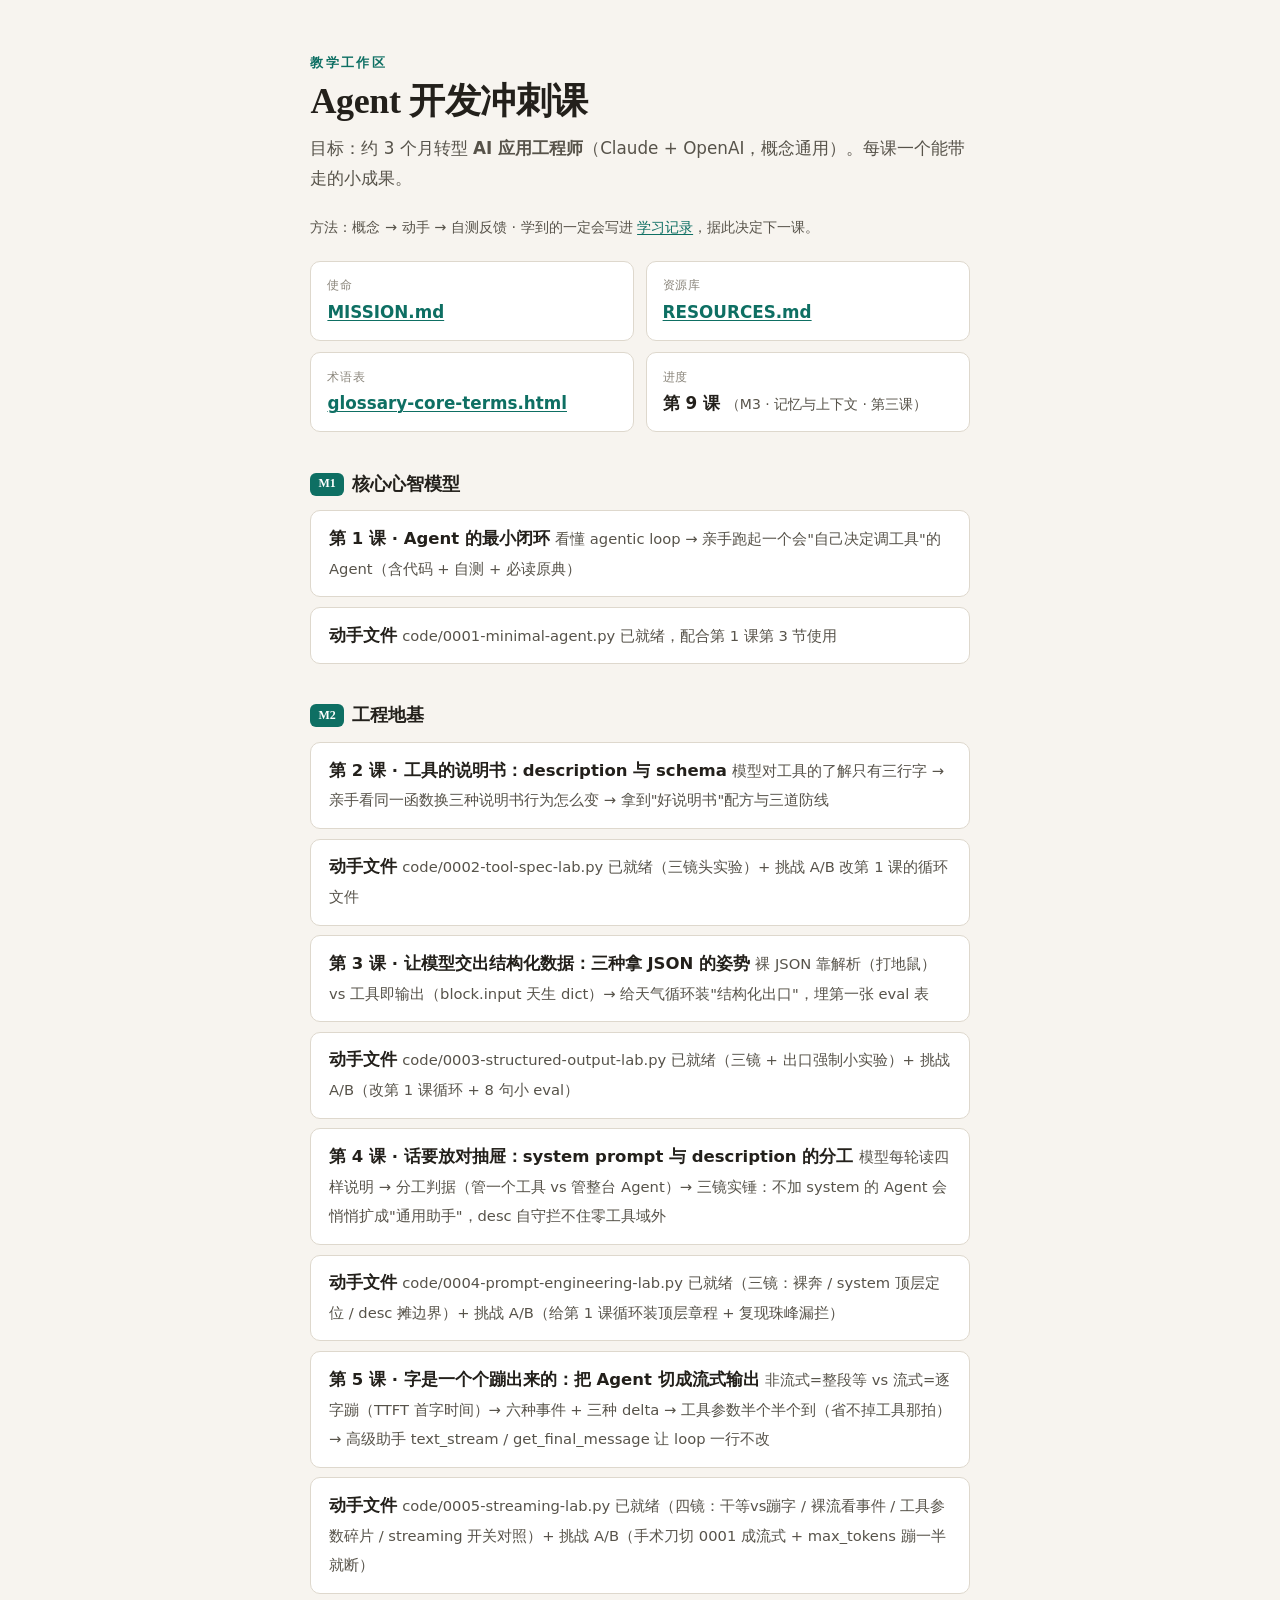
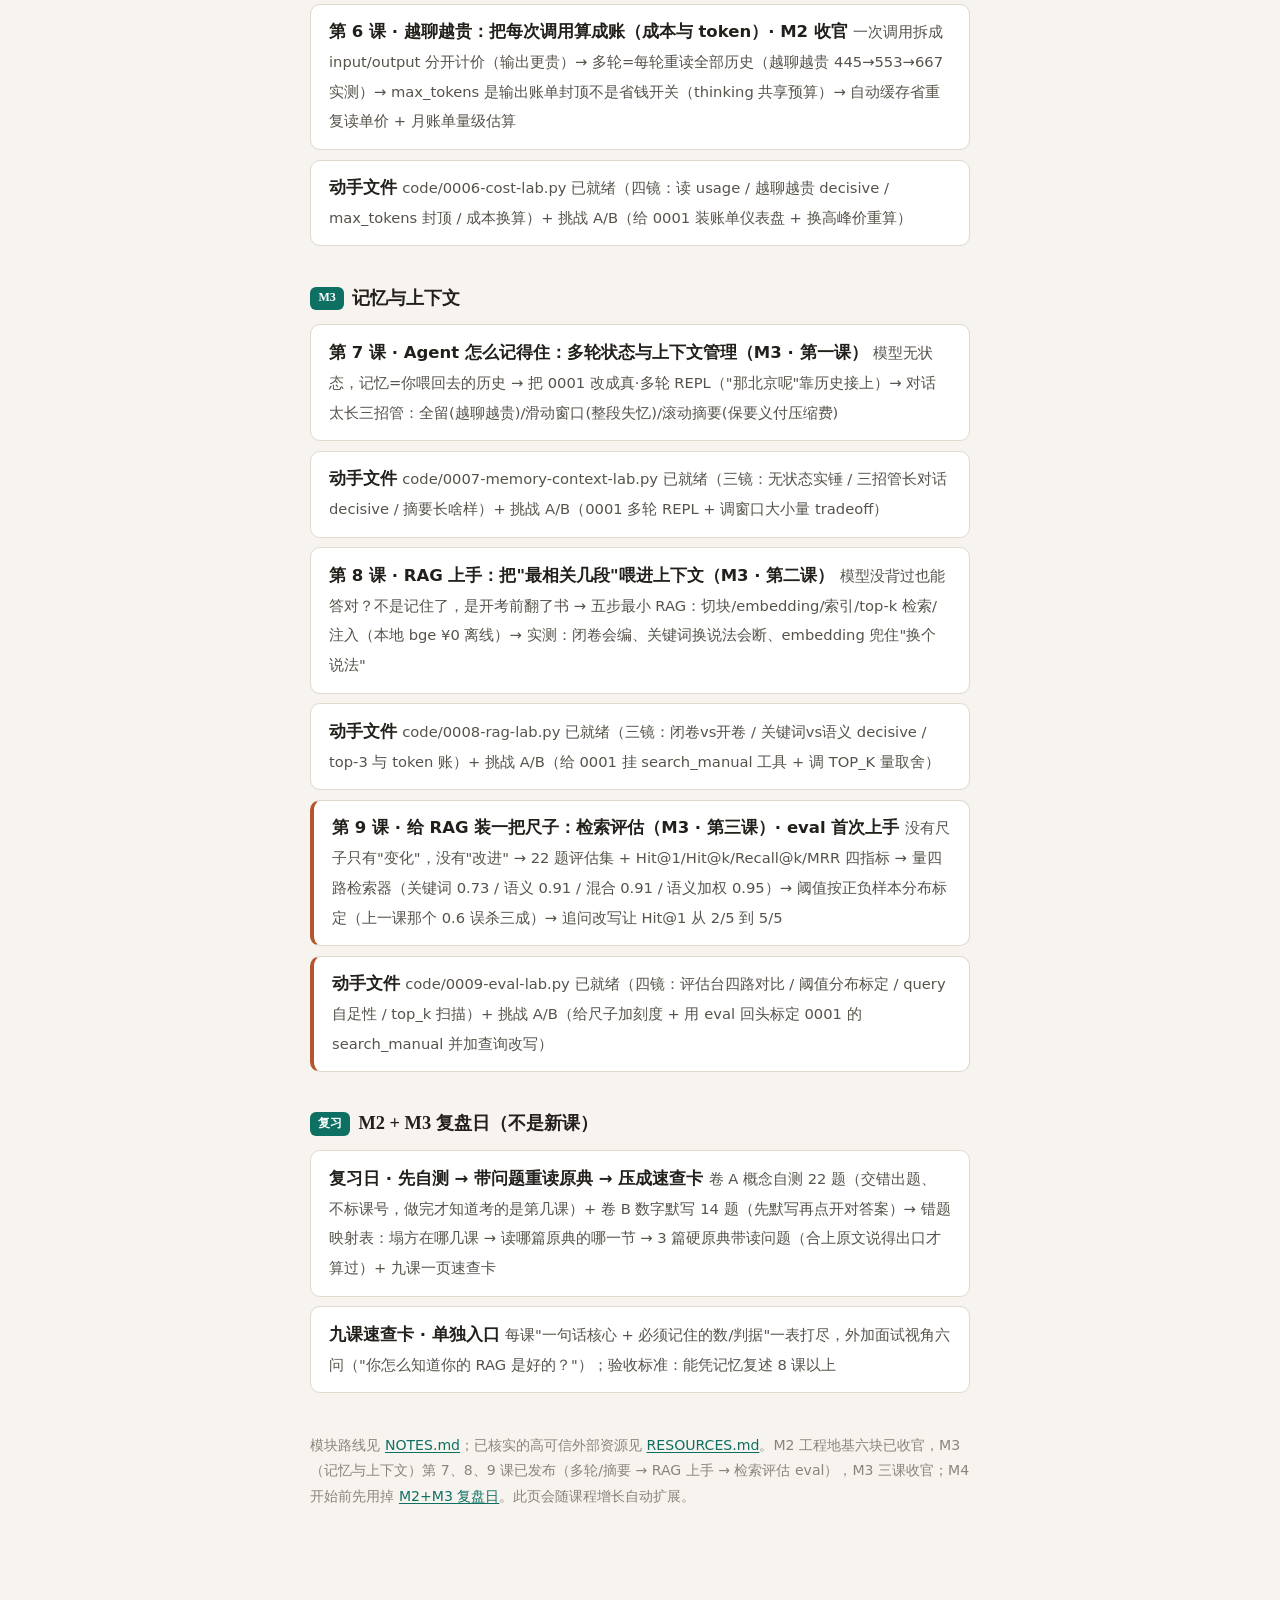
<file: index.html>
<!DOCTYPE html>
<html lang="zh-CN">
<head>
<meta charset="UTF-8">
<meta name="viewport" content="width=device-width, initial-scale=1.0">
<title>Agent 开发冲刺课 · 首页</title>
<link rel="stylesheet" href="assets/lesson.css">
<style>
  .home-meta { font-size: 0.9rem; color: var(--ink-soft); }
  .module { margin-top: 2.2rem; }
  .module h3 { font-family: var(--serif); font-size: 1.15rem; display: flex; align-items: center; gap: .5rem; }
  .module h3 .m { background: var(--accent); color: #fff; border-radius: 6px; padding: .05rem .5rem; font-size: .75rem; }
  .card { display: block; background: var(--card); border: 1px solid var(--rule); border-radius: 10px; padding: .8rem 1.1rem; margin: .6rem 0; text-decoration: none; color: var(--ink); }
  .card:hover { border-color: var(--accent); }
  .card .t { font-weight: 700; }
  .card .d { font-size: .92rem; color: var(--ink-soft); }
  .card.now { border-left: 4px solid var(--rust); }
  .card.later { opacity: .55; }
  ul.plain { list-style: none; padding: 0; }
  .status-grid { display: grid; grid-template-columns: repeat(auto-fit, minmax(240px,1fr)); gap: .7rem; margin: 1.2rem 0; }
  .stat { background: var(--card); border: 1px solid var(--rule); border-radius: 10px; padding: .8rem 1rem; }
  .stat .k { font-size: .78rem; color: var(--muted); letter-spacing: .05em; }
  .stat .v { font-weight: 700; font-size: 1.05rem; }
  .stat .v small { font-weight: 400; color: var(--ink-soft); }
</style>
</head>
<body>
<div class="lesson">

  <div class="lesson-kicker">教学工作区</div>
  <h1 class="lesson-title">Agent 开发冲刺课</h1>
  <p class="lesson-sub">目标：约 3 个月转型 <b>AI 应用工程师</b>（Claude + OpenAI，概念通用）。每课一个能带走的小成果。</p>
  <p class="home-meta">方法：概念 → 动手 → 自测反馈 · 学到的一定会写进 <a href="learning-records/">学习记录</a>，据此决定下一课。</p>

  <div class="status-grid">
    <div class="stat"><div class="k">使命</div><div class="v"><a href="MISSION.md">MISSION.md</a></div></div>
    <div class="stat"><div class="k">资源库</div><div class="v"><a href="RESOURCES.md">RESOURCES.md</a></div></div>
    <div class="stat"><div class="k">术语表</div><div class="v"><a href="reference/glossary-core-terms.html">glossary-core-terms.html</a></div></div>
    <div class="stat"><div class="k">进度</div><div class="v">第 9 课 <small>（M3 · 记忆与上下文 · 第三课）</small></div></div>
  </div>

  <div class="module">
    <h3><span class="m">M1</span>核心心智模型</h3>
    <a class="card" href="lessons/0001-the-agentic-loop.html">
      <span class="t">第 1 课 · Agent 的最小闭环</span>
      <span class="d">看懂 agentic loop → 亲手跑起一个会"自己决定调工具"的 Agent（含代码 + 自测 + 必读原典）</span>
    </a>
    <a class="card" href="lessons/0001-the-agentic-loop.html#hands-on">
      <span class="t">动手文件</span>
      <span class="d">code/0001-minimal-agent.py 已就绪，配合第 1 课第 3 节使用</span>
    </a>
  </div>

  <div class="module">
    <h3><span class="m">M2</span>工程地基</h3>
    <a class="card" href="lessons/0002-the-tool-spec.html">
      <span class="t">第 2 课 · 工具的说明书：description 与 schema</span>
      <span class="d">模型对工具的了解只有三行字 → 亲手看同一函数换三种说明书行为怎么变 → 拿到"好说明书"配方与三道防线</span>
    </a>
    <a class="card" href="lessons/0002-the-tool-spec.html#hands-on">
      <span class="t">动手文件</span>
      <span class="d">code/0002-tool-spec-lab.py 已就绪（三镜头实验）+ 挑战 A/B 改第 1 课的循环文件</span>
    </a>
    <a class="card" href="lessons/0003-structured-output.html">
      <span class="t">第 3 课 · 让模型交出结构化数据：三种拿 JSON 的姿势</span>
      <span class="d">裸 JSON 靠解析（打地鼠）vs 工具即输出（block.input 天生 dict）→ 给天气循环装"结构化出口"，埋第一张 eval 表</span>
    </a>
    <a class="card" href="lessons/0003-structured-output.html#hands-on">
      <span class="t">动手文件</span>
      <span class="d">code/0003-structured-output-lab.py 已就绪（三镜 + 出口强制小实验）+ 挑战 A/B（改第 1 课循环 + 8 句小 eval）</span>
    </a>
    <a class="card" href="lessons/0004-prompt-engineering.html">
      <span class="t">第 4 课 · 话要放对抽屉：system prompt 与 description 的分工</span>
      <span class="d">模型每轮读四样说明 → 分工判据（管一个工具 vs 管整台 Agent）→ 三镜实锤：不加 system 的 Agent 会悄悄扩成"通用助手"，desc 自守拦不住零工具域外</span>
    </a>
    <a class="card" href="lessons/0004-prompt-engineering.html#hands-on">
      <span class="t">动手文件</span>
      <span class="d">code/0004-prompt-engineering-lab.py 已就绪（三镜：裸奔 / system 顶层定位 / desc 摊边界）+ 挑战 A/B（给第 1 课循环装顶层章程 + 复现珠峰漏拦）</span>
    </a>
    <a class="card" href="lessons/0005-streaming.html">
      <span class="t">第 5 课 · 字是一个个蹦出来的：把 Agent 切成流式输出</span>
      <span class="d">非流式=整段等 vs 流式=逐字蹦（TTFT 首字时间）→ 六种事件 + 三种 delta → 工具参数半个半个到（省不掉工具那拍）→ 高级助手 text_stream / get_final_message 让 loop 一行不改</span>
    </a>
    <a class="card" href="lessons/0005-streaming.html#hands-on">
      <span class="t">动手文件</span>
      <span class="d">code/0005-streaming-lab.py 已就绪（四镜：干等vs蹦字 / 裸流看事件 / 工具参数碎片 / streaming 开关对照）+ 挑战 A/B（手术刀切 0001 成流式 + max_tokens 蹦一半就断）</span>
    </a>
    <a class="card" href="lessons/0006-cost-tokens.html">
      <span class="t">第 6 课 · 越聊越贵：把每次调用算成账（成本与 token）· M2 收官</span>
      <span class="d">一次调用拆成 input/output 分开计价（输出更贵）→ 多轮=每轮重读全部历史（越聊越贵 445→553→667 实测）→ max_tokens 是输出账单封顶不是省钱开关（thinking 共享预算）→ 自动缓存省重复读单价 + 月账单量级估算</span>
    </a>
    <a class="card" href="lessons/0006-cost-tokens.html#hands-on">
      <span class="t">动手文件</span>
      <span class="d">code/0006-cost-lab.py 已就绪（四镜：读 usage / 越聊越贵 decisive / max_tokens 封顶 / 成本换算）+ 挑战 A/B（给 0001 装账单仪表盘 + 换高峰价重算）</span>
    </a>
  </div>

  <div class="module">
    <h3><span class="m">M3</span>记忆与上下文</h3>
    <a class="card" href="lessons/0007-memory-context.html">
      <span class="t">第 7 课 · Agent 怎么记得住：多轮状态与上下文管理（M3 · 第一课）</span>
      <span class="d">模型无状态，记忆=你喂回去的历史 → 把 0001 改成真·多轮 REPL（"那北京呢"靠历史接上）→ 对话太长三招管：全留(越聊越贵)/滑动窗口(整段失忆)/滚动摘要(保要义付压缩费)</span>
    </a>
    <a class="card" href="lessons/0007-memory-context.html#hands-on">
      <span class="t">动手文件</span>
      <span class="d">code/0007-memory-context-lab.py 已就绪（三镜：无状态实锤 / 三招管长对话 decisive / 摘要长啥样）+ 挑战 A/B（0001 多轮 REPL + 调窗口大小量 tradeoff）</span>
    </a>
    <a class="card" href="lessons/0008-rag-intro.html">
      <span class="t">第 8 课 · RAG 上手：把"最相关几段"喂进上下文（M3 · 第二课）</span>
      <span class="d">模型没背过也能答对？不是记住了，是开考前翻了书 → 五步最小 RAG：切块/embedding/索引/top-k 检索/注入（本地 bge ¥0 离线）→ 实测：闭卷会编、关键词换说法会断、embedding 兜住"换个说法"</span>
    </a>
    <a class="card" href="lessons/0008-rag-intro.html#hands-on">
      <span class="t">动手文件</span>
      <span class="d">code/0008-rag-lab.py 已就绪（三镜：闭卷vs开卷 / 关键词vs语义 decisive / top-3 与 token 账）+ 挑战 A/B（给 0001 挂 search_manual 工具 + 调 TOP_K 量取舍）</span>
    </a>
    <a class="card now" href="lessons/0009-retrieval-eval.html">
      <span class="t">第 9 课 · 给 RAG 装一把尺子：检索评估（M3 · 第三课）· eval 首次上手</span>
      <span class="d">没有尺子只有"变化"，没有"改进" → 22 题评估集 + Hit@1/Hit@k/Recall@k/MRR 四指标 → 量四路检索器（关键词 0.73 / 语义 0.91 / 混合 0.91 / 语义加权 0.95）→ 阈值按正负样本分布标定（上一课那个 0.6 误杀三成）→ 追问改写让 Hit@1 从 2/5 到 5/5</span>
    </a>
    <a class="card now" href="lessons/0009-retrieval-eval.html#hands-on">
      <span class="t">动手文件</span>
      <span class="d">code/0009-eval-lab.py 已就绪（四镜：评估台四路对比 / 阈值分布标定 / query 自足性 / top_k 扫描）+ 挑战 A/B（给尺子加刻度 + 用 eval 回头标定 0001 的 search_manual 并加查询改写）</span>
    </a>
  </div>

  <div class="module">
    <h3><span class="m">复习</span>M2 + M3 复盘日（不是新课）</h3>
    <a class="card" href="reference/m2-m3-review.html">
      <span class="t">复习日 · 先自测 → 带问题重读原典 → 压成速查卡</span>
      <span class="d">卷 A 概念自测 22 题（交错出题、不标课号，做完才知道考的是第几课）+ 卷 B 数字默写 14 题（先默写再点开对答案）→ 错题映射表：塌方在哪几课 → 读哪篇原典的哪一节 → 3 篇硬原典带读问题（合上原文说得出口才算过）+ 九课一页速查卡</span>
    </a>
    <a class="card" href="reference/m2-m3-review.html#cheatsheet">
      <span class="t">九课速查卡 · 单独入口</span>
      <span class="d">每课"一句话核心 + 必须记住的数/判据"一表打尽，外加面试视角六问（"你怎么知道你的 RAG 是好的？"）；验收标准：能凭记忆复述 8 课以上</span>
    </a>
  </div>

  <p class="fn" style="margin-top:2.5rem">模块路线见 <a href="NOTES.md">NOTES.md</a>；已核实的高可信外部资源见 <a href="RESOURCES.md">RESOURCES.md</a>。M2 工程地基六块已收官，M3（记忆与上下文）第 7、8、9 课已发布（多轮/摘要 → RAG 上手 → 检索评估 eval），M3 三课收官；M4 开始前先用掉 <a href="reference/m2-m3-review.html">M2+M3 复盘日</a>。此页会随课程增长自动扩展。</p>
</div>
</body>
</html>
</file>
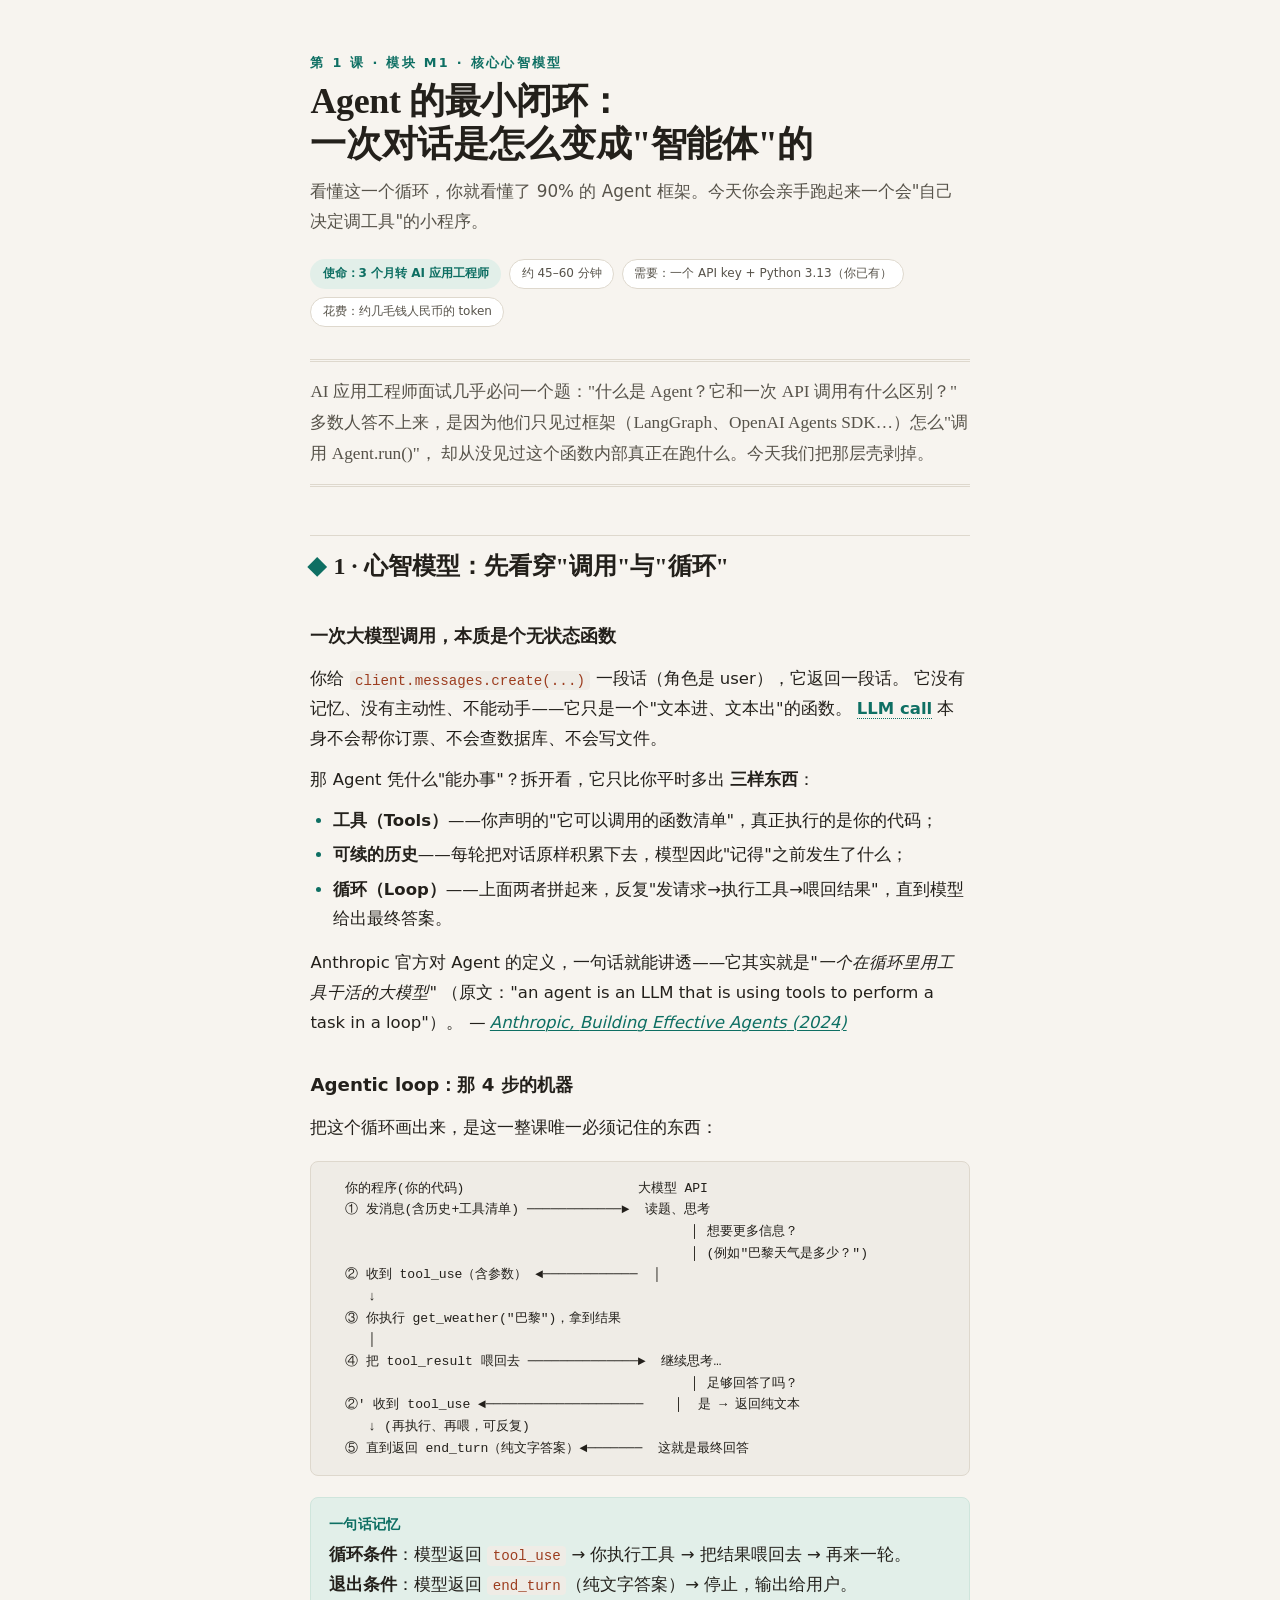
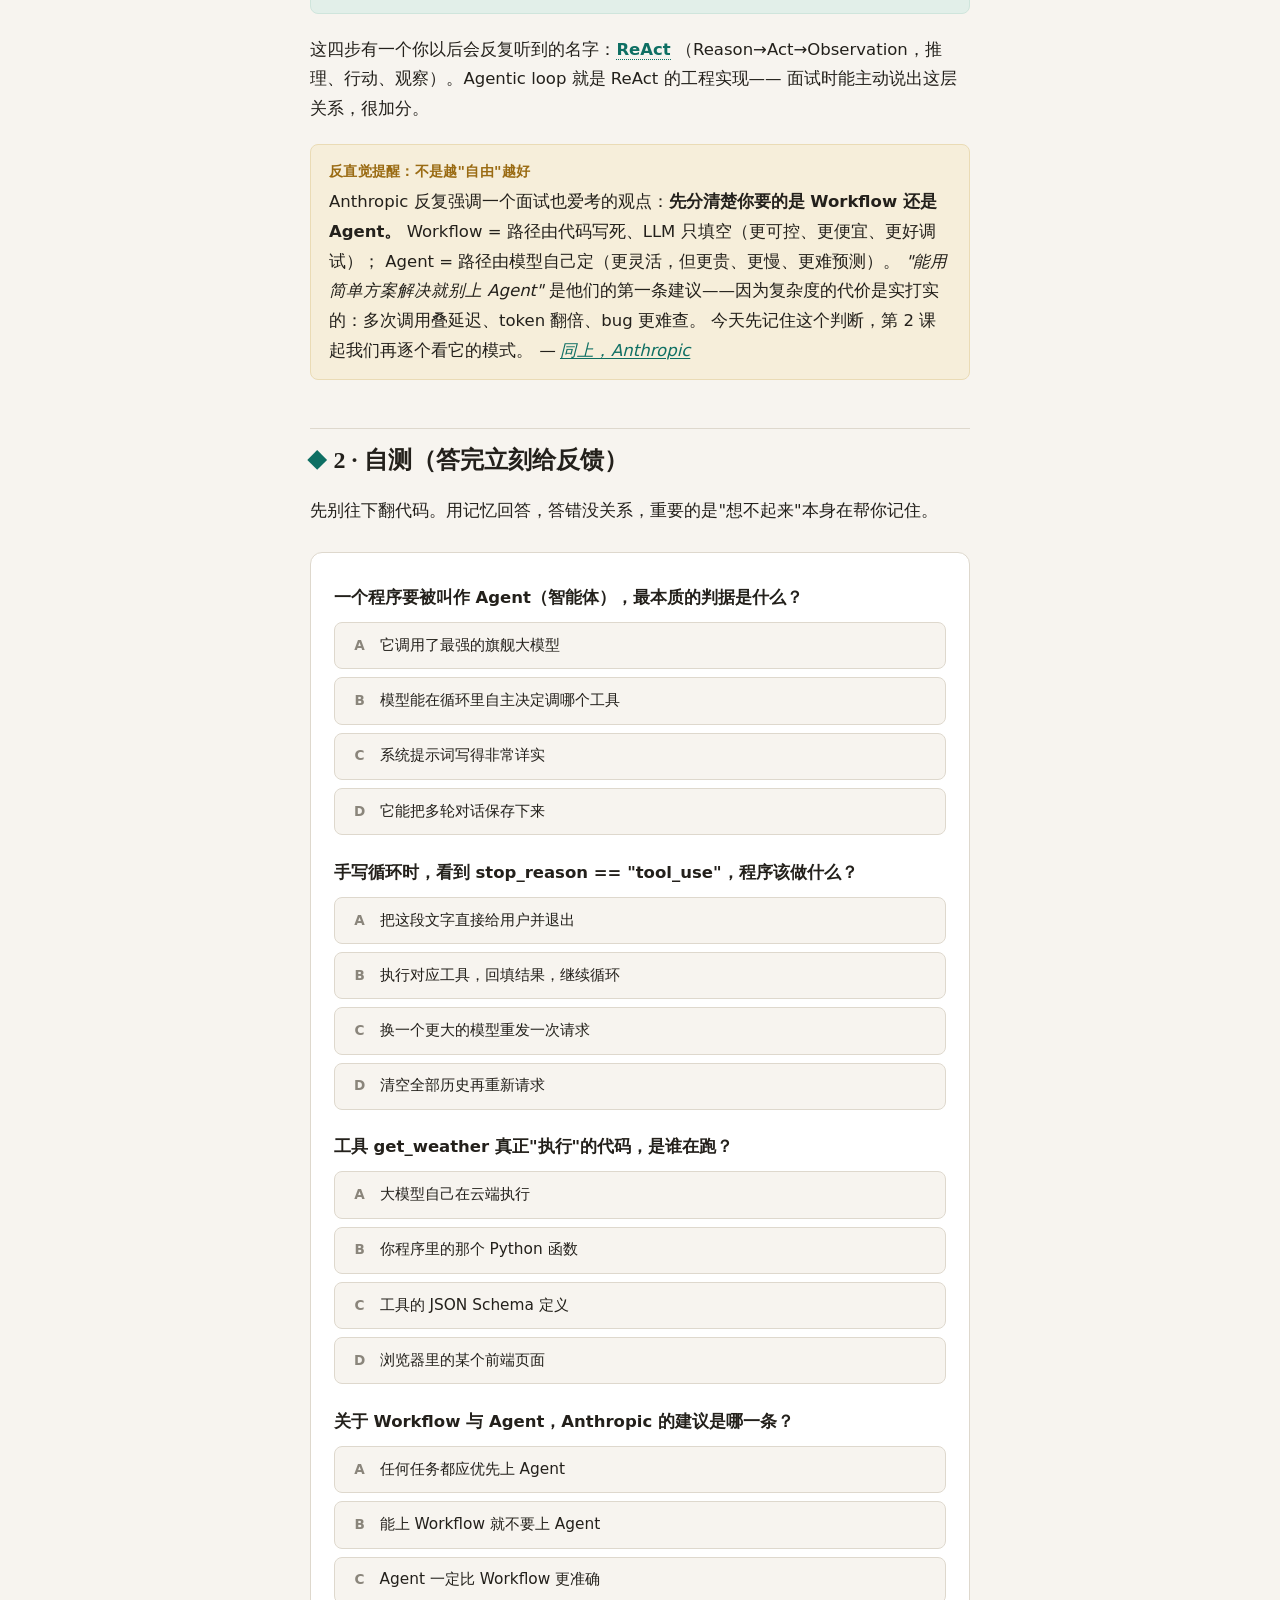
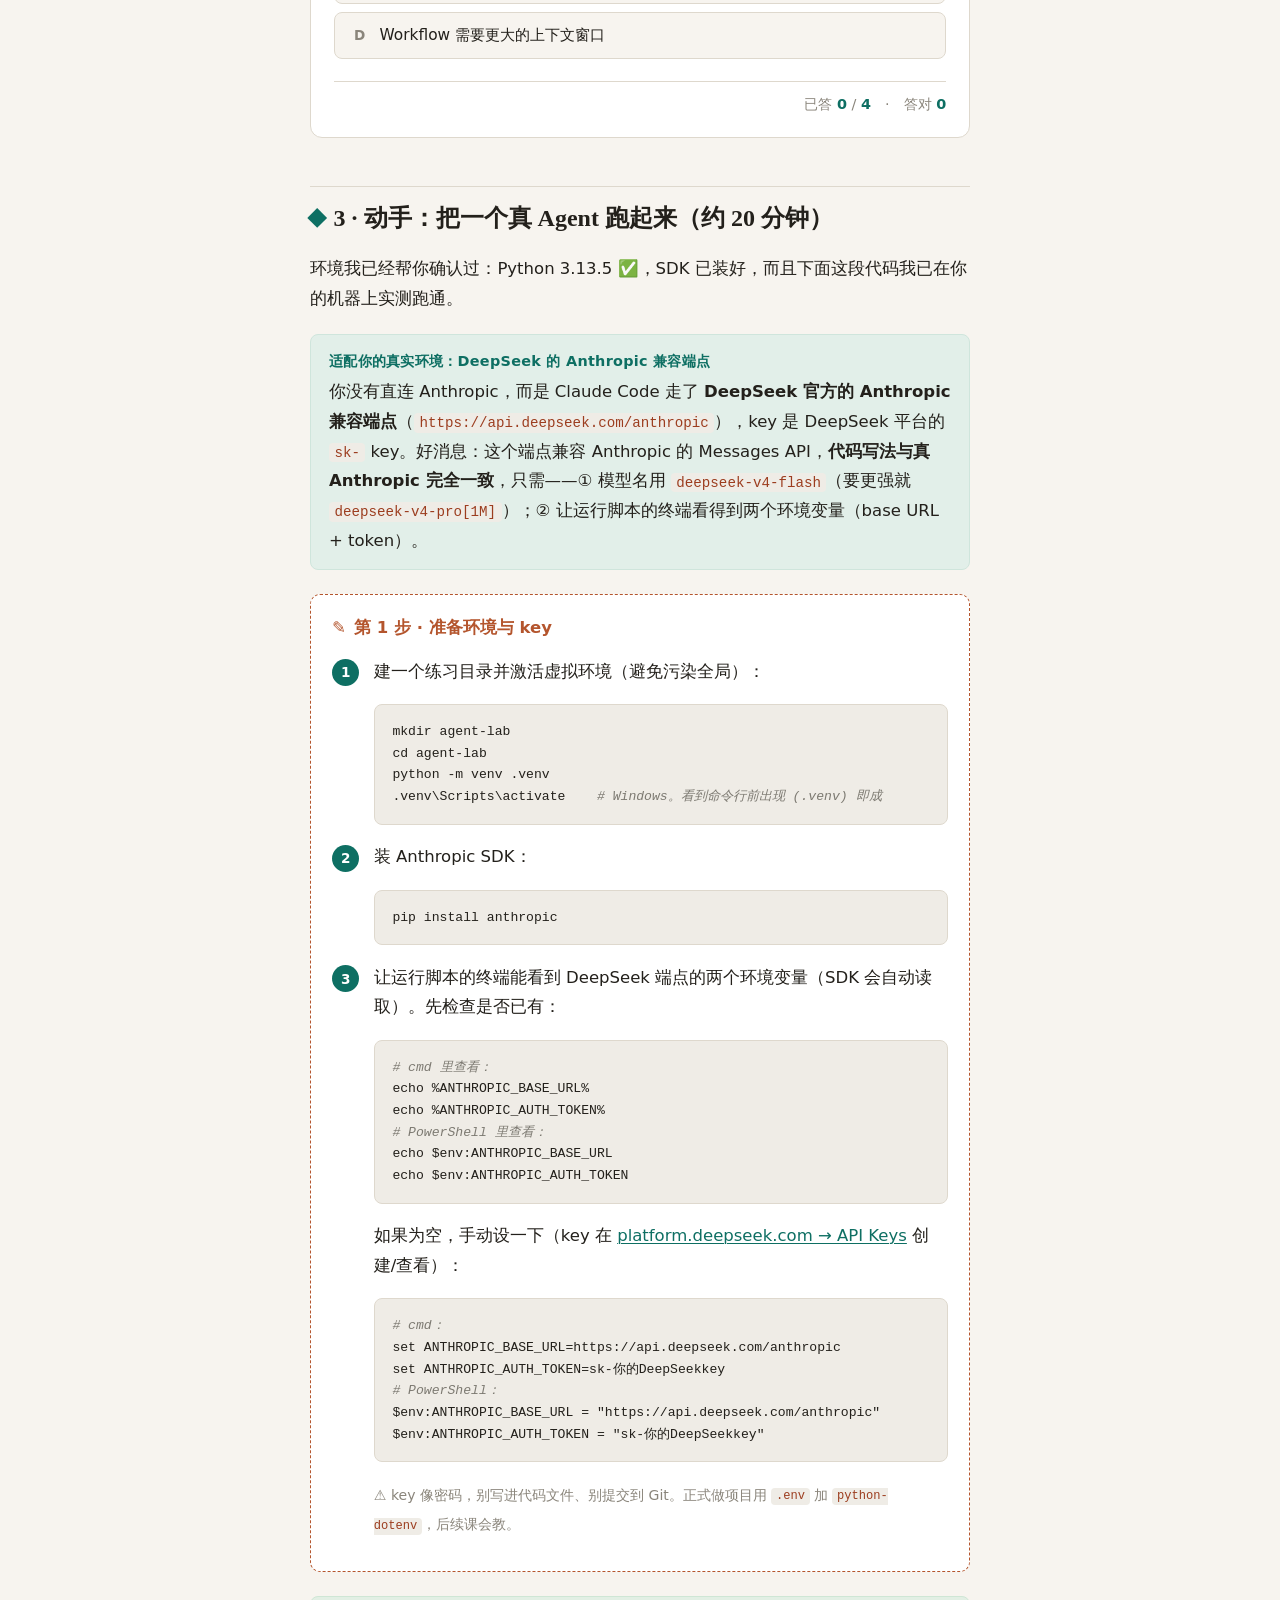
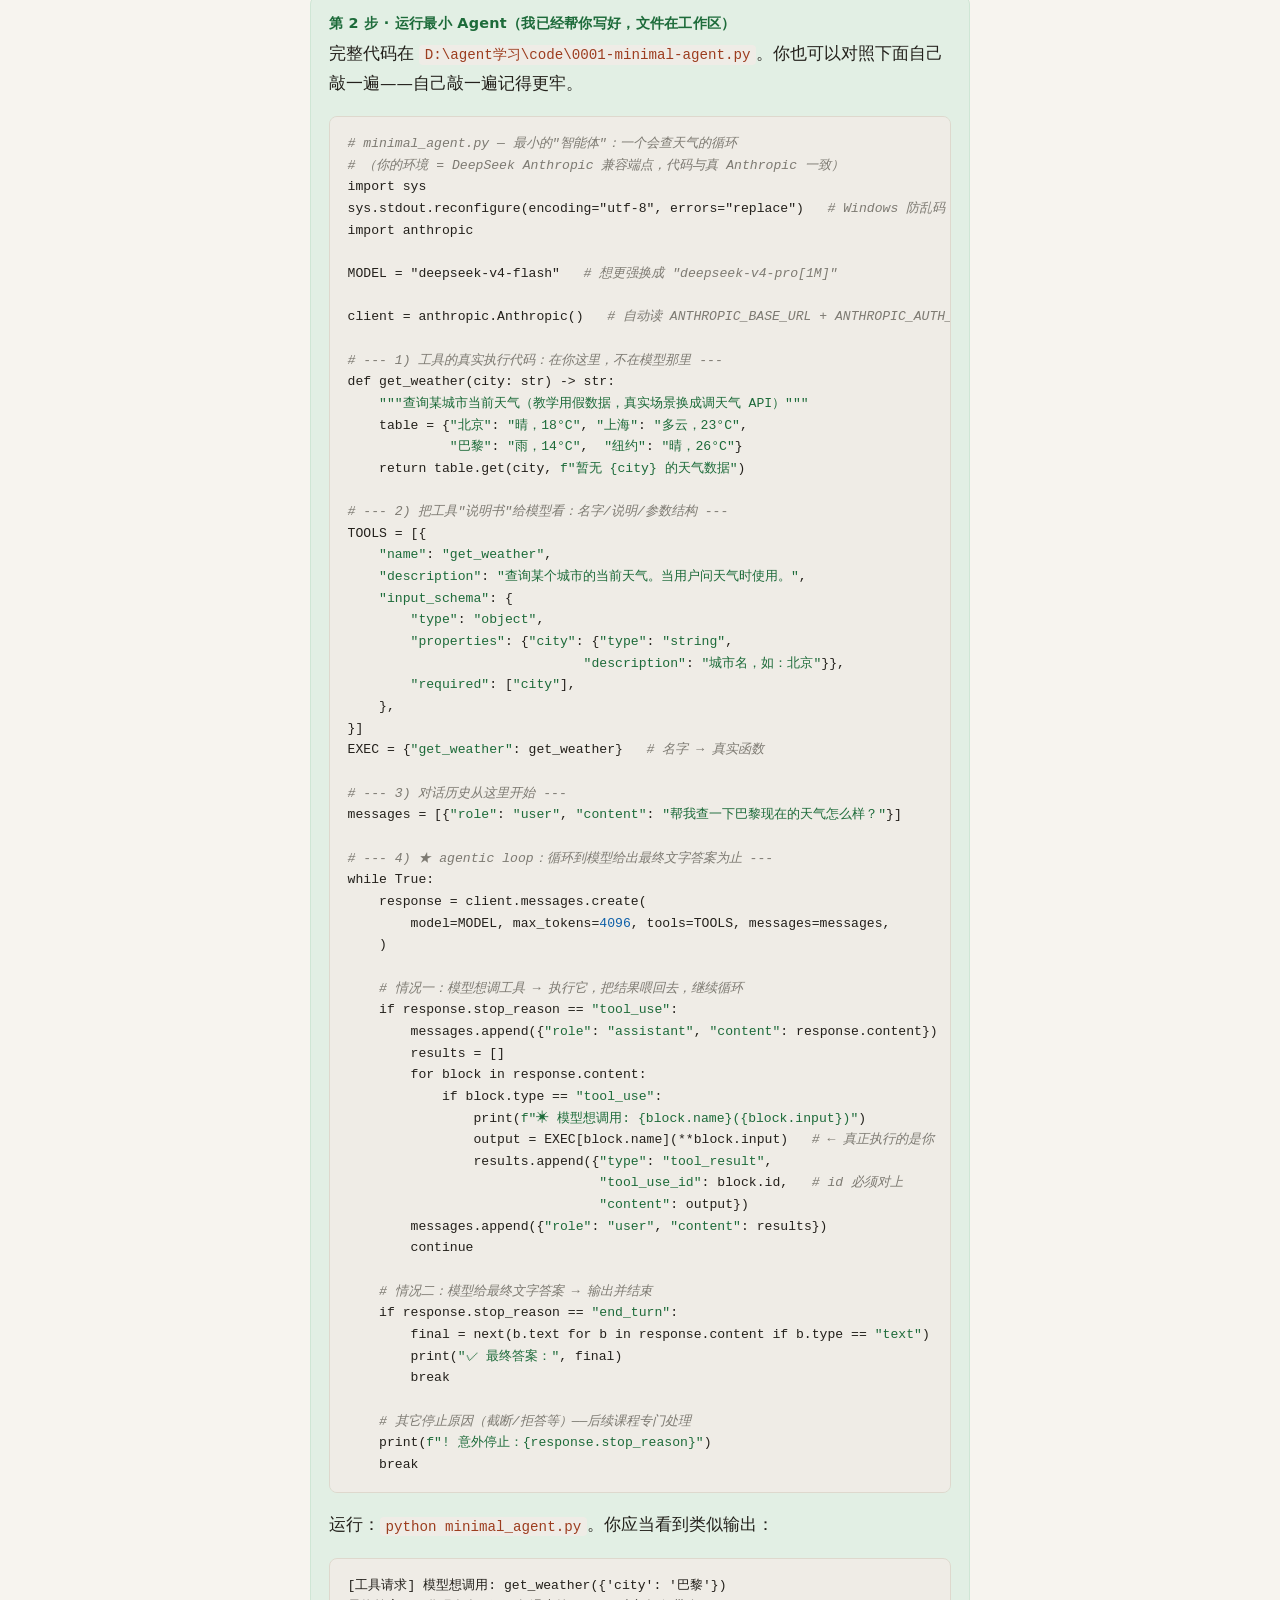
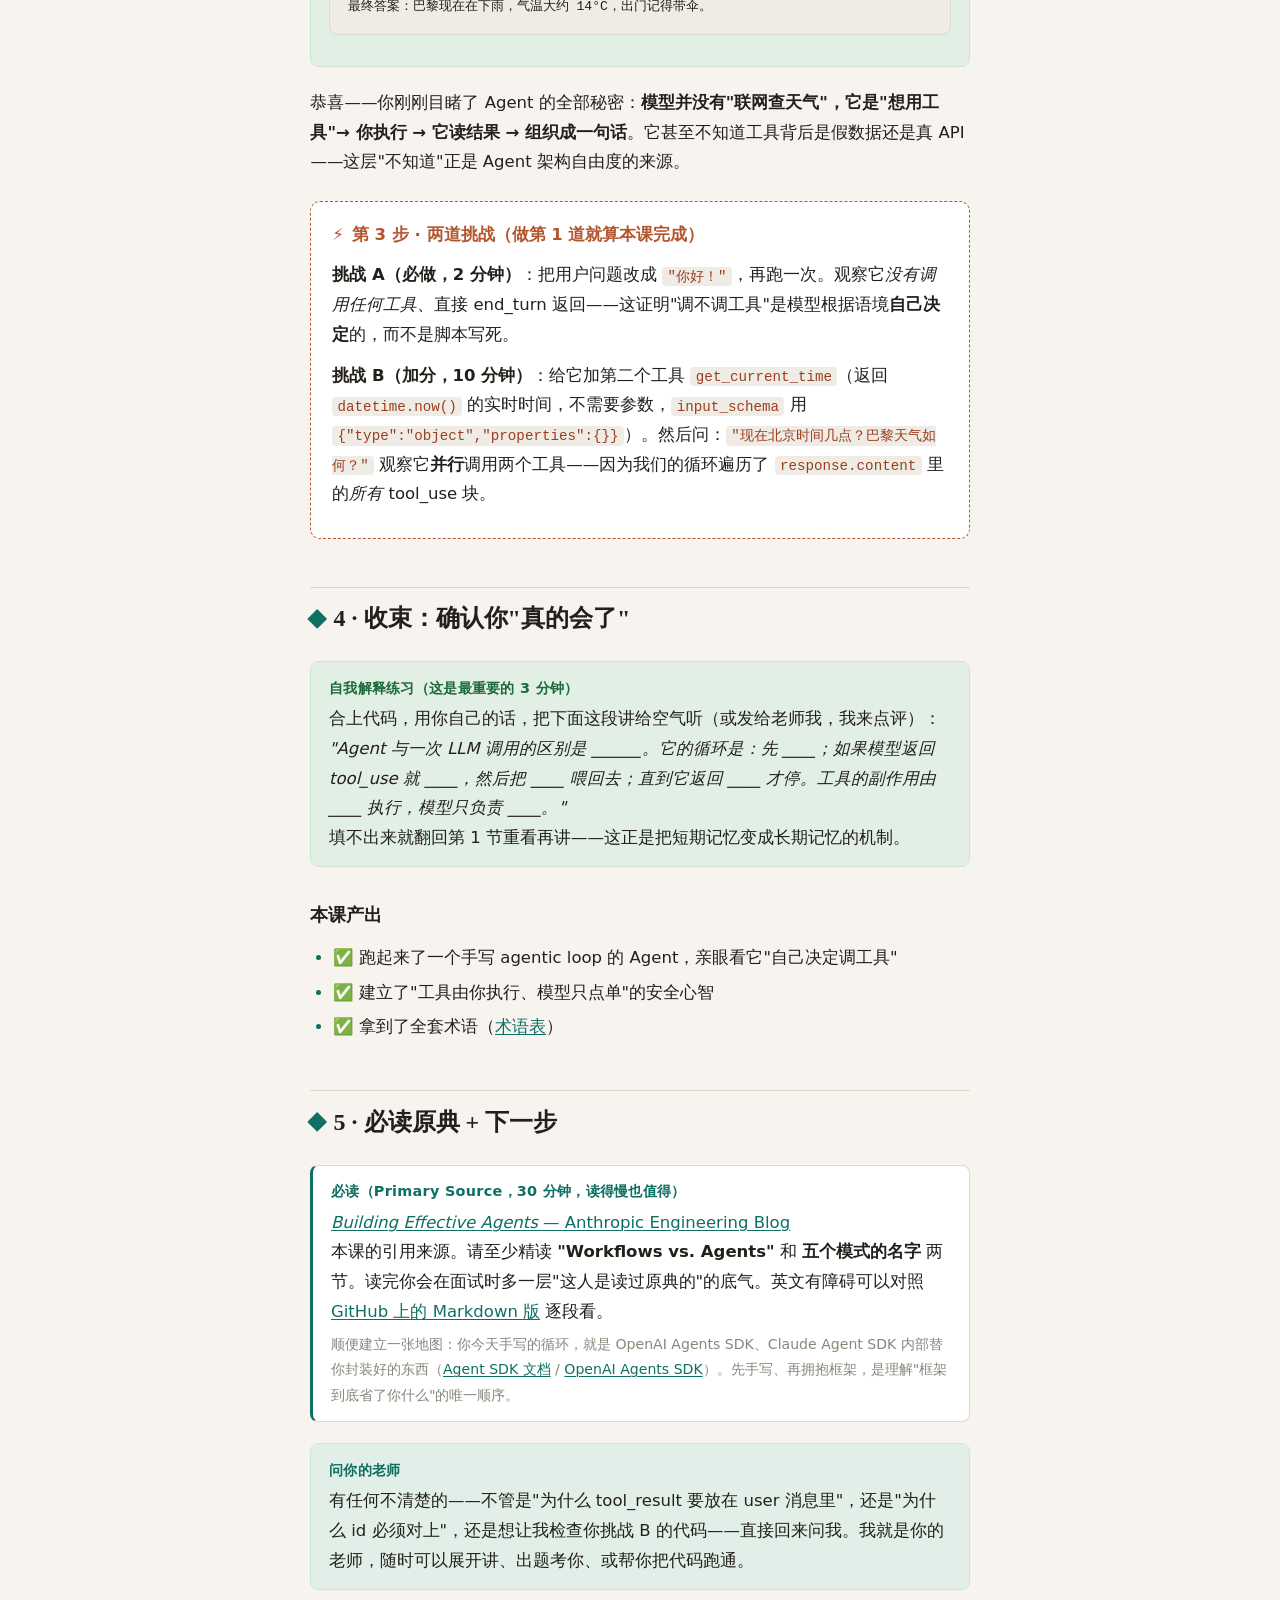
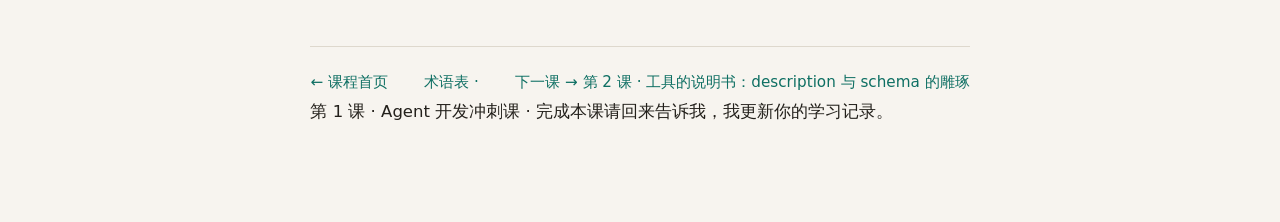
<file: lessons/0001-the-agentic-loop.html>
<!DOCTYPE html>
<html lang="zh-CN">
<head>
<meta charset="UTF-8">
<meta name="viewport" content="width=device-width, initial-scale=1.0">
<title>第 1 课 · Agent 的最小闭环</title>
<link rel="stylesheet" href="../assets/lesson.css">
</head>
<body>
<div class="lesson">

  <!-- ============ 页眉 ============ -->
  <div class="lesson-kicker">第 1 课 · 模块 M1 · 核心心智模型</div>
  <h1 class="lesson-title">Agent 的最小闭环：<br>一次对话是怎么变成"智能体"的</h1>
  <p class="lesson-sub">看懂这一个循环，你就看懂了 90% 的 Agent 框架。今天你会亲手跑起来一个会"自己决定调工具"的小程序。</p>

  <div class="lesson-meta">
    <span class="chip mission">使命：3 个月转 AI 应用工程师</span>
    <span class="chip">约 45–60 分钟</span>
    <span class="chip">需要：一个 API key + Python 3.13（你已有）</span>
    <span class="chip">花费：约几毛钱人民币的 token</span>
  </div>

  <p class="lede">
    AI 应用工程师面试几乎必问一个题："什么是 Agent？它和一次 API 调用有什么区别？"
    多数人答不上来，是因为他们只见过框架（LangGraph、OpenAI Agents SDK…）怎么"调用 Agent.run()"，
    却从没见过这个函数内部真正在跑什么。今天我们把那层壳剥掉。
  </p>

  <!-- ============ 1 心智模型 ============ -->
  <h2 id="mental">1 · 心智模型：先看穿"调用"与"循环"</h2>

  <h3>一次大模型调用，本质是个无状态函数</h3>
  <p>
    你给 <code>client.messages.create(...)</code> 一段话（角色是 user），它返回一段话。
    它没有记忆、没有主动性、不能动手——它只是一个"文本进、文本出"的函数。
    <span class="term" title="见术语表">LLM call</span> 本身不会帮你订票、不会查数据库、不会写文件。
  </p>

  <p>
    那 Agent 凭什么"能办事"？拆开看，它只比你平时多出 <strong>三样东西</strong>：
  </p>
  <ul>
    <li><strong>工具（Tools）</strong>——你声明的"它可以调用的函数清单"，真正执行的是你的代码；</li>
    <li><strong>可续的历史</strong>——每轮把对话原样积累下去，模型因此"记得"之前发生了什么；</li>
    <li><strong>循环（Loop）</strong>——上面两者拼起来，反复"发请求→执行工具→喂回结果"，直到模型给出最终答案。</li>
  </ul>

  <p>
    Anthropic 官方对 Agent 的定义，一句话就能讲透——它其实就是"<em>一个在循环里用工具干活的大模型</em>"
    （原文："an agent is an LLM that is using tools to perform a task in a loop"）。
    <cite>— <a href="https://www.anthropic.com/engineering/building-effective-agents">Anthropic, <i>Building Effective Agents</i> (2024)</a></cite>
  </p>

  <h3>Agentic loop：那 4 步的机器</h3>
  <p>把这个循环画出来，是这一整课唯一必须记住的东西：</p>

<pre>
  你的程序(你的代码)                      大模型 API
  ① 发消息(含历史+工具清单) ────────────►  读题、思考
                                              │ 想要更多信息？
                                              │ (例如"巴黎天气是多少？")
  ② 收到 tool_use（含参数） ◄────────────  │
     ↓
  ③ 你执行 get_weather("巴黎")，拿到结果
     │
  ④ 把 tool_result 喂回去 ──────────────►  继续思考…
                                              │ 足够回答了吗？
  ②' 收到 tool_use ◄────────────────────    │  是 → 返回纯文本
     ↓ (再执行、再喂，可反复)
  ⑤ 直到返回 end_turn（纯文字答案）◄───────  这就是最终回答
</pre>

  <div class="callout info">
    <span class="t">一句话记忆</span>
    <p><strong>循环条件</strong>：模型返回 <code>tool_use</code> → 你执行工具 → 把结果喂回去 → 再来一轮。<br>
    <strong>退出条件</strong>：模型返回 <code>end_turn</code>（纯文字答案）→ 停止，输出给用户。</p>
  </div>

  <p>
    这四步有一个你以后会反复听到的名字：<span class="term" title="见术语表">ReAct</span>
    （Reason→Act→Observation，推理、行动、观察）。Agentic loop 就是 ReAct 的工程实现——
    面试时能主动说出这层关系，很加分。
  </p>

  <div class="callout warn">
    <span class="t">反直觉提醒：不是越"自由"越好</span>
    <p>
      Anthropic 反复强调一个面试也爱考的观点：<strong>先分清楚你要的是 Workflow 还是 Agent。</strong>
      Workflow = 路径由代码写死、LLM 只填空（更可控、更便宜、更好调试）；
      Agent = 路径由模型自己定（更灵活，但更贵、更慢、更难预测）。
      <em>"能用简单方案解决就别上 Agent"</em> 是他们的第一条建议——因为复杂度的代价是实打实的：多次调用叠延迟、token 翻倍、bug 更难查。
      今天先记住这个判断，第 2 课起我们再逐个看它的模式。
      <cite>— <a href="https://www.anthropic.com/engineering/building-effective-agents">同上，Anthropic</a></cite>
    </p>
  </div>

  <!-- ============ 2 自测 ============ -->
  <h2 id="quiz">2 · 自测（答完立刻给反馈）</h2>
  <p>先别往下翻代码。用记忆回答，答错没关系，重要的是"想不起来"本身在帮你记住。</p>

  <div class="quiz">
    <div class="q">
      <p class="q-text">一个程序要被叫作 Agent（智能体），最本质的判据是什么？</p>
      <div class="opts">
        <button class="opt" data-correct="false" data-explain="模型强不强不是判据——一个只会答一次的强模型依然不是 Agent。">
          <span class="tag">A</span><span>它调用了最强的旗舰大模型</span>
        </button>
        <button class="opt" data-correct="true" data-explain="对。核心是“循环 + 模型自主决定是否调工具”，路径不由代码写死。">
          <span class="tag">B</span><span>模型能在循环里自主决定调哪个工具</span>
        </button>
        <button class="opt" data-correct="false" data-explain="提示词再细，也只是“一次调用”做得更好，不是 Agent。">
          <span class="tag">C</span><span>系统提示词写得非常详实</span>
        </button>
        <button class="opt" data-correct="false" data-explain="能存多轮对话只是“记忆”模块，单靠它构不成 Agent。">
          <span class="tag">D</span><span>它能把多轮对话保存下来</span>
        </button>
      </div>
    </div>

    <div class="q">
      <p class="q-text">手写循环时，看到 stop_reason == "tool_use"，程序该做什么？</p>
      <div class="opts">
        <button class="opt" data-correct="false" data-explain="还没到输出的时候——模型是要调工具，不是要回答你。">
          <span class="tag">A</span><span>把这段文字直接给用户并退出</span>
        </button>
        <button class="opt" data-correct="true" data-explain="对。执行模型点名的工具，把 tool_result 按 id 喂回去，然后 continue 继续下一轮。">
          <span class="tag">B</span><span>执行对应工具，回填结果，继续循环</span>
        </button>
        <button class="opt" data-correct="false" data-explain="换模型不解决问题——它本来就想调工具，你得让它“调用完”。">
          <span class="tag">C</span><span>换一个更大的模型重发一次请求</span>
        </button>
        <button class="opt" data-correct="false" data-explain="清历史会丢掉前文，模型更答不对，而且这不是处理工具调用的方式。">
          <span class="tag">D</span><span>清空全部历史再重新请求</span>
        </button>
      </div>
    </div>

    <div class="q">
      <p class="q-text">工具 get_weather 真正"执行"的代码，是谁在跑？</p>
      <div class="opts">
        <button class="opt" data-correct="false" data-explain="大模型只“点单”不“做菜”——它返回参数，由你的程序执行。">
          <span class="tag">A</span><span>大模型自己在云端执行</span>
        </button>
        <button class="opt" data-correct="true" data-explain="对。工具 = 你注册给模型的函数，真正跑的是你进程里的 Python 函数。这也是安全边界所在。">
          <span class="tag">B</span><span>你程序里的那个 Python 函数</span>
        </button>
        <button class="opt" data-correct="false" data-explain="JSON Schema 只是“说明书”，描述参数，不执行任何东西。">
          <span class="tag">C</span><span>工具的 JSON Schema 定义</span>
        </button>
        <button class="opt" data-correct="false" data-explain="与浏览器无关；即便有前端，干活的仍是你的后端代码。">
          <span class="tag">D</span><span>浏览器里的某个前端页面</span>
        </button>
      </div>
    </div>

    <div class="q">
      <p class="q-text">关于 Workflow 与 Agent，Anthropic 的建议是哪一条？</p>
      <div class="opts">
        <button class="opt" data-correct="false" data-explain="正相反——复杂度有实打实代价（延迟、token、难调试）。">
          <span class="tag">A</span><span>任何任务都应优先上 Agent</span>
        </button>
        <button class="opt" data-correct="true" data-explain="对。先上最简方案，用评估证明确有需要，再升级到 Agent。">
          <span class="tag">B</span><span>能上 Workflow 就不要上 Agent</span>
        </button>
        <button class="opt" data-correct="false" data-explain="灵活 ≠ 更准。对固定任务，写死路径的 Workflow 往往更稳定可预测。">
          <span class="tag">C</span><span>Agent 一定比 Workflow 更准确</span>
        </button>
        <button class="opt" data-correct="false" data-explain="跟上下文窗口大小没关系，是“谁在定路径”的区别。">
          <span class="tag">D</span><span>Workflow 需要更大的上下文窗口</span>
        </button>
      </div>
    </div>
  </div>

  <!-- ============ 3 动手 ============ -->
  <h2 id="hands-on">3 · 动手：把一个真 Agent 跑起来（约 20 分钟）</h2>
  <p>环境我已经帮你确认过：Python 3.13.5 ✅，SDK 已装好，而且下面这段代码我已在你的机器上实测跑通。</p>

  <div class="callout info">
    <span class="t">适配你的真实环境：DeepSeek 的 Anthropic 兼容端点</span>
    <p>你没有直连 Anthropic，而是 Claude Code 走了 <b>DeepSeek 官方的 Anthropic 兼容端点</b>（<code>https://api.deepseek.com/anthropic</code>），key 是 DeepSeek 平台的 <code>sk-</code> key。好消息：这个端点兼容 Anthropic 的 Messages API，<b>代码写法与真 Anthropic 完全一致</b>，只需——① 模型名用 <code>deepseek-v4-flash</code>（要更强就 <code>deepseek-v4-pro[1M]</code>）；② 让运行脚本的终端看得到两个环境变量（base URL + token）。</p>
  </div>

  <div class="exercise">
    <span class="t">第 1 步 · 准备环境与 key</span>
    <ol class="steps">
      <li>建一个练习目录并激活虚拟环境（避免污染全局）：
<pre>mkdir agent-lab
cd agent-lab
python -m venv .venv
.venv\Scripts\activate    <span class="c"># Windows。看到命令行前出现 (.venv) 即成</span></pre>
      </li>
      <li>装 Anthropic SDK：
<pre>pip install anthropic</pre>
      </li>
      <li>
        让运行脚本的终端能看到 DeepSeek 端点的两个环境变量（SDK 会自动读取）。先检查是否已有：
<pre><span class="c"># cmd 里查看：</span>
echo %ANTHROPIC_BASE_URL%
echo %ANTHROPIC_AUTH_TOKEN%
<span class="c"># PowerShell 里查看：</span>
echo $env:ANTHROPIC_BASE_URL
echo $env:ANTHROPIC_AUTH_TOKEN</pre>
        如果为空，手动设一下（key 在 <a href="https://platform.deepseek.com">platform.deepseek.com → API Keys</a> 创建/查看）：
<pre><span class="c"># cmd：</span>
set ANTHROPIC_BASE_URL=https://api.deepseek.com/anthropic
set ANTHROPIC_AUTH_TOKEN=sk-你的DeepSeekkey
<span class="c"># PowerShell：</span>
$env:ANTHROPIC_BASE_URL = "https://api.deepseek.com/anthropic"
$env:ANTHROPIC_AUTH_TOKEN = "sk-你的DeepSeekkey"</pre>
        <span class="fn">⚠️ key 像密码，别写进代码文件、别提交到 Git。正式做项目用 <code>.env</code> 加 <code>python-dotenv</code>，后续课会教。</span>
      </li>
    </ol>
  </div>

  <div class="callout do">
    <span class="t">第 2 步 · 运行最小 Agent（我已经帮你写好，文件在工作区）</span>
    <p>完整代码在 <code>D:\agent学习\code\0001-minimal-agent.py</code>。你也可以对照下面自己敲一遍——自己敲一遍记得更牢。</p>
<pre><span class="c"># minimal_agent.py — 最小的"智能体"：一个会查天气的循环
# （你的环境 = DeepSeek Anthropic 兼容端点，代码与真 Anthropic 一致）</span>
import sys
sys.stdout.reconfigure(encoding="utf-8", errors="replace")   <span class="c"># Windows 防乱码</span>
import anthropic

MODEL = "deepseek-v4-flash"   <span class="c"># 想更强换成 "deepseek-v4-pro[1M]"</span>

client = anthropic.Anthropic()   <span class="c"># 自动读 ANTHROPIC_BASE_URL + ANTHROPIC_AUTH_TOKEN</span>

<span class="c"># --- 1) 工具的真实执行代码：在你这里，不在模型那里 ---</span>
def get_weather(city: str) -&gt; str:
    <span class="s">"""查询某城市当前天气（教学用假数据，真实场景换成调天气 API）"""</span>
    table = {<span class="s">"北京"</span>: <span class="s">"晴，18°C"</span>, <span class="s">"上海"</span>: <span class="s">"多云，23°C"</span>,
             <span class="s">"巴黎"</span>: <span class="s">"雨，14°C"</span>,  <span class="s">"纽约"</span>: <span class="s">"晴，26°C"</span>}
    return table.get(city, <span class="s">f"暂无 {city} 的天气数据"</span>)

<span class="c"># --- 2) 把工具"说明书"给模型看：名字/说明/参数结构 ---</span>
TOOLS = [{
    <span class="s">"name"</span>: <span class="s">"get_weather"</span>,
    <span class="s">"description"</span>: <span class="s">"查询某个城市的当前天气。当用户问天气时使用。"</span>,
    <span class="s">"input_schema"</span>: {
        <span class="s">"type"</span>: <span class="s">"object"</span>,
        <span class="s">"properties"</span>: {<span class="s">"city"</span>: {<span class="s">"type"</span>: <span class="s">"string"</span>,
                              <span class="s">"description"</span>: <span class="s">"城市名，如：北京"</span>}},
        <span class="s">"required"</span>: [<span class="s">"city"</span>],
    },
}]
EXEC = {<span class="s">"get_weather"</span>: get_weather}   <span class="c"># 名字 → 真实函数</span>

<span class="c"># --- 3) 对话历史从这里开始 ---</span>
messages = [{<span class="s">"role"</span>: <span class="s">"user"</span>, <span class="s">"content"</span>: <span class="s">"帮我查一下巴黎现在的天气怎么样？"</span>}]

<span class="c"># --- 4) ★ agentic loop：循环到模型给出最终文字答案为止 ---</span>
while True:
    response = client.messages.create(
        model=MODEL, max_tokens=<span class="n">4096</span>, tools=TOOLS, messages=messages,
    )

    <span class="c"># 情况一：模型想调工具 → 执行它，把结果喂回去，继续循环</span>
    if response.stop_reason == <span class="s">"tool_use"</span>:
        messages.append({<span class="s">"role"</span>: <span class="s">"assistant"</span>, <span class="s">"content"</span>: response.content})
        results = []
        for block in response.content:
            if block.type == <span class="s">"tool_use"</span>:
                print(<span class="s">f"✳ 模型想调用: {block.name}({block.input})"</span>)
                output = EXEC[block.name](**block.input)   <span class="c"># ← 真正执行的是你</span>
                results.append({<span class="s">"type"</span>: <span class="s">"tool_result"</span>,
                                <span class="s">"tool_use_id"</span>: block.id,   <span class="c"># id 必须对上</span>
                                <span class="s">"content"</span>: output})
        messages.append({<span class="s">"role"</span>: <span class="s">"user"</span>, <span class="s">"content"</span>: results})
        continue

    <span class="c"># 情况二：模型给最终文字答案 → 输出并结束</span>
    if response.stop_reason == <span class="s">"end_turn"</span>:
        final = next(b.text for b in response.content if b.type == <span class="s">"text"</span>)
        print(<span class="s">"✓ 最终答案："</span>, final)
        break

    <span class="c"># 其它停止原因（截断/拒答等）——后续课程专门处理</span>
    print(<span class="s">f"! 意外停止：{response.stop_reason}"</span>)
    break</pre>
    <p>运行：<code>python minimal_agent.py</code>。你应当看到类似输出：</p>
<pre>[工具请求] 模型想调用: get_weather({'city': '巴黎'})
最终答案：巴黎现在在下雨，气温大约 14°C，出门记得带伞。</pre>
  </div>

  <p>恭喜——你刚刚目睹了 Agent 的全部秘密：<strong>模型并没有"联网查天气"，它是"想用工具"→ 你执行 → 它读结果 → 组织成一句话</strong>。它甚至不知道工具背后是假数据还是真 API——这层"不知道"正是 Agent 架构自由度的来源。</p>

  <div class="challenge">
    <span class="t">第 3 步 · 两道挑战（做第 1 道就算本课完成）</span>
    <p><strong>挑战 A（必做，2 分钟）</strong>：把用户问题改成 <code>"你好！"</code>，再跑一次。观察它<em>没有调用任何工具</em>、直接 end_turn 返回——这证明"调不调工具"是模型根据语境<strong>自己决定</strong>的，而不是脚本写死。</p>
    <p><strong>挑战 B（加分，10 分钟）</strong>：给它加第二个工具 <code>get_current_time</code>（返回 <code>datetime.now()</code> 的实时时间，不需要参数，<code>input_schema</code> 用 <code>{"type":"object","properties":{}}</code>）。然后问：<code>"现在北京时间几点？巴黎天气如何？"</code> 观察它<strong>并行</strong>调用两个工具——因为我们的循环遍历了 <code>response.content</code> 里的<em>所有</em> tool_use 块。</p>
  </div>

  <!-- ============ 4 收束 ============ -->
  <h2 id="wrap">4 · 收束：确认你"真的会了"</h2>

  <div class="callout do">
    <span class="t">自我解释练习（这是最重要的 3 分钟）</span>
    <p>合上代码，用你自己的话，把下面这段讲给空气听（或发给老师我，我来点评）：<br>
    <em>"Agent 与一次 LLM 调用的区别是 ______。它的循环是：先 ____；如果模型返回 tool_use 就 ____，然后把 ____ 喂回去；直到它返回 ____ 才停。工具的副作用由 ____ 执行，模型只负责 ____。"</em><br>
    填不出来就翻回第 1 节重看再讲——这正是把短期记忆变成长期记忆的机制。</p>
  </div>

  <h3>本课产出</h3>
  <ul>
    <li>✅ 跑起来了一个手写 agentic loop 的 Agent，亲眼看它"自己决定调工具"</li>
    <li>✅ 建立了"工具由你执行、模型只点单"的安全心智</li>
    <li>✅ 拿到了全套术语（<a href="../reference/glossary-core-terms.html">术语表</a>）</li>
  </ul>

  <!-- ============ 5 延伸阅读 ============ -->
  <h2 id="read">5 · 必读原典 + 下一步</h2>

  <div class="callout read">
    <span class="t">必读（Primary Source，30 分钟，读得慢也值得）</span>
    <p><a href="https://www.anthropic.com/engineering/building-effective-agents"><i>Building Effective Agents</i> — Anthropic Engineering Blog</a><br>
    本课的引用来源。请至少精读 <strong>"Workflows vs. Agents"</strong> 和 <strong>五个模式的名字</strong> 两节。读完你会在面试时多一层"这人是读过原典的"的底气。英文有障碍可以对照 <a href="https://github.com/machinedge/building-effective-agents/blob/main/building-effective-agents.md">GitHub 上的 Markdown 版</a> 逐段看。</p>
    <p class="fn">顺便建立一张地图：你今天手写的循环，就是 OpenAI Agents SDK、Claude Agent SDK 内部替你封装好的东西（<a href="https://code.claude.com/docs/en/agent-sdk">Agent SDK 文档</a> / <a href="https://openai.github.io/openai-agents-python/">OpenAI Agents SDK</a>）。先手写、再拥抱框架，是理解"框架到底省了你什么"的唯一顺序。</p>
  </div>

  <div class="callout info">
    <span class="t">问你的老师</span>
    <p>有任何不清楚的——不管是"为什么 tool_result 要放在 user 消息里"，还是"为什么 id 必须对上"，还是想让我检查你挑战 B 的代码——直接回来问我。我就是你的老师，随时可以展开讲、出题考你、或帮你把代码跑通。</p>
  </div>

  <div class="lesson-nav">
    <a href="../index.html">← 课程首页</a>
    <a href="../reference/glossary-core-terms.html">术语表 ·</a>
    <a class="next" href="0002-the-tool-spec.html">下一课 → 第 2 课 · 工具的说明书：description 与 schema 的雕琢</a>
  </div>

  <footer class="colophon">第 1 课 · Agent 开发冲刺课 · 完成本课请回来告诉我，我更新你的学习记录。</footer>
</div>

<script src="../assets/quiz.js"></script>
</body>
</html>
</file>
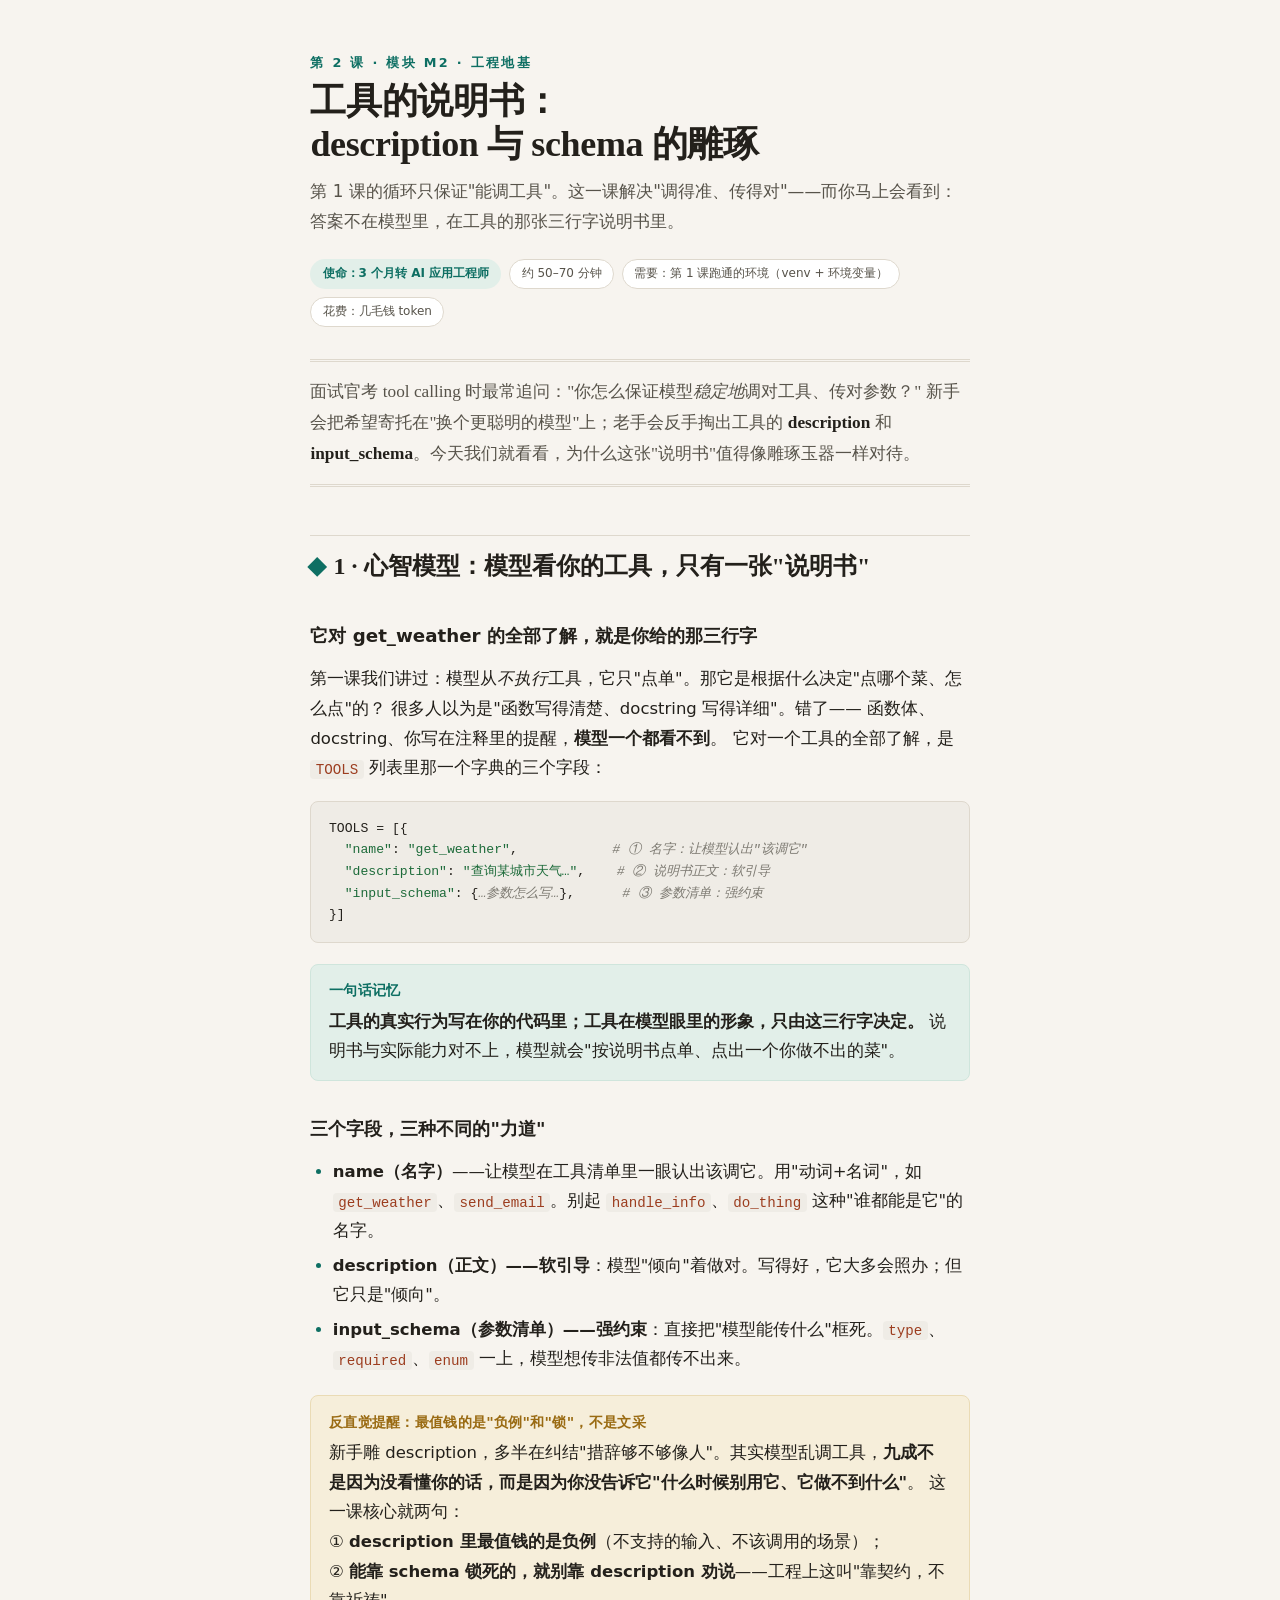
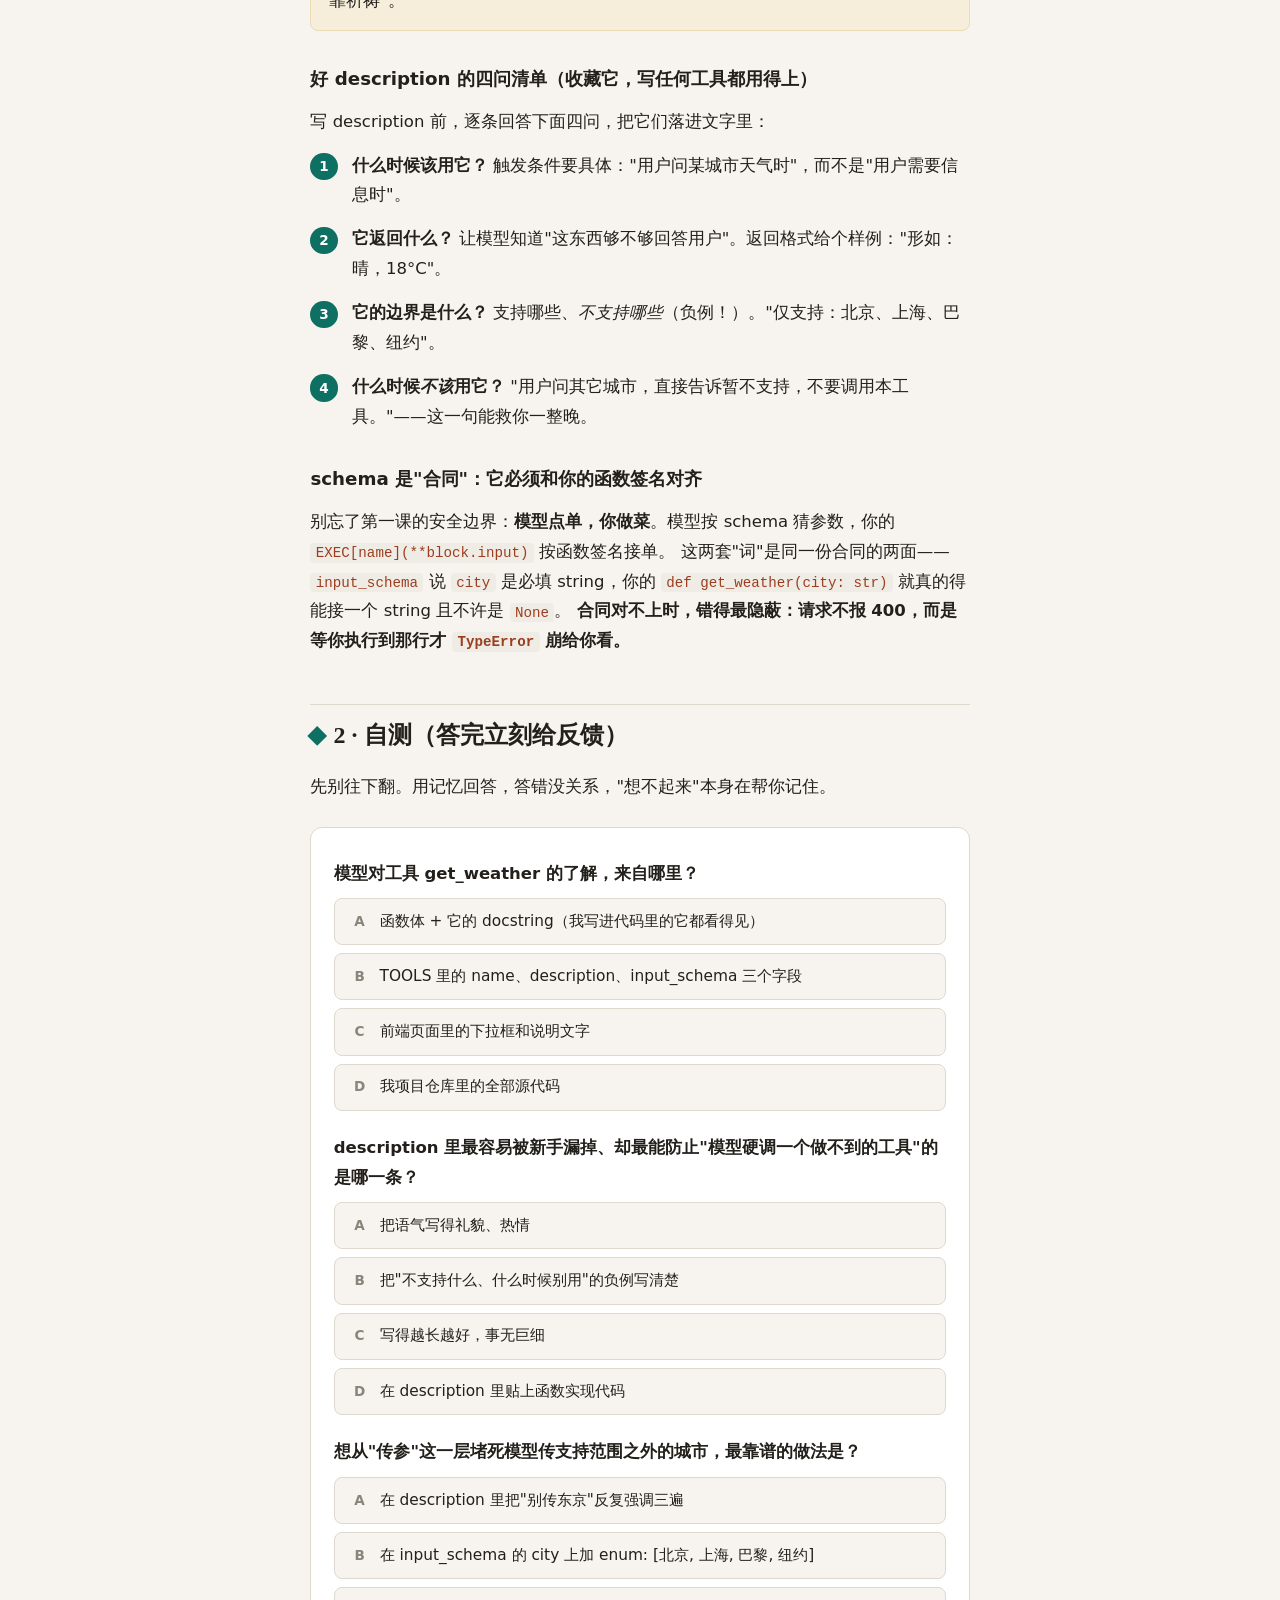
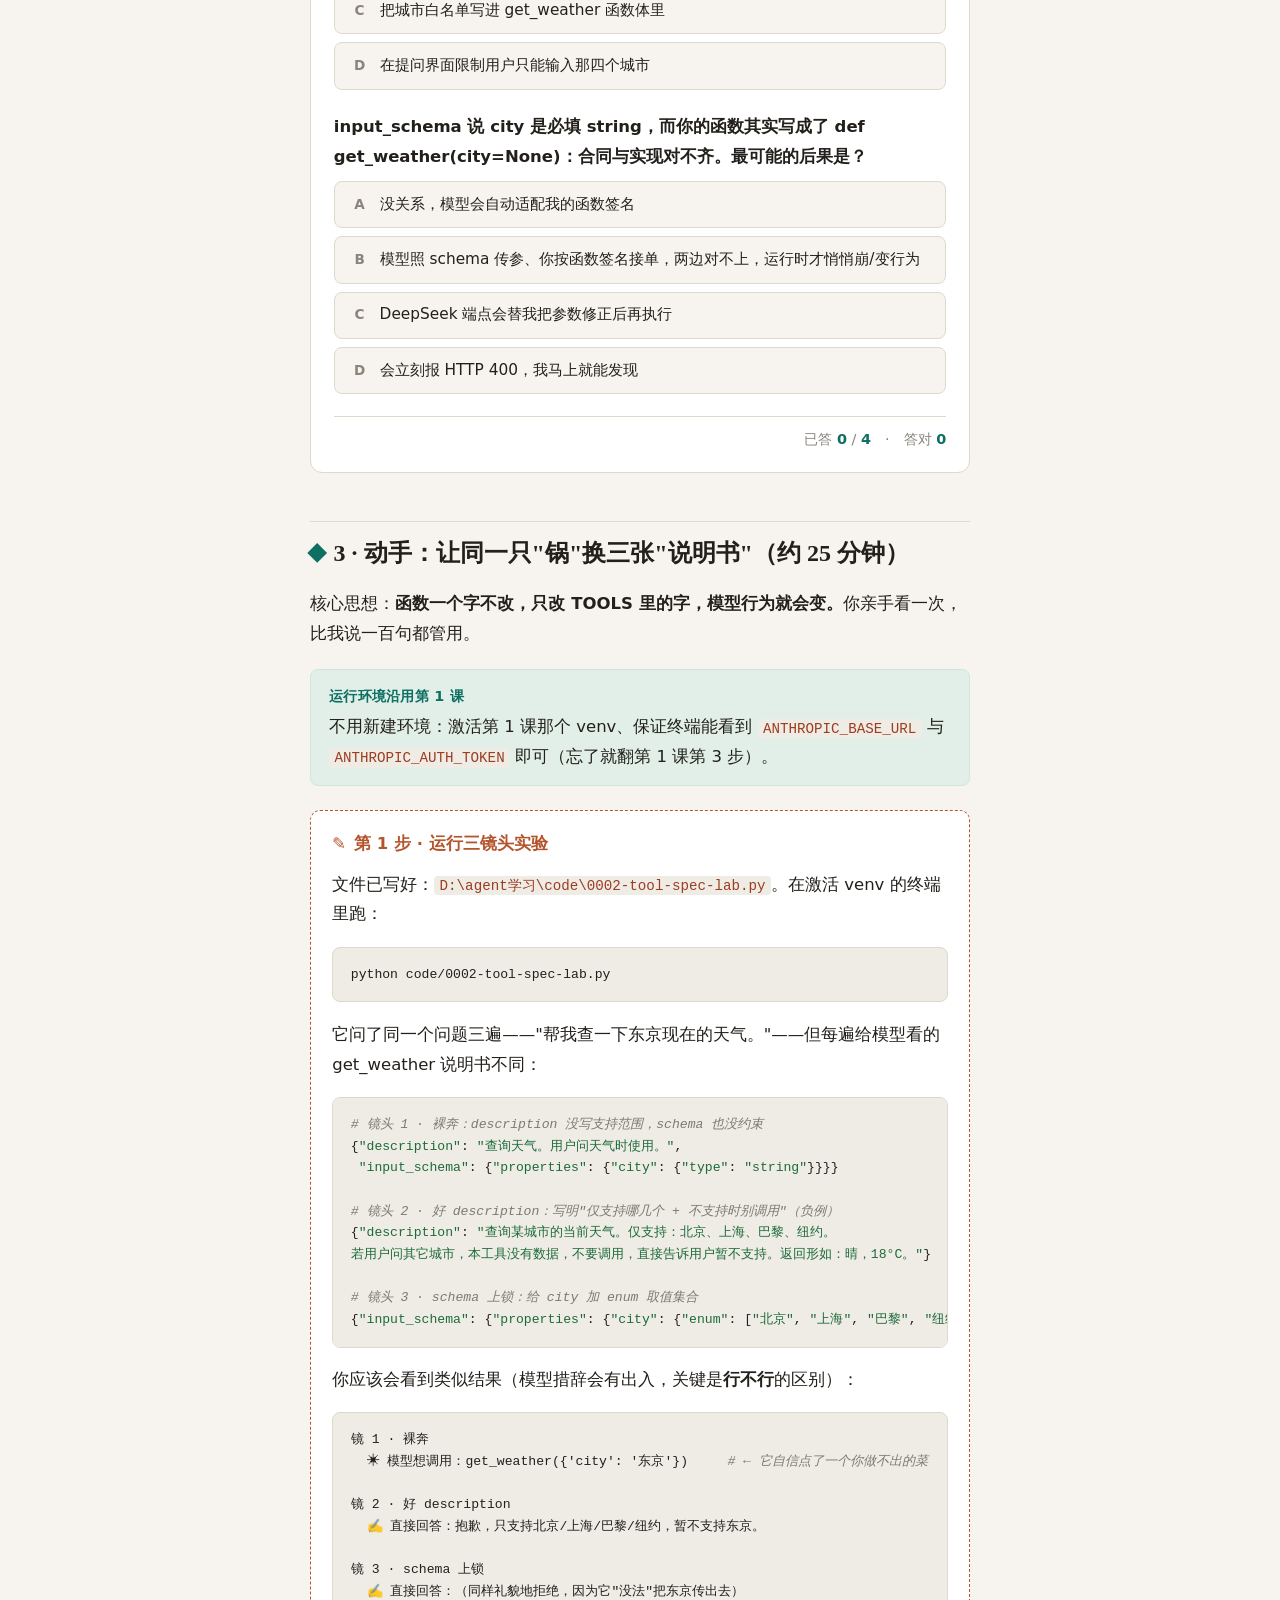
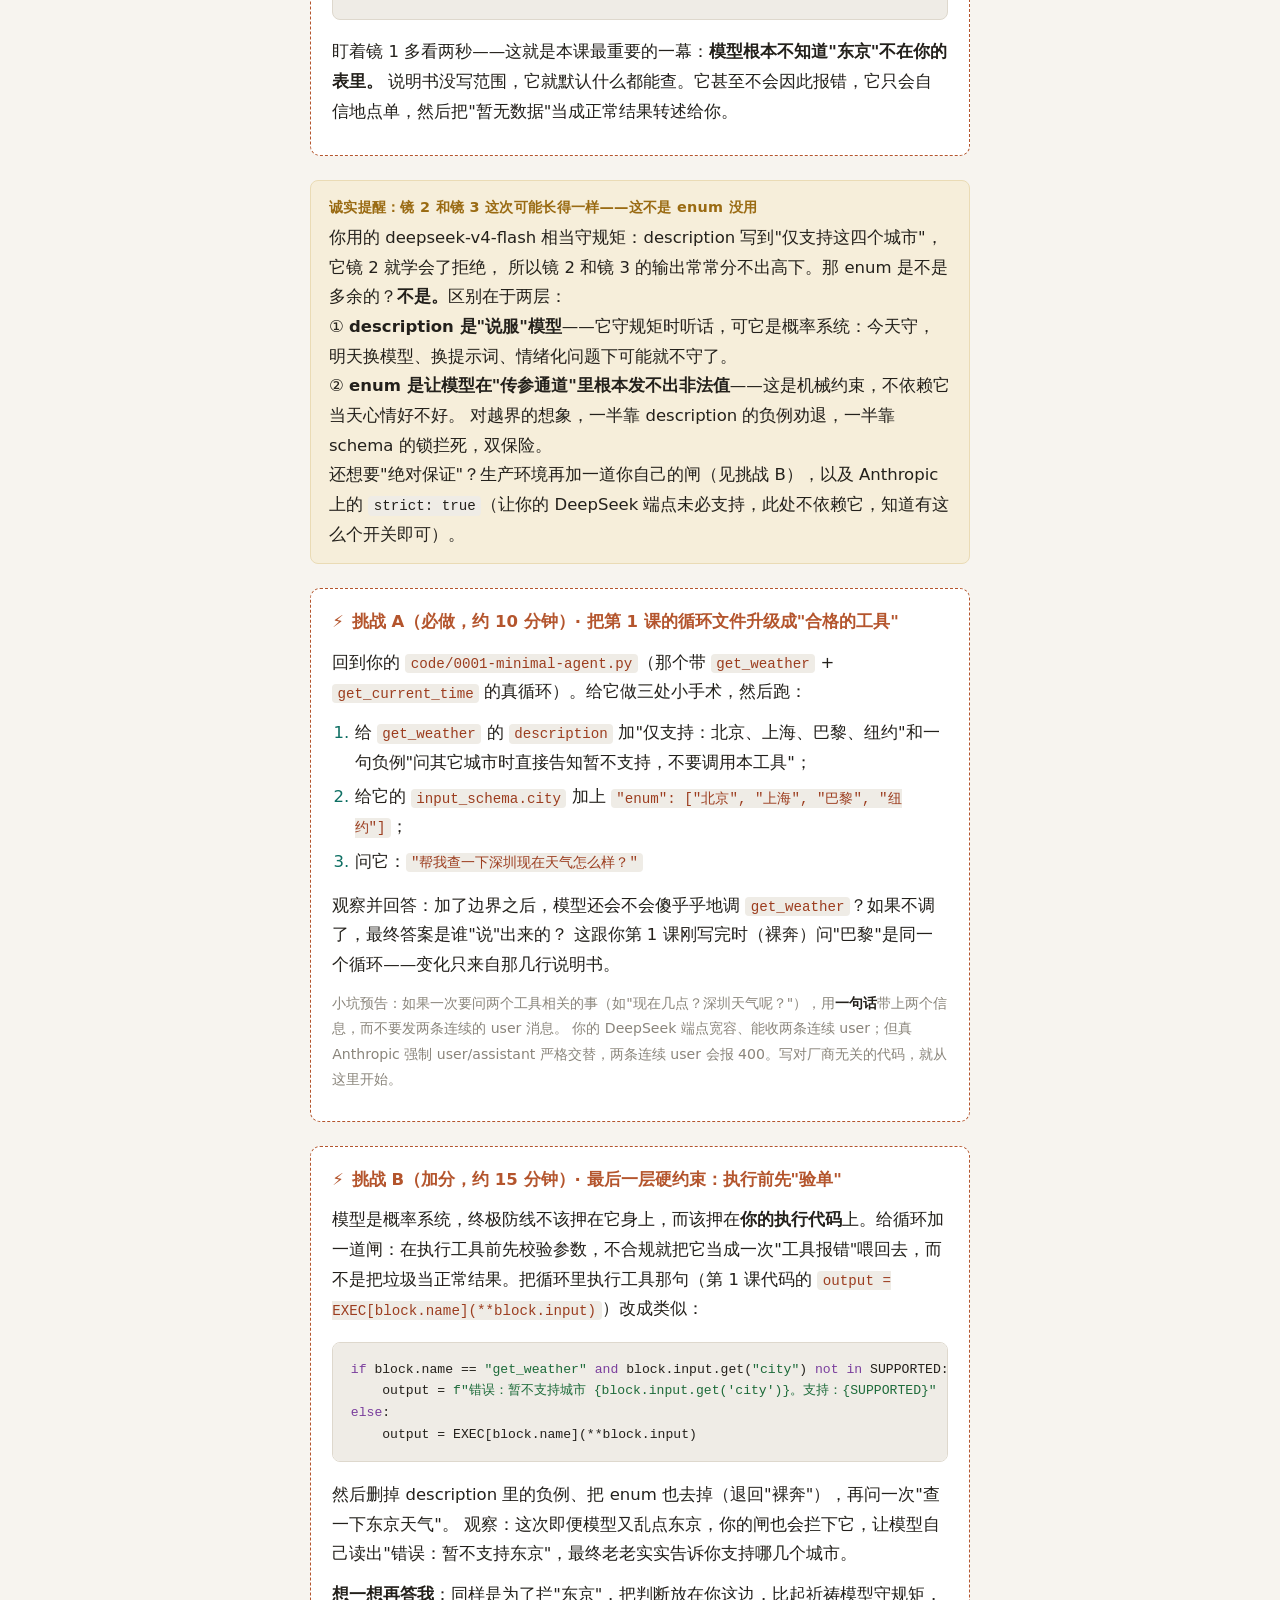
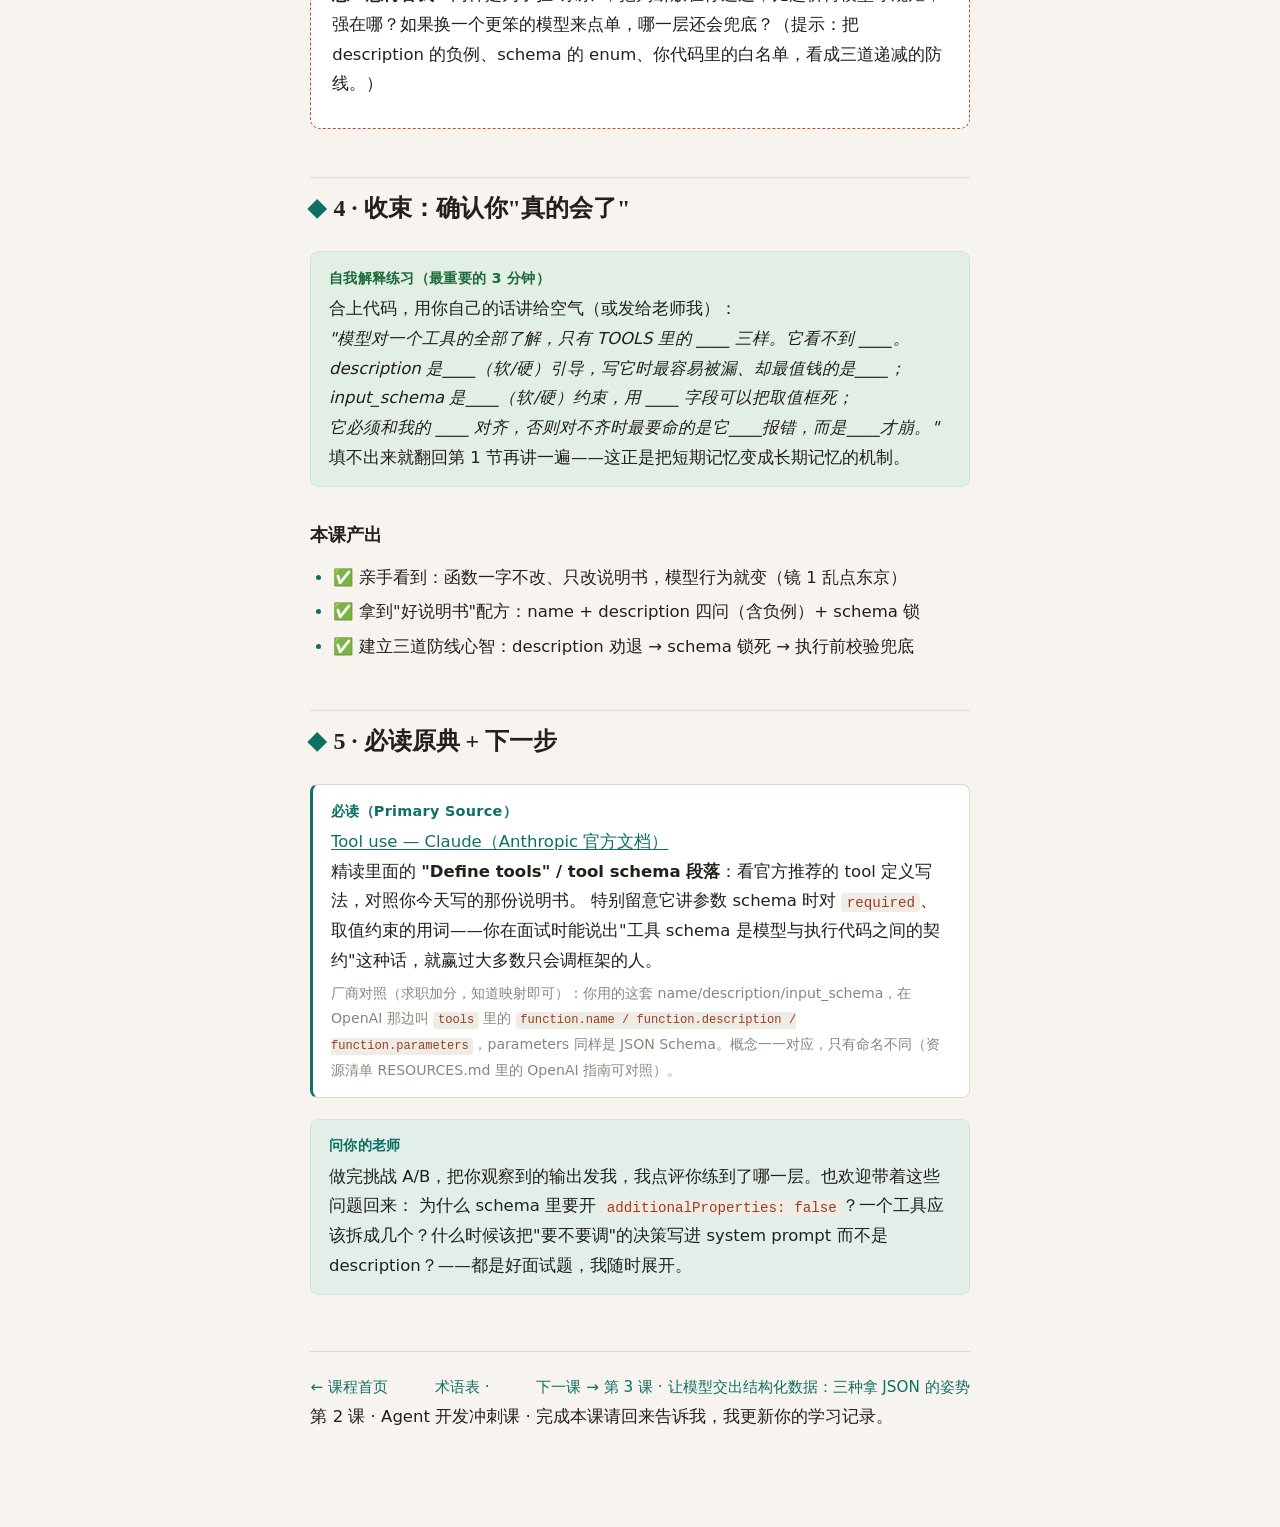
<file: lessons/0002-the-tool-spec.html>
<!DOCTYPE html>
<html lang="zh-CN">
<head>
<meta charset="UTF-8">
<meta name="viewport" content="width=device-width, initial-scale=1.0">
<title>第 2 课 · 工具的说明书：description 与 schema 的雕琢</title>
<link rel="stylesheet" href="../assets/lesson.css">
</head>
<body>
<div class="lesson">

  <!-- ============ 页眉 ============ -->
  <div class="lesson-kicker">第 2 课 · 模块 M2 · 工程地基</div>
  <h1 class="lesson-title">工具的说明书：<br>description 与 schema 的雕琢</h1>
  <p class="lesson-sub">第 1 课的循环只保证"能调工具"。这一课解决"调得准、传得对"——而你马上会看到：答案不在模型里，在工具的那张三行字说明书里。</p>

  <div class="lesson-meta">
    <span class="chip mission">使命：3 个月转 AI 应用工程师</span>
    <span class="chip">约 50–70 分钟</span>
    <span class="chip">需要：第 1 课跑通的环境（venv + 环境变量）</span>
    <span class="chip">花费：几毛钱 token</span>
  </div>

  <p class="lede">
    面试官考 tool calling 时最常追问："你怎么保证模型<em>稳定地</em>调对工具、传对参数？"
    新手会把希望寄托在"换个更聪明的模型"上；老手会反手掏出工具的 <strong>description</strong> 和
    <strong>input_schema</strong>。今天我们就看看，为什么这张"说明书"值得像雕琢玉器一样对待。
  </p>

  <!-- ============ 1 心智模型 ============ -->
  <h2 id="mental">1 · 心智模型：模型看你的工具，只有一张"说明书"</h2>

  <h3>它对 get_weather 的全部了解，就是你给的那三行字</h3>
  <p>
    第一课我们讲过：模型从<em>不执行</em>工具，它只"点单"。那它是根据什么决定"点哪个菜、怎么点"的？
    很多人以为是"函数写得清楚、docstring 写得详细"。错了——
    函数体、docstring、你写在注释里的提醒，<strong>模型一个都看不到</strong>。
    它对一个工具的全部了解，是 <code>TOOLS</code> 列表里那一个字典的三个字段：
  </p>
<pre>TOOLS = [{
  <span class="s">"name"</span>: <span class="s">"get_weather"</span>,            <span class="c"># ① 名字：让模型认出"该调它"</span>
  <span class="s">"description"</span>: <span class="s">"查询某城市天气…"</span>,    <span class="c"># ② 说明书正文：软引导</span>
  <span class="s">"input_schema"</span>: {<span class="c">…参数怎么写…</span>},      <span class="c"># ③ 参数清单：强约束</span>
}]</pre>
  <div class="callout info">
    <span class="t">一句话记忆</span>
    <p><strong>工具的真实行为写在你的代码里；工具在模型眼里的形象，只由这三行字决定。</strong>
    说明书与实际能力对不上，模型就会"按说明书点单、点出一个你做不出的菜"。</p>
  </div>

  <h3>三个字段，三种不同的"力道"</h3>
  <ul>
    <li><strong>name（名字）</strong>——让模型在工具清单里一眼认出该调它。用"动词+名词"，如 <code>get_weather</code>、<code>send_email</code>。别起 <code>handle_info</code>、<code>do_thing</code> 这种"谁都能是它"的名字。</li>
    <li><strong>description（正文）——软引导</strong>：模型"倾向"着做对。写得好，它大多会照办；但它只是"倾向"。</li>
    <li><strong>input_schema（参数清单）——强约束</strong>：直接把"模型能传什么"框死。<code>type</code>、<code>required</code>、<code>enum</code> 一上，模型想传非法值都传不出来。</li>
  </ul>

  <div class="callout warn">
    <span class="t">反直觉提醒：最值钱的是"负例"和"锁"，不是文采</span>
    <p>
      新手雕 description，多半在纠结"措辞够不够像人"。其实模型乱调工具，<strong>九成不是因为没看懂你的话，而是因为你没告诉它"什么时候别用它、它做不到什么"</strong>。
      这一课核心就两句：<br>
      ① <strong>description 里最值钱的是负例</strong>（不支持的输入、不该调用的场景）；<br>
      ② <strong>能靠 schema 锁死的，就别靠 description 劝说</strong>——工程上这叫"靠契约，不靠祈祷"。
    </p>
  </div>

  <h3>好 description 的四问清单（收藏它，写任何工具都用得上）</h3>
  <p>写 description 前，逐条回答下面四问，把它们落进文字里：</p>
  <ol class="steps">
    <li><strong>什么时候该用它？</strong> 触发条件要具体："用户问某城市天气时"，而不是"用户需要信息时"。</li>
    <li><strong>它返回什么？</strong> 让模型知道"这东西够不够回答用户"。返回格式给个样例："形如：晴，18°C"。</li>
    <li><strong>它的边界是什么？</strong> 支持哪些、<em>不支持哪些</em>（负例！）。"仅支持：北京、上海、巴黎、纽约"。</li>
    <li><strong>什么时候<em>不该</em>用它？</strong> "用户问其它城市，直接告诉暂不支持，不要调用本工具。"——这一句能救你一整晚。</li>
  </ol>

  <h3>schema 是"合同"：它必须和你的函数签名对齐</h3>
  <p>
    别忘了第一课的安全边界：<strong>模型点单，你做菜</strong>。模型按 schema 猜参数，你的 <code>EXEC[name](**block.input)</code> 按函数签名接单。
    这两套"词"是同一份合同的两面——<code>input_schema</code> 说 <code>city</code> 是必填 string，你的
    <code>def get_weather(city: str)</code> 就真的得能接一个 string 且不许是 <code>None</code>。
    <strong>合同对不上时，错得最隐蔽：请求不报 400，而是等你执行到那行才 <code>TypeError</code> 崩给你看。</strong>
  </p>

  <!-- ============ 2 自测 ============ -->
  <h2 id="quiz">2 · 自测（答完立刻给反馈）</h2>
  <p>先别往下翻。用记忆回答，答错没关系，"想不起来"本身在帮你记住。</p>

  <div class="quiz">
    <div class="q">
      <p class="q-text">模型对工具 get_weather 的了解，来自哪里？</p>
      <div class="opts">
        <button class="opt" data-correct="false" data-explain="函数体、docstring、注释模型统统看不到。你写在里面的“贴心提示”它一个字都读不到。">
          <span class="tag">A</span><span>函数体 + 它的 docstring（我写进代码里的它都看得见）</span>
        </button>
        <button class="opt" data-correct="true" data-explain="对。只有 TOOLS 里的 name + description + input_schema。这就是它对这个工具的全部了解——所以这三行字值得雕琢。">
          <span class="tag">B</span><span>TOOLS 里的 name、description、input_schema 三个字段</span>
        </button>
        <button class="opt" data-correct="false" data-explain="那是给用户看的 UI，不是给模型的；模型只认 TOOLS 里的说明书。">
          <span class="tag">C</span><span>前端页面里的下拉框和说明文字</span>
        </button>
        <button class="opt" data-correct="false" data-explain="模型没有“读源码”的能力；它只收到你随请求带上的工具清单。">
          <span class="tag">D</span><span>我项目仓库里的全部源代码</span>
        </button>
      </div>
    </div>

    <div class="q">
      <p class="q-text">description 里最容易被新手漏掉、却最能防止"模型硬调一个做不到的工具"的是哪一条？</p>
      <div class="opts">
        <button class="opt" data-correct="false" data-explain="语气再客气也改变不了“该不该调”。模型不需要被哄。">
          <span class="tag">A</span><span>把语气写得礼貌、热情</span>
        </button>
        <button class="opt" data-correct="true" data-explain="对。模型最常栽在“想帮忙但工具做不到”：比如你只支持 4 个城市，它却硬要替你查东京。把“不支持什么、什么时候别用”写清楚，它才知道该拒绝而不是硬调。">
          <span class="tag">B</span><span>把"不支持什么、什么时候别用"的负例写清楚</span>
        </button>
        <button class="opt" data-correct="false" data-explain="越长越可能稀释关键信息；长度不是质量。">
          <span class="tag">C</span><span>写得越长越好，事无巨细</span>
        </button>
        <button class="opt" data-correct="false" data-explain="模型看不到函数，description 里塞代码意义有限，还占 token。">
          <span class="tag">D</span><span>在 description 里贴上函数实现代码</span>
        </button>
      </div>
    </div>

    <div class="q">
      <p class="q-text">想从"传参"这一层堵死模型传支持范围之外的城市，最靠谱的做法是？</p>
      <div class="opts">
        <button class="opt" data-correct="false" data-explain="多强调确实降低概率，但它只是“软引导”，拦不住模型某天想偷懒/想帮忙。">
          <span class="tag">A</span><span>在 description 里把"别传东京"反复强调三遍</span>
        </button>
        <button class="opt" data-correct="true" data-explain="对。在 input_schema 的 city 上加 enum 限定取值集合，模型想传“东京”也发不出合法请求；enum 同时还是给模型看的“合法取值文档”。工程上再加最后一层：执行前你用白名单校验（见动手）。">
          <span class="tag">B</span><span>在 input_schema 的 city 上加 enum: [北京, 上海, 巴黎, 纽约]</span>
        </button>
        <button class="opt" data-correct="false" data-explain="函数模型看不到，判断写得再好也只对你自己的代码生效。">
          <span class="tag">C</span><span>把城市白名单写进 get_weather 函数体里</span>
        </button>
        <button class="opt" data-correct="false" data-explain="你控制不了用户怎么问，也不该让用户替你做 schema 该做的事。">
          <span class="tag">D</span><span>在提问界面限制用户只能输入那四个城市</span>
        </button>
      </div>
    </div>

    <div class="q">
      <p class="q-text">input_schema 说 city 是必填 string，而你的函数其实写成了 def get_weather(city=None)：合同与实现对不齐。最可能的后果是？</p>
      <div class="opts">
        <button class="opt" data-correct="false" data-explain="模型只会照 schema 猜参数，从不会去读你的函数签名“适配”你。">
          <span class="tag">A</span><span>没关系，模型会自动适配我的函数签名</span>
        </button>
        <button class="opt" data-correct="true" data-explain="对。模型永远“带上 city”（schema 说必填），你的函数却按“可能为 None”来写，两边语义错位；这类错不报 400，而是运行时才暴露（拿到 None、TypeError、或你为容错加的分支悄悄改变了行为）。schema = 你在模型侧签的合同，必须与实现同一份。">
          <span class="tag">B</span><span>模型照 schema 传参、你按函数签名接单，两边对不上，运行时才悄悄崩/变行为</span>
        </button>
        <button class="opt" data-correct="false" data-explain="端点宽容不代表它帮你修合同；错误会更隐蔽，不是更少。">
          <span class="tag">C</span><span>DeepSeek 端点会替我把参数修正后再执行</span>
        </button>
        <button class="opt" data-correct="false" data-explain="通常不会；请求层校验的是 schema 自身合法，不是 schema 和你的函数一致。所以这坑才隐蔽。">
          <span class="tag">D</span><span>会立刻报 HTTP 400，我马上就能发现</span>
        </button>
      </div>
    </div>
  </div>

  <!-- ============ 3 动手 ============ -->
  <h2 id="hands-on">3 · 动手：让同一只"锅"换三张"说明书"（约 25 分钟）</h2>
  <p>核心思想：<strong>函数一个字不改，只改 TOOLS 里的字，模型行为就会变。</strong>你亲手看一次，比我说一百句都管用。</p>

  <div class="callout info">
    <span class="t">运行环境沿用第 1 课</span>
    <p>不用新建环境：激活第 1 课那个 venv、保证终端能看到 <code>ANTHROPIC_BASE_URL</code> 与 <code>ANTHROPIC_AUTH_TOKEN</code> 即可（忘了就翻第 1 课第 3 步）。</p>
  </div>

  <div class="exercise">
    <span class="t">第 1 步 · 运行三镜头实验</span>
    <p>文件已写好：<code>D:\agent学习\code\0002-tool-spec-lab.py</code>。在激活 venv 的终端里跑：</p>
<pre>python code/0002-tool-spec-lab.py</pre>
    <p>它问了同一个问题三遍——"帮我查一下东京现在的天气。"——但每遍给模型看的 get_weather 说明书不同：</p>
<pre><span class="c"># 镜头 1 · 裸奔：description 没写支持范围，schema 也没约束</span>
{<span class="s">"description"</span>: <span class="s">"查询天气。用户问天气时使用。"</span>,
 <span class="s">"input_schema"</span>: {<span class="s">"properties"</span>: {<span class="s">"city"</span>: {<span class="s">"type"</span>: <span class="s">"string"</span>}}}}

<span class="c"># 镜头 2 · 好 description：写明"仅支持哪几个 + 不支持时别调用"（负例）</span>
{<span class="s">"description"</span>: <span class="s">"查询某城市的当前天气。仅支持：北京、上海、巴黎、纽约。</span>
<span class="s">若用户问其它城市，本工具没有数据，不要调用，直接告诉用户暂不支持。返回形如：晴，18°C。"</span>}

<span class="c"># 镜头 3 · schema 上锁：给 city 加 enum 取值集合</span>
{<span class="s">"input_schema"</span>: {<span class="s">"properties"</span>: {<span class="s">"city"</span>: {<span class="s">"enum"</span>: [<span class="s">"北京"</span>, <span class="s">"上海"</span>, <span class="s">"巴黎"</span>, <span class="s">"纽约"</span>]}}}}</pre>
    <p>你应该会看到类似结果（模型措辞会有出入，关键是<strong>行不行</strong>的区别）：</p>
<pre>镜 1 · 裸奔
  ✳ 模型想调用：get_weather({'city': '东京'})     <span class="c"># ← 它自信点了一个你做不出的菜</span>

镜 2 · 好 description
  ✍ 直接回答：抱歉，只支持北京/上海/巴黎/纽约，暂不支持东京。

镜 3 · schema 上锁
  ✍ 直接回答：（同样礼貌地拒绝，因为它"没法"把东京传出去）</pre>
    <p>盯着镜 1 多看两秒——这就是本课最重要的一幕：<strong>模型根本不知道"东京"不在你的表里。</strong>
    说明书没写范围，它就默认什么都能查。它甚至不会因此报错，它只会自信地点单，然后把"暂无数据"当成正常结果转述给你。</p>
  </div>

  <div class="callout warn">
    <span class="t">诚实提醒：镜 2 和镜 3 这次可能长得一样——这不是 enum 没用</span>
    <p>
      你用的 deepseek-v4-flash 相当守规矩：description 写到"仅支持这四个城市"，它镜 2 就学会了拒绝，
      所以镜 2 和镜 3 的输出常常分不出高下。那 enum 是不是多余的？<strong>不是。</strong>区别在于两层：<br>
      ① <strong>description 是"说服"模型</strong>——它守规矩时听话，可它是概率系统：今天守，明天换模型、换提示词、情绪化问题下可能就不守了。<br>
      ② <strong>enum 是让模型在"传参通道"里根本发不出非法值</strong>——这是机械约束，不依赖它当天心情好不好。
      对越界的想象，一半靠 description 的负例劝退，一半靠 schema 的锁拦死，双保险。<br>
      还想要"绝对保证"？生产环境再加一道你自己的闸（见挑战 B），以及 Anthropic 上的 <code>strict: true</code>（让你的 DeepSeek 端点未必支持，此处不依赖它，知道有这么个开关即可）。
    </p>
  </div>

  <div class="challenge">
    <span class="t">挑战 A（必做，约 10 分钟）· 把第 1 课的循环文件升级成"合格的工具"</span>
    <p>回到你的 <code>code/0001-minimal-agent.py</code>（那个带 <code>get_weather</code> + <code>get_current_time</code> 的真循环）。给它做三处小手术，然后跑：</p>
    <ol>
      <li>给 <code>get_weather</code> 的 <code>description</code> 加"仅支持：北京、上海、巴黎、纽约"和一句负例"问其它城市时直接告知暂不支持，不要调用本工具"；</li>
      <li>给它的 <code>input_schema.city</code> 加上 <code>"enum": ["北京", "上海", "巴黎", "纽约"]</code>；</li>
      <li>问它：<code>"帮我查一下深圳现在天气怎么样？"</code></li>
    </ol>
    <p>观察并回答：加了边界之后，模型还会不会傻乎乎地调 <code>get_weather</code>？如果不调了，最终答案是谁"说"出来的？
    这跟你第 1 课刚写完时（裸奔）问"巴黎"是同一个循环——变化只来自那几行说明书。</p>
    <p class="fn">小坑预告：如果一次要问两个工具相关的事（如"现在几点？深圳天气呢？"），用<strong>一句话</strong>带上两个信息，而不要发两条连续的 user 消息。
    你的 DeepSeek 端点宽容、能收两条连续 user；但真 Anthropic 强制 user/assistant 严格交替，两条连续 user 会报 400。写对厂商无关的代码，就从这里开始。</p>
  </div>

  <div class="challenge">
    <span class="t">挑战 B（加分，约 15 分钟）· 最后一层硬约束：执行前先"验单"</span>
    <p>模型是概率系统，终极防线不该押在它身上，而该押在<strong>你的执行代码</strong>上。给循环加一道闸：在执行工具前先校验参数，不合规就把它当成一次"工具报错"喂回去，而不是把垃圾当正常结果。把循环里执行工具那句（第 1 课代码的 <code>output = EXEC[block.name](**block.input)</code>）改成类似：</p>
<pre><span class="k">if</span> block.name == <span class="s">"get_weather"</span> <span class="k">and</span> block.input.get(<span class="s">"city"</span>) <span class="k">not in</span> SUPPORTED:
    output = <span class="s">f"错误：暂不支持城市 {block.input.get('city')}。支持：{SUPPORTED}"</span>
<span class="k">else</span>:
    output = EXEC[block.name](**block.input)</pre>
    <p>然后删掉 description 里的负例、把 enum 也去掉（退回"裸奔"），再问一次"查一下东京天气"。
    观察：这次即便模型又乱点东京，你的闸也会拦下它，让模型自己读出"错误：暂不支持东京"，最终老老实实告诉你支持哪几个城市。</p>
    <p><strong>想一想再答我</strong>：同样是为了拦"东京"，把判断放在你这边，比起祈祷模型守规矩，强在哪？如果换一个更笨的模型来点单，哪一层还会兜底？（提示：把 description 的负例、schema 的 enum、你代码里的白名单，看成三道递减的防线。）</p>
  </div>

  <!-- ============ 4 收束 ============ -->
  <h2 id="wrap">4 · 收束：确认你"真的会了"</h2>

  <div class="callout do">
    <span class="t">自我解释练习（最重要的 3 分钟）</span>
    <p>合上代码，用你自己的话讲给空气（或发给老师我）：<br>
    <em>"模型对一个工具的全部了解，只有 TOOLS 里的 ____ 三样。它看不到 ____。<br>
    description 是____（软/硬）引导，写它时最容易被漏、却最值钱的是____；<br>
    input_schema 是____（软/硬）约束，用 ____ 字段可以把取值框死；<br>
    它必须和我的 ____ 对齐，否则对不齐时最要命的是它____报错，而是____才崩。"</em><br>
    填不出来就翻回第 1 节再讲一遍——这正是把短期记忆变成长期记忆的机制。</p>
  </div>

  <h3>本课产出</h3>
  <ul>
    <li>✅ 亲手看到：函数一字不改、只改说明书，模型行为就变（镜 1 乱点东京）</li>
    <li>✅ 拿到"好说明书"配方：name + description 四问（含负例）+ schema 锁</li>
    <li>✅ 建立三道防线心智：description 劝退 → schema 锁死 → 执行前校验兜底</li>
  </ul>

  <!-- ============ 5 延伸阅读 ============ -->
  <h2 id="read">5 · 必读原典 + 下一步</h2>

  <div class="callout read">
    <span class="t">必读（Primary Source）</span>
    <p><a href="https://platform.claude.com/docs/en/agents-and-tools/tool-use">Tool use — Claude（Anthropic 官方文档）</a><br>
    精读里面的 <strong>"Define tools" / tool schema 段落</strong>：看官方推荐的 tool 定义写法，对照你今天写的那份说明书。
    特别留意它讲参数 schema 时对 <code>required</code>、取值约束的用词——你在面试时能说出"工具 schema 是模型与执行代码之间的契约"这种话，就赢过大多数只会调框架的人。</p>
    <p class="fn">厂商对照（求职加分，知道映射即可）：你用的这套 name/description/input_schema，在 OpenAI 那边叫 <code>tools</code> 里的 <code>function.name / function.description / function.parameters</code>，parameters 同样是 JSON Schema。概念一一对应，只有命名不同（资源清单 RESOURCES.md 里的 OpenAI 指南可对照）。</p>
  </div>

  <div class="callout info">
    <span class="t">问你的老师</span>
    <p>做完挑战 A/B，把你观察到的输出发我，我点评你练到了哪一层。也欢迎带着这些问题回来：
    为什么 schema 里要开 <code>additionalProperties: false</code>？一个工具应该拆成几个？什么时候该把"要不要调"的决策写进 system prompt 而不是 description？——都是好面试题，我随时展开。</p>
  </div>

  <div class="lesson-nav">
    <a href="../index.html">← 课程首页</a>
    <a href="../reference/glossary-core-terms.html">术语表 ·</a>
    <span class="next"><a href="0003-structured-output.html">下一课 → 第 3 课 · 让模型交出结构化数据：三种拿 JSON 的姿势</a></span>
  </div>

  <footer class="colophon">第 2 课 · Agent 开发冲刺课 · 完成本课请回来告诉我，我更新你的学习记录。</footer>
</div>

<script src="../assets/quiz.js"></script>
</body>
</html>
</file>
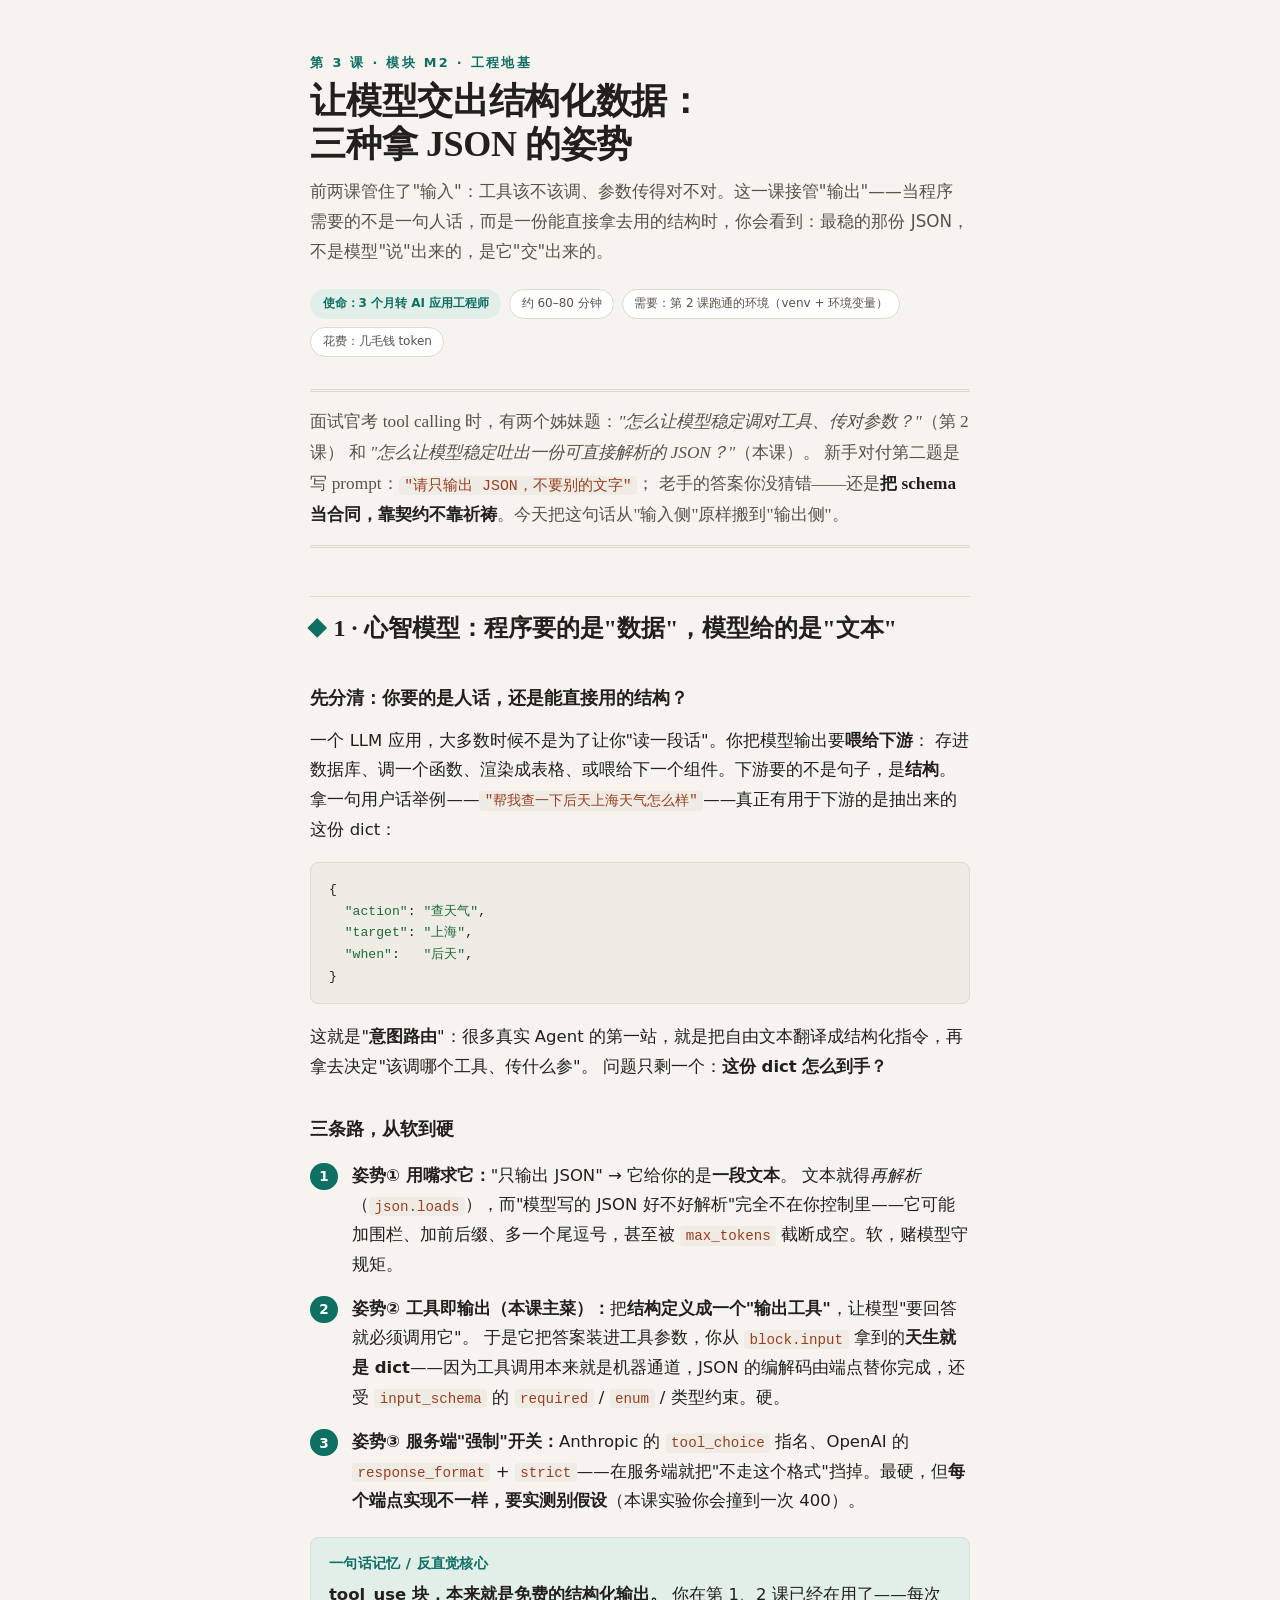
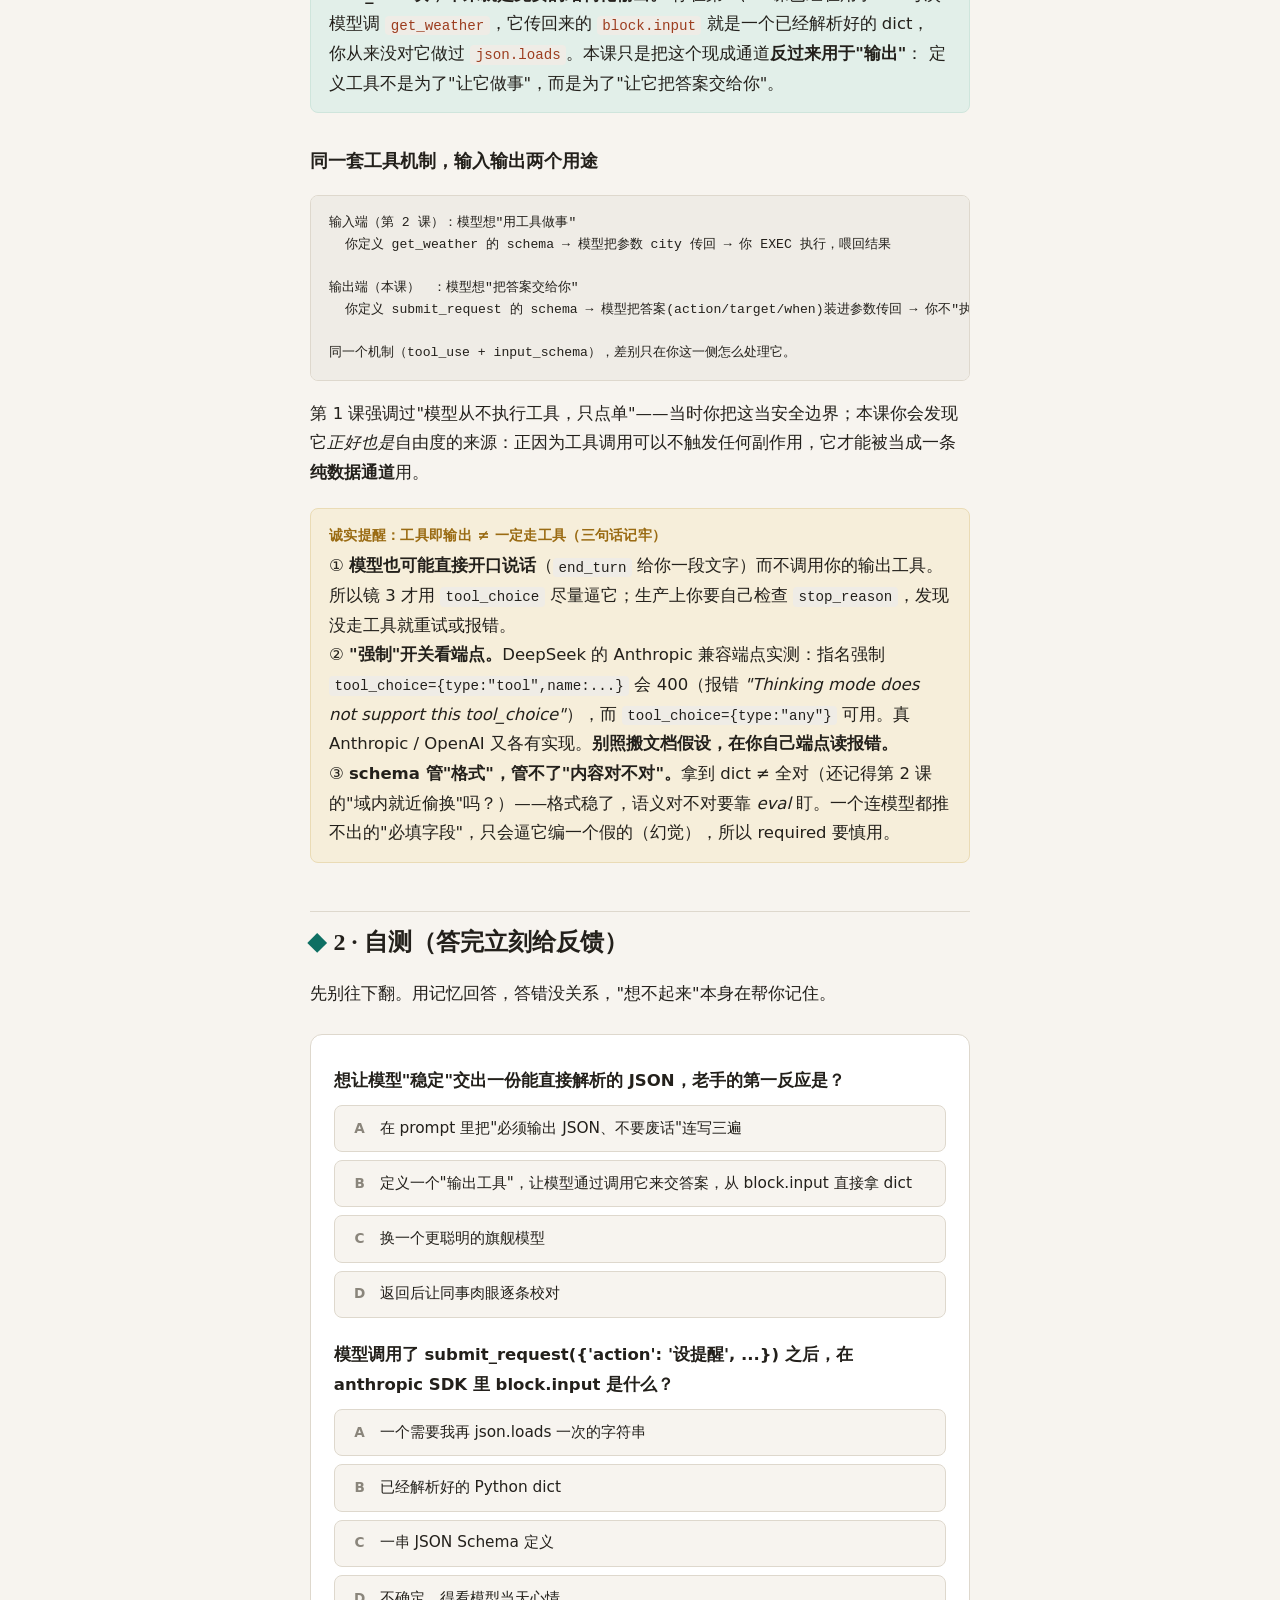
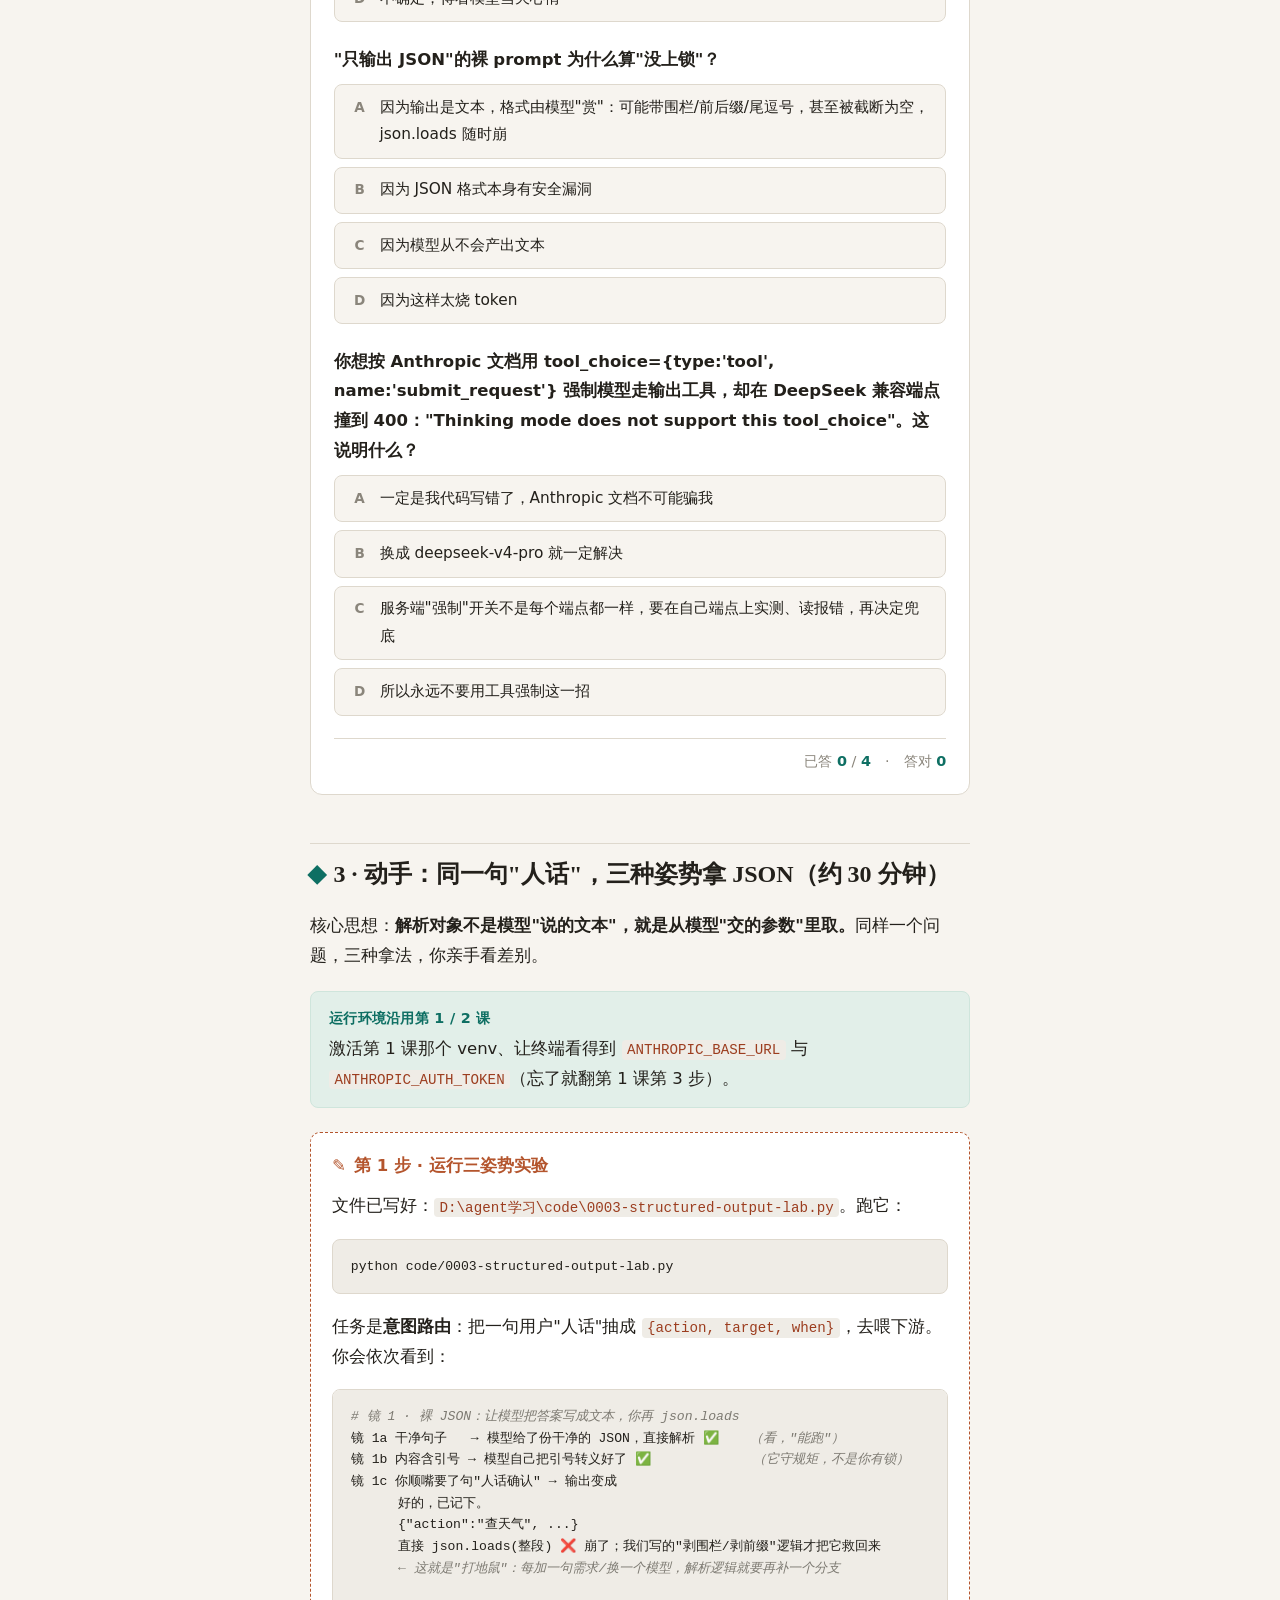
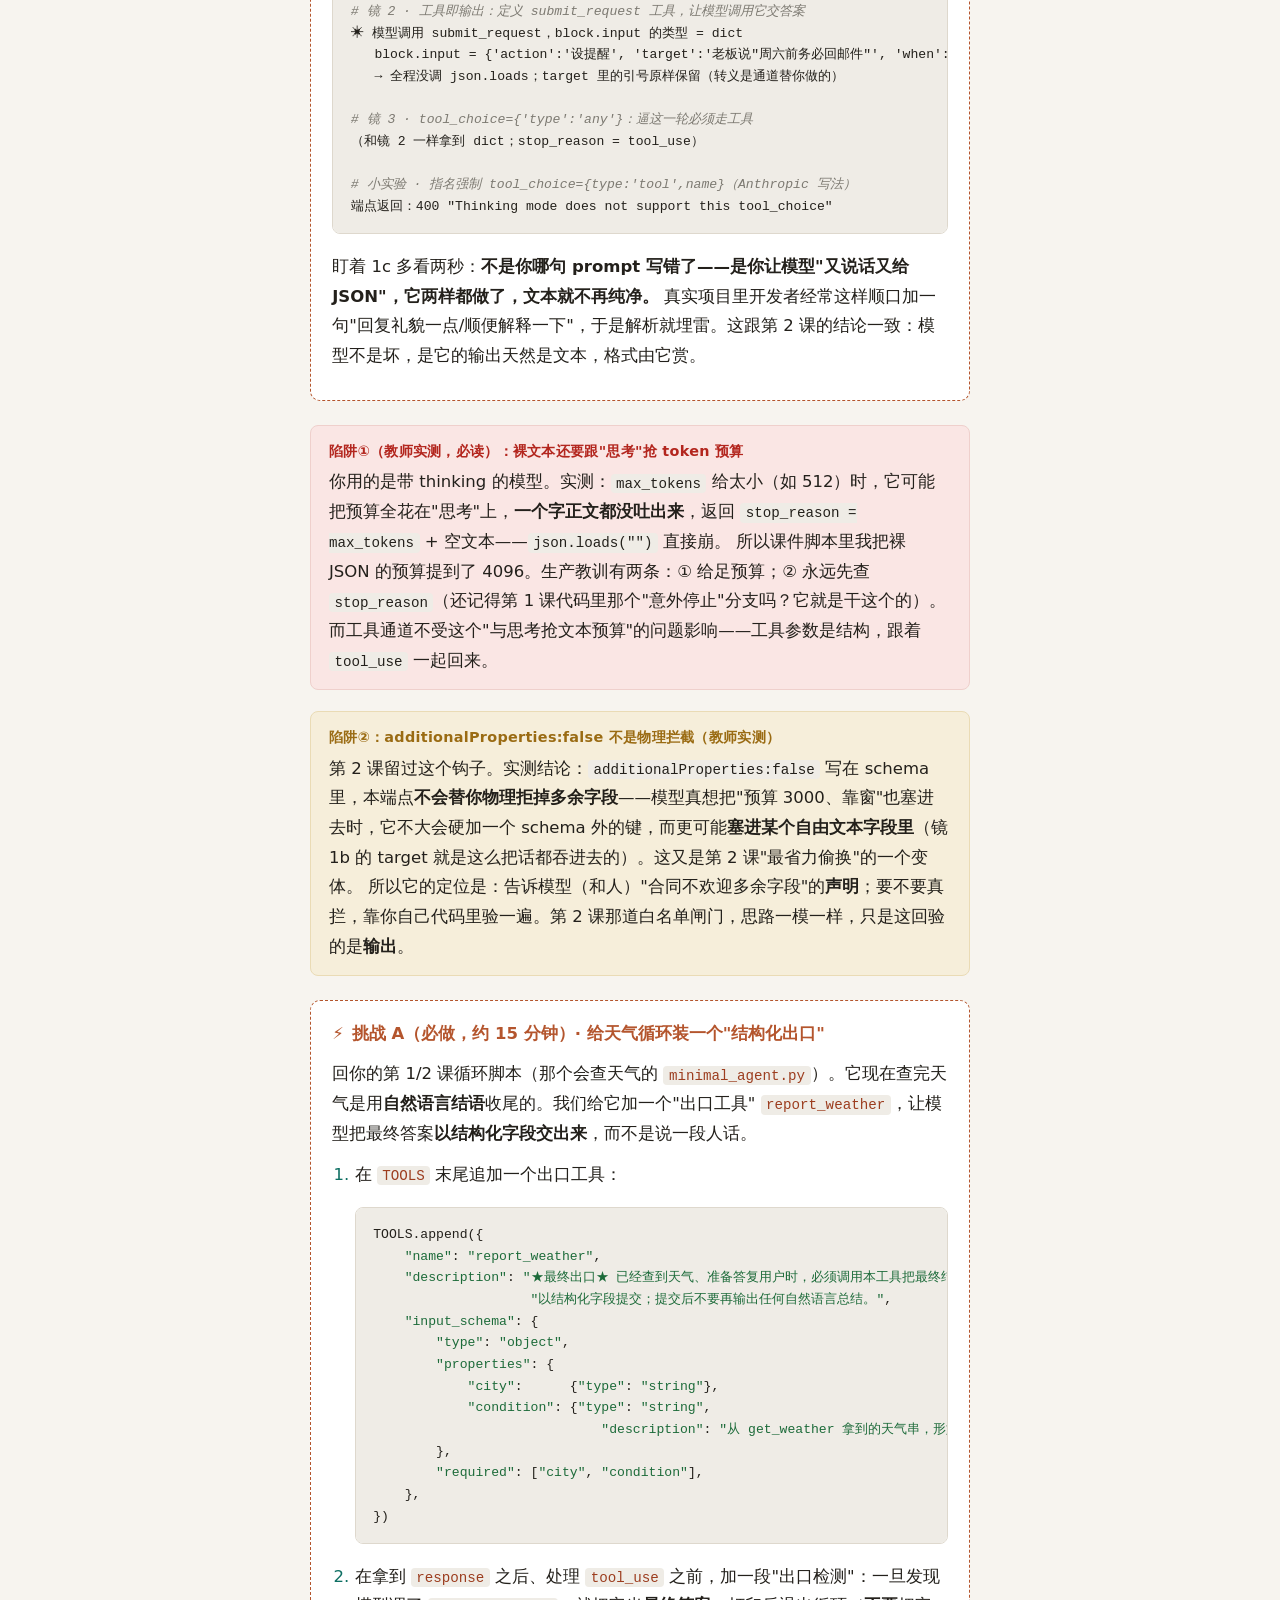
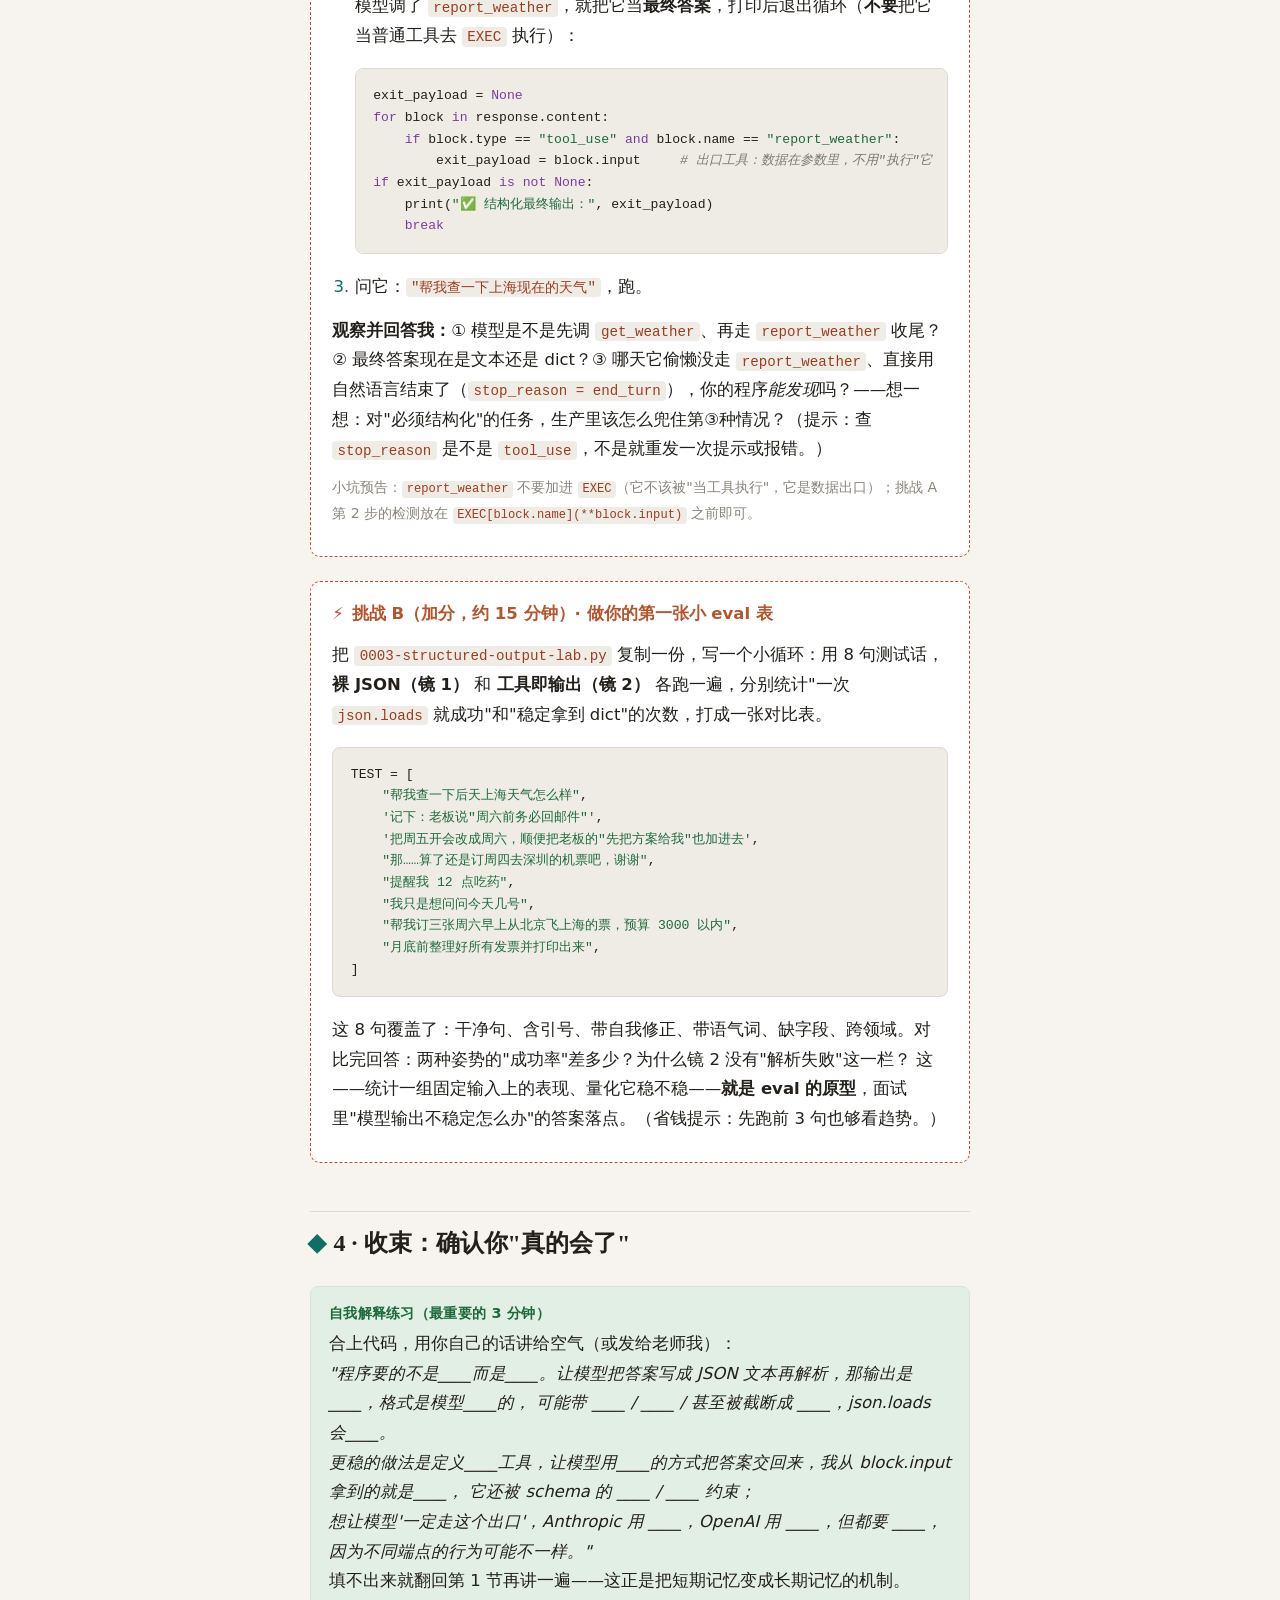
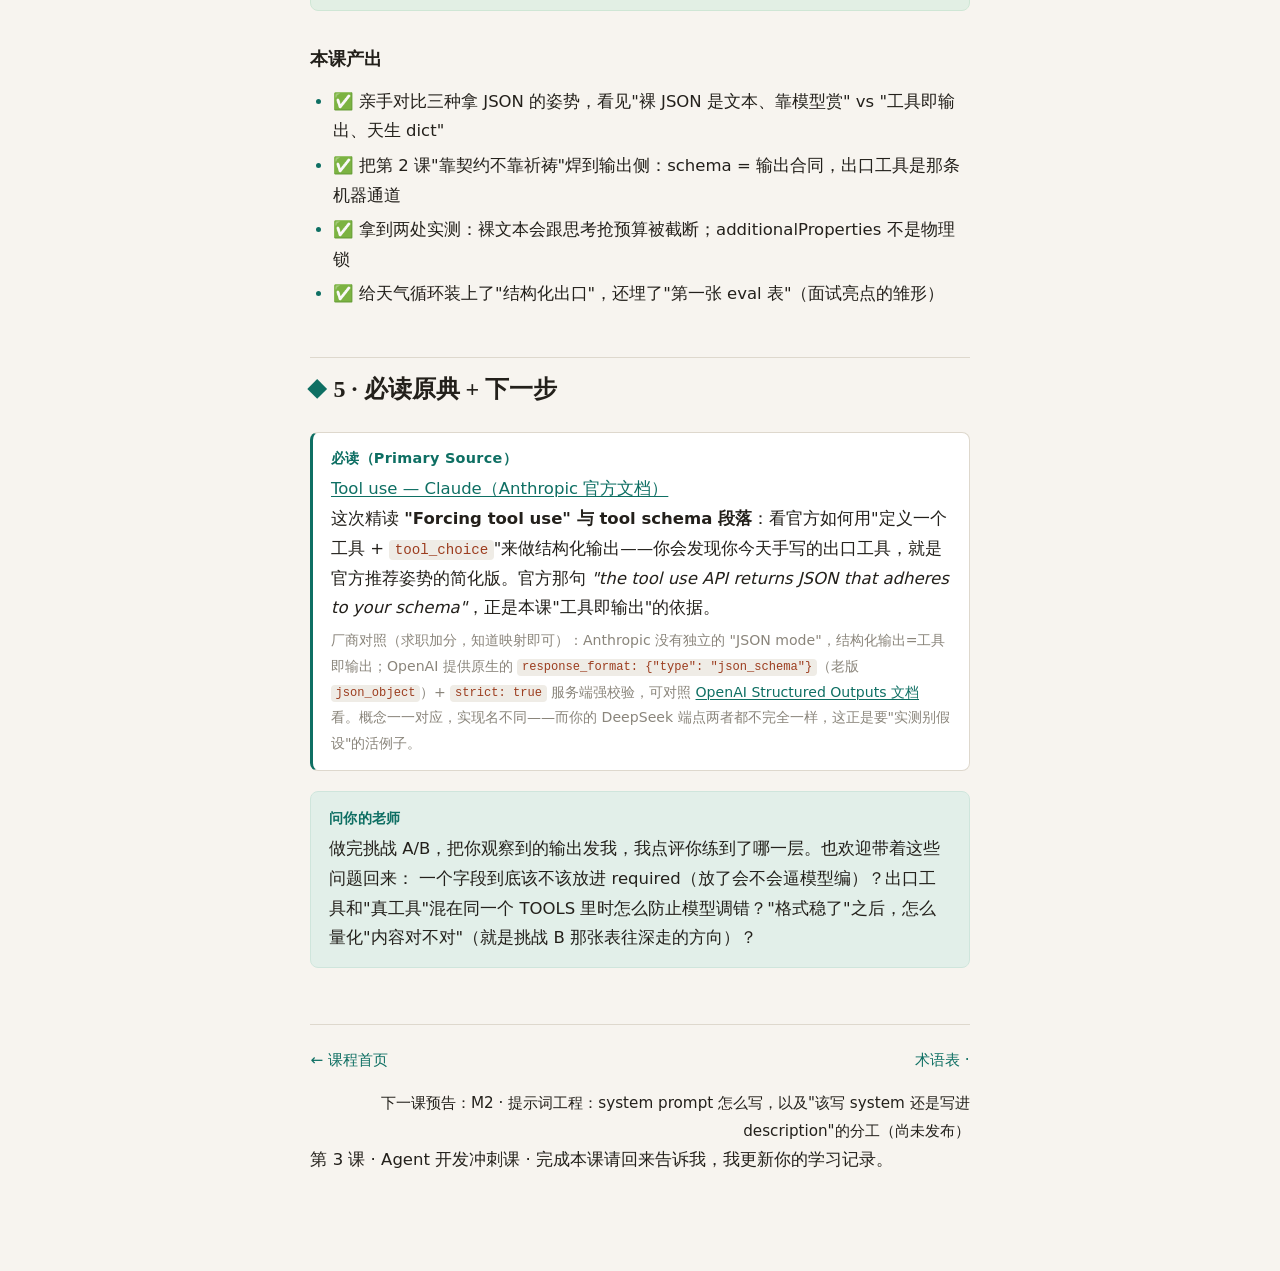
<file: lessons/0003-structured-output.html>
<!DOCTYPE html>
<html lang="zh-CN">
<head>
<meta charset="UTF-8">
<meta name="viewport" content="width=device-width, initial-scale=1.0">
<title>第 3 课 · 让模型交出结构化数据：三种拿 JSON 的姿势</title>
<link rel="stylesheet" href="../assets/lesson.css">
</head>
<body>
<div class="lesson">

  <!-- ============ 页眉 ============ -->
  <div class="lesson-kicker">第 3 课 · 模块 M2 · 工程地基</div>
  <h1 class="lesson-title">让模型交出结构化数据：<br>三种拿 JSON 的姿势</h1>
  <p class="lesson-sub">前两课管住了"输入"：工具该不该调、参数传得对不对。这一课接管"输出"——当程序需要的不是一句人话，而是一份能直接拿去用的结构时，你会看到：最稳的那份 JSON，不是模型"说"出来的，是它"交"出来的。</p>

  <div class="lesson-meta">
    <span class="chip mission">使命：3 个月转 AI 应用工程师</span>
    <span class="chip">约 60–80 分钟</span>
    <span class="chip">需要：第 2 课跑通的环境（venv + 环境变量）</span>
    <span class="chip">花费：几毛钱 token</span>
  </div>

  <p class="lede">
    面试官考 tool calling 时，有两个姊妹题：<em>"怎么让模型稳定调对工具、传对参数？"</em>（第 2 课）
    和 <em>"怎么让模型稳定吐出一份可直接解析的 JSON？"</em>（本课）。
    新手对付第二题是写 prompt：<code>"请只输出 JSON，不要别的文字"</code>；
    老手的答案你没猜错——还是<strong>把 schema 当合同，靠契约不靠祈祷</strong>。今天把这句话从"输入侧"原样搬到"输出侧"。
  </p>

  <!-- ============ 1 心智模型 ============ -->
  <h2 id="mental">1 · 心智模型：程序要的是"数据"，模型给的是"文本"</h2>

  <h3>先分清：你要的是人话，还是能直接用的结构？</h3>
  <p>
    一个 LLM 应用，大多数时候不是为了让你"读一段话"。你把模型输出要<strong>喂给下游</strong>：
    存进数据库、调一个函数、渲染成表格、或喂给下一个组件。下游要的不是句子，是<strong>结构</strong>。
    拿一句用户话举例——<code>"帮我查一下后天上海天气怎么样"</code>——真正有用于下游的是抽出来的这份 dict：
  </p>
<pre>{
  <span class="s">"action"</span>: <span class="s">"查天气"</span>,
  <span class="s">"target"</span>: <span class="s">"上海"</span>,
  <span class="s">"when"</span>:   <span class="s">"后天"</span>,
}</pre>
  <p>
    这就是"<strong>意图路由</strong>"：很多真实 Agent 的第一站，就是把自由文本翻译成结构化指令，再拿去决定"该调哪个工具、传什么参"。
    问题只剩一个：<strong>这份 dict 怎么到手？</strong>
  </p>

  <h3>三条路，从软到硬</h3>
  <ol class="steps">
    <li>
      <strong>姿势① 用嘴求它：</strong>"只输出 JSON" → 它给你的是<strong>一段文本</strong>。
      文本就得<em>再解析</em>（<code>json.loads</code>），而"模型写的 JSON 好不好解析"完全不在你控制里——它可能加围栏、加前后缀、多一个尾逗号，甚至被 <code>max_tokens</code> 截断成空。软，赌模型守规矩。
    </li>
    <li>
      <strong>姿势② 工具即输出（本课主菜）：</strong>把<strong>结构定义成一个"输出工具"</strong>，让模型"要回答就必须调用它"。
      于是它把答案装进工具参数，你从 <code>block.input</code> 拿到的<strong>天生就是 dict</strong>——因为工具调用本来就是机器通道，JSON 的编解码由端点替你完成，还受 <code>input_schema</code> 的 <code>required</code> / <code>enum</code> / 类型约束。硬。
    </li>
    <li>
      <strong>姿势③ 服务端"强制"开关：</strong>Anthropic 的 <code>tool_choice</code> 指名、OpenAI 的 <code>response_format</code> + <code>strict</code>——在服务端就把"不走这个格式"挡掉。最硬，但<strong>每个端点实现不一样，要实测别假设</strong>（本课实验你会撞到一次 400）。
    </li>
  </ol>

  <div class="callout info">
    <span class="t">一句话记忆 / 反直觉核心</span>
    <p><strong>tool_use 块，本来就是免费的结构化输出。</strong>
    你在第 1、2 课已经在用了——每次模型调 <code>get_weather</code>，它传回来的 <code>block.input</code> 就是一个已经解析好的 dict，
    你从来没对它做过 <code>json.loads</code>。本课只是把这个现成通道<strong>反过来用于"输出"</strong>：
    定义工具不是为了"让它做事"，而是为了"让它把答案交给你"。</p>
  </div>

  <h3>同一套工具机制，输入输出两个用途</h3>
<pre>
输入端（第 2 课）：模型想"用工具做事"
  你定义 get_weather 的 schema → 模型把参数 city 传回 → 你 EXEC 执行，喂回结果

输出端（本课）　：模型想"把答案交给你"
  你定义 submit_request 的 schema → 模型把答案(action/target/when)装进参数传回 → 你不"执行"，直接读 block.input

同一个机制（tool_use + input_schema），差别只在你这一侧怎么处理它。
</pre>
  <p>第 1 课强调过"模型从不执行工具，只点单"——当时你把这当安全边界；本课你会发现它<em>正好也是</em>自由度的来源：正因为工具调用可以不触发任何副作用，它才能被当成一条<strong>纯数据通道</strong>用。</p>

  <div class="callout warn">
    <span class="t">诚实提醒：工具即输出 ≠ 一定走工具（三句话记牢）</span>
    <p>
      ① <strong>模型也可能直接开口说话</strong>（<code>end_turn</code> 给你一段文字）而不调用你的输出工具。所以镜 3 才用 <code>tool_choice</code> 尽量逼它；生产上你要自己检查 <code>stop_reason</code>，发现没走工具就重试或报错。<br>
      ② <strong>"强制"开关看端点。</strong>DeepSeek 的 Anthropic 兼容端点实测：指名强制 <code>tool_choice={type:"tool",name:...}</code> 会 400（报错 <em>"Thinking mode does not support this tool_choice"</em>），而 <code>tool_choice={type:"any"}</code> 可用。真 Anthropic / OpenAI 又各有实现。<strong>别照搬文档假设，在你自己端点读报错。</strong><br>
      ③ <strong>schema 管"格式"，管不了"内容对不对"。</strong>拿到 dict ≠ 全对（还记得第 2 课的"域内就近偷换"吗？）——格式稳了，语义对不对要靠 <em>eval</em> 盯。一个连模型都推不出的"必填字段"，只会逼它编一个假的（幻觉），所以 required 要慎用。
    </p>
  </div>

  <!-- ============ 2 自测 ============ -->
  <h2 id="quiz">2 · 自测（答完立刻给反馈）</h2>
  <p>先别往下翻。用记忆回答，答错没关系，"想不起来"本身在帮你记住。</p>

  <div class="quiz">
    <div class="q">
      <p class="q-text">想让模型"稳定"交出一份能直接解析的 JSON，老手的第一反应是？</p>
      <div class="opts">
        <button class="opt" data-correct="false" data-explain="在 prompt 里把话重复三遍，只是把“软约束”说得更用力。模型输出的仍是文本，格式依旧是它“赏”的。">
          <span class="tag">A</span><span>在 prompt 里把"必须输出 JSON、不要废话"连写三遍</span>
        </button>
        <button class="opt" data-correct="true" data-explain="对。定义一个输出工具，让模型用工具调用把答案交回来——block.input 天生是 dict，schema 的 required/enum 还约束它必须给全。这就是把 schema 当“输出合同”。“靠契约不靠祈祷”从输入侧搬到输出侧。">
          <span class="tag">B</span><span>定义一个"输出工具"，让模型通过调用它来交答案，从 block.input 直接拿 dict</span>
        </button>
        <button class="opt" data-correct="false" data-explain="模型强不强，解决不了“输出带围栏/被截断”这类格式问题——那是通道设计问题，不是智力问题。">
          <span class="tag">C</span><span>换一个更聪明的旗舰模型</span>
        </button>
        <button class="opt" data-correct="false" data-explain="人工校对只能兜住几个样本，撑不起生产；你要的是结构上就不容易错，而不是事后补救。">
          <span class="tag">D</span><span>返回后让同事肉眼逐条校对</span>
        </button>
      </div>
    </div>

    <div class="q">
      <p class="q-text">模型调用了 submit_request({'action': '设提醒', ...}) 之后，在 anthropic SDK 里 block.input 是什么？</p>
      <div class="opts">
        <button class="opt" data-correct="false" data-explain="如果它是文本，才需要再 json.loads。但工具参数走的不是文本通道——端点已替你完成 JSON 编解码。">
          <span class="tag">A</span><span>一个需要我再 json.loads 一次的字符串</span>
        </button>
        <button class="opt" data-correct="true" data-explain="对。block.input 已经是 Python dict。这就是“工具即输出”省掉的整整一类 bug：连“解析失败”都不存在了。">
          <span class="tag">B</span><span>已经解析好的 Python dict</span>
        </button>
        <button class="opt" data-correct="false" data-explain="input_schema 是你在请求里写给模型看的定义，是“合同文本”；模型交回的是按合同填好的参数。">
          <span class="tag">C</span><span>一串 JSON Schema 定义</span>
        </button>
        <button class="opt" data-correct="false" data-explain="不靠心情：工具参数的 JSON 编解码是机器通道保证的，这正是它比“让模型手写 JSON 文本”稳的地方。">
          <span class="tag">D</span><span>不确定，得看模型当天心情</span>
        </button>
      </div>
    </div>

    <div class="q">
      <p class="q-text">"只输出 JSON"的裸 prompt 为什么算"没上锁"？</p>
      <div class="opts">
        <button class="opt" data-correct="true" data-explain="对。模型输出的是文本，而“这段文本长什么样”由它说了算：今天可能干净，明天可能带 ```json 围栏、加句解释、多个尾逗号，甚至输出被 max_tokens 截断成空——json.loads 随时崩。能解析靠的是它守规矩，不是你的锁。">
          <span class="tag">A</span><span>因为输出是文本，格式由模型"赏"：可能带围栏/前后缀/尾逗号，甚至被截断为空，json.loads 随时崩</span>
        </button>
        <button class="opt" data-correct="false" data-explain="JSON 没有“安全漏洞”这一说；问题在文本到数据的解析这一跳不可控。">
          <span class="tag">B</span><span>因为 JSON 格式本身有安全漏洞</span>
        </button>
        <button class="opt" data-correct="false" data-explain="模型当然产出文本——恰恰因为它产出的是文本，才需要你再解析、才容易出问题。">
          <span class="tag">C</span><span>因为模型从不会产出文本</span>
        </button>
        <button class="opt" data-correct="false" data-explain="token 开销是另一个话题；核心问题是不稳定，不是贵。">
          <span class="tag">D</span><span>因为这样太烧 token</span>
        </button>
      </div>
    </div>

    <div class="q">
      <p class="q-text">你想按 Anthropic 文档用 tool_choice={type:'tool', name:'submit_request'} 强制模型走输出工具，却在 DeepSeek 兼容端点撞到 400："Thinking mode does not support this tool_choice"。这说明什么？</p>
      <div class="opts">
        <button class="opt" data-correct="false" data-explain="文档描述的是 Anthropic 官方端点的能力；你的端点只是“兼容”，不等于行为一模一样。先别急着怀疑自己。">
          <span class="tag">A</span><span>一定是我代码写错了，Anthropic 文档不可能骗我</span>
        </button>
        <button class="opt" data-correct="false" data-explain="没依据。端点报错说的是 tool_choice 与它的 thinking 模式冲突，与换 pro 模型无关。">
          <span class="tag">B</span><span>换成 deepseek-v4-pro 就一定解决</span>
        </button>
        <button class="opt" data-correct="true" data-explain="对。“服务端强制”是每个端点各自的实现，不跨厂商通用。正确姿势：在自己的端点实测、读报错原文，然后据此选兜底（本课：tool_choice any + 单输出工具，或代码里检查 stop_reason 重试）。">
          <span class="tag">C</span><span>服务端"强制"开关不是每个端点都一样，要在自己端点上实测、读报错，再决定兜底</span>
        </button>
        <button class="opt" data-correct="false" data-explain="过了头。真 Anthropic / OpenAI 都支持各自的强制方案；结论是“要实测”，不是“永远别用”。">
          <span class="tag">D</span><span>所以永远不要用工具强制这一招</span>
        </button>
      </div>
    </div>
  </div>

  <!-- ============ 3 动手 ============ -->
  <h2 id="hands-on">3 · 动手：同一句"人话"，三种姿势拿 JSON（约 30 分钟）</h2>
  <p>核心思想：<strong>解析对象不是模型"说的文本"，就是从模型"交的参数"里取。</strong>同样一个问题，三种拿法，你亲手看差别。</p>

  <div class="callout info">
    <span class="t">运行环境沿用第 1 / 2 课</span>
    <p>激活第 1 课那个 venv、让终端看得到 <code>ANTHROPIC_BASE_URL</code> 与 <code>ANTHROPIC_AUTH_TOKEN</code>（忘了就翻第 1 课第 3 步）。</p>
  </div>

  <div class="exercise">
    <span class="t">第 1 步 · 运行三姿势实验</span>
    <p>文件已写好：<code>D:\agent学习\code\0003-structured-output-lab.py</code>。跑它：</p>
<pre>python code/0003-structured-output-lab.py</pre>
    <p>任务是<strong>意图路由</strong>：把一句用户"人话"抽成 <code>{action, target, when}</code>，去喂下游。你会依次看到：</p>
<pre><span class="c"># 镜 1 · 裸 JSON：让模型把答案写成文本，你再 json.loads</span>
镜 1a 干净句子   → 模型给了份干净的 JSON，直接解析 ✅    <span class="c">（看，"能跑"）</span>
镜 1b 内容含引号 → 模型自己把引号转义好了 ✅             <span class="c">（它守规矩，不是你有锁）</span>
镜 1c 你顺嘴要了句"人话确认" → 输出变成
      好的，已记下。
      {"action":"查天气", ...}
      直接 json.loads(整段) ❌ 崩了；我们写的"剥围栏/剥前缀"逻辑才把它救回来
      <span class="c">← 这就是"打地鼠"：每加一句需求/换一个模型，解析逻辑就要再补一个分支</span>

<span class="c"># 镜 2 · 工具即输出：定义 submit_request 工具，让模型调用它交答案</span>
✳ 模型调用 submit_request，block.input 的类型 = dict
   block.input = {'action':'设提醒', 'target':'老板说"周六前务必回邮件"', 'when':'周六前'}
   → 全程没调 json.loads；target 里的引号原样保留（转义是通道替你做的）

<span class="c"># 镜 3 · tool_choice={'type':'any'}：逼这一轮必须走工具</span>
（和镜 2 一样拿到 dict；stop_reason = tool_use）

<span class="c"># 小实验 · 指名强制 tool_choice={type:'tool',name}（Anthropic 写法）</span>
端点返回：400 "Thinking mode does not support this tool_choice"
</pre>
    <p>盯着 1c 多看两秒：<strong>不是你哪句 prompt 写错了——是你让模型"又说话又给 JSON"，它两样都做了，文本就不再纯净。</strong>
    真实项目里开发者经常这样顺口加一句"回复礼貌一点/顺便解释一下"，于是解析就埋雷。这跟第 2 课的结论一致：模型不是坏，是它的输出天然是文本，格式由它赏。</p>
  </div>

  <div class="callout danger">
    <span class="t">陷阱①（教师实测，必读）：裸文本还要跟"思考"抢 token 预算</span>
    <p>
      你用的是带 thinking 的模型。实测：<code>max_tokens</code> 给太小（如 512）时，它可能把预算全花在"思考"上，<strong>一个字正文都没吐出来</strong>，返回 <code>stop_reason = max_tokens</code> + 空文本——<code>json.loads("")</code> 直接崩。
      所以课件脚本里我把裸 JSON 的预算提到了 4096。生产教训有两条：① 给足预算；② 永远先查 <code>stop_reason</code>（还记得第 1 课代码里那个"意外停止"分支吗？它就是干这个的）。而工具通道不受这个"与思考抢文本预算"的问题影响——工具参数是结构，跟着 <code>tool_use</code> 一起回来。
    </p>
  </div>

  <div class="callout warn">
    <span class="t">陷阱②：additionalProperties:false 不是物理拦截（教师实测）</span>
    <p>
      第 2 课留过这个钩子。实测结论：<code>additionalProperties:false</code> 写在 schema 里，本端点<strong>不会替你物理拒掉多余字段</strong>——模型真想把"预算 3000、靠窗"也塞进去时，它不大会硬加一个 schema 外的键，而更可能<strong>塞进某个自由文本字段里</strong>（镜 1b 的 target 就是这么把话都吞进去的）。这又是第 2 课"最省力偷换"的一个变体。
      所以它的定位是：告诉模型（和人）"合同不欢迎多余字段"的<strong>声明</strong>；要不要真拦，靠你自己代码里验一遍。第 2 课那道白名单闸门，思路一模一样，只是这回验的是<strong>输出</strong>。
    </p>
  </div>

  <div class="challenge">
    <span class="t">挑战 A（必做，约 15 分钟）· 给天气循环装一个"结构化出口"</span>
    <p>回你的第 1/2 课循环脚本（那个会查天气的 <code>minimal_agent.py</code>）。它现在查完天气是用<strong>自然语言结语</strong>收尾的。我们给它加一个"出口工具" <code>report_weather</code>，让模型把最终答案<strong>以结构化字段交出来</strong>，而不是说一段人话。</p>
    <ol>
      <li>在 <code>TOOLS</code> 末尾追加一个出口工具：
<pre>TOOLS.append({
    <span class="s">"name"</span>: <span class="s">"report_weather"</span>,
    <span class="s">"description"</span>: <span class="s">"★最终出口★ 已经查到天气、准备答复用户时，必须调用本工具把最终结果"
                    "以结构化字段提交；提交后不要再输出任何自然语言总结。"</span>,
    <span class="s">"input_schema"</span>: {
        <span class="s">"type"</span>: <span class="s">"object"</span>,
        <span class="s">"properties"</span>: {
            <span class="s">"city"</span>:      {<span class="s">"type"</span>: <span class="s">"string"</span>},
            <span class="s">"condition"</span>: {<span class="s">"type"</span>: <span class="s">"string"</span>,
                             <span class="s">"description"</span>: <span class="s">"从 get_weather 拿到的天气串，形如：多云，23°C"</span>},
        },
        <span class="s">"required"</span>: [<span class="s">"city"</span>, <span class="s">"condition"</span>],
    },
})</pre>
      </li>
      <li>在拿到 <code>response</code> 之后、处理 <code>tool_use</code> 之前，加一段"出口检测"：一旦发现模型调了 <code>report_weather</code>，就把它当<strong>最终答案</strong>，打印后退出循环（<strong>不要</strong>把它当普通工具去 <code>EXEC</code> 执行）：
<pre>exit_payload = <span class="k">None</span>
<span class="k">for</span> block <span class="k">in</span> response.content:
    <span class="k">if</span> block.type == <span class="s">"tool_use"</span> <span class="k">and</span> block.name == <span class="s">"report_weather"</span>:
        exit_payload = block.input     <span class="c"># 出口工具：数据在参数里，不用"执行"它</span>
<span class="k">if</span> exit_payload <span class="k">is not</span> <span class="k">None</span>:
    print(<span class="s">"✅ 结构化最终输出："</span>, exit_payload)
    <span class="k">break</span></pre>
      </li>
      <li>问它：<code>"帮我查一下上海现在的天气"</code>，跑。</li>
    </ol>
    <p><strong>观察并回答我：</strong>① 模型是不是先调 <code>get_weather</code>、再走 <code>report_weather</code> 收尾？② 最终答案现在是文本还是 dict？③ 哪天它偷懒没走 <code>report_weather</code>、直接用自然语言结束了（<code>stop_reason = end_turn</code>），你的程序<em>能发现</em>吗？——想一想：对"必须结构化"的任务，生产里该怎么兜住第③种情况？（提示：查 <code>stop_reason</code> 是不是 <code>tool_use</code>，不是就重发一次提示或报错。）</p>
    <p class="fn">小坑预告：<code>report_weather</code> 不要加进 <code>EXEC</code>（它不该被"当工具执行"，它是数据出口）；挑战 A 第 2 步的检测放在 <code>EXEC[block.name](**block.input)</code> 之前即可。</p>
  </div>

  <div class="challenge">
    <span class="t">挑战 B（加分，约 15 分钟）· 做你的第一张小 eval 表</span>
    <p>把 <code>0003-structured-output-lab.py</code> 复制一份，写一个小循环：用 8 句测试话，<strong>裸 JSON（镜 1）</strong> 和 <strong>工具即输出（镜 2）</strong> 各跑一遍，分别统计"一次 <code>json.loads</code> 就成功"和"稳定拿到 dict"的次数，打成一张对比表。</p>
<pre>TEST = [
    <span class="s">"帮我查一下后天上海天气怎么样"</span>,
    <span class="s">'记下：老板说"周六前务必回邮件"'</span>,
    <span class="s">'把周五开会改成周六，顺便把老板的"先把方案给我"也加进去'</span>,
    <span class="s">"那……算了还是订周四去深圳的机票吧，谢谢"</span>,
    <span class="s">"提醒我 12 点吃药"</span>,
    <span class="s">"我只是想问问今天几号"</span>,
    <span class="s">"帮我订三张周六早上从北京飞上海的票，预算 3000 以内"</span>,
    <span class="s">"月底前整理好所有发票并打印出来"</span>,
]</pre>
    <p>这 8 句覆盖了：干净句、含引号、带自我修正、带语气词、缺字段、跨领域。对比完回答：两种姿势的"成功率"差多少？为什么镜 2 没有"解析失败"这一栏？
    这——统计一组固定输入上的表现、量化它稳不稳——<strong>就是 eval 的原型</strong>，面试里"模型输出不稳定怎么办"的答案落点。（省钱提示：先跑前 3 句也够看趋势。）</p>
  </div>

  <!-- ============ 4 收束 ============ -->
  <h2 id="wrap">4 · 收束：确认你"真的会了"</h2>

  <div class="callout do">
    <span class="t">自我解释练习（最重要的 3 分钟）</span>
    <p>合上代码，用你自己的话讲给空气（或发给老师我）：<br>
    <em>"程序要的不是____而是____。让模型把答案写成 JSON 文本再解析，那输出是____，格式是模型____的，
    可能带 ____ / ____ / 甚至被截断成 ____，json.loads 会____。<br>
    更稳的做法是定义____工具，让模型用____的方式把答案交回来，我从 block.input 拿到的就是____，
    它还被 schema 的 ____ / ____ 约束；<br>
    想让模型'一定走这个出口'，Anthropic 用 ____，OpenAI 用 ____，但都要 ____，
    因为不同端点的行为可能不一样。"</em><br>
    填不出来就翻回第 1 节再讲一遍——这正是把短期记忆变成长期记忆的机制。</p>
  </div>

  <h3>本课产出</h3>
  <ul>
    <li>✅ 亲手对比三种拿 JSON 的姿势，看见"裸 JSON 是文本、靠模型赏" vs "工具即输出、天生 dict"</li>
    <li>✅ 把第 2 课"靠契约不靠祈祷"焊到输出侧：schema = 输出合同，出口工具是那条机器通道</li>
    <li>✅ 拿到两处实测：裸文本会跟思考抢预算被截断；additionalProperties 不是物理锁</li>
    <li>✅ 给天气循环装上了"结构化出口"，还埋了"第一张 eval 表"（面试亮点的雏形）</li>
  </ul>

  <!-- ============ 5 延伸阅读 ============ -->
  <h2 id="read">5 · 必读原典 + 下一步</h2>

  <div class="callout read">
    <span class="t">必读（Primary Source）</span>
    <p><a href="https://platform.claude.com/docs/en/agents-and-tools/tool-use">Tool use — Claude（Anthropic 官方文档）</a><br>
    这次精读 <strong>"Forcing tool use" 与 tool schema 段落</strong>：看官方如何用"定义一个工具 + <code>tool_choice</code>"来做结构化输出——你会发现你今天手写的出口工具，就是官方推荐姿势的简化版。官方那句 <em>"the tool use API returns JSON that adheres to your schema"</em>，正是本课"工具即输出"的依据。</p>
    <p class="fn">厂商对照（求职加分，知道映射即可）：Anthropic 没有独立的 "JSON mode"，结构化输出=工具即输出；OpenAI 提供原生的 <code>response_format: {"type": "json_schema"}</code>（老版 <code>json_object</code>）+ <code>strict: true</code> 服务端强校验，可对照 <a href="https://developers.openai.com/api/docs/guides/structured-outputs">OpenAI Structured Outputs 文档</a> 看。概念一一对应，实现名不同——而你的 DeepSeek 端点两者都不完全一样，这正是要"实测别假设"的活例子。</p>
  </div>

  <div class="callout info">
    <span class="t">问你的老师</span>
    <p>做完挑战 A/B，把你观察到的输出发我，我点评你练到了哪一层。也欢迎带着这些问题回来：
    一个字段到底该不该放进 required（放了会不会逼模型编）？出口工具和"真工具"混在同一个 TOOLS 里时怎么防止模型调错？"格式稳了"之后，怎么量化"内容对不对"（就是挑战 B 那张表往深走的方向）？</p>
  </div>

  <div class="lesson-nav">
    <a href="../index.html">← 课程首页</a>
    <a href="../reference/glossary-core-terms.html">术语表 ·</a>
    <span class="next">下一课预告：M2 · 提示词工程：system prompt 怎么写，以及"该写 system 还是写进 description"的分工（尚未发布）</span>
  </div>

  <footer class="colophon">第 3 课 · Agent 开发冲刺课 · 完成本课请回来告诉我，我更新你的学习记录。</footer>
</div>

<script src="../assets/quiz.js"></script>
</body>
</html>
</file>
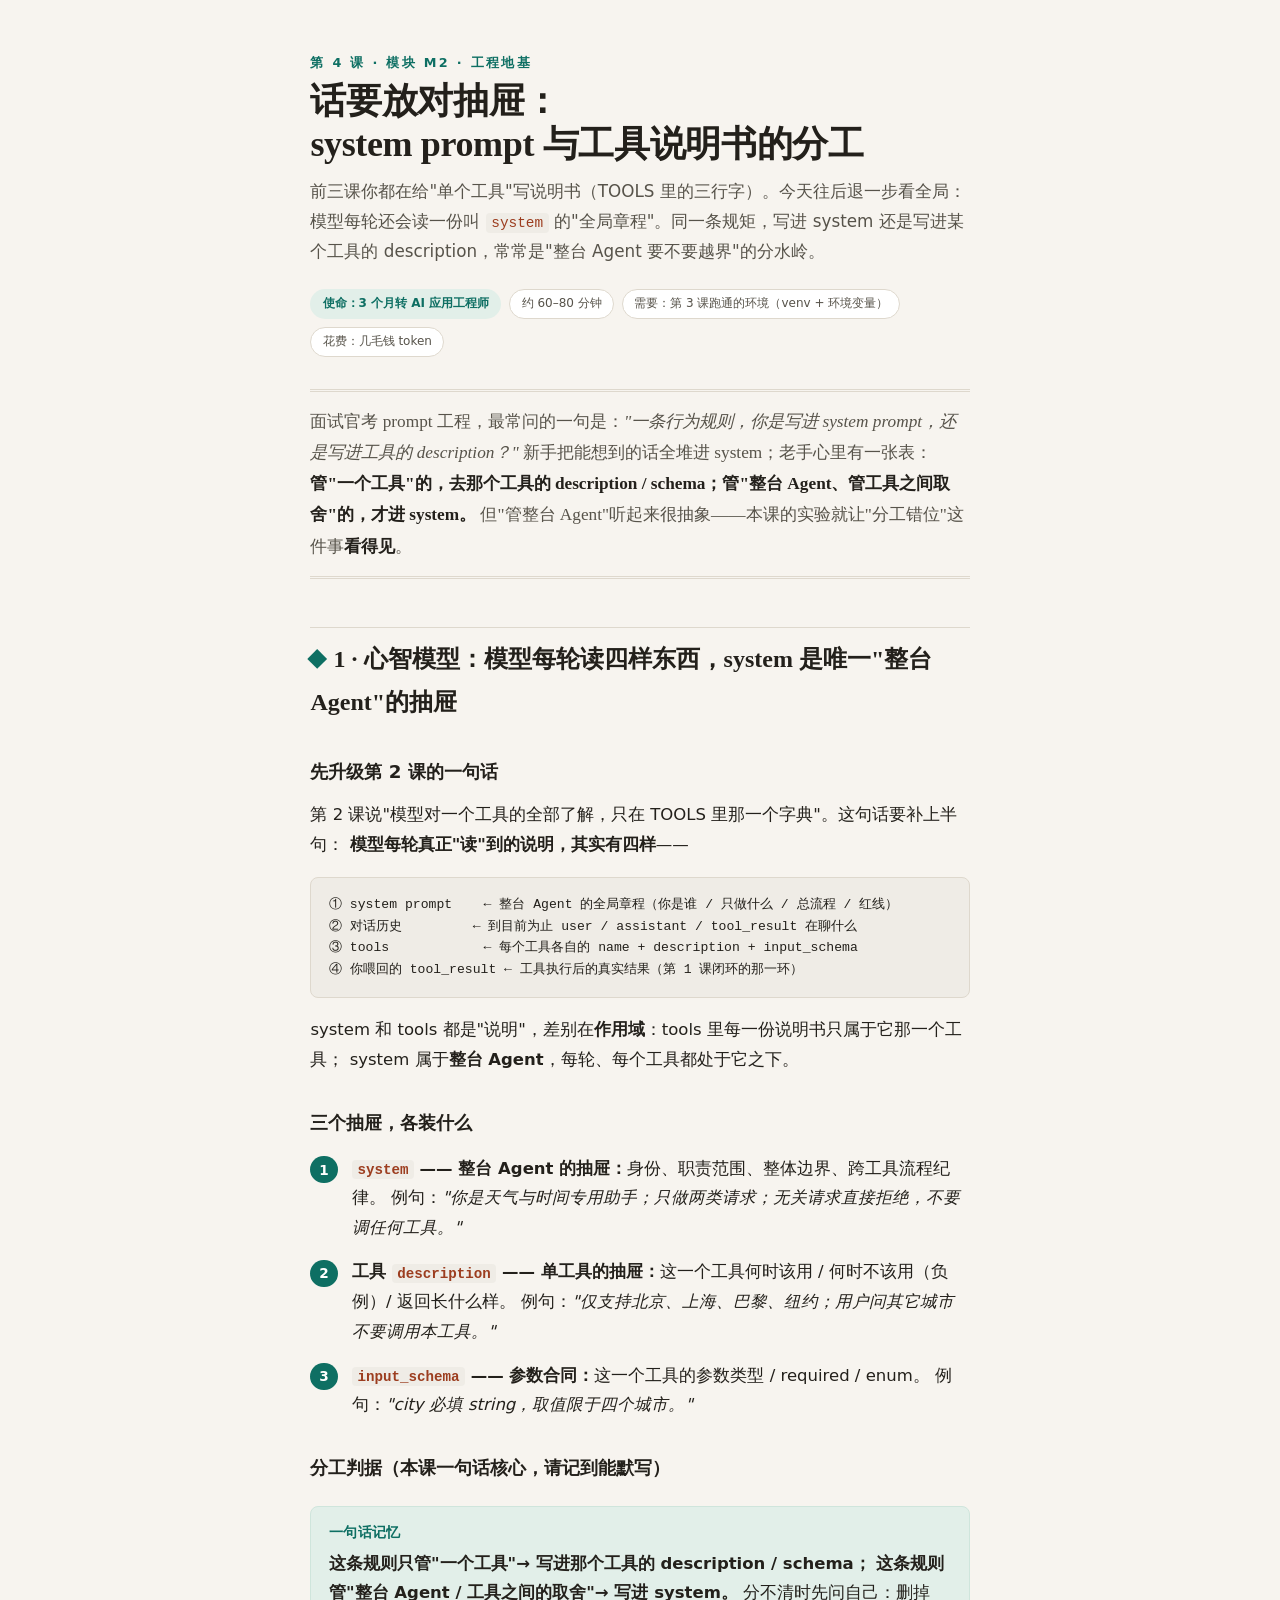
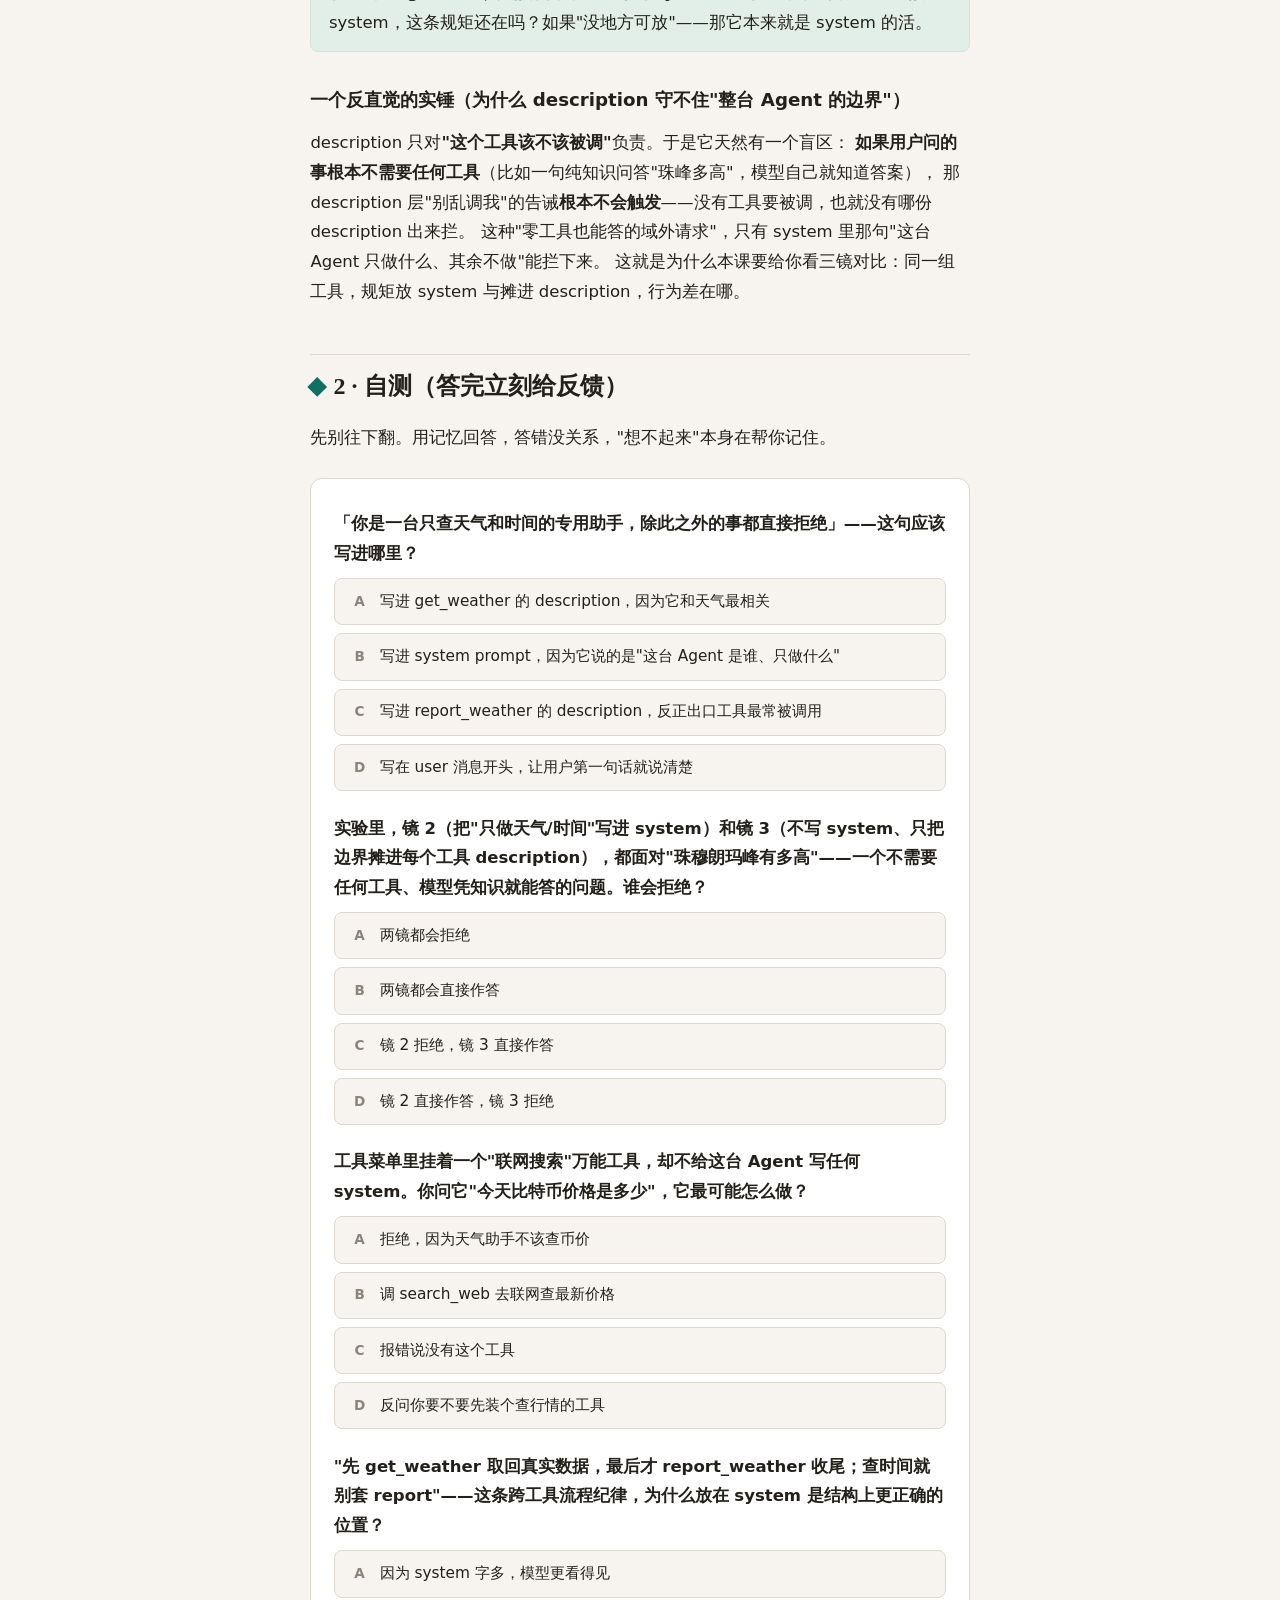
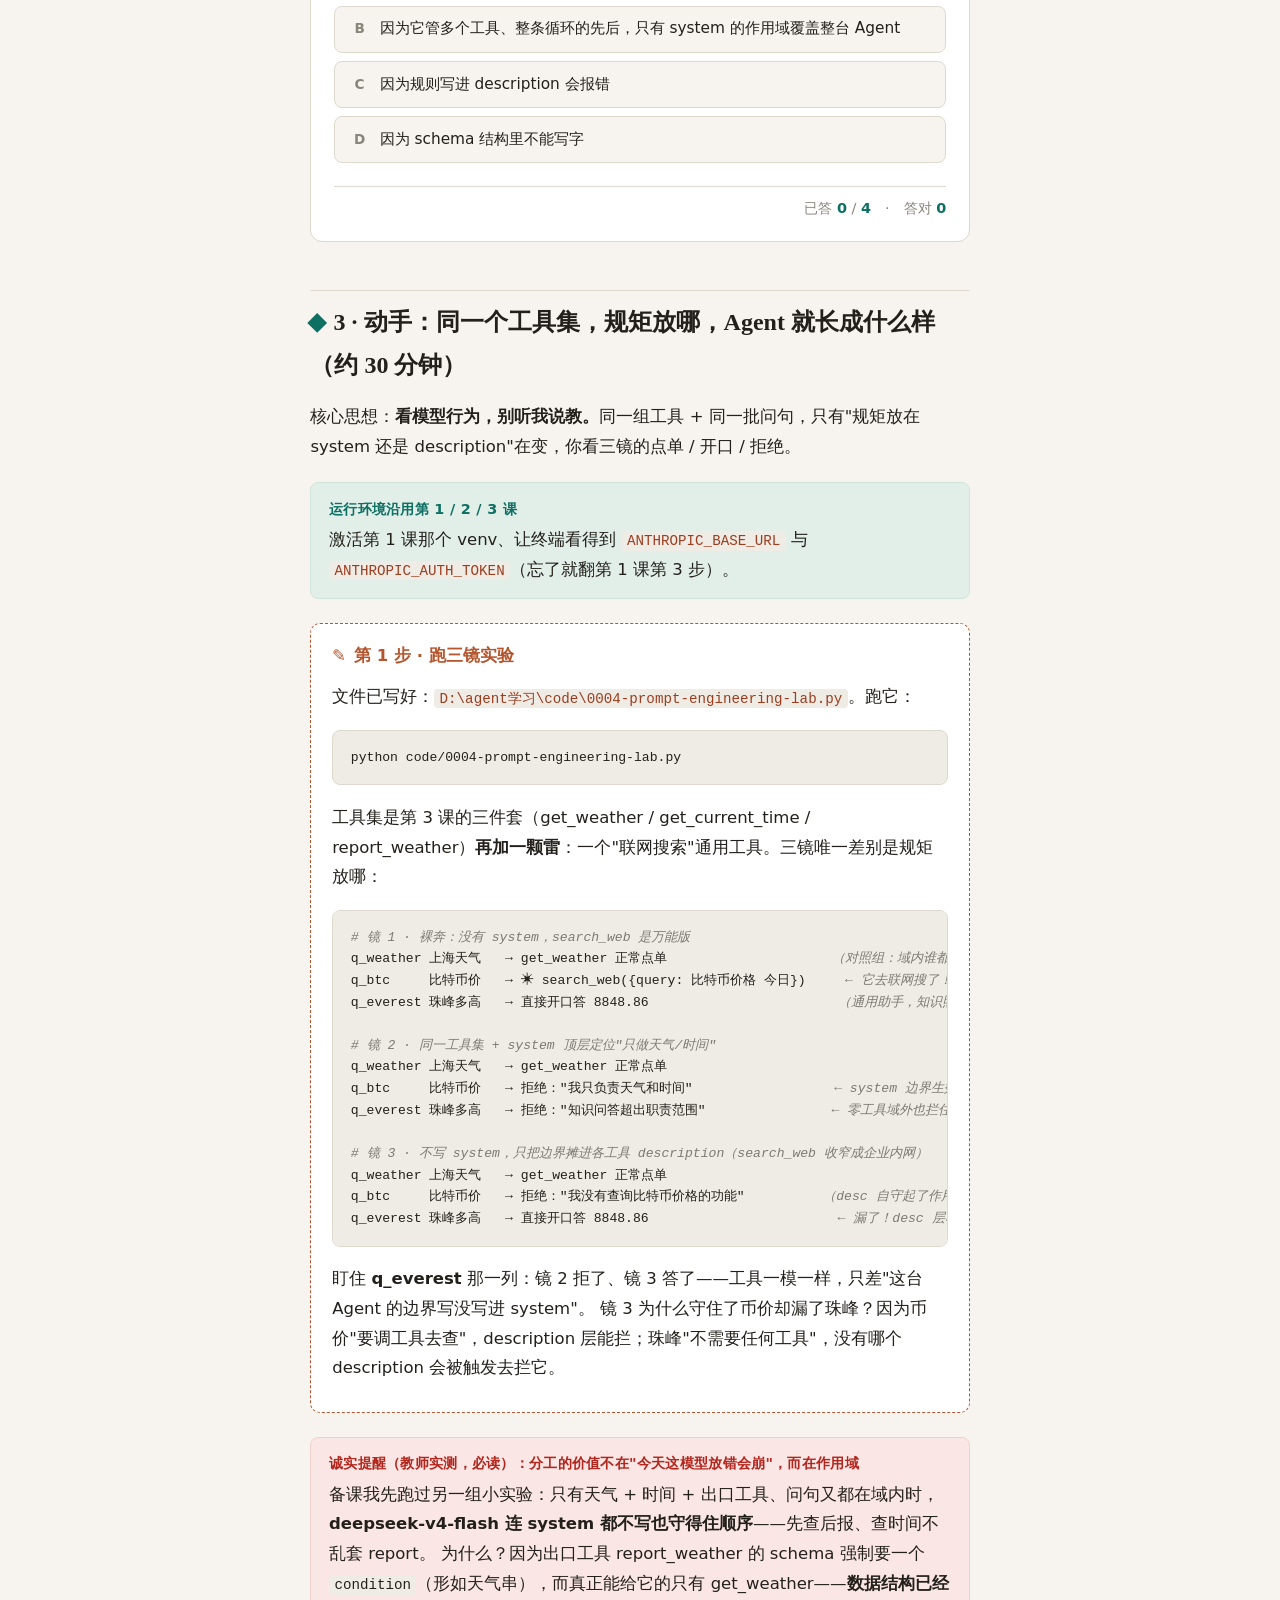
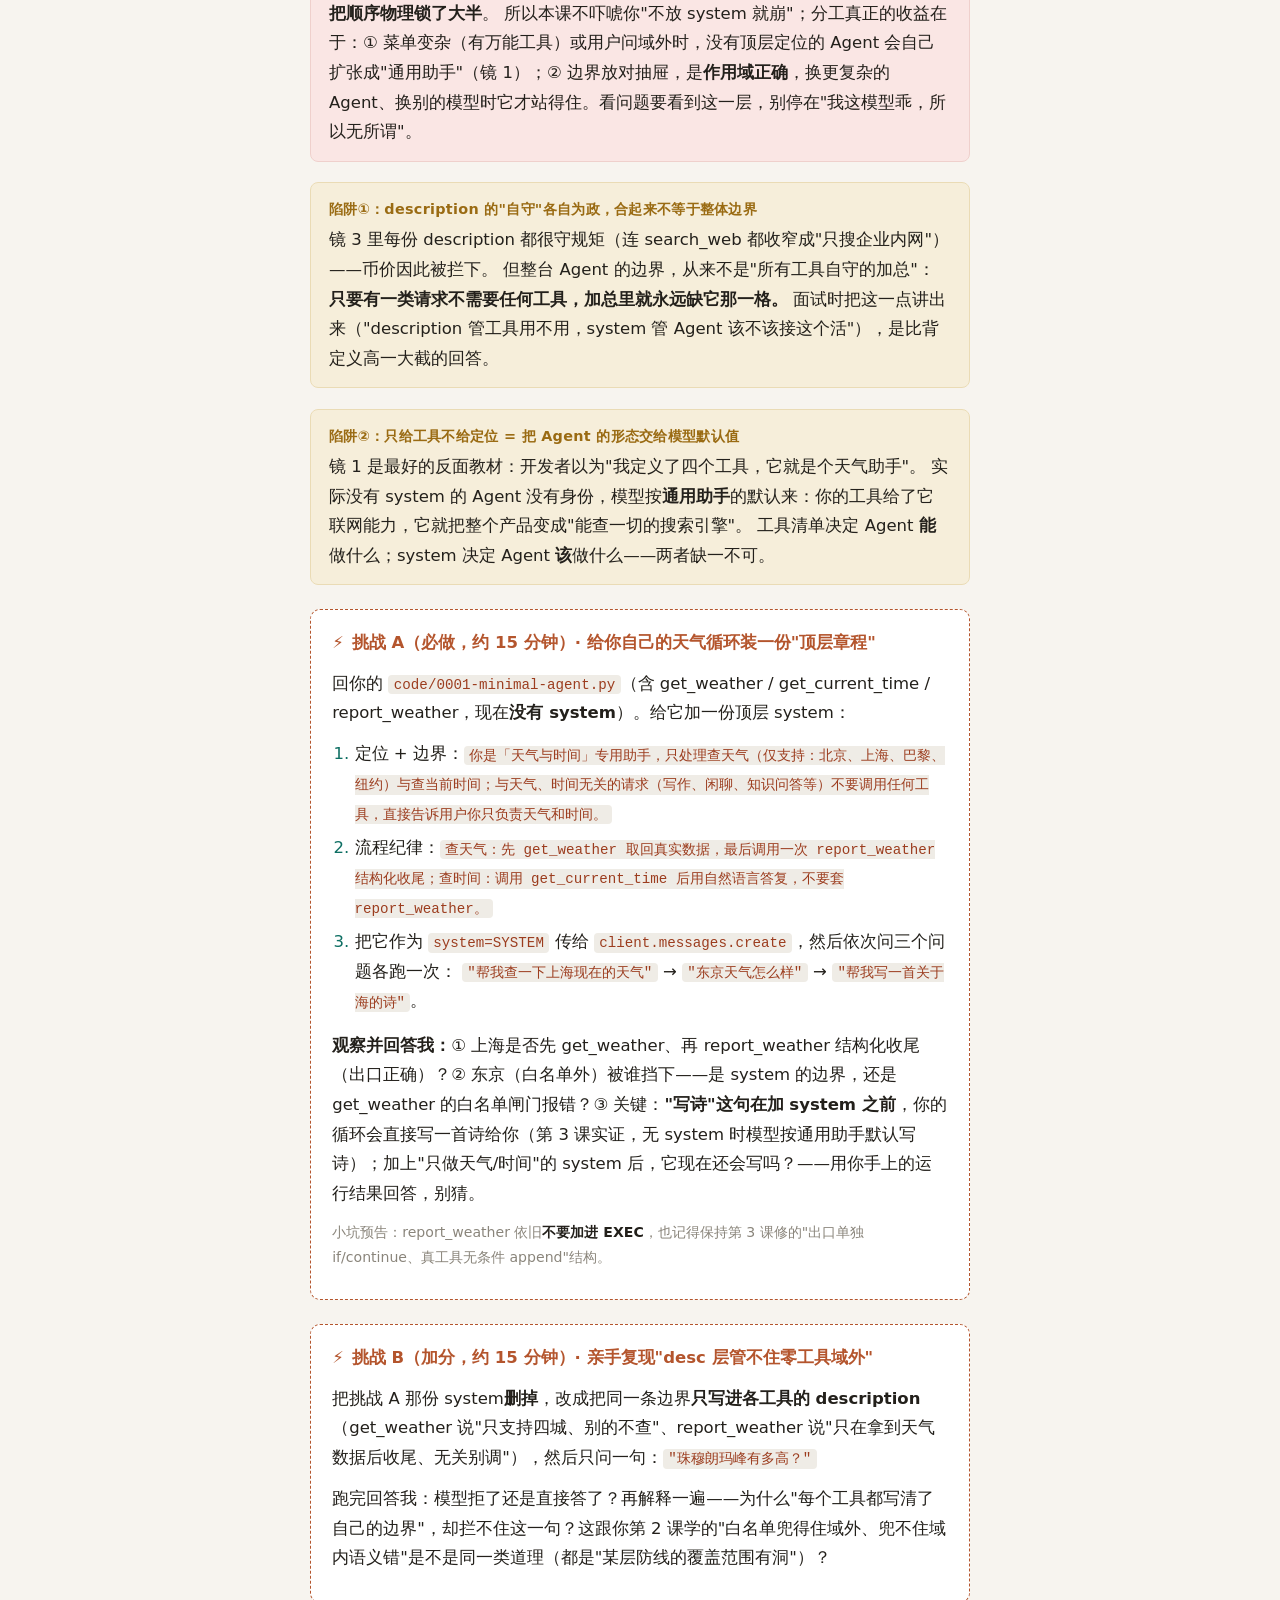
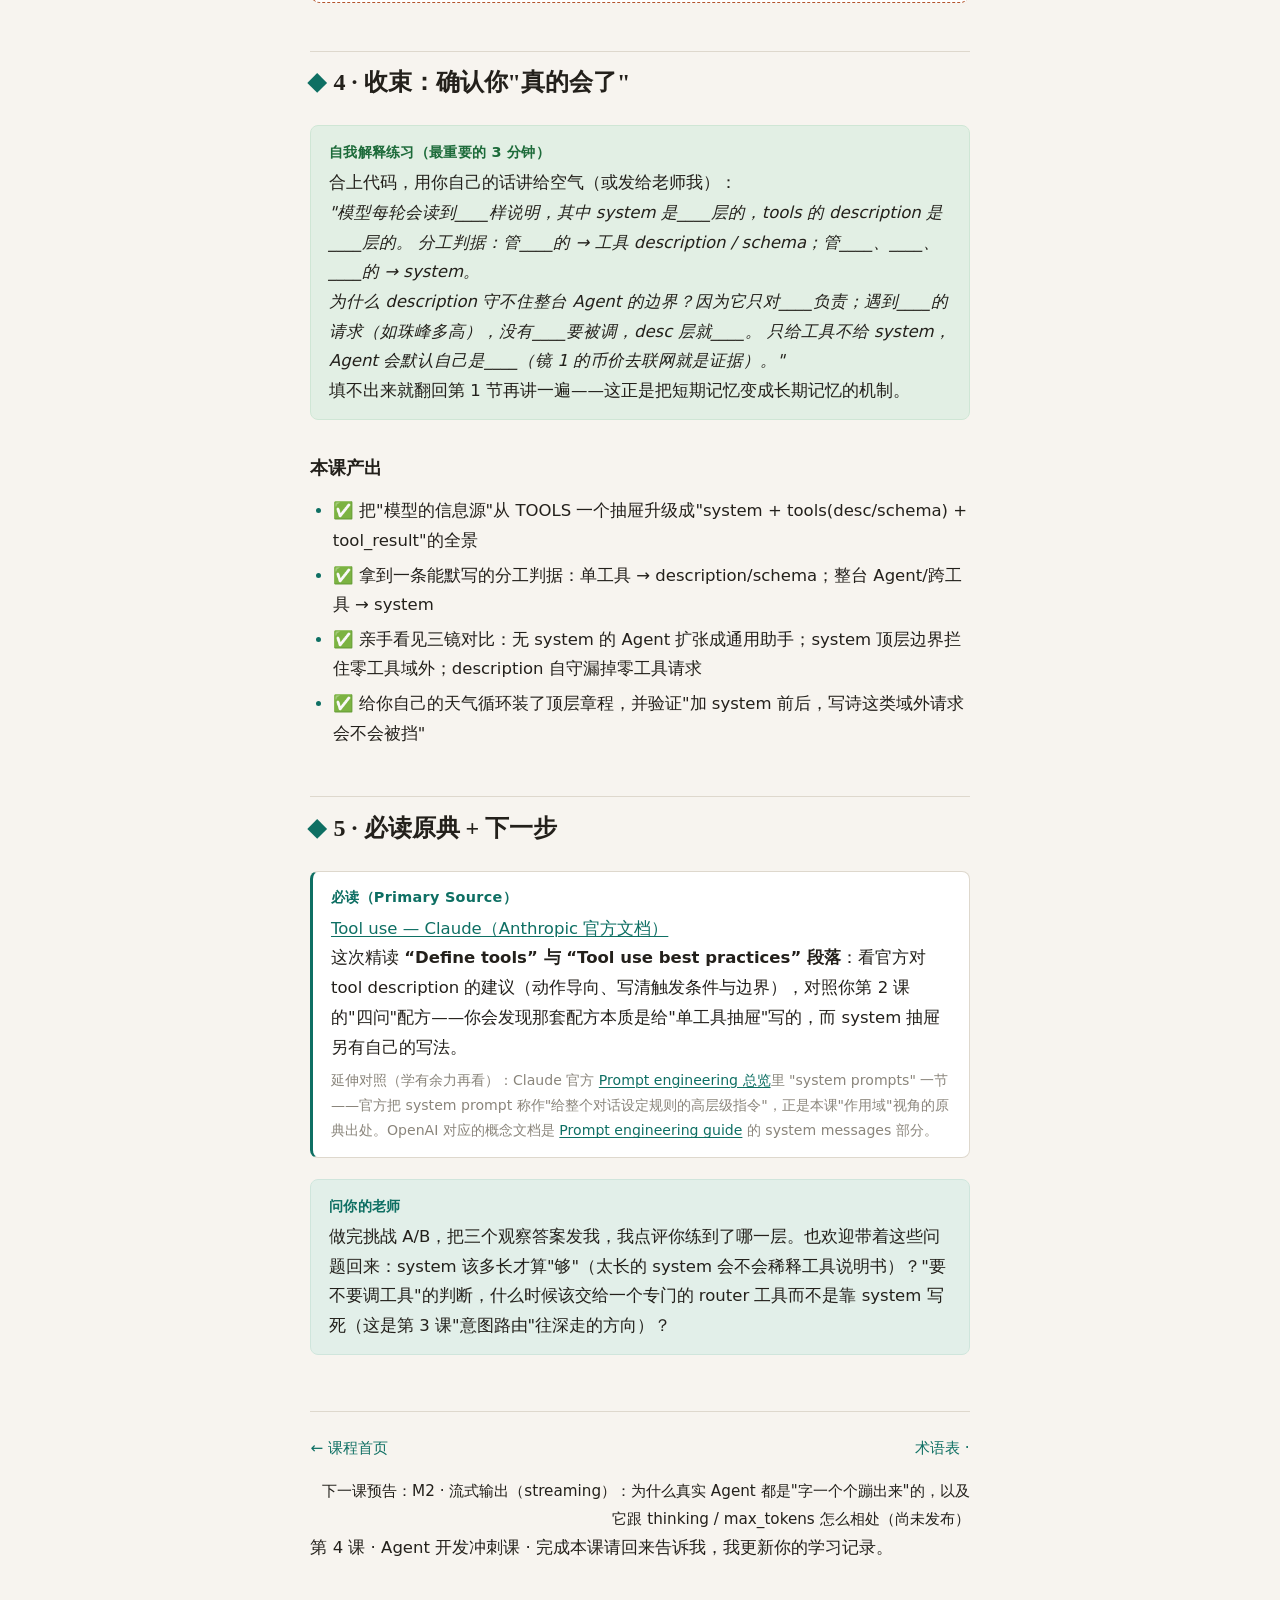
<file: lessons/0004-prompt-engineering.html>
<!DOCTYPE html>
<html lang="zh-CN">
<head>
<meta charset="UTF-8">
<meta name="viewport" content="width=device-width, initial-scale=1.0">
<title>第 4 课 · 话要放对抽屉：system prompt 与工具说明书的分工</title>
<link rel="stylesheet" href="../assets/lesson.css">
</head>
<body>
<div class="lesson">

  <!-- ============ 页眉 ============ -->
  <div class="lesson-kicker">第 4 课 · 模块 M2 · 工程地基</div>
  <h1 class="lesson-title">话要放对抽屉：<br>system prompt 与工具说明书的分工</h1>
  <p class="lesson-sub">前三课你都在给"单个工具"写说明书（TOOLS 里的三行字）。今天往后退一步看全局：模型每轮还会读一份叫 <code>system</code> 的"全局章程"。同一条规矩，写进 system 还是写进某个工具的 description，常常是"整台 Agent 要不要越界"的分水岭。</p>

  <div class="lesson-meta">
    <span class="chip mission">使命：3 个月转 AI 应用工程师</span>
    <span class="chip">约 60–80 分钟</span>
    <span class="chip">需要：第 3 课跑通的环境（venv + 环境变量）</span>
    <span class="chip">花费：几毛钱 token</span>
  </div>

  <p class="lede">
    面试官考 prompt 工程，最常问的一句是：<em>"一条行为规则，你是写进 system prompt，还是写进工具的 description？"</em>
    新手把能想到的话全堆进 system；老手心里有一张表：<strong>管"一个工具"的，去那个工具的 description / schema；管"整台 Agent、管工具之间取舍"的，才进 system。</strong>
    但"管整台 Agent"听起来很抽象——本课的实验就让"分工错位"这件事<strong>看得见</strong>。
  </p>

  <!-- ============ 1 心智模型 ============ -->
  <h2 id="mental">1 · 心智模型：模型每轮读四样东西，system 是唯一"整台 Agent"的抽屉</h2>

  <h3>先升级第 2 课的一句话</h3>
  <p>
    第 2 课说"模型对一个工具的全部了解，只在 TOOLS 里那一个字典"。这句话要补上半句：
    <strong>模型每轮真正"读"到的说明，其实有四样</strong>——
  </p>
<pre>
① system prompt    ← 整台 Agent 的全局章程（你是谁 / 只做什么 / 总流程 / 红线）
② 对话历史         ← 到目前为止 user / assistant / tool_result 在聊什么
③ tools            ← 每个工具各自的 name + description + input_schema
④ 你喂回的 tool_result ← 工具执行后的真实结果（第 1 课闭环的那一环）
</pre>
  <p>
    system 和 tools 都是"说明"，差别在<strong>作用域</strong>：tools 里每一份说明书只属于它那一个工具；
    system 属于<strong>整台 Agent</strong>，每轮、每个工具都处于它之下。
  </p>

  <h3>三个抽屉，各装什么</h3>
  <ol class="steps">
    <li>
      <strong><code>system</code> —— 整台 Agent 的抽屉：</strong>身份、职责范围、整体边界、跨工具流程纪律。
      例句：<em>"你是天气与时间专用助手；只做两类请求；无关请求直接拒绝，不要调任何工具。"</em>
    </li>
    <li>
      <strong>工具 <code>description</code> —— 单工具的抽屉：</strong>这一个工具何时该用 / 何时不该用（负例）/ 返回长什么样。
      例句：<em>"仅支持北京、上海、巴黎、纽约；用户问其它城市不要调用本工具。"</em>
    </li>
    <li>
      <strong><code>input_schema</code> —— 参数合同：</strong>这一个工具的参数类型 / required / enum。
      例句：<em>"city 必填 string，取值限于四个城市。"</em>
    </li>
  </ol>

  <h3>分工判据（本课一句话核心，请记到能默写）</h3>
  <div class="callout info">
    <span class="t">一句话记忆</span>
    <p><strong>这条规则只管"一个工具"→ 写进那个工具的 description / schema；</strong>
    <strong>这条规则管"整台 Agent / 工具之间的取舍"→ 写进 system。</strong>
    分不清时先问自己：删掉 system，这条规矩还在吗？如果"没地方可放"——那它本来就是 system 的活。</p>
  </div>

  <h3>一个反直觉的实锤（为什么 description 守不住"整台 Agent 的边界"）</h3>
  <p>
    description 只对<strong>"这个工具该不该被调"</strong>负责。于是它天然有一个盲区：
    <strong>如果用户问的事根本不需要任何工具</strong>（比如一句纯知识问答"珠峰多高"，模型自己就知道答案），
    那 description 层"别乱调我"的告诫<strong>根本不会触发</strong>——没有工具要被调，也就没有哪份 description 出来拦。
    这种"零工具也能答的域外请求"，只有 system 里那句"这台 Agent 只做什么、其余不做"能拦下来。
    这就是为什么本课要给你看三镜对比：同一组工具，规矩放 system 与摊进 description，行为差在哪。
  </p>

  <!-- ============ 2 自测 ============ -->
  <h2 id="quiz">2 · 自测（答完立刻给反馈）</h2>
  <p>先别往下翻。用记忆回答，答错没关系，"想不起来"本身在帮你记住。</p>

  <div class="quiz">
    <div class="q">
      <p class="q-text">「你是一台只查天气和时间的专用助手，除此之外的事都直接拒绝」——这句应该写进哪里？</p>
      <div class="opts">
        <button class="opt" data-correct="false" data-explain="get_weather 的 description 只管“这个工具该不该被调”；它没有资格、也没有立场代表整台 Agent 宣布“别的事我们都不做”。">
          <span class="tag">A</span><span>写进 get_weather 的 description，因为它和天气最相关</span>
        </button>
        <button class="opt" data-correct="true" data-explain="对。分工判据：管“单个工具什么时候调 / 传什么”的进该工具 description；管“这台 Agent 是谁、整体边界、跨工具取舍”的进 system。身份与边界没有哪个单工具能代表，只能放 system。">
          <span class="tag">B</span><span>写进 system prompt，因为它说的是"这台 Agent 是谁、只做什么"</span>
        </button>
        <button class="opt" data-correct="false" data-explain="report_weather 只是出口工具，管“查到天气后结构化收尾”。让它在 description 里替整台 Agent 立边界，等于让一个工具替所有工具说话。">
          <span class="tag">C</span><span>写进 report_weather 的 description，反正出口工具最常被调用</span>
        </button>
        <button class="opt" data-correct="false" data-explain="user 消息是“这一轮的输入”，不是持久说明；第一句叮嘱完，第二轮就没人记得住这条规矩。身份与边界要每轮都在，只能放 system。">
          <span class="tag">D</span><span>写在 user 消息开头，让用户第一句话就说清楚</span>
        </button>
      </div>
    </div>

    <div class="q">
      <p class="q-text">实验里，镜 2（把"只做天气/时间"写进 system）和镜 3（不写 system、只把边界摊进每个工具 description），都面对"珠穆朗玛峰有多高"——一个不需要任何工具、模型凭知识就能答的问题。谁会拒绝？</p>
      <div class="opts">
        <button class="opt" data-correct="false" data-explain="镜 3 里没有哪份 description 会说“别答珠峰”，因为没有工具要被调；它照答不误（实证：8848.86）。">
          <span class="tag">A</span><span>两镜都会拒绝</span>
        </button>
        <button class="opt" data-correct="false" data-explain="镜 2 的 system 明说“知识问答超出职责”，它会拒绝——所以不是都答。">
          <span class="tag">B</span><span>两镜都会直接作答</span>
        </button>
        <button class="opt" data-correct="true" data-explain="对，这是本课实证的 decisive 一镜：镜 2 拒了（system 顶层边界说“知识问答超出职责”）；镜 3 照答 8848.86——因为零工具的域外请求，description 层根本看不见，没有工具要拦它。">
          <span class="tag">C</span><span>镜 2 拒绝，镜 3 直接作答</span>
        </button>
        <button class="opt" data-correct="false" data-explain="顺序反了：有 system 顶层边界的镜 2 才会拒绝；只靠 description 的镜 3 拦不住零工具请求。">
          <span class="tag">D</span><span>镜 2 直接作答，镜 3 拒绝</span>
        </button>
      </div>
    </div>

    <div class="q">
      <p class="q-text">工具菜单里挂着一个"联网搜索"万能工具，却不给这台 Agent 写任何 system。你问它"今天比特币价格是多少"，它最可能怎么做？</p>
      <div class="opts">
        <button class="opt" data-correct="false" data-explain="没人告诉过它是“天气助手”。没有顶层定位时，模型不会自己假定一个狭窄身份。">
          <span class="tag">A</span><span>拒绝，因为天气助手不该查币价</span>
        </button>
        <button class="opt" data-correct="true" data-explain="对，实证镜 1：它真的调了 search_web({query: 比特币价格 今日})。不立规矩 = 不给 Agent 身份，模型会默认自己是“通用助手”，见什么工具用什么——它扩张成工具允许它成为的样子。">
          <span class="tag">B</span><span>调 search_web 去联网查最新价格</span>
        </button>
        <button class="opt" data-correct="false" data-explain="search_web 明明在工具清单里、能联网，它没有理由说自己没有工具。">
          <span class="tag">C</span><span>报错说没有这个工具</span>
        </button>
        <button class="opt" data-correct="false" data-explain="模型不负责“装工具”；菜单里已有能用的 search_web，它直接用。">
          <span class="tag">D</span><span>反问你要不要先装个查行情的工具</span>
        </button>
      </div>
    </div>

    <div class="q">
      <p class="q-text">"先 get_weather 取回真实数据，最后才 report_weather 收尾；查时间就别套 report"——这条跨工具流程纪律，为什么放在 system 是结构上更正确的位置？</p>
      <div class="opts">
        <button class="opt" data-correct="false" data-explain="不是长度或醒目度问题。system 不靠“字多”生效，靠的是作用域覆盖整台 Agent。">
          <span class="tag">A</span><span>因为 system 字多，模型更看得见</span>
        </button>
        <button class="opt" data-correct="true" data-explain="对。它管的是“几个工具之间谁先谁后、哪个环节不许跳过”，作用域横跨整条循环——只有 system 覆盖全循环；只写进 report 的 description，那 get_weather 在跑、查时间在跑的那些回合，谁都不记得这条纪律。">
          <span class="tag">B</span><span>因为它管多个工具、整条循环的先后，只有 system 的作用域覆盖整台 Agent</span>
        </button>
        <button class="opt" data-correct="false" data-explain="description 里什么都能写，不会语法报错；问题不在“能不能写”，在“写到那有没有用”。">
          <span class="tag">C</span><span>因为规则写进 description 会报错</span>
        </button>
        <button class="opt" data-correct="false" data-explain="input_schema 只描述参数（类型/必填/取值），没法表达“先调谁再调谁”的时序。">
          <span class="tag">D</span><span>因为 schema 结构里不能写字</span>
        </button>
      </div>
    </div>
  </div>

  <!-- ============ 3 动手 ============ -->
  <h2 id="hands-on">3 · 动手：同一个工具集，规矩放哪，Agent 就长成什么样（约 30 分钟）</h2>
  <p>核心思想：<strong>看模型行为，别听我说教。</strong>同一组工具 + 同一批问句，只有"规矩放在 system 还是 description"在变，你看三镜的点单 / 开口 / 拒绝。</p>

  <div class="callout info">
    <span class="t">运行环境沿用第 1 / 2 / 3 课</span>
    <p>激活第 1 课那个 venv、让终端看得到 <code>ANTHROPIC_BASE_URL</code> 与 <code>ANTHROPIC_AUTH_TOKEN</code>（忘了就翻第 1 课第 3 步）。</p>
  </div>

  <div class="exercise">
    <span class="t">第 1 步 · 跑三镜实验</span>
    <p>文件已写好：<code>D:\agent学习\code\0004-prompt-engineering-lab.py</code>。跑它：</p>
<pre>python code/0004-prompt-engineering-lab.py</pre>
    <p>工具集是第 3 课的三件套（get_weather / get_current_time / report_weather）<strong>再加一颗雷</strong>：一个"联网搜索"通用工具。三镜唯一差别是规矩放哪：</p>
<pre><span class="c"># 镜 1 · 裸奔：没有 system，search_web 是万能版</span>
q_weather 上海天气   → get_weather 正常点单                     <span class="c">（对照组：域内谁都对）</span>
q_btc     比特币价   → ✳ search_web({query: 比特币价格 今日})     <span class="c">← 它去联网搜了！</span>
q_everest 珠峰多高   → 直接开口答 8848.86                        <span class="c">（通用助手，知识照答）</span>

<span class="c"># 镜 2 · 同一工具集 + system 顶层定位"只做天气/时间"</span>
q_weather 上海天气   → get_weather 正常点单
q_btc     比特币价   → 拒绝："我只负责天气和时间"                  <span class="c">← system 边界生效</span>
q_everest 珠峰多高   → 拒绝："知识问答超出职责范围"                <span class="c">← 零工具域外也拦住了</span>

<span class="c"># 镜 3 · 不写 system，只把边界摊进各工具 description（search_web 收窄成企业内网）</span>
q_weather 上海天气   → get_weather 正常点单
q_btc     比特币价   → 拒绝："我没有查询比特币价格的功能"          <span class="c">（desc 自守起了作用：没工具适配）</span>
q_everest 珠峰多高   → 直接开口答 8848.86                        <span class="c">← 漏了！desc 层看不见零工具请求</span>
</pre>
    <p>盯住 <strong>q_everest</strong> 那一列：镜 2 拒了、镜 3 答了——工具一模一样，只差"这台 Agent 的边界写没写进 system"。
    镜 3 为什么守住了币价却漏了珠峰？因为币价"要调工具去查"，description 层能拦；珠峰"不需要任何工具"，没有哪个 description 会被触发去拦它。</p>
  </div>

  <div class="callout danger">
    <span class="t">诚实提醒（教师实测，必读）：分工的价值不在"今天这模型放错会崩"，而在作用域</span>
    <p>
      备课我先跑过另一组小实验：只有天气 + 时间 + 出口工具、问句又都在域内时，<strong>deepseek-v4-flash 连 system 都不写也守得住顺序</strong>——先查后报、查时间不乱套 report。
      为什么？因为出口工具 report_weather 的 schema 强制要一个 <code>condition</code>（形如天气串），而真正能给它的只有 get_weather——<strong>数据结构已经把顺序物理锁了大半</strong>。
      所以本课不吓唬你"不放 system 就崩"；分工真正的收益在于：① 菜单变杂（有万能工具）或用户问域外时，没有顶层定位的 Agent 会自己扩张成"通用助手"（镜 1）；② 边界放对抽屉，是<strong>作用域正确</strong>，换更复杂的 Agent、换别的模型时它才站得住。看问题要看到这一层，别停在"我这模型乖，所以无所谓"。
    </p>
  </div>

  <div class="callout warn">
    <span class="t">陷阱①：description 的"自守"各自为政，合起来不等于整体边界</span>
    <p>
      镜 3 里每份 description 都很守规矩（连 search_web 都收窄成"只搜企业内网"）——币价因此被拦下。
      但整台 Agent 的边界，从来不是"所有工具自守的加总"：<strong>只要有一类请求不需要任何工具，加总里就永远缺它那一格。</strong>
      面试时把这一点讲出来（"description 管工具用不用，system 管 Agent 该不该接这个活"），是比背定义高一大截的回答。
    </p>
  </div>

  <div class="callout warn">
    <span class="t">陷阱②：只给工具不给定位 = 把 Agent 的形态交给模型默认值</span>
    <p>
      镜 1 是最好的反面教材：开发者以为"我定义了四个工具，它就是个天气助手"。
      实际没有 system 的 Agent 没有身份，模型按<strong>通用助手</strong>的默认来：你的工具给了它联网能力，它就把整个产品变成"能查一切的搜索引擎"。
      工具清单决定 Agent <strong>能</strong>做什么；system 决定 Agent <strong>该</strong>做什么——两者缺一不可。
    </p>
  </div>

  <div class="challenge">
    <span class="t">挑战 A（必做，约 15 分钟）· 给你自己的天气循环装一份"顶层章程"</span>
    <p>回你的 <code>code/0001-minimal-agent.py</code>（含 get_weather / get_current_time / report_weather，现在<strong>没有 system</strong>）。给它加一份顶层 system：</p>
    <ol>
      <li>定位 + 边界：<code>你是「天气与时间」专用助手，只处理查天气（仅支持：北京、上海、巴黎、纽约）与查当前时间；与天气、时间无关的请求（写作、闲聊、知识问答等）不要调用任何工具，直接告诉用户你只负责天气和时间。</code></li>
      <li>流程纪律：<code>查天气：先 get_weather 取回真实数据，最后调用一次 report_weather 结构化收尾；查时间：调用 get_current_time 后用自然语言答复，不要套 report_weather。</code></li>
      <li>把它作为 <code>system=SYSTEM</code> 传给 <code>client.messages.create</code>，然后依次问三个问题各跑一次：
        <code>"帮我查一下上海现在的天气"</code> → <code>"东京天气怎么样"</code> → <code>"帮我写一首关于海的诗"</code>。</li>
    </ol>
    <p><strong>观察并回答我：</strong>① 上海是否先 get_weather、再 report_weather 结构化收尾（出口正确）？② 东京（白名单外）被谁挡下——是 system 的边界，还是 get_weather 的白名单闸门报错？③ 关键：<strong>"写诗"这句在加 system 之前</strong>，你的循环会直接写一首诗给你（第 3 课实证，无 system 时模型按通用助手默认写诗）；加上"只做天气/时间"的 system 后，它现在还会写吗？——用你手上的运行结果回答，别猜。</p>
    <p class="fn">小坑预告：report_weather 依旧<strong>不要加进 EXEC</strong>，也记得保持第 3 课修的"出口单独 if/continue、真工具无条件 append"结构。</p>
  </div>

  <div class="challenge">
    <span class="t">挑战 B（加分，约 15 分钟）· 亲手复现"desc 层管不住零工具域外"</span>
    <p>把挑战 A 那份 system<strong>删掉</strong>，改成把同一条边界<strong>只写进各工具的 description</strong>（get_weather 说"只支持四城、别的不查"、report_weather 说"只在拿到天气数据后收尾、无关别调"），然后只问一句：<code>"珠穆朗玛峰有多高？"</code></p>
    <p>跑完回答我：模型拒了还是直接答了？再解释一遍——为什么"每个工具都写清了自己的边界"，却拦不住这一句？这跟你第 2 课学的"白名单兜得住域外、兜不住域内语义错"是不是同一类道理（都是"某层防线的覆盖范围有洞"）？</p>
  </div>

  <!-- ============ 4 收束 ============ -->
  <h2 id="wrap">4 · 收束：确认你"真的会了"</h2>

  <div class="callout do">
    <span class="t">自我解释练习（最重要的 3 分钟）</span>
    <p>合上代码，用你自己的话讲给空气（或发给老师我）：<br>
    <em>"模型每轮会读到____样说明，其中 system 是____层的，tools 的 description 是____层的。
    分工判据：管____的 → 工具 description / schema；管____、____、____的 → system。<br>
    为什么 description 守不住整台 Agent 的边界？因为它只对____负责；遇到____的请求（如珠峰多高），没有____要被调，desc 层就____。
    只给工具不给 system，Agent 会默认自己是____（镜 1 的币价去联网就是证据）。"</em><br>
    填不出来就翻回第 1 节再讲一遍——这正是把短期记忆变成长期记忆的机制。</p>
  </div>

  <h3>本课产出</h3>
  <ul>
    <li>✅ 把"模型的信息源"从 TOOLS 一个抽屉升级成"system + tools(desc/schema) + tool_result"的全景</li>
    <li>✅ 拿到一条能默写的分工判据：单工具 → description/schema；整台 Agent/跨工具 → system</li>
    <li>✅ 亲手看见三镜对比：无 system 的 Agent 扩张成通用助手；system 顶层边界拦住零工具域外；description 自守漏掉零工具请求</li>
    <li>✅ 给你自己的天气循环装了顶层章程，并验证"加 system 前后，写诗这类域外请求会不会被挡"</li>
  </ul>

  <!-- ============ 5 延伸阅读 ============ -->
  <h2 id="read">5 · 必读原典 + 下一步</h2>

  <div class="callout read">
    <span class="t">必读（Primary Source）</span>
    <p><a href="https://platform.claude.com/docs/en/agents-and-tools/tool-use">Tool use — Claude（Anthropic 官方文档）</a><br>
    这次精读 <strong>“Define tools” 与 “Tool use best practices” 段落</strong>：看官方对 tool description 的建议（动作导向、写清触发条件与边界），对照你第 2 课的"四问"配方——你会发现那套配方本质是给"单工具抽屉"写的，而 system 抽屉另有自己的写法。</p>
    <p class="fn">延伸对照（学有余力再看）：Claude 官方 <a href="https://platform.claude.com/docs/en/build-with-claude/prompt-engineering/overview">Prompt engineering 总览</a>里 "system prompts" 一节——官方把 system prompt 称作"给整个对话设定规则的高层级指令"，正是本课"作用域"视角的原典出处。OpenAI 对应的概念文档是 <a href="https://platform.openai.com/docs/guides/prompt-engineering">Prompt engineering guide</a> 的 system messages 部分。</p>
  </div>

  <div class="callout info">
    <span class="t">问你的老师</span>
    <p>做完挑战 A/B，把三个观察答案发我，我点评你练到了哪一层。也欢迎带着这些问题回来：system 该多长才算"够"（太长的 system 会不会稀释工具说明书）？"要不要调工具"的判断，什么时候该交给一个专门的 router 工具而不是靠 system 写死（这是第 3 课"意图路由"往深走的方向）？</p>
  </div>

  <div class="lesson-nav">
    <a href="../index.html">← 课程首页</a>
    <a href="../reference/glossary-core-terms.html">术语表 ·</a>
    <span class="next">下一课预告：M2 · 流式输出（streaming）：为什么真实 Agent 都是"字一个个蹦出来"的，以及它跟 thinking / max_tokens 怎么相处（尚未发布）</span>
  </div>

  <footer class="colophon">第 4 课 · Agent 开发冲刺课 · 完成本课请回来告诉我，我更新你的学习记录。</footer>
</div>

<script src="../assets/quiz.js"></script>
</body>
</html>
</file>
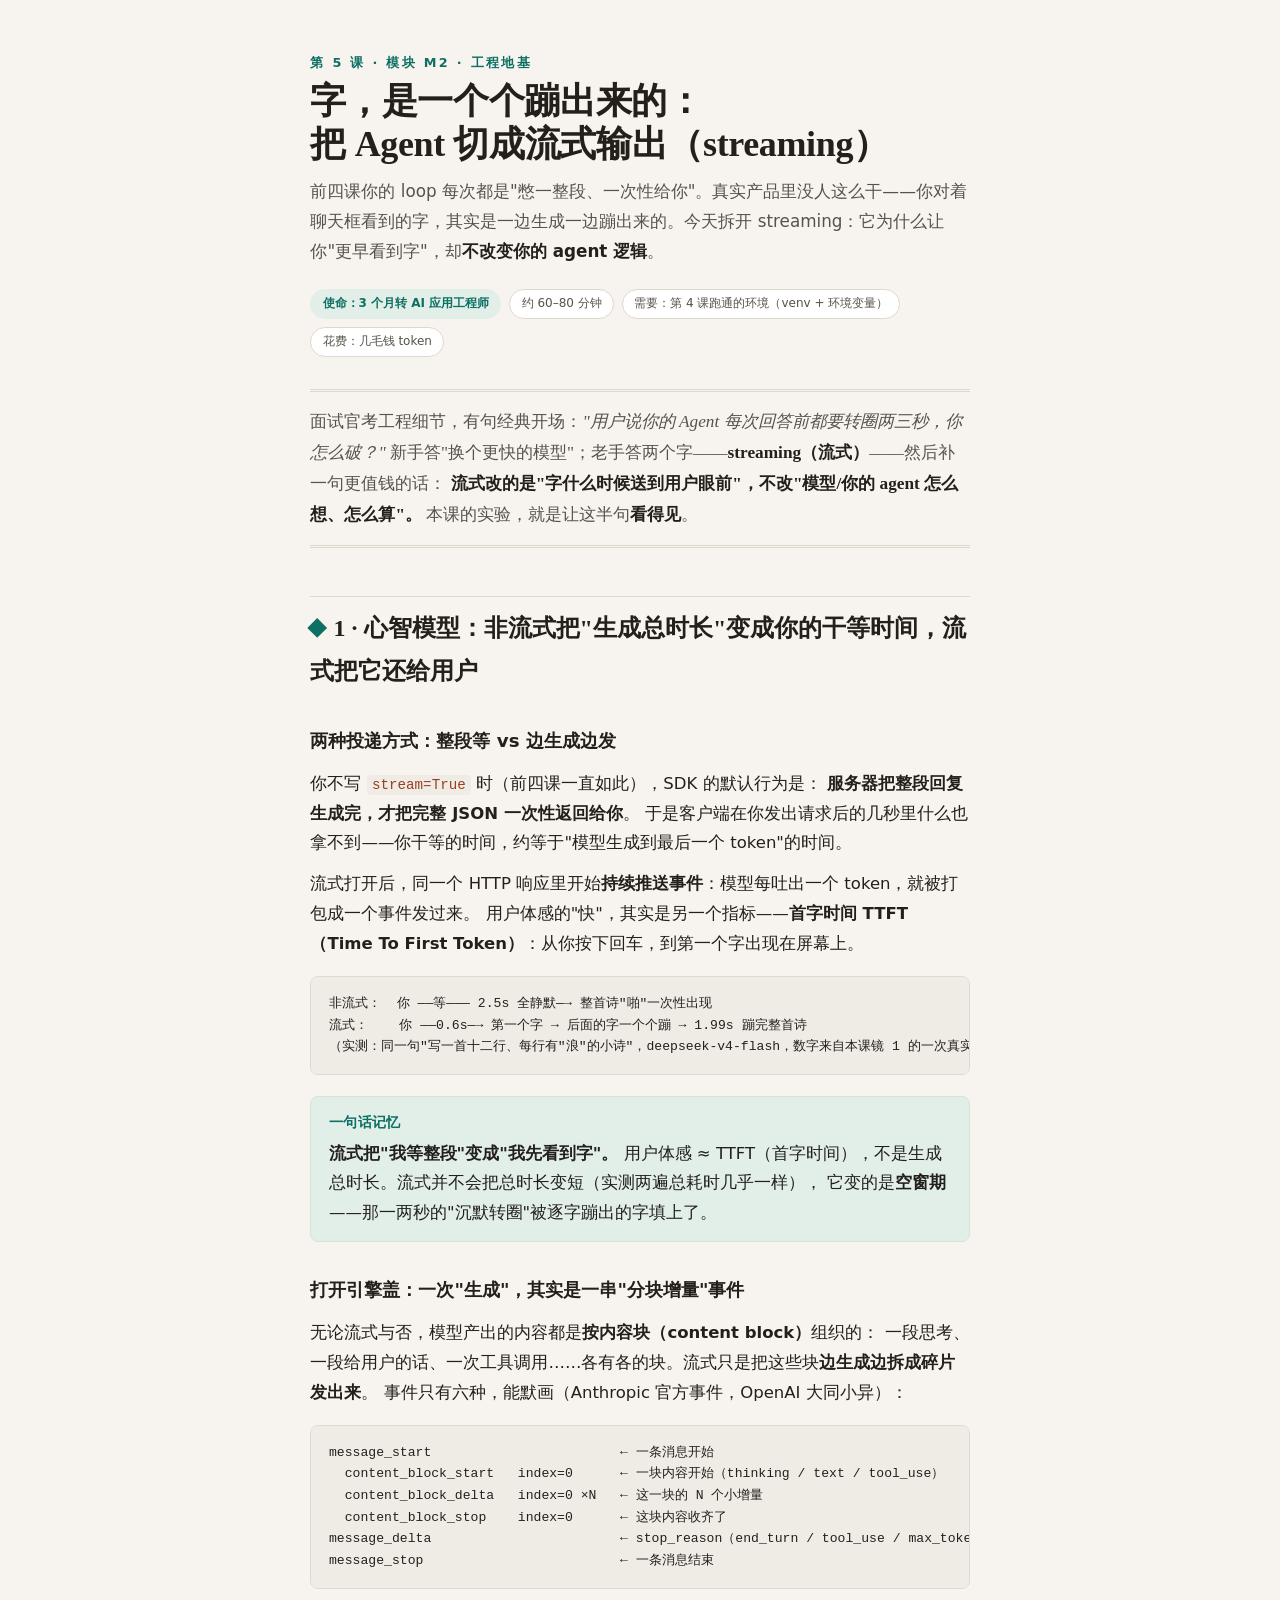
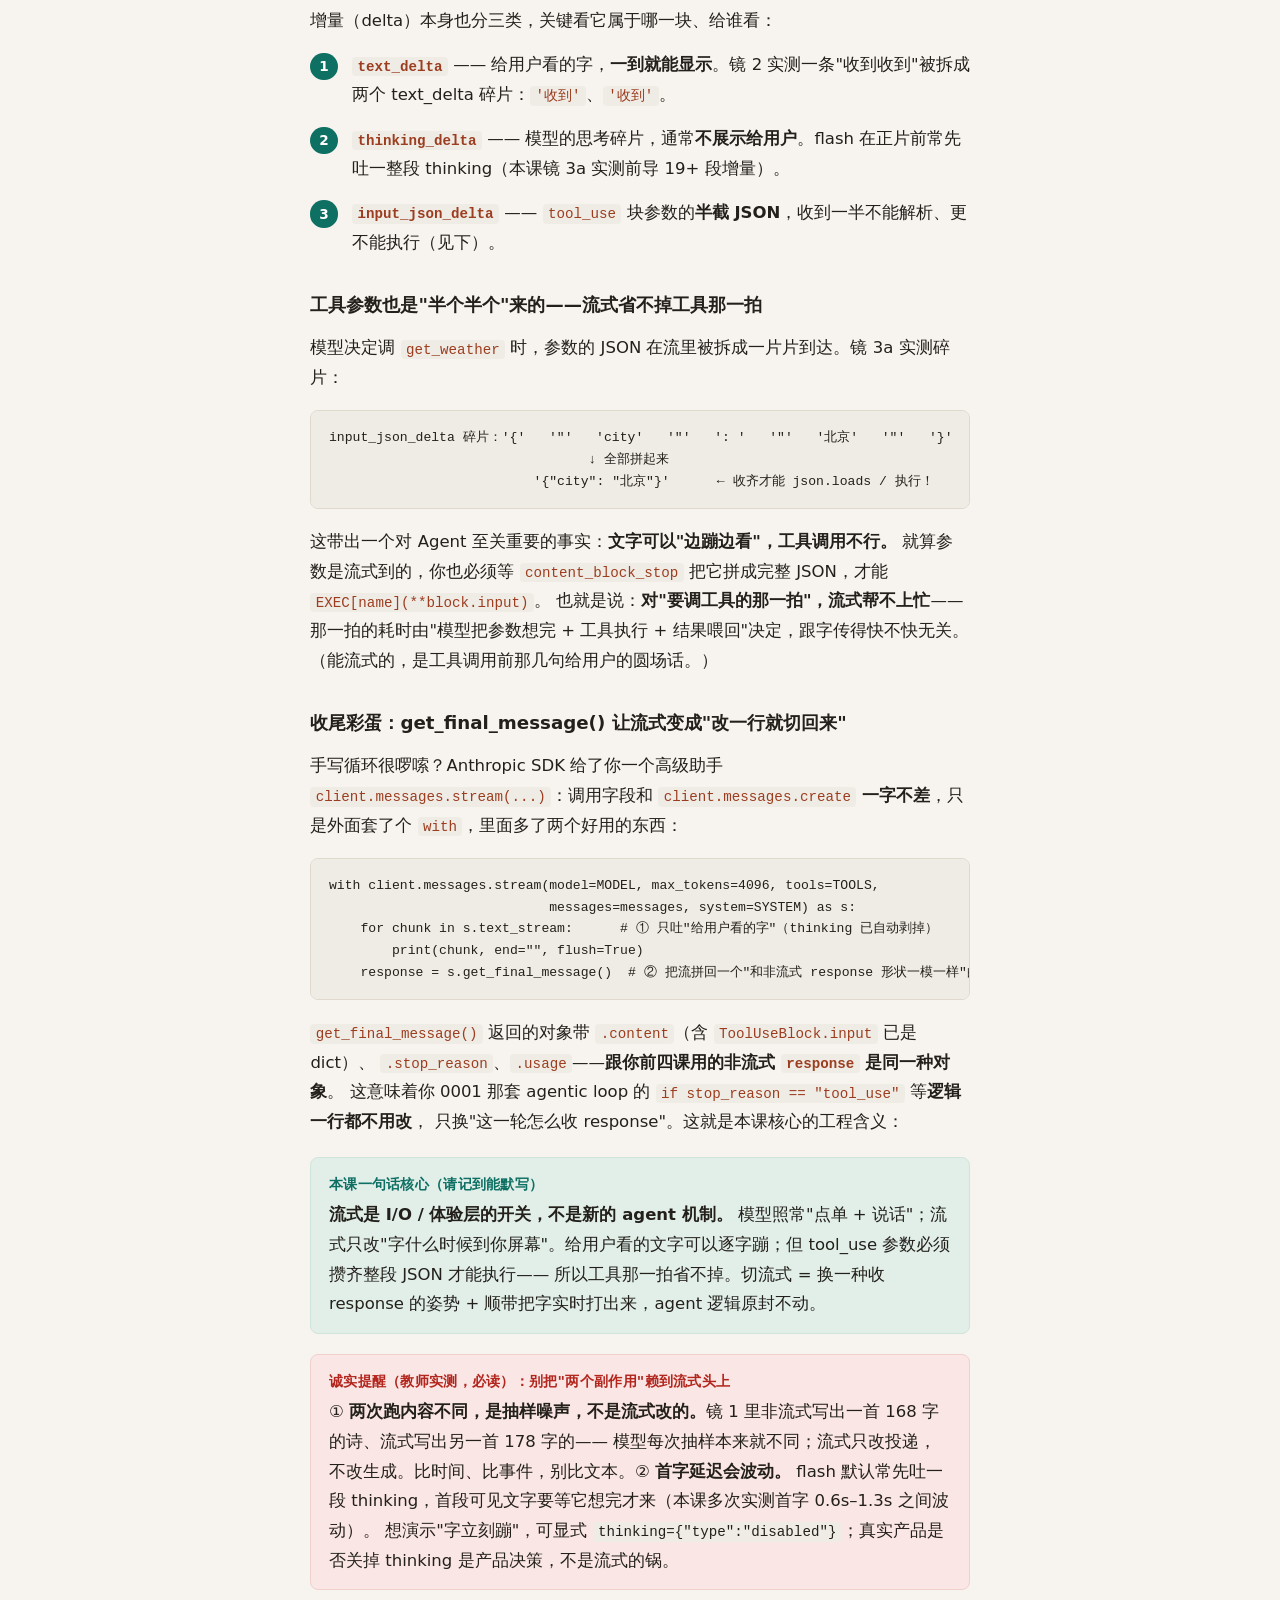
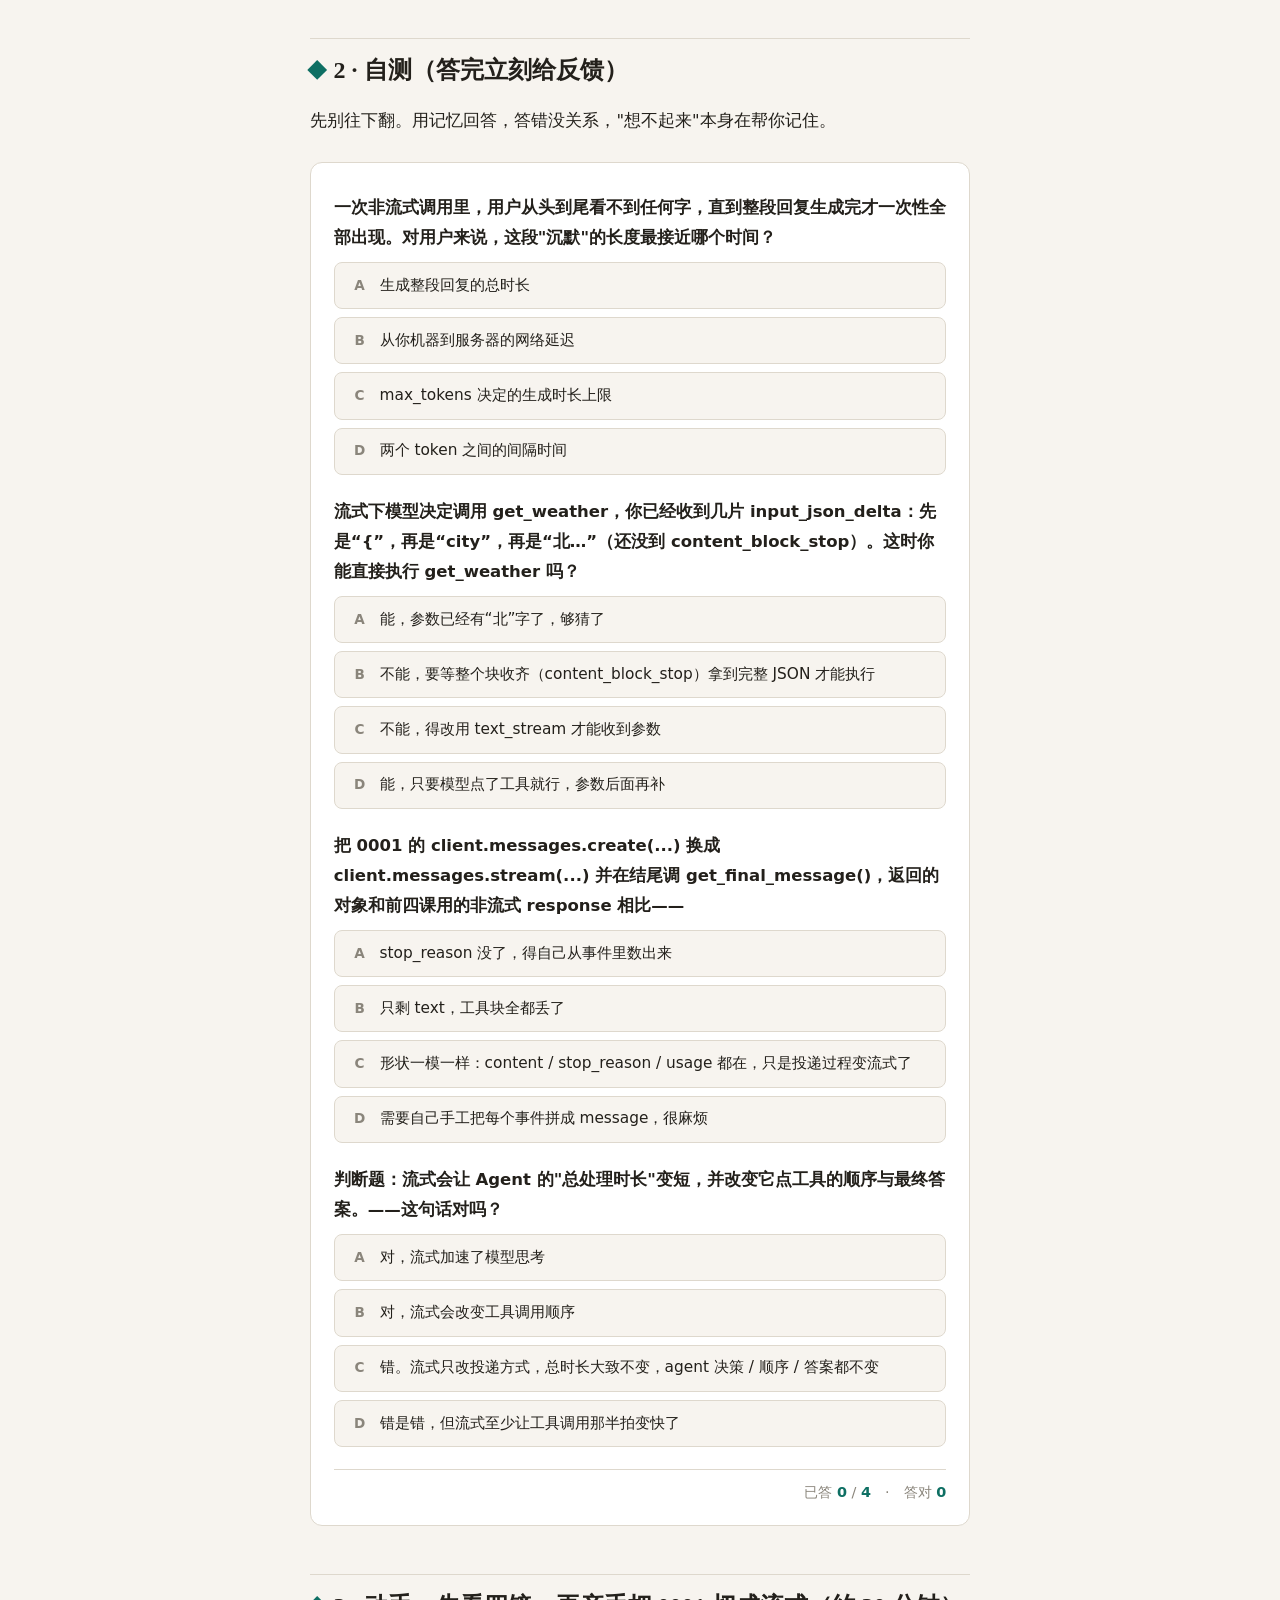
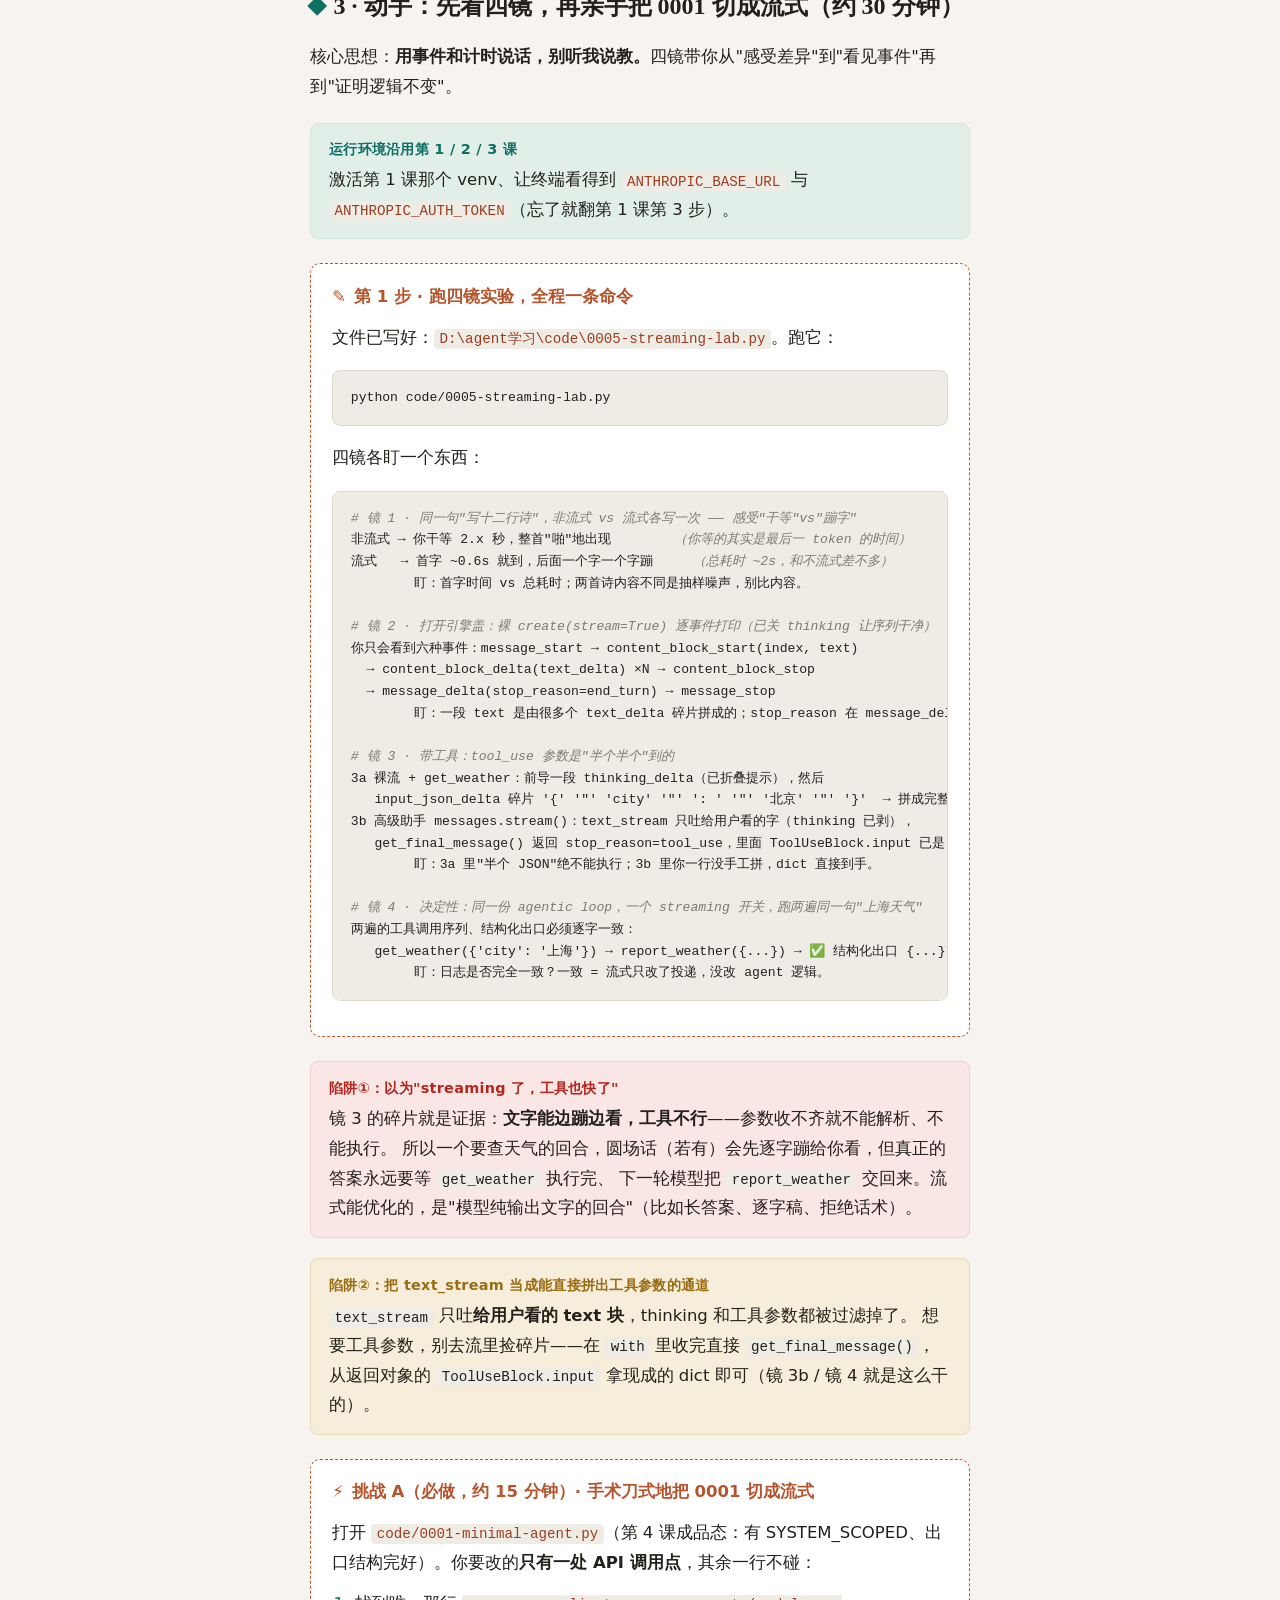
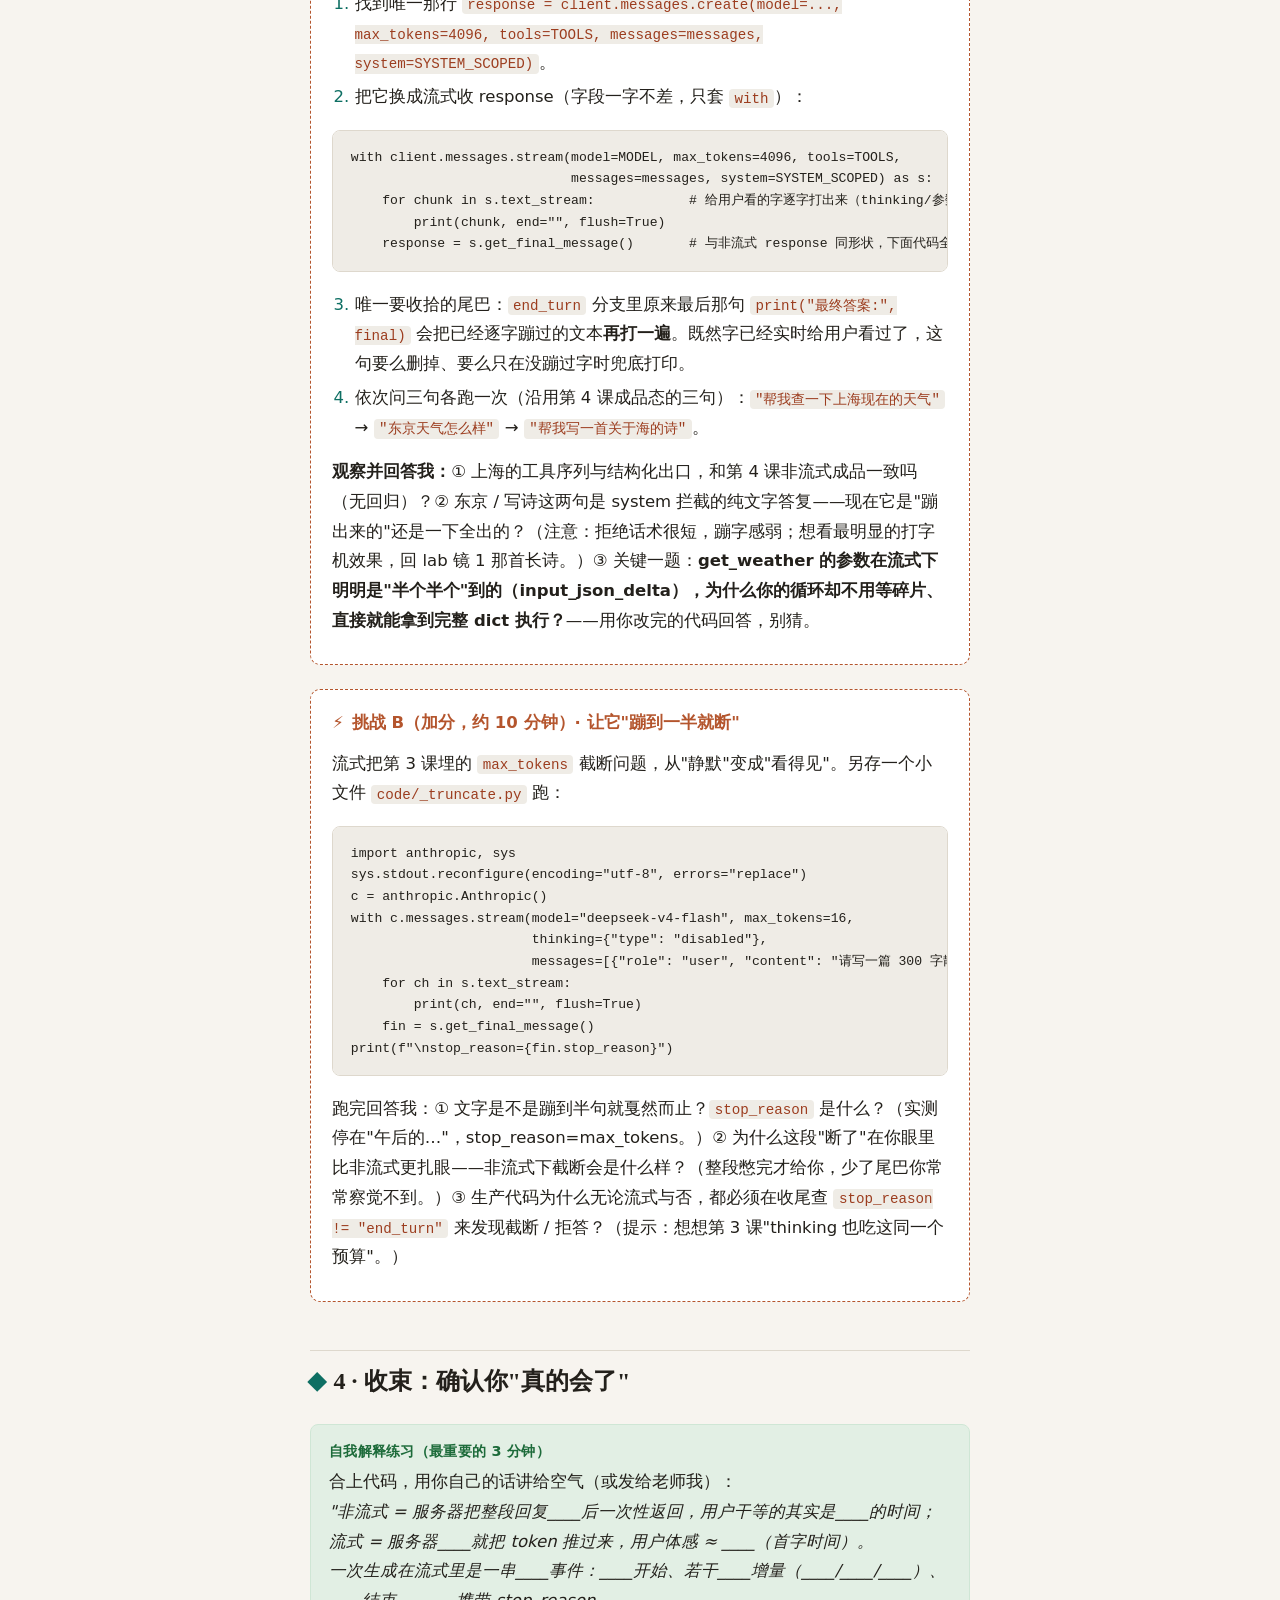
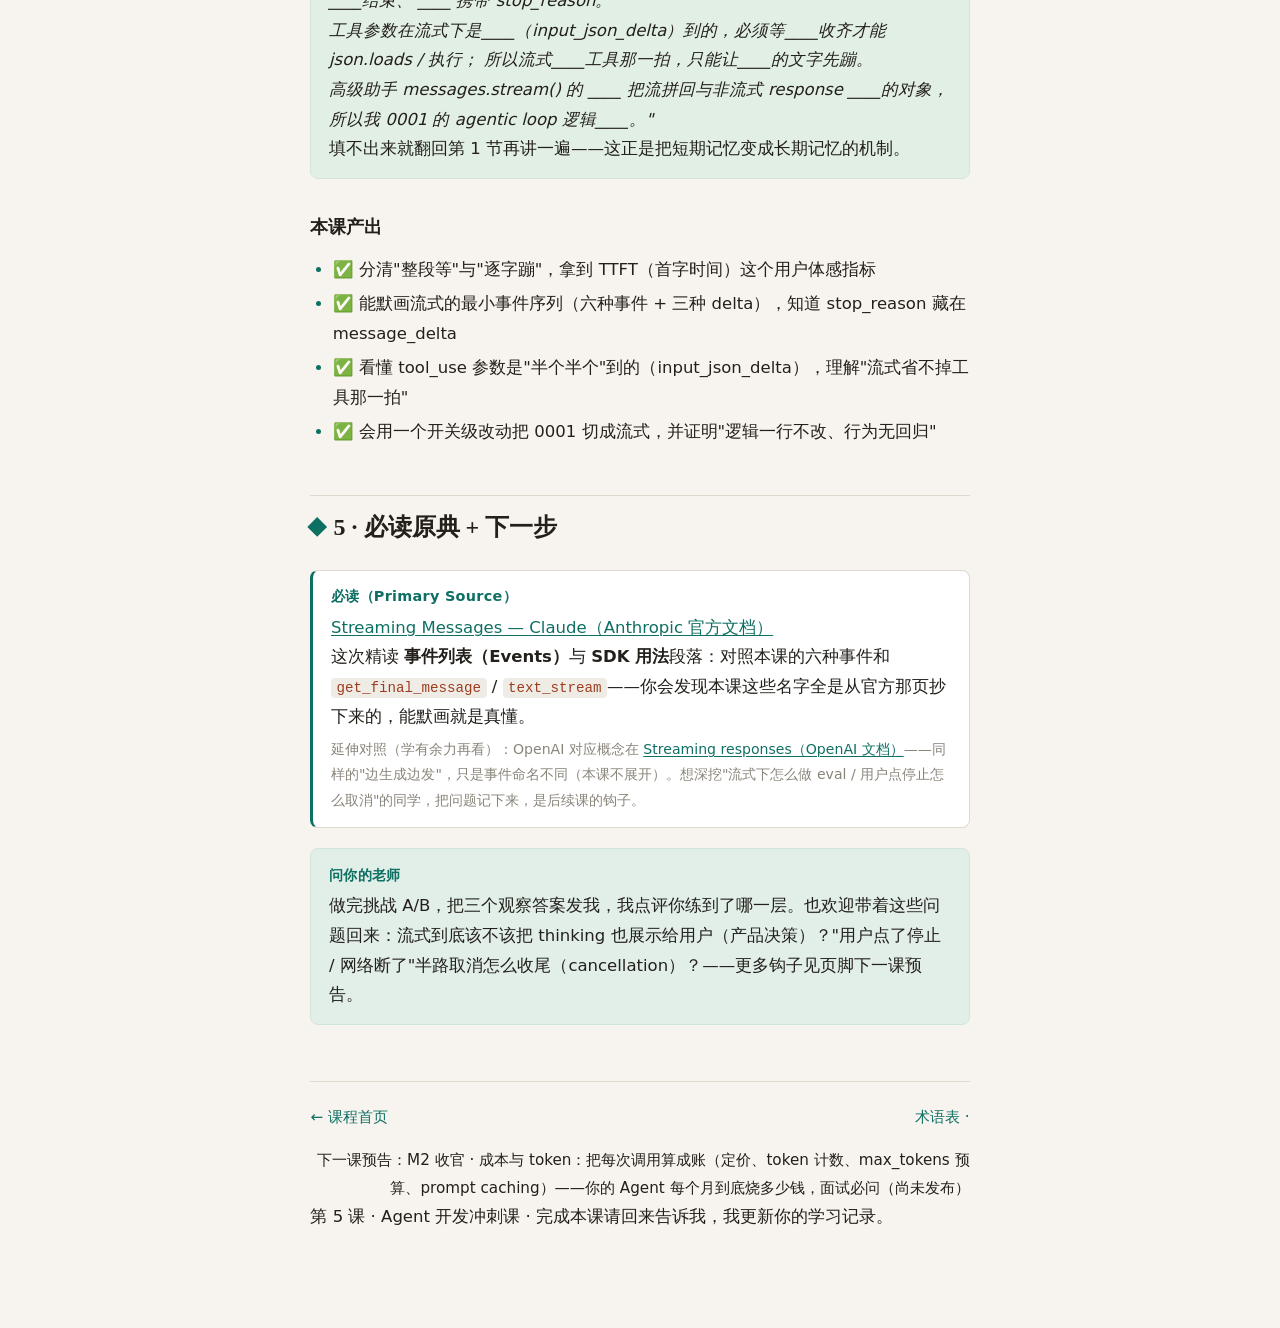
<file: lessons/0005-streaming.html>
<!DOCTYPE html>
<html lang="zh-CN">
<head>
<meta charset="UTF-8">
<meta name="viewport" content="width=device-width, initial-scale=1.0">
<title>第 5 课 · 字是一个个蹦出来的：把 Agent 切成流式输出</title>
<link rel="stylesheet" href="../assets/lesson.css">
</head>
<body>
<div class="lesson">

  <!-- ============ 页眉 ============ -->
  <div class="lesson-kicker">第 5 课 · 模块 M2 · 工程地基</div>
  <h1 class="lesson-title">字，是一个个蹦出来的：<br>把 Agent 切成流式输出（streaming）</h1>
  <p class="lesson-sub">前四课你的 loop 每次都是"憋一整段、一次性给你"。真实产品里没人这么干——你对着聊天框看到的字，其实是一边生成一边蹦出来的。今天拆开 streaming：它为什么让你"更早看到字"，却<strong>不改变你的 agent 逻辑</strong>。</p>

  <div class="lesson-meta">
    <span class="chip mission">使命：3 个月转 AI 应用工程师</span>
    <span class="chip">约 60–80 分钟</span>
    <span class="chip">需要：第 4 课跑通的环境（venv + 环境变量）</span>
    <span class="chip">花费：几毛钱 token</span>
  </div>

  <p class="lede">
    面试官考工程细节，有句经典开场：<em>"用户说你的 Agent 每次回答前都要转圈两三秒，你怎么破？"</em>
    新手答"换个更快的模型"；老手答两个字——<strong>streaming（流式）</strong>——然后补一句更值钱的话：
    <strong>流式改的是"字什么时候送到用户眼前"，不改"模型/你的 agent 怎么想、怎么算"。</strong>
    本课的实验，就是让这半句<strong>看得见</strong>。
  </p>

  <!-- ============ 1 心智模型 ============ -->
  <h2 id="mental">1 · 心智模型：非流式把"生成总时长"变成你的干等时间，流式把它还给用户</h2>

  <h3>两种投递方式：整段等 vs 边生成边发</h3>
  <p>
    你不写 <code>stream=True</code> 时（前四课一直如此），SDK 的默认行为是：
    <strong>服务器把整段回复生成完，才把完整 JSON 一次性返回给你</strong>。
    于是客户端在你发出请求后的几秒里什么也拿不到——你干等的时间，约等于"模型生成到最后一个 token"的时间。
  </p>
  <p>
    流式打开后，同一个 HTTP 响应里开始<strong>持续推送事件</strong>：模型每吐出一个 token，就被打包成一个事件发过来。
    用户体感的"快"，其实是另一个指标——<strong>首字时间 TTFT（Time To First Token）</strong>：从你按下回车，到第一个字出现在屏幕上。
  </p>
<pre>
非流式：  你 ——等——— 2.5s 全静默—→ 整首诗"啪"一次性出现
流式：    你 ——0.6s—→ 第一个字 → 后面的字一个个蹦 → 1.99s 蹦完整首诗
（实测：同一句"写一首十二行、每行有"浪"的小诗"，deepseek-v4-flash，数字来自本课镜 1 的一次真实运行）
</pre>

  <div class="callout info">
    <span class="t">一句话记忆</span>
    <p><strong>流式把"我等整段"变成"我先看到字"。</strong>
    用户体感 ≈ TTFT（首字时间），不是生成总时长。流式并不会把总时长变短（实测两遍总耗时几乎一样），
    它变的是<strong>空窗期</strong>——那一两秒的"沉默转圈"被逐字蹦出的字填上了。</p>
  </div>

  <h3>打开引擎盖：一次"生成"，其实是一串"分块增量"事件</h3>
  <p>
    无论流式与否，模型产出的内容都是<strong>按内容块（content block）</strong>组织的：
    一段思考、一段给用户的话、一次工具调用……各有各的块。流式只是把这些块<strong>边生成边拆成碎片发出来</strong>。
    事件只有六种，能默画（Anthropic 官方事件，OpenAI 大同小异）：
  </p>
<pre>
message_start                        ← 一条消息开始
  content_block_start   index=0      ← 一块内容开始（thinking / text / tool_use）
  content_block_delta   index=0 ×N   ← 这一块的 N 个小增量
  content_block_stop    index=0      ← 这块内容收齐了
message_delta                        ← stop_reason（end_turn / tool_use / max_tokens）藏在这
message_stop                         ← 一条消息结束
</pre>
  <p>
    增量（delta）本身也分三类，关键看它属于哪一块、给谁看：
  </p>
  <ol class="steps">
    <li><strong><code>text_delta</code></strong> —— 给用户看的字，<strong>一到就能显示</strong>。镜 2 实测一条"收到收到"被拆成两个 text_delta 碎片：<code>'收到'</code>、<code>'收到'</code>。</li>
    <li><strong><code>thinking_delta</code></strong> —— 模型的思考碎片，通常<strong>不展示给用户</strong>。flash 在正片前常先吐一整段 thinking（本课镜 3a 实测前导 19+ 段增量）。</li>
    <li><strong><code>input_json_delta</code></strong> —— <code>tool_use</code> 块参数的<strong>半截 JSON</strong>，收到一半不能解析、更不能执行（见下）。</li>
  </ol>

  <h3>工具参数也是"半个半个"来的——流式省不掉工具那一拍</h3>
  <p>
    模型决定调 <code>get_weather</code> 时，参数的 JSON 在流里被拆成一片片到达。镜 3a 实测碎片：
  </p>
<pre>
input_json_delta 碎片：'{'   '"'   'city'   '"'   ': '   '"'   '北京'   '"'   '}'
                                 ↓ 全部拼起来
                          '{"city": "北京"}'      ← 收齐才能 json.loads / 执行！
</pre>
  <p>
    这带出一个对 Agent 至关重要的事实：<strong>文字可以"边蹦边看"，工具调用不行。</strong>
    就算参数是流式到的，你也必须等 <code>content_block_stop</code> 把它拼成完整 JSON，才能 <code>EXEC[name](**block.input)</code>。
    也就是说：<strong>对"要调工具的那一拍"，流式帮不上忙</strong>——那一拍的耗时由"模型把参数想完 + 工具执行 + 结果喂回"决定，跟字传得快不快无关。
    （能流式的，是工具调用前那几句给用户的圆场话。）
  </p>

  <h3>收尾彩蛋：get_final_message() 让流式变成"改一行就切回来"</h3>
  <p>
    手写循环很啰嗦？Anthropic SDK 给了你一个高级助手 <code>client.messages.stream(...)</code>：调用字段和
    <code>client.messages.create</code> <strong>一字不差</strong>，只是外面套了个 <code>with</code>，里面多了两个好用的东西：
  </p>
<pre>
with client.messages.stream(model=MODEL, max_tokens=4096, tools=TOOLS,
                            messages=messages, system=SYSTEM) as s:
    for chunk in s.text_stream:      # ① 只吐"给用户看的字"（thinking 已自动剥掉）
        print(chunk, end="", flush=True)
    response = s.get_final_message()  # ② 把流拼回一个"和非流式 response 形状一模一样"的对象
</pre>
  <p>
    <code>get_final_message()</code> 返回的对象带 <code>.content</code>（含 <code>ToolUseBlock.input</code> 已是 dict）、
    <code>.stop_reason</code>、<code>.usage</code>——<strong>跟你前四课用的非流式 <code>response</code> 是同一种对象</strong>。
    这意味着你 0001 那套 agentic loop 的 <code>if stop_reason == "tool_use"</code> 等<strong>逻辑一行都不用改</strong>，
    只换"这一轮怎么收 response"。这就是本课核心的工程含义：
  </p>

  <div class="callout info">
    <span class="t">本课一句话核心（请记到能默写）</span>
    <p><strong>流式是 I/O / 体验层的开关，不是新的 agent 机制。</strong>
    模型照常"点单 + 说话"；流式只改"字什么时候到你屏幕"。给用户看的文字可以逐字蹦；但 tool_use 参数必须攒齐整段 JSON 才能执行——
    所以工具那一拍省不掉。切流式 = 换一种收 response 的姿势 + 顺带把字实时打出来，agent 逻辑原封不动。</p>
  </div>

  <div class="callout danger">
    <span class="t">诚实提醒（教师实测，必读）：别把"两个副作用"赖到流式头上</span>
    <p>
      ① <strong>两次跑内容不同，是抽样噪声，不是流式改的。</strong>镜 1 里非流式写出一首 168 字的诗、流式写出另一首 178 字的——
      模型每次抽样本来就不同；流式只改投递，不改生成。比时间、比事件，别比文本。② <strong>首字延迟会波动。</strong>
      flash 默认常先吐一段 thinking，首段可见文字要等它想完才来（本课多次实测首字 0.6s–1.3s 之间波动）。
      想演示"字立刻蹦"，可显式 <code>thinking={"type":"disabled"}</code>；真实产品是否关掉 thinking 是产品决策，不是流式的锅。
    </p>
  </div>

  <!-- ============ 2 自测 ============ -->
  <h2 id="quiz">2 · 自测（答完立刻给反馈）</h2>
  <p>先别往下翻。用记忆回答，答错没关系，"想不起来"本身在帮你记住。</p>

  <div class="quiz">
    <div class="q">
      <p class="q-text">一次非流式调用里，用户从头到尾看不到任何字，直到整段回复生成完才一次性全部出现。对用户来说，这段"沉默"的长度最接近哪个时间？</p>
      <div class="opts">
        <button class="opt" data-correct="true" data-explain="对。非流式 = 服务器把整段憋完才整包返回，你干等的就是“生成到最后一个 token”的总时长；TTFT（首字时间）在非流式下等于总时长。">
          <span class="tag">A</span><span>生成整段回复的总时长</span>
        </button>
        <button class="opt" data-correct="false" data-explain="网络传输通常远小于生成时间；这段“沉默”的大头是模型在服务端生成，不是字节在网线上跑。">
          <span class="tag">B</span><span>从你机器到服务器的网络延迟</span>
        </button>
        <button class="opt" data-correct="false" data-explain="max_tokens 是预算上限，不是“等多久”；它管这段回复最多多长，不管什么时候送到你手里。">
          <span class="tag">C</span><span>max_tokens 决定的生成时长上限</span>
        </button>
        <button class="opt" data-correct="false" data-explain="只有流式才会让你早看到字；非流式恰恰是“没有分段送达”才造成整段等待。“两个 token 的间隔”在流式下也有，是正常抖动，不是干等的原因。">
          <span class="tag">D</span><span>两个 token 之间的间隔时间</span>
        </button>
      </div>
    </div>

    <div class="q">
      <p class="q-text">流式下模型决定调用 get_weather，你已经收到几片 input_json_delta：先是“{”，再是“city”，再是“北…”（还没到 content_block_stop）。这时你能直接执行 get_weather 吗？</p>
      <div class="opts">
        <button class="opt" data-correct="false" data-explain="不行。半截 JSON 不能安全解析（json.loads 必崩），参数也还没“定稿”；不能用“猜”代替契约。">
          <span class="tag">A</span><span>能，参数已经有“北”字了，够猜了</span>
        </button>
        <button class="opt" data-correct="true" data-explain="对。tool_use 参数在流式下是“半个半个”到的（input_json_delta），必须等 content_block_stop 把碎片拼成完整 JSON，才能 json.loads、才能 EXEC——这就是“流式省不掉工具那一拍”的原因。">
          <span class="tag">B</span><span>不能，要等整个块收齐（content_block_stop）拿到完整 JSON 才能执行</span>
        </button>
        <button class="opt" data-correct="false" data-explain="text_stream 只吐“给用户看的字”，跟工具参数无关；完整参数要等块收齐，才出现在 get_final_message 的 ToolUseBlock.input 里。">
          <span class="tag">C</span><span>不能，得改用 text_stream 才能收到参数</span>
        </button>
        <button class="opt" data-correct="false" data-explain="执行不执行是你代码的决定；但想执行也得有完整参数——半截 JSON 根本没法作为 dict 传给函数。模型“点了工具”不等于“参数齐了”。">
          <span class="tag">D</span><span>能，只要模型点了工具就行，参数后面再补</span>
        </button>
      </div>
    </div>

    <div class="q">
      <p class="q-text">把 0001 的 client.messages.create(...) 换成 client.messages.stream(...) 并在结尾调 get_final_message()，返回的对象和前四课用的非流式 response 相比——</p>
      <div class="opts">
        <button class="opt" data-correct="false" data-explain="恰恰相反：get_final_message() 返回的对象带同一个 stop_reason（end_turn / tool_use / max_tokens）和同样的 content 结构，循环里的判断逻辑一行都不用动。">
          <span class="tag">A</span><span>stop_reason 没了，得自己从事件里数出来</span>
        </button>
        <button class="opt" data-correct="false" data-explain="不只是 content：usage、stop_reason 都在，形状与非流式一致。所以才能“逻辑一行不改”。">
          <span class="tag">B</span><span>只剩 text，工具块全都丢了</span>
        </button>
        <button class="opt" data-correct="true" data-explain="对。get_final_message() 把流重新拼成一个和非流式 response 同形状的 message：.content 里 ToolUseBlock.input 已是 dict，.stop_reason、.usage 都在——你的 agentic loop 逻辑一行不用改。">
          <span class="tag">C</span><span>形状一模一样：content / stop_reason / usage 都在，只是投递过程变流式了</span>
        </button>
        <button class="opt" data-correct="false" data-explain="反了：messages.stream 是高级助手（内置帮你拼装）；裸 create(stream=True) 才是要自己逐事件手工拼的底层姿势。">
          <span class="tag">D</span><span>需要自己手工把每个事件拼成 message，很麻烦</span>
        </button>
      </div>
    </div>

    <div class="q">
      <p class="q-text">判断题：流式会让 Agent 的"总处理时长"变短，并改变它点工具的顺序与最终答案。——这句话对吗？</p>
      <div class="opts">
        <button class="opt" data-correct="false" data-explain="流式不碰模型内部的生成；一次生成该花多久还多久，该点哪个工具还点哪个。镜 4 两遍日志逐字一致就是证据。">
          <span class="tag">A</span><span>对，流式加速了模型思考</span>
        </button>
        <button class="opt" data-correct="false" data-explain="流式不是 prompt 也不是 schema，不改变模型做决策看到的任何信息；工具顺序由 system / description / 模型自己决定，流式插不上手。">
          <span class="tag">B</span><span>对，流式会改变工具调用顺序</span>
        </button>
        <button class="opt" data-correct="true" data-explain="这句是错的——正是本课要纠正的误解。流式只改“字什么时候送达”（I/O / 体验层），不改生成逻辑，总时长大致不变；工具顺序与最终答案由模型决策决定，与流式无关。">
          <span class="tag">C</span><span>错。流式只改投递方式，总时长大致不变，agent 决策 / 顺序 / 答案都不变</span>
        </button>
        <button class="opt" data-correct="false" data-explain="工具那一拍反而省不掉：参数要收齐完整 JSON 才能执行。“看起来字在蹦”不等于“整个 agent 变快了”，这正是本课要防的错觉。">
          <span class="tag">D</span><span>错是错，但流式至少让工具调用那半拍变快了</span>
        </button>
      </div>
    </div>
  </div>

  <!-- ============ 3 动手 ============ -->
  <h2 id="hands-on">3 · 动手：先看四镜，再亲手把 0001 切成流式（约 30 分钟）</h2>
  <p>核心思想：<strong>用事件和计时说话，别听我说教。</strong>四镜带你从"感受差异"到"看见事件"再到"证明逻辑不变"。</p>

  <div class="callout info">
    <span class="t">运行环境沿用第 1 / 2 / 3 课</span>
    <p>激活第 1 课那个 venv、让终端看得到 <code>ANTHROPIC_BASE_URL</code> 与 <code>ANTHROPIC_AUTH_TOKEN</code>（忘了就翻第 1 课第 3 步）。</p>
  </div>

  <div class="exercise">
    <span class="t">第 1 步 · 跑四镜实验，全程一条命令</span>
    <p>文件已写好：<code>D:\agent学习\code\0005-streaming-lab.py</code>。跑它：</p>
<pre>python code/0005-streaming-lab.py</pre>
    <p>四镜各盯一个东西：</p>
<pre><span class="c"># 镜 1 · 同一句"写十二行诗"，非流式 vs 流式各写一次 —— 感受"干等"vs"蹦字"</span>
非流式 → 你干等 2.x 秒，整首"啪"地出现        <span class="c">（你等的其实是最后一 token 的时间）</span>
流式   → 首字 ~0.6s 就到，后面一个字一个字蹦     <span class="c">（总耗时 ~2s，和不流式差不多）</span>
        盯：首字时间 vs 总耗时；两首诗内容不同是抽样噪声，别比内容。

<span class="c"># 镜 2 · 打开引擎盖：裸 create(stream=True) 逐事件打印（已关 thinking 让序列干净）</span>
你只会看到六种事件：message_start → content_block_start(index, text)
  → content_block_delta(text_delta) ×N → content_block_stop
  → message_delta(stop_reason=end_turn) → message_stop
        盯：一段 text 是由很多个 text_delta 碎片拼成的；stop_reason 在 message_delta。

<span class="c"># 镜 3 · 带工具：tool_use 参数是"半个半个"到的</span>
3a 裸流 + get_weather：前导一段 thinking_delta（已折叠提示），然后
   input_json_delta 碎片 '{' '"' 'city' '"' ': ' '"' '北京' '"' '}'  → 拼成完整 JSON
3b 高级助手 messages.stream()：text_stream 只吐给用户看的字（thinking 已剥），
   get_final_message() 返回 stop_reason=tool_use，里面 ToolUseBlock.input 已是 dict
        盯：3a 里"半个 JSON"绝不能执行；3b 里你一行没手工拼，dict 直接到手。

<span class="c"># 镜 4 · 决定性：同一份 agentic loop，一个 streaming 开关，跑两遍同一句"上海天气"</span>
两遍的工具调用序列、结构化出口必须逐字一致：
   get_weather({'city': '上海'}) → report_weather({...}) → ✅ 结构化出口 {...}
        盯：日志是否完全一致？一致 = 流式只改了投递，没改 agent 逻辑。</pre>
  </div>

  <div class="callout danger">
    <span class="t">陷阱①：以为"streaming 了，工具也快了"</span>
    <p>
      镜 3 的碎片就是证据：<strong>文字能边蹦边看，工具不行</strong>——参数收不齐就不能解析、不能执行。
      所以一个要查天气的回合，圆场话（若有）会先逐字蹦给你看，但真正的答案永远要等 <code>get_weather</code> 执行完、
      下一轮模型把 <code>report_weather</code> 交回来。流式能优化的，是"模型纯输出文字的回合"（比如长答案、逐字稿、拒绝话术）。
    </p>
  </div>

  <div class="callout warn">
    <span class="t">陷阱②：把 text_stream 当成能直接拼出工具参数的通道</span>
    <p>
      <code>text_stream</code> 只吐<strong>给用户看的 text 块</strong>，thinking 和工具参数都被过滤掉了。
      想要工具参数，别去流里捡碎片——在 <code>with</code> 里收完直接 <code>get_final_message()</code>，
      从返回对象的 <code>ToolUseBlock.input</code> 拿现成的 dict 即可（镜 3b / 镜 4 就是这么干的）。
    </p>
  </div>

  <div class="challenge">
    <span class="t">挑战 A（必做，约 15 分钟）· 手术刀式地把 0001 切成流式</span>
    <p>打开 <code>code/0001-minimal-agent.py</code>（第 4 课成品态：有 SYSTEM_SCOPED、出口结构完好）。你要改的<strong>只有一处 API 调用点</strong>，其余一行不碰：</p>
    <ol>
      <li>找到唯一那行 <code>response = client.messages.create(model=..., max_tokens=4096, tools=TOOLS, messages=messages, system=SYSTEM_SCOPED)</code>。</li>
      <li>把它换成流式收 response（字段一字不差，只套 <code>with</code>）：</li>
    </ol>
<pre>with client.messages.stream(model=MODEL, max_tokens=4096, tools=TOOLS,
                            messages=messages, system=SYSTEM_SCOPED) as s:
    for chunk in s.text_stream:            # 给用户看的字逐字打出来（thinking/参数不会混进来）
        print(chunk, end="", flush=True)
    response = s.get_final_message()       # 与非流式 response 同形状，下面代码全不用改</pre>
    <ol start="3">
      <li>唯一要收拾的尾巴：<code>end_turn</code> 分支里原来最后那句 <code>print("最终答案:", final)</code> 会把已经逐字蹦过的文本<strong>再打一遍</strong>。既然字已经实时给用户看过了，这句要么删掉、要么只在没蹦过字时兜底打印。</li>
      <li>依次问三句各跑一次（沿用第 4 课成品态的三句）：<code>"帮我查一下上海现在的天气"</code> → <code>"东京天气怎么样"</code> → <code>"帮我写一首关于海的诗"</code>。</li>
    </ol>
    <p><strong>观察并回答我：</strong>① 上海的工具序列与结构化出口，和第 4 课非流式成品一致吗（无回归）？② 东京 / 写诗这两句是 system 拦截的纯文字答复——现在它是"蹦出来的"还是一下全出的？（注意：拒绝话术很短，蹦字感弱；想看最明显的打字机效果，回 lab 镜 1 那首长诗。）③ 关键一题：<strong>get_weather 的参数在流式下明明是"半个半个"到的（input_json_delta），为什么你的循环却不用等碎片、直接就能拿到完整 dict 执行？</strong>——用你改完的代码回答，别猜。</p>
  </div>

  <div class="challenge">
    <span class="t">挑战 B（加分，约 10 分钟）· 让它"蹦到一半就断"</span>
    <p>流式把第 3 课埋的 <code>max_tokens</code> 截断问题，从"静默"变成"看得见"。另存一个小文件 <code>code/_truncate.py</code> 跑：</p>
<pre>import anthropic, sys
sys.stdout.reconfigure(encoding="utf-8", errors="replace")
c = anthropic.Anthropic()
with c.messages.stream(model="deepseek-v4-flash", max_tokens=16,
                       thinking={"type": "disabled"},
                       messages=[{"role": "user", "content": "请写一篇 300 字散文《窗外》"}]) as s:
    for ch in s.text_stream:
        print(ch, end="", flush=True)
    fin = s.get_final_message()
print(f"\nstop_reason={fin.stop_reason}")</pre>
    <p>跑完回答我：① 文字是不是蹦到半句就戛然而止？<code>stop_reason</code> 是什么？（实测停在"午后的…"，stop_reason=max_tokens。）② 为什么这段"断了"在你眼里比非流式更扎眼——非流式下截断会是什么样？（整段憋完才给你，少了尾巴你常常察觉不到。）③ 生产代码为什么无论流式与否，都必须在收尾查 <code>stop_reason != "end_turn"</code> 来发现截断 / 拒答？（提示：想想第 3 课"thinking 也吃这同一个预算"。）</p>
  </div>

  <!-- ============ 4 收束 ============ -->
  <h2 id="wrap">4 · 收束：确认你"真的会了"</h2>

  <div class="callout do">
    <span class="t">自我解释练习（最重要的 3 分钟）</span>
    <p>合上代码，用你自己的话讲给空气（或发给老师我）：<br>
    <em>"非流式 = 服务器把整段回复____后一次性返回，用户干等的其实是____的时间；
    流式 = 服务器____就把 token 推过来，用户体感 ≈ ____（首字时间）。<br>
    一次生成在流式里是一串____事件：____开始、若干____增量（____/____/____）、____结束、
    ____ 携带 stop_reason。<br>
    工具参数在流式下是____（input_json_delta）到的，必须等____收齐才能 json.loads / 执行；
    所以流式____工具那一拍，只能让____的文字先蹦。<br>
    高级助手 messages.stream() 的 ____ 把流拼回与非流式 response ____的对象，
    所以我 0001 的 agentic loop 逻辑____。"</em><br>
    填不出来就翻回第 1 节再讲一遍——这正是把短期记忆变成长期记忆的机制。</p>
  </div>

  <h3>本课产出</h3>
  <ul>
    <li>✅ 分清"整段等"与"逐字蹦"，拿到 TTFT（首字时间）这个用户体感指标</li>
    <li>✅ 能默画流式的最小事件序列（六种事件 + 三种 delta），知道 stop_reason 藏在 message_delta</li>
    <li>✅ 看懂 tool_use 参数是"半个半个"到的（input_json_delta），理解"流式省不掉工具那一拍"</li>
    <li>✅ 会用一个开关级改动把 0001 切成流式，并证明"逻辑一行不改、行为无回归"</li>
  </ul>

  <!-- ============ 5 延伸阅读 ============ -->
  <h2 id="read">5 · 必读原典 + 下一步</h2>

  <div class="callout read">
    <span class="t">必读（Primary Source）</span>
    <p><a href="https://platform.claude.com/docs/en/build-with-claude/streaming">Streaming Messages — Claude（Anthropic 官方文档）</a><br>
    这次精读 <strong>事件列表（Events）</strong>与 <strong>SDK 用法</strong>段落：对照本课的六种事件和 <code>get_final_message</code> / <code>text_stream</code>——你会发现本课这些名字全是从官方那页抄下来的，能默画就是真懂。</p>
    <p class="fn">延伸对照（学有余力再看）：OpenAI 对应概念在 <a href="https://platform.openai.com/docs/guides/streaming-responses">Streaming responses（OpenAI 文档）</a>——同样的"边生成边发"，只是事件命名不同（本课不展开）。想深挖"流式下怎么做 eval / 用户点停止怎么取消"的同学，把问题记下来，是后续课的钩子。</p>
  </div>

  <div class="callout info">
    <span class="t">问你的老师</span>
    <p>做完挑战 A/B，把三个观察答案发我，我点评你练到了哪一层。也欢迎带着这些问题回来：流式到底该不该把 thinking 也展示给用户（产品决策）？"用户点了停止 / 网络断了"半路取消怎么收尾（cancellation）？——更多钩子见页脚下一课预告。</p>
  </div>

  <div class="lesson-nav">
    <a href="../index.html">← 课程首页</a>
    <a href="../reference/glossary-core-terms.html">术语表 ·</a>
    <span class="next">下一课预告：M2 收官 · 成本与 token：把每次调用算成账（定价、token 计数、max_tokens 预算、prompt caching）——你的 Agent 每个月到底烧多少钱，面试必问（尚未发布）</span>
  </div>

  <footer class="colophon">第 5 课 · Agent 开发冲刺课 · 完成本课请回来告诉我，我更新你的学习记录。</footer>
</div>

<script src="../assets/quiz.js"></script>
</body>
</html>
</file>
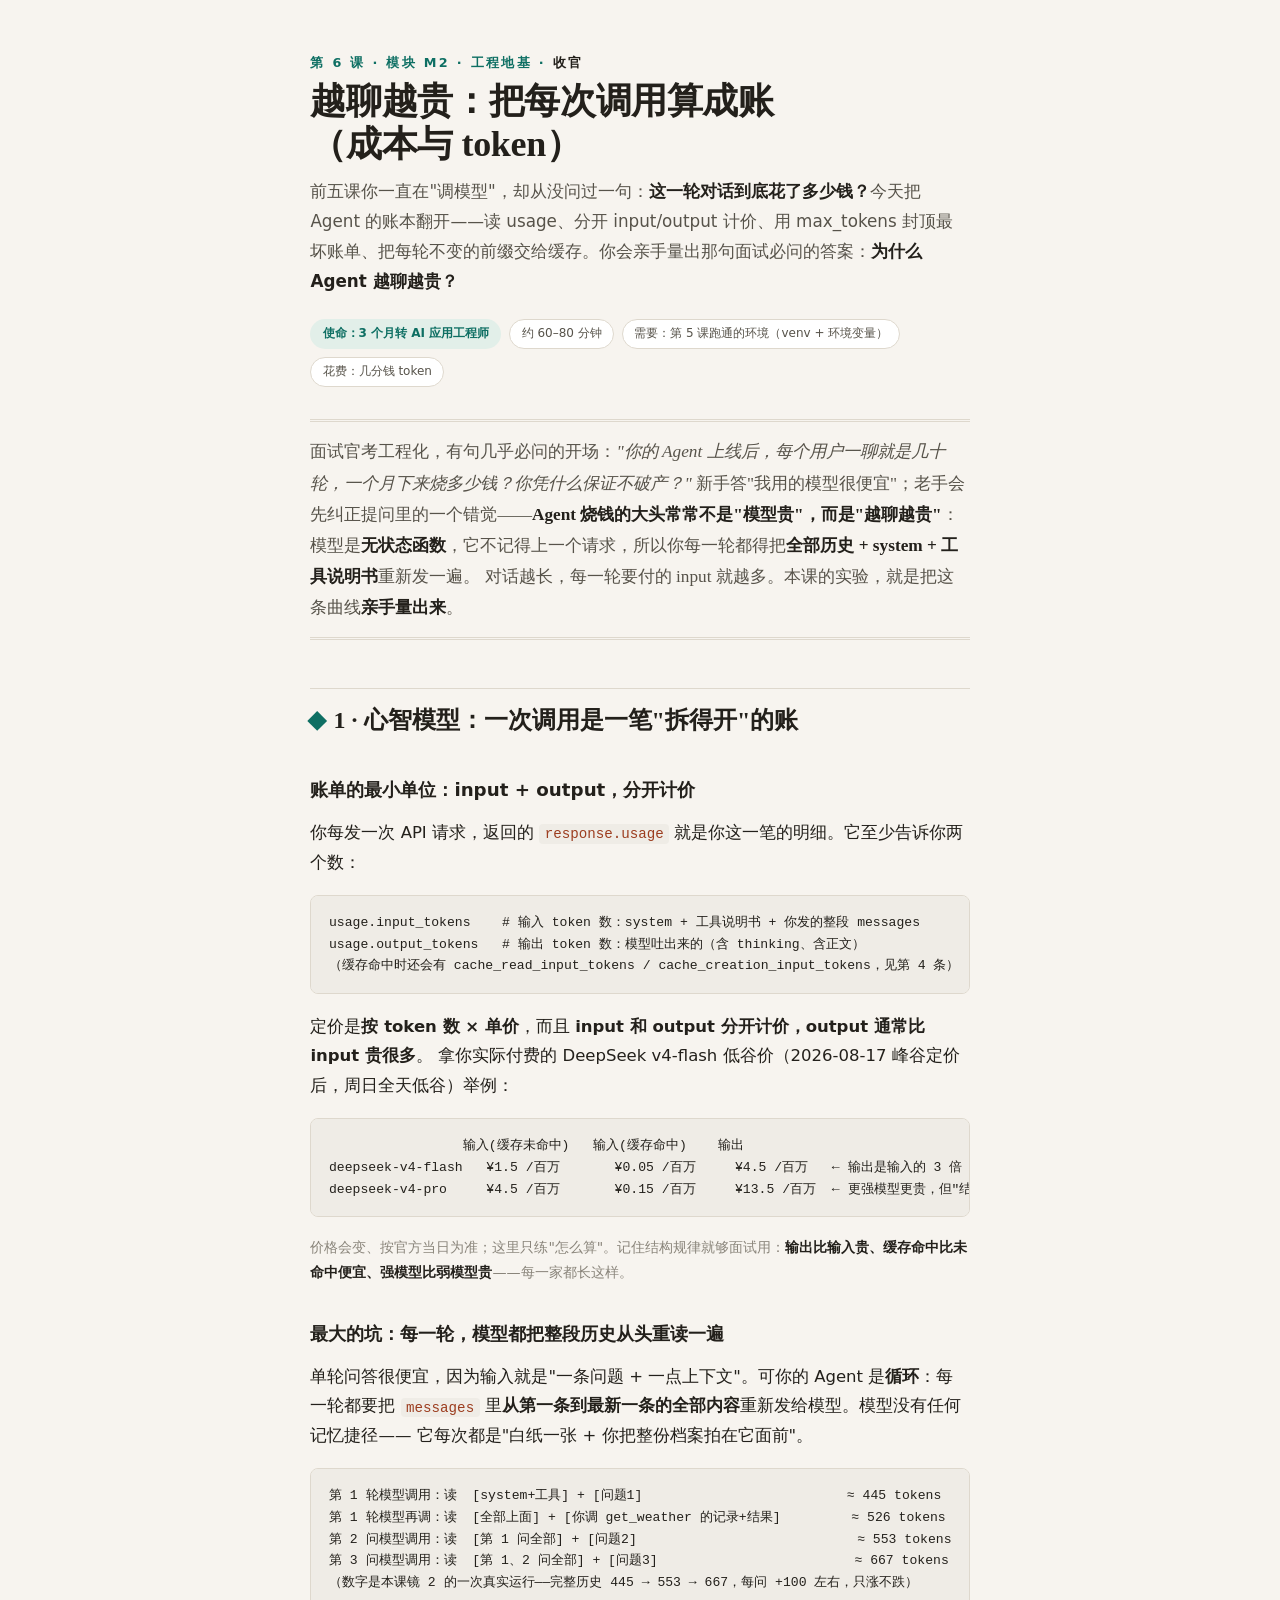
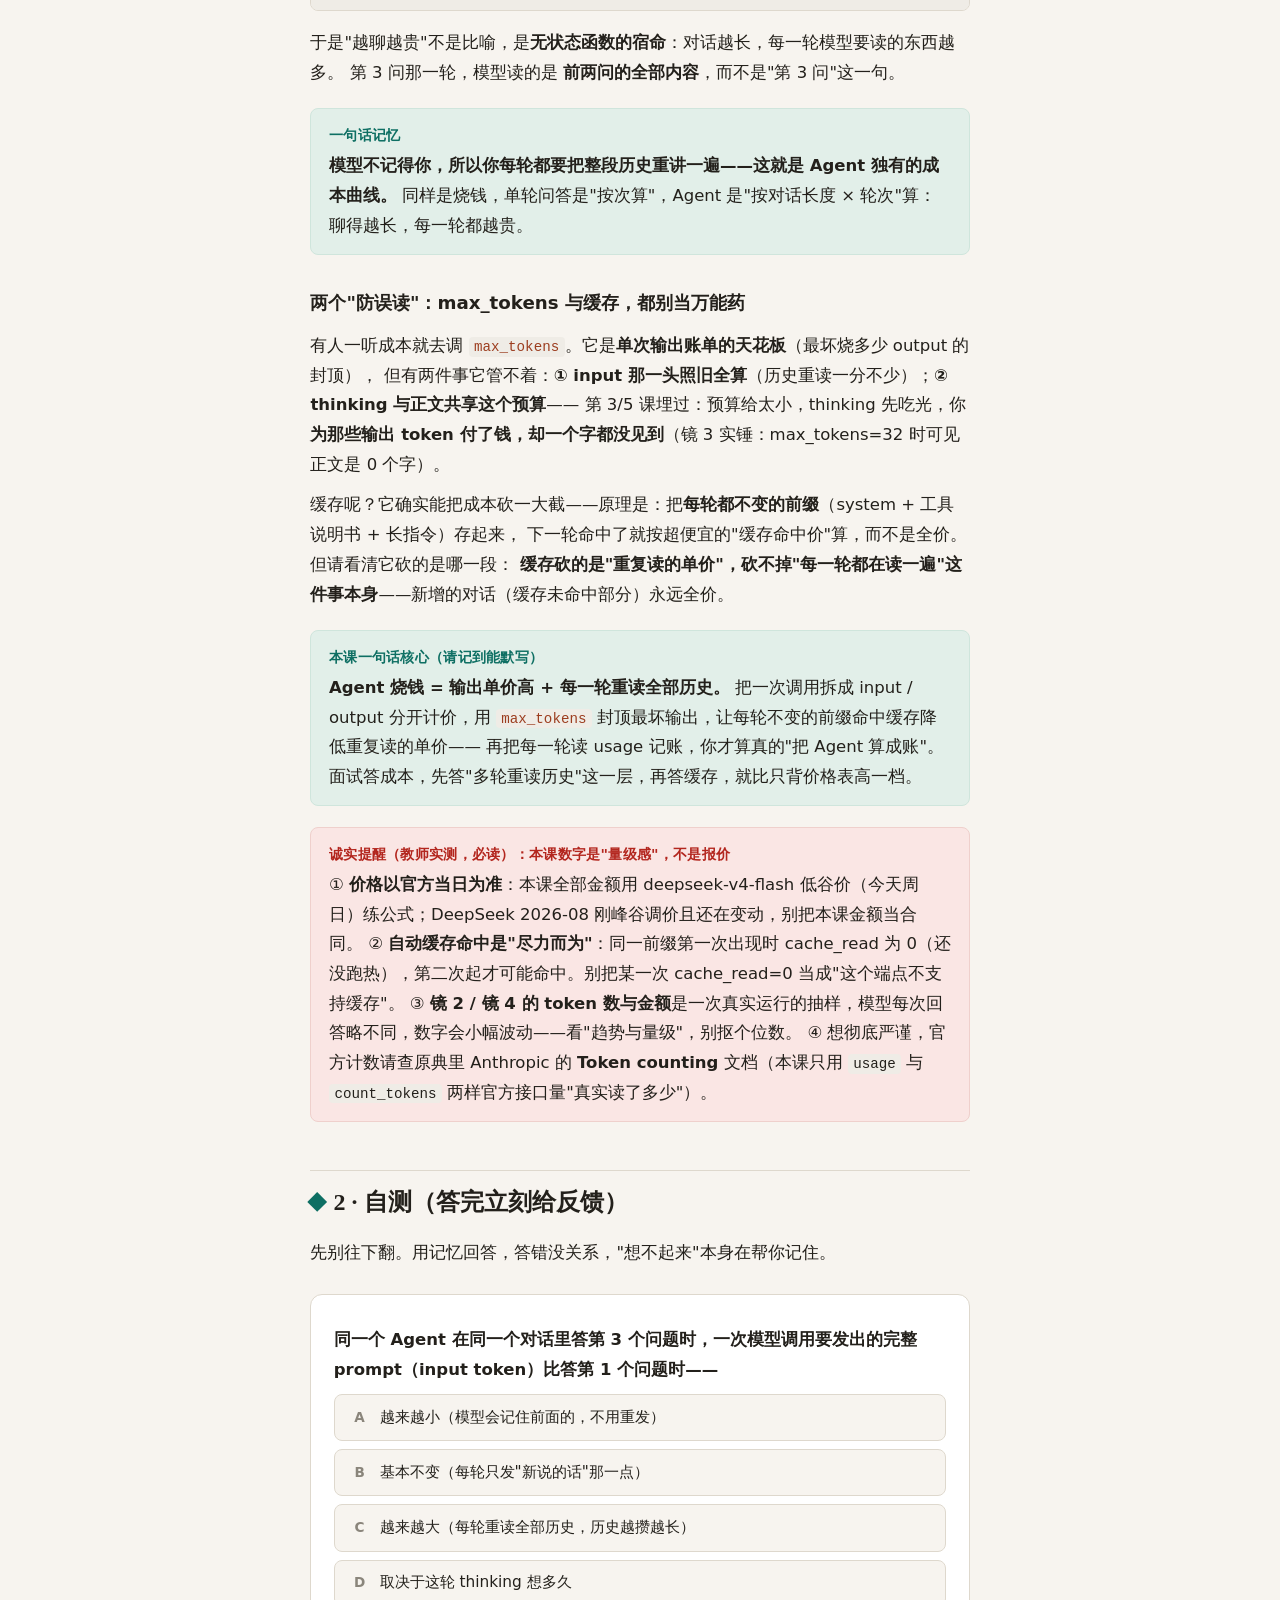
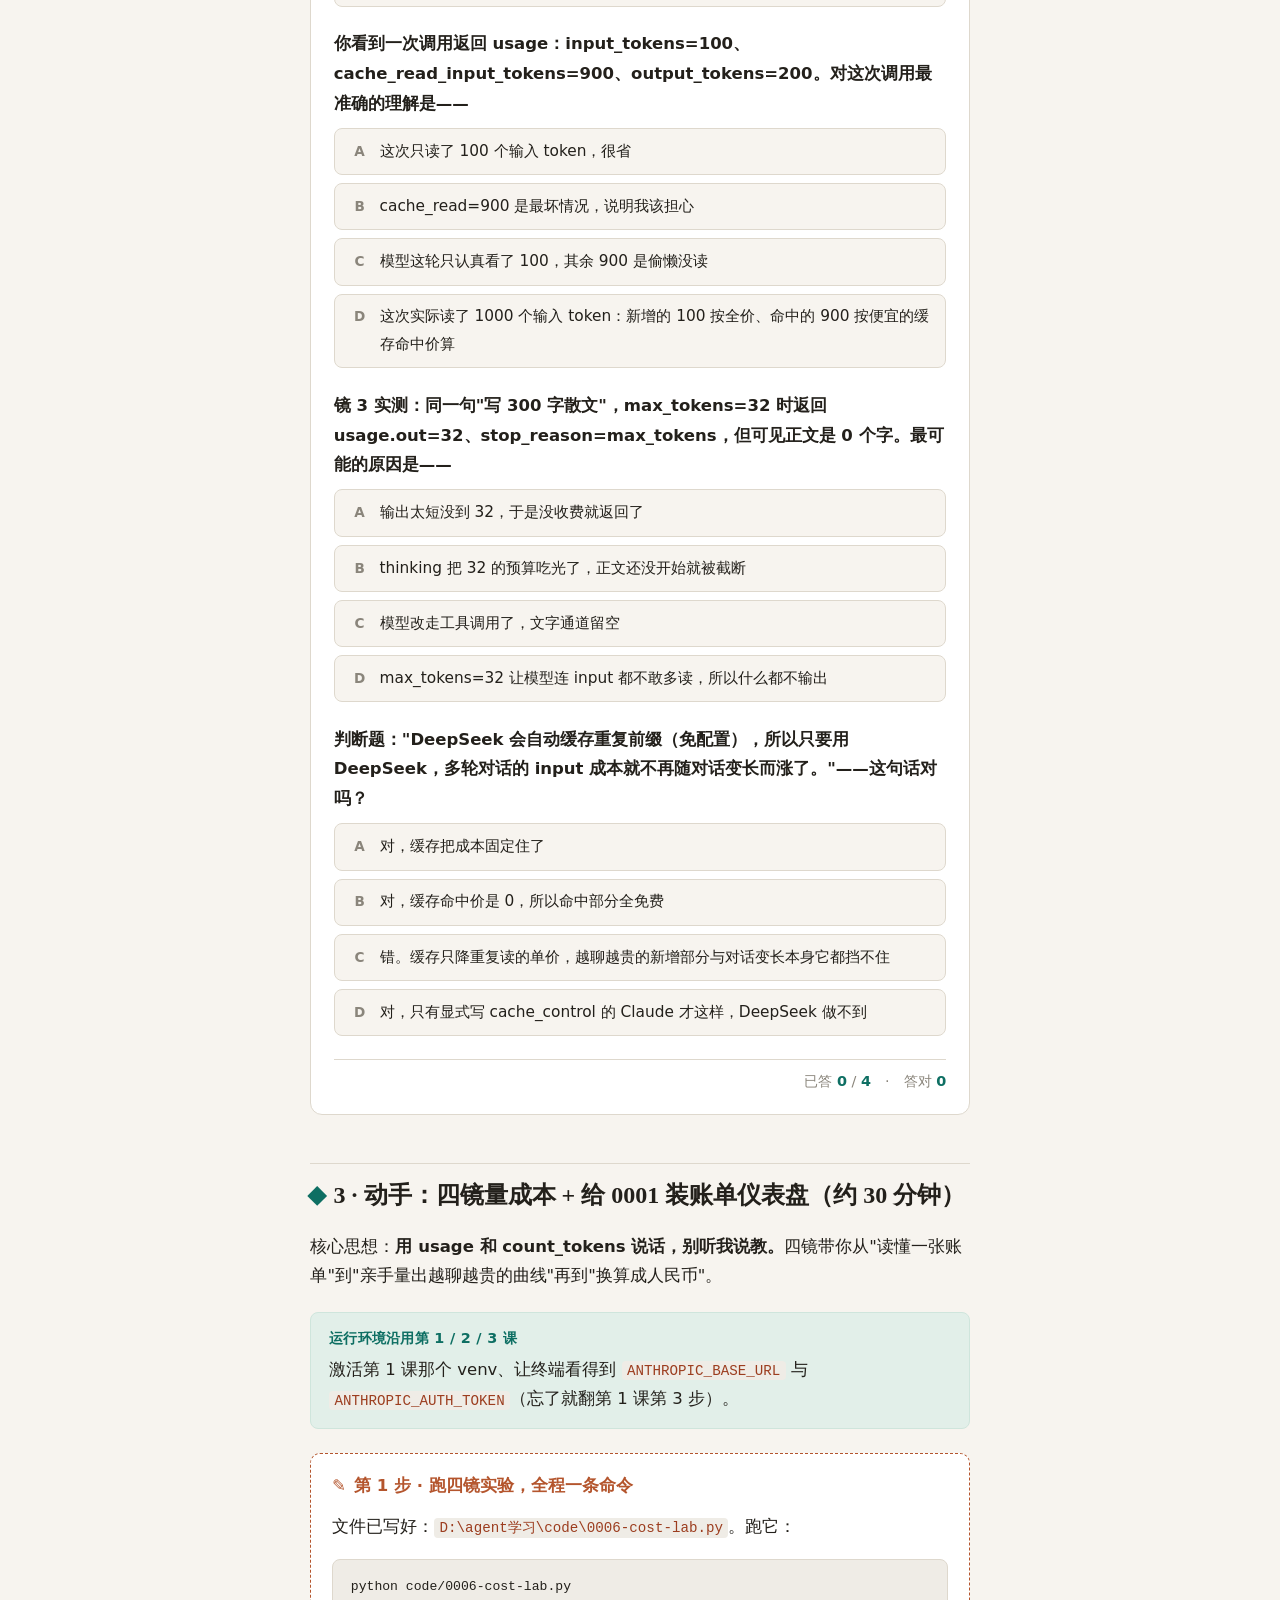
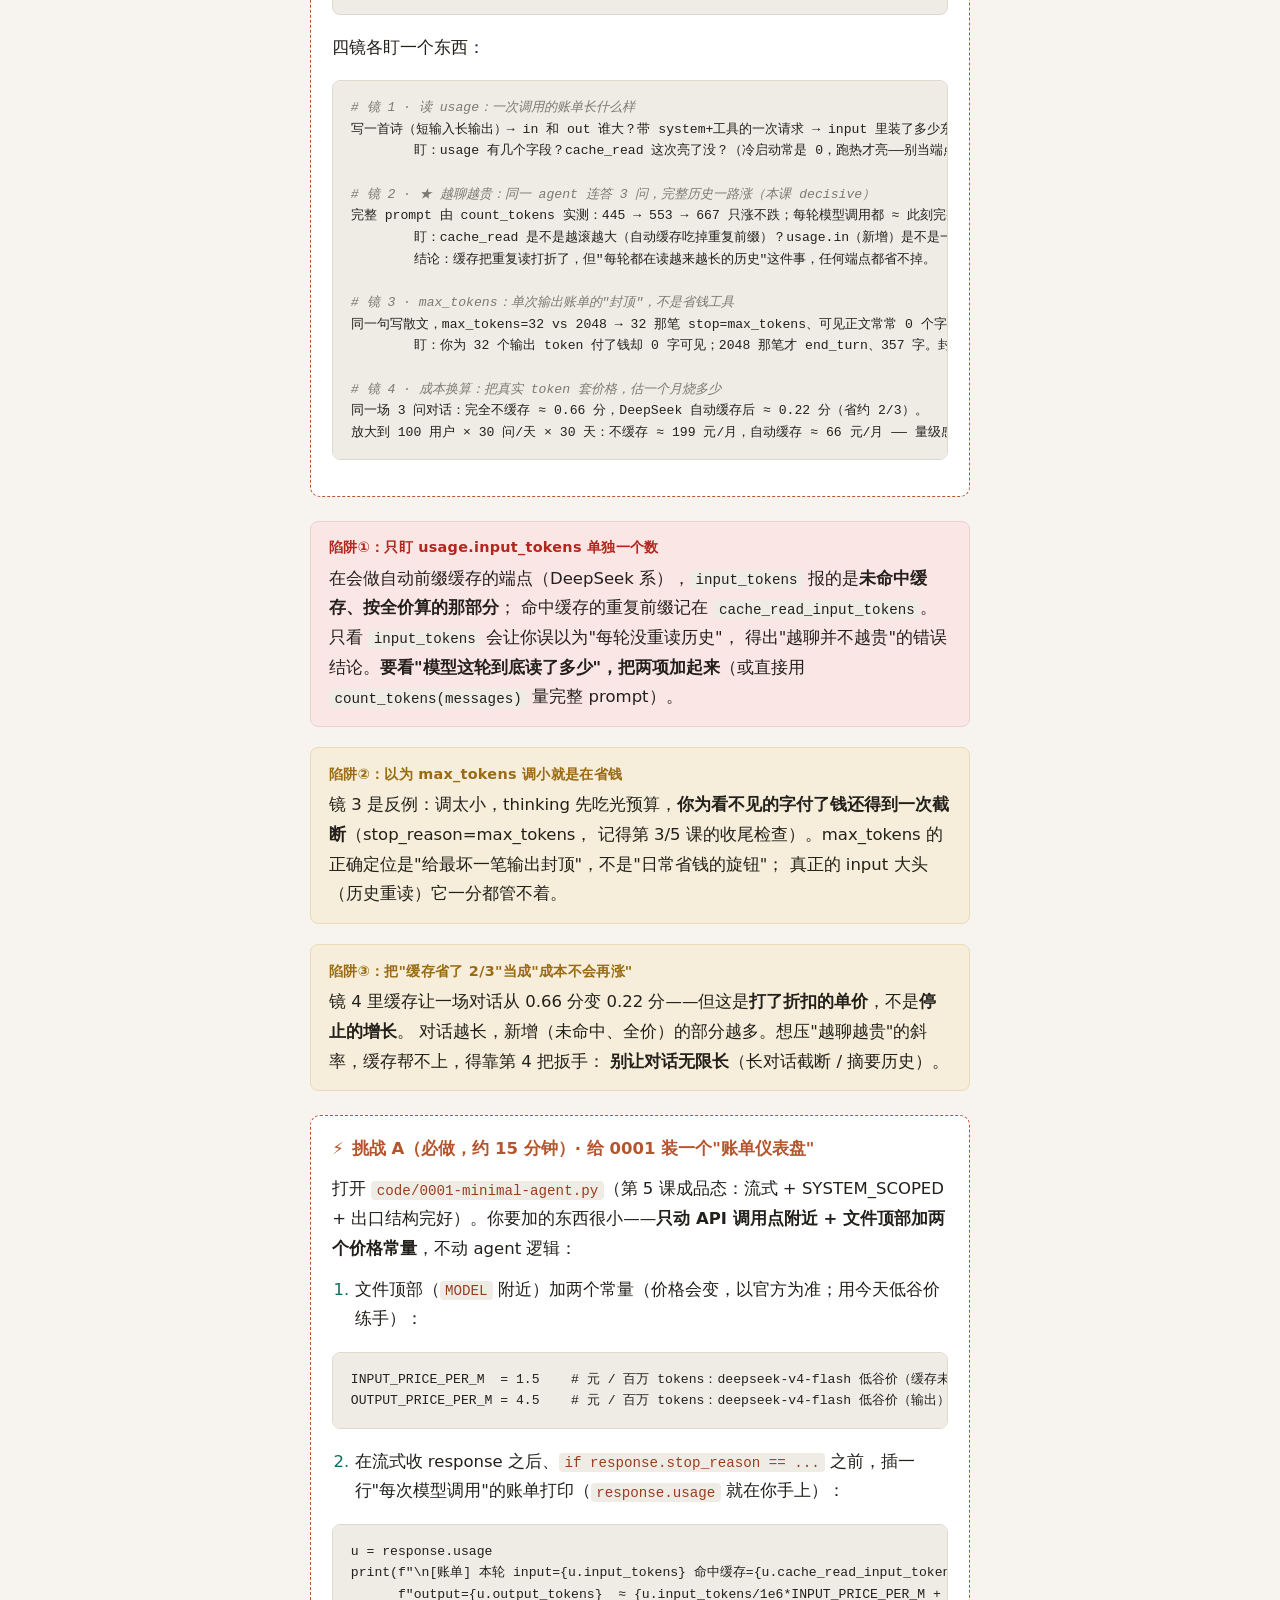
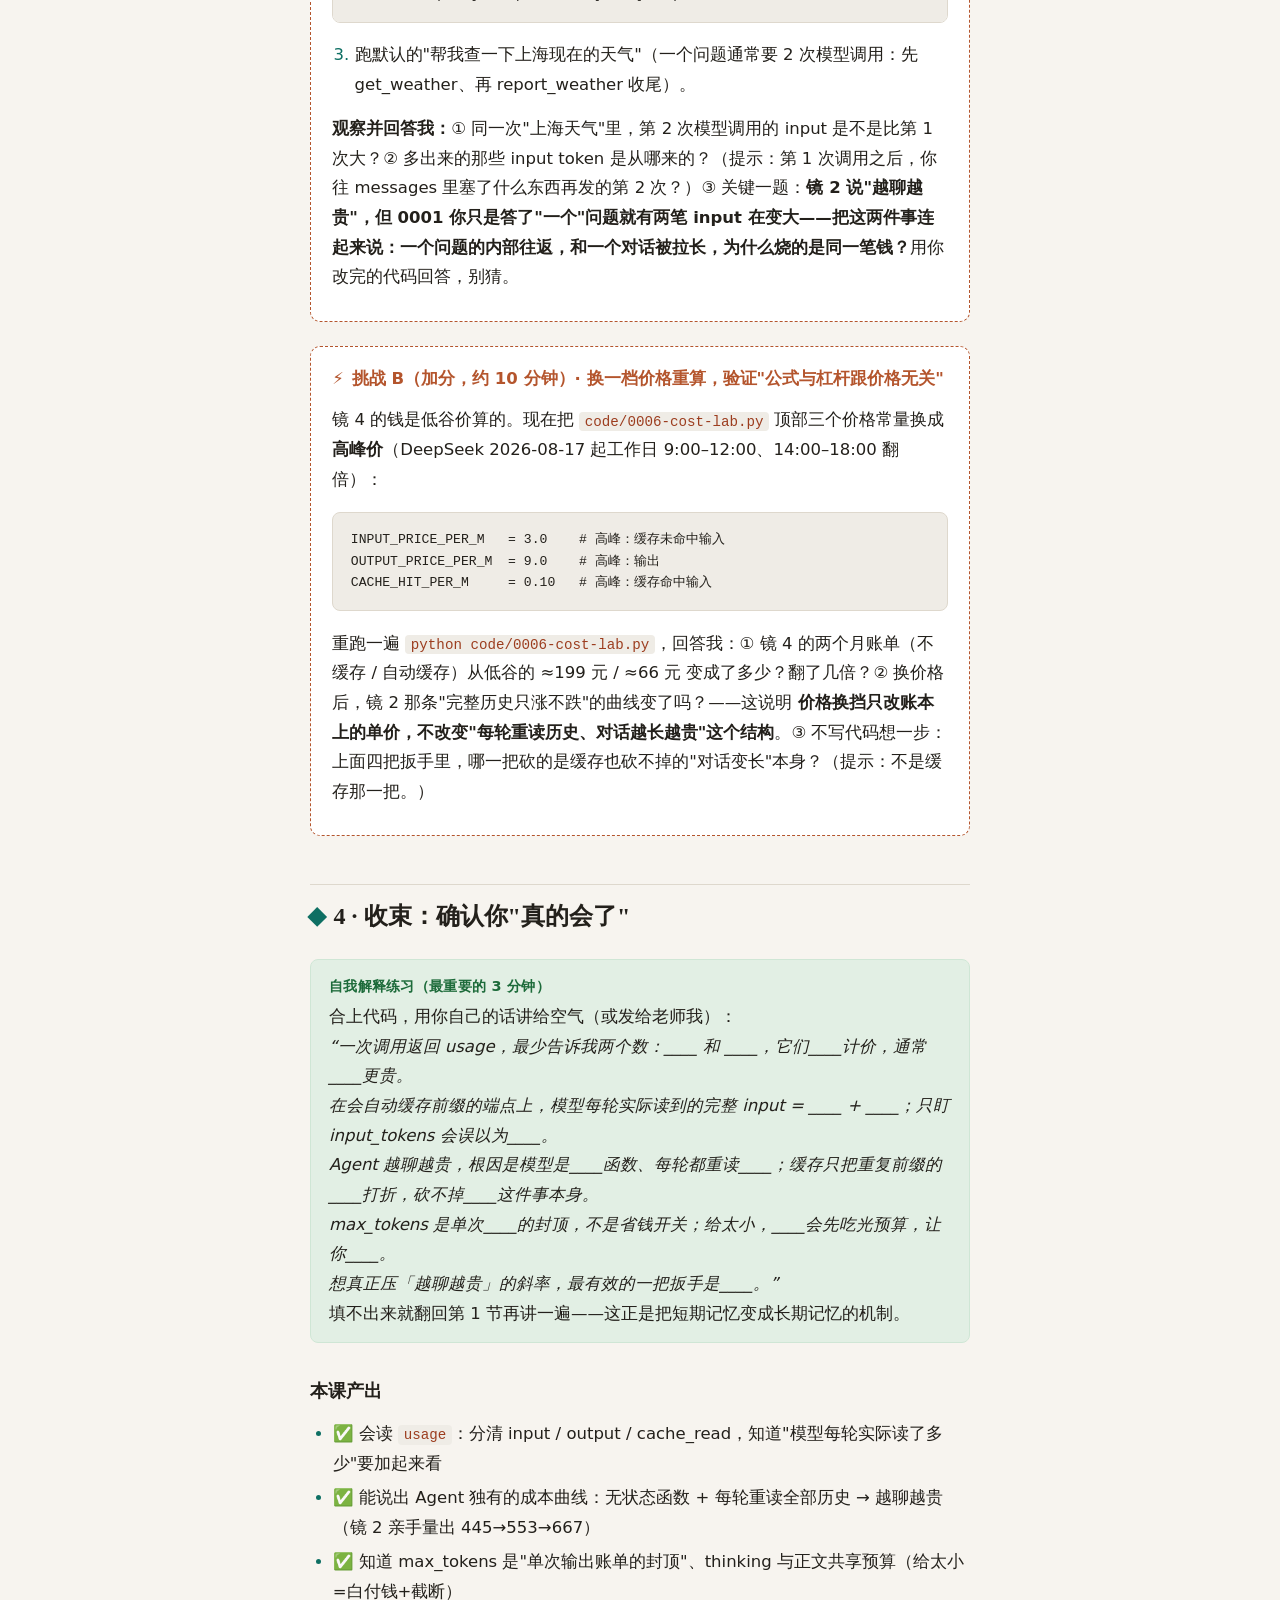
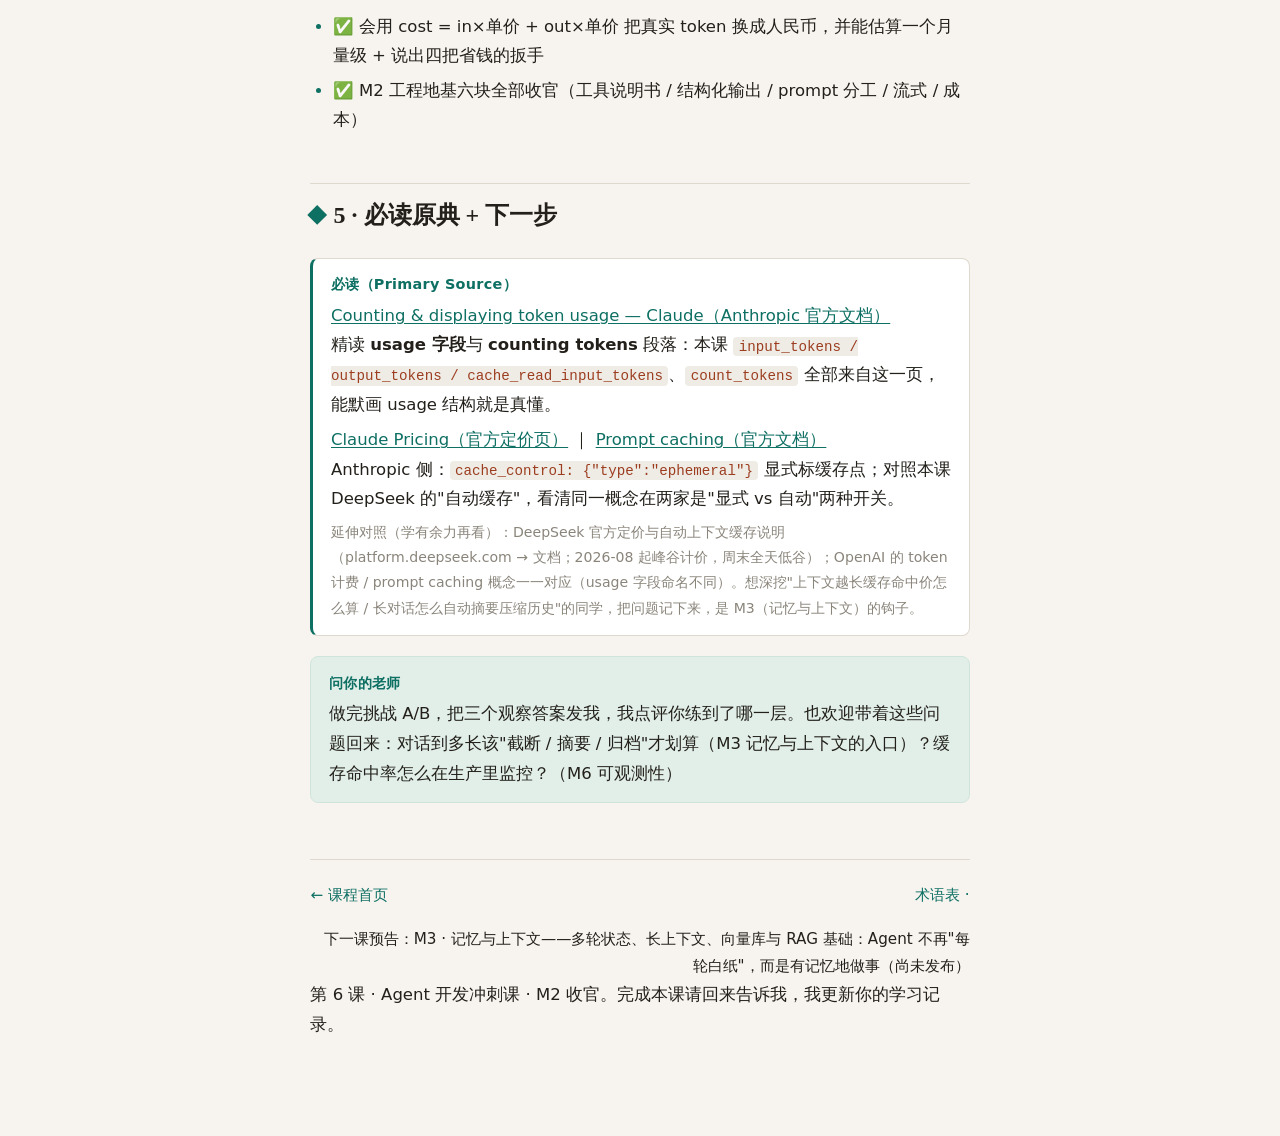
<file: lessons/0006-cost-tokens.html>
<!DOCTYPE html>
<html lang="zh-CN">
<head>
<meta charset="UTF-8">
<meta name="viewport" content="width=device-width, initial-scale=1.0">
<title>第 6 课 · 把每次调用算成账：成本与 token</title>
<link rel="stylesheet" href="../assets/lesson.css">
</head>
<body>
<div class="lesson">

  <!-- ============ 页眉 ============ -->
  <div class="lesson-kicker">第 6 课 · 模块 M2 · 工程地基 · <strong>收官</strong></div>
  <h1 class="lesson-title">越聊越贵：把每次调用算成账<br>（成本与 token）</h1>
  <p class="lesson-sub">前五课你一直在"调模型"，却从没问过一句：<strong>这一轮对话到底花了多少钱？</strong>今天把 Agent 的账本翻开——读 usage、分开 input/output 计价、用 max_tokens 封顶最坏账单、把每轮不变的前缀交给缓存。你会亲手量出那句面试必问的答案：<strong>为什么 Agent 越聊越贵？</strong></p>

  <div class="lesson-meta">
    <span class="chip mission">使命：3 个月转 AI 应用工程师</span>
    <span class="chip">约 60–80 分钟</span>
    <span class="chip">需要：第 5 课跑通的环境（venv + 环境变量）</span>
    <span class="chip">花费：几分钱 token</span>
  </div>

  <p class="lede">
    面试官考工程化，有句几乎必问的开场：<em>"你的 Agent 上线后，每个用户一聊就是几十轮，一个月下来烧多少钱？你凭什么保证不破产？"</em>
    新手答"我用的模型很便宜"；老手会先纠正提问里的一个错觉——<strong>Agent 烧钱的大头常常不是"模型贵"，而是"越聊越贵"</strong>：
    模型是<strong>无状态函数</strong>，它不记得上一个请求，所以你每一轮都得把<strong>全部历史 + system + 工具说明书</strong>重新发一遍。
    对话越长，每一轮要付的 input 就越多。本课的实验，就是把这条曲线<strong>亲手量出来</strong>。
  </p>

  <!-- ============ 1 心智模型 ============ -->
  <h2 id="mental">1 · 心智模型：一次调用是一笔"拆得开"的账</h2>

  <h3>账单的最小单位：input + output，分开计价</h3>
  <p>
    你每发一次 API 请求，返回的 <code>response.usage</code> 就是你这一笔的明细。它至少告诉你两个数：
  </p>
<pre>
usage.input_tokens    # 输入 token 数：system + 工具说明书 + 你发的整段 messages
usage.output_tokens   # 输出 token 数：模型吐出来的（含 thinking、含正文）
（缓存命中时还会有 cache_read_input_tokens / cache_creation_input_tokens，见第 4 条）</pre>
  <p>
    定价是<strong>按 token 数 × 单价</strong>，而且 <strong>input 和 output 分开计价，output 通常比 input 贵很多</strong>。
    拿你实际付费的 DeepSeek v4-flash 低谷价（2026-08-17 峰谷定价后，周日全天低谷）举例：
  </p>
<pre>
                 输入(缓存未命中)   输入(缓存命中)    输出
deepseek-v4-flash   ¥1.5 /百万       ¥0.05 /百万     ¥4.5 /百万   ← 输出是输入的 3 倍
deepseek-v4-pro     ¥4.5 /百万       ¥0.15 /百万     ¥13.5 /百万  ← 更强模型更贵，但"结构"一样</pre>
  <p class="fn">价格会变、按官方当日为准；这里只练"怎么算"。记住结构规律就够面试用：<strong>输出比输入贵、缓存命中比未命中便宜、强模型比弱模型贵</strong>——每一家都长这样。</p>

  <h3>最大的坑：每一轮，模型都把整段历史从头重读一遍</h3>
  <p>
    单轮问答很便宜，因为输入就是"一条问题 + 一点上下文"。可你的 Agent 是<strong>循环</strong>：每一轮都要把
    <code>messages</code> 里<strong>从第一条到最新一条的全部内容</strong>重新发给模型。模型没有任何记忆捷径——
    它每次都是"白纸一张 + 你把整份档案拍在它面前"。
  </p>
<pre>
第 1 轮模型调用：读  [system+工具] + [问题1]                          ≈ 445 tokens
第 1 轮模型再调：读  [全部上面] + [你调 get_weather 的记录+结果]         ≈ 526 tokens   ← 连工具往返都重读
第 2 问模型调用：读  [第 1 问全部] + [问题2]                            ≈ 553 tokens
第 3 问模型调用：读  [第 1、2 问全部] + [问题3]                         ≈ 667 tokens
（数字是本课镜 2 的一次真实运行——完整历史 445 → 553 → 667，每问 +100 左右，只涨不跌）</pre>
  <p>
    于是"越聊越贵"不是比喻，是<strong>无状态函数的宿命</strong>：对话越长，每一轮模型要读的东西越多。
    第 3 问那一轮，模型读的是 <strong>前两问的全部内容</strong>，而不是"第 3 问"这一句。
  </p>

  <div class="callout info">
    <span class="t">一句话记忆</span>
    <p><strong>模型不记得你，所以你每轮都要把整段历史重讲一遍——这就是 Agent 独有的成本曲线。</strong>
    同样是烧钱，单轮问答是"按次算"，Agent 是"按对话长度 × 轮次"算：聊得越长，每一轮都越贵。</p>
  </div>

  <h3>两个"防误读"：max_tokens 与缓存，都别当万能药</h3>
  <p>
    有人一听成本就去调 <code>max_tokens</code>。它是<strong>单次输出账单的天花板</strong>（最坏烧多少 output 的封顶），
    但有两件事它管不着：<strong>① input 那一头照旧全算</strong>（历史重读一分不少）；<strong>② thinking 与正文共享这个预算</strong>——
    第 3/5 课埋过：预算给太小，thinking 先吃光，你<strong>为那些输出 token 付了钱，却一个字都没见到</strong>（镜 3 实锤：max_tokens=32 时可见正文是 0 个字）。
  </p>
  <p>
    缓存呢？它确实能把成本砍一大截——原理是：把<strong>每轮都不变的前缀</strong>（system + 工具说明书 + 长指令）存起来，
    下一轮命中了就按超便宜的"缓存命中价"算，而不是全价。但请看清它砍的是哪一段：
    <strong>缓存砍的是"重复读的单价"，砍不掉"每一轮都在读一遍"这件事本身</strong>——新增的对话（缓存未命中部分）永远全价。
  </p>

  <div class="callout info">
    <span class="t">本课一句话核心（请记到能默写）</span>
    <p><strong>Agent 烧钱 = 输出单价高 + 每一轮重读全部历史。</strong>
    把一次调用拆成 input / output 分开计价，用 <code>max_tokens</code> 封顶最坏输出，让每轮不变的前缀命中缓存降低重复读的单价——
    再把每一轮读 usage 记账，你才算真的"把 Agent 算成账"。面试答成本，先答"多轮重读历史"这一层，再答缓存，就比只背价格表高一档。</p>
  </div>

  <div class="callout danger">
    <span class="t">诚实提醒（教师实测，必读）：本课数字是"量级感"，不是报价</span>
    <p>
      ① <strong>价格以官方当日为准</strong>：本课全部金额用 deepseek-v4-flash 低谷价（今天周日）练公式；DeepSeek 2026-08 刚峰谷调价且还在变动，别把本课金额当合同。
      ② <strong>自动缓存命中是"尽力而为"</strong>：同一前缀第一次出现时 cache_read 为 0（还没跑热），第二次起才可能命中。别把某一次 cache_read=0 当成"这个端点不支持缓存"。
      ③ <strong>镜 2 / 镜 4 的 token 数与金额</strong>是一次真实运行的抽样，模型每次回答略不同，数字会小幅波动——看"趋势与量级"，别抠个位数。
      ④ 想彻底严谨，官方计数请查原典里 Anthropic 的 <strong>Token counting</strong> 文档（本课只用 <code>usage</code> 与 <code>count_tokens</code> 两样官方接口量"真实读了多少"）。
    </p>
  </div>

  <!-- ============ 2 自测 ============ -->
  <h2 id="quiz">2 · 自测（答完立刻给反馈）</h2>
  <p>先别往下翻。用记忆回答，答错没关系，"想不起来"本身在帮你记住。</p>

  <div class="quiz">
    <div class="q">
      <p class="q-text">同一个 Agent 在同一个对话里答第 3 个问题时，一次模型调用要发出的完整 prompt（input token）比答第 1 个问题时——</p>
      <div class="opts">
        <button class="opt" data-correct="false" data-explain="方向反了。模型是无状态函数，每轮都把【全部历史】重发一遍；对话越长，每轮要读的越多，第 3 问读的是前两问的全部，不会比第 1 问更小。">
          <span class="tag">A</span><span>越来越小（模型会记住前面的，不用重发）</span>
        </button>
        <button class="opt" data-correct="false" data-explain="如果模型自带记忆、每轮只发增量，你就不用自己维护 messages 历史了——现实恰恰相反，历史是你存着、每轮整段重发的。">
          <span class="tag">B</span><span>基本不变（每轮只发"新说的话"那一点）</span>
        </button>
        <button class="opt" data-correct="true" data-explain="对。每一轮模型调用都把整段 messages（含 system + 工具说明书）从头重读一遍，没有捷径。第 3 问时历史里已有前两问的全部往返，input 只涨不跌（镜 2 实测 445 → 553 → 667）。这就是「越聊越贵」。">
          <span class="tag">C</span><span>越来越大（每轮重读全部历史，历史越攒越长）</span>
        </button>
        <button class="opt" data-correct="false" data-explain="thinking 决定的是 output 预算的分配，不是 input 的大小；input 里只有你发过去的 messages/system/tools，没有模型的 thinking。">
          <span class="tag">D</span><span>取决于这轮 thinking 想多久</span>
        </button>
      </div>
    </div>

    <div class="q">
      <p class="q-text">你看到一次调用返回 usage：input_tokens=100、cache_read_input_tokens=900、output_tokens=200。对这次调用最准确的理解是——</p>
      <div class="opts">
        <button class="opt" data-correct="false" data-explain="input_tokens 在 Anthropic 口径里只算「未命中缓存、按全价计的新增部分」；真正的完整 prompt 是 100+900=1000。把 100 当全部就漏了 900。">
          <span class="tag">A</span><span>这次只读了 100 个输入 token，很省</span>
        </button>
        <button class="opt" data-correct="false" data-explain="恰恰相反，900 说明前缀命中了缓存、按便宜价算；若它没被缓存，这 900 要按全价 input（flash 1.5/M）付，贵 30 倍。cache_read 是帮你省钱的信号。">
          <span class="tag">B</span><span>cache_read=900 是最坏情况，说明我该担心</span>
        </button>
        <button class="opt" data-correct="false" data-explain="模型每轮都把完整历史重读一遍，usage 报告的是「读了多少」，不会因为命中了缓存就少读内容。缓存改变的是「按什么单价付」，不是「模型看了多少」。">
          <span class="tag">C</span><span>模型这轮只认真看了 100，其余 900 是偷懒没读</span>
        </button>
        <button class="opt" data-correct="true" data-explain="对。模型实际读的完整 prompt = input_tokens + cache_read_input_tokens = 100 + 900 = 1000。计费时：新增的 100 按全价 input 算，命中的 900 按超便宜的缓存命中价算（DeepSeek flash 低谷 0.05/M ≈ 全价的 1/30）。读 usage 要把这两项加回来看「模型到底读了多少」">
          <span class="tag">D</span><span>这次实际读了 1000 个输入 token：新增的 100 按全价、命中的 900 按便宜的缓存命中价算</span>
        </button>
      </div>
    </div>

    <div class="q">
      <p class="q-text">镜 3 实测：同一句"写 300 字散文"，max_tokens=32 时返回 usage.out=32、stop_reason=max_tokens，但可见正文是 0 个字。最可能的原因是——</p>
      <div class="opts">
        <button class="opt" data-correct="false" data-explain="恰恰相反——你为这 32 个 output token 付了钱（它们确实计费了），只是没变成你能看到的字。不是「没计费就返回了」。">
          <span class="tag">A</span><span>输出太短没到 32，于是没收费就返回了</span>
        </button>
        <button class="opt" data-correct="true" data-explain="对。thinking 与正文共享 max_tokens 这个预算（第 3/5 课埋过）；预算只有 32，被 thinking 先吃光了，正文一个字都没轮到就被 stop_reason=max_tokens 截断。你为那 32 个输出 token 付了钱，却 0 个字可见——max_tokens 给太小 = 白付钱 + 被截断。">
          <span class="tag">B</span><span>thinking 把 32 的预算吃光了，正文还没开始就被截断</span>
        </button>
        <button class="opt" data-correct="false" data-explain="工具调用确实不走这段文本预算，但本题根本没调工具（是写散文）。工具调用救不了「预算被 thinking 吃光」。">
          <span class="tag">C</span><span>模型改走工具调用了，文字通道留空</span>
        </button>
        <button class="opt" data-correct="false" data-explain="input 与 output 是两本账：input 只跟你发过去的 messages 有关，跟你把 max_tokens 设成 32 还是 2048 无关（两次实测 input 都是 99）。题目里的 0 个字是 output 侧的截断问题。">
          <span class="tag">D</span><span>max_tokens=32 让模型连 input 都不敢多读，所以什么都不输出</span>
        </button>
      </div>
    </div>

    <div class="q">
      <p class="q-text">判断题："DeepSeek 会自动缓存重复前缀（免配置），所以只要用 DeepSeek，多轮对话的 input 成本就不再随对话变长而涨了。"——这句话对吗？</p>
      <div class="opts">
        <button class="opt" data-correct="false" data-explain="方向反了：缓存恰好不「固定」成本——它只是把重复读的单价打骨折，但新增对话（未命中）永远全价，而新增的部分随对话变长只会更多。成本曲线照涨，只是斜率变缓。">
          <span class="tag">A</span><span>对，缓存把成本固定住了</span>
        </button>
        <button class="opt" data-correct="false" data-explain="即便命中，缓存命中价也不是 0（flash 低谷也要 0.05/M）；而且真正的问题是「命中只覆盖重复前缀，不覆盖新增历史」。">
          <span class="tag">B</span><span>对，缓存命中价是 0，所以命中部分全免费</span>
        </button>
        <button class="opt" data-correct="true" data-explain="错，这句话正是本课要拆的迷思。自动缓存只把「重复前缀」的单价从 1.5 打到 0.05/M（省约 97%），但① 新增的对话永远全价；② 越聊越长，新增的部分也越多。镜 2 里同场对话缓存后账单省了约 2/3，但 full 曲线照涨不误。想真正压增速，得靠「别让对话无限长」（截断/摘要历史），缓存不解决这个。">
          <span class="tag">C</span><span>错。缓存只降重复读的单价，越聊越贵的新增部分与对话变长本身它都挡不住</span>
        </button>
        <button class="opt" data-correct="false" data-explain="反了：Claude 是显式 cache_control 才缓存；DeepSeek 才是自动缓存。而且「自动」只是免配置，不代表能消除增长。">
          <span class="tag">D</span><span>对，只有显式写 cache_control 的 Claude 才这样，DeepSeek 做不到</span>
        </button>
      </div>
    </div>
  </div>

  <!-- ============ 3 动手 ============ -->
  <h2 id="hands-on">3 · 动手：四镜量成本 + 给 0001 装账单仪表盘（约 30 分钟）</h2>
  <p>核心思想：<strong>用 usage 和 count_tokens 说话，别听我说教。</strong>四镜带你从"读懂一张账单"到"亲手量出越聊越贵的曲线"再到"换算成人民币"。</p>

  <div class="callout info">
    <span class="t">运行环境沿用第 1 / 2 / 3 课</span>
    <p>激活第 1 课那个 venv、让终端看得到 <code>ANTHROPIC_BASE_URL</code> 与 <code>ANTHROPIC_AUTH_TOKEN</code>（忘了就翻第 1 课第 3 步）。</p>
  </div>

  <div class="exercise">
    <span class="t">第 1 步 · 跑四镜实验，全程一条命令</span>
    <p>文件已写好：<code>D:\agent学习\code\0006-cost-lab.py</code>。跑它：</p>
<pre>python code/0006-cost-lab.py</pre>
    <p>四镜各盯一个东西：</p>
<pre><span class="c"># 镜 1 · 读 usage：一次调用的账单长什么样</span>
写一首诗（短输入长输出）→ in 和 out 谁大？带 system+工具的一次请求 → input 里装了多少东西？
        盯：usage 有几个字段？cache_read 这次亮了没？（冷启动常是 0，跑热才亮——别当端点不支持）

<span class="c"># 镜 2 · ★ 越聊越贵：同一 agent 连答 3 问，完整历史一路涨（本课 decisive）</span>
完整 prompt 由 count_tokens 实测：445 → 553 → 667 只涨不跌；每轮模型调用都 ≈ 此刻完整历史。
        盯：cache_read 是不是越滚越大（自动缓存吃掉重复前缀）？usage.in（新增）是不是一直很小？
        结论：缓存把重复读打折了，但"每轮都在读越来越长的历史"这件事，任何端点都省不掉。

<span class="c"># 镜 3 · max_tokens：单次输出账单的"封顶"，不是省钱工具</span>
同一句写散文，max_tokens=32 vs 2048 → 32 那笔 stop=max_tokens、可见正文常常 0 个字（thinking 吃光预算）
        盯：你为 32 个输出 token 付了钱却 0 字可见；2048 那笔才 end_turn、357 字。封顶 ≠ 省钱。

<span class="c"># 镜 4 · 成本换算：把真实 token 套价格，估一个月烧多少</span>
同一场 3 问对话：完全不缓存 ≈ 0.66 分，DeepSeek 自动缓存后 ≈ 0.22 分（省约 2/3）。
放大到 100 用户 × 30 问/天 × 30 天：不缓存 ≈ 199 元/月，自动缓存 ≈ 66 元/月 —— 量级感，非报价。</pre>
  </div>

  <div class="callout danger">
    <span class="t">陷阱①：只盯 usage.input_tokens 单独一个数</span>
    <p>
      在会做自动前缀缓存的端点（DeepSeek 系），<code>input_tokens</code> 报的是<strong>未命中缓存、按全价算的那部分</strong>；
      命中缓存的重复前缀记在 <code>cache_read_input_tokens</code>。只看 <code>input_tokens</code> 会让你误以为"每轮没重读历史"，
      得出"越聊并不越贵"的错误结论。<strong>要看"模型这轮到底读了多少"，把两项加起来</strong>（或直接用 <code>count_tokens(messages)</code> 量完整 prompt）。
    </p>
  </div>

  <div class="callout warn">
    <span class="t">陷阱②：以为 max_tokens 调小就是在省钱</span>
    <p>
      镜 3 是反例：调太小，thinking 先吃光预算，<strong>你为看不见的字付了钱还得到一次截断</strong>（stop_reason=max_tokens，
      记得第 3/5 课的收尾检查）。max_tokens 的正确定位是"给最坏一笔输出封顶"，不是"日常省钱的旋钮"；
      真正的 input 大头（历史重读）它一分都管不着。
    </p>
  </div>

  <div class="callout warn">
    <span class="t">陷阱③：把"缓存省了 2/3"当成"成本不会再涨"</span>
    <p>
      镜 4 里缓存让一场对话从 0.66 分变 0.22 分——但这是<strong>打了折扣的单价</strong>，不是<strong>停止的增长</strong>。
      对话越长，新增（未命中、全价）的部分越多。想压"越聊越贵"的斜率，缓存帮不上，得靠第 4 把扳手：
      <strong>别让对话无限长</strong>（长对话截断 / 摘要历史）。
    </p>
  </div>

  <div class="challenge">
    <span class="t">挑战 A（必做，约 15 分钟）· 给 0001 装一个"账单仪表盘"</span>
    <p>打开 <code>code/0001-minimal-agent.py</code>（第 5 课成品态：流式 + SYSTEM_SCOPED + 出口结构完好）。你要加的东西很小——<strong>只动 API 调用点附近 + 文件顶部加两个价格常量</strong>，不动 agent 逻辑：</p>
    <ol>
      <li>文件顶部（<code>MODEL</code> 附近）加两个常量（价格会变，以官方为准；用今天低谷价练手）：</li>
    </ol>
<pre>INPUT_PRICE_PER_M  = 1.5    # 元 / 百万 tokens：deepseek-v4-flash 低谷价（缓存未命中输入）
OUTPUT_PRICE_PER_M = 4.5    # 元 / 百万 tokens：deepseek-v4-flash 低谷价（输出）</pre>
    <ol start="2">
      <li>在流式收 response 之后、<code>if response.stop_reason == ...</code> 之前，插一行"每次模型调用"的账单打印（<code>response.usage</code> 就在你手上）：</li>
    </ol>
<pre>u = response.usage
print(f"\n[账单] 本轮 input={u.input_tokens} 命中缓存={u.cache_read_input_tokens or 0} "
      f"output={u.output_tokens}  ≈ {u.input_tokens/1e6*INPUT_PRICE_PER_M + u.output_tokens/1e6*OUTPUT_PRICE_PER_M:.4f} 元")</pre>
    <ol start="3">
      <li>跑默认的"帮我查一下上海现在的天气"（一个问题通常要 2 次模型调用：先 get_weather、再 report_weather 收尾）。</li>
    </ol>
    <p><strong>观察并回答我：</strong>① 同一次"上海天气"里，第 2 次模型调用的 input 是不是比第 1 次大？② 多出来的那些 input token 是从哪来的？（提示：第 1 次调用之后，你往 messages 里塞了什么东西再发的第 2 次？）③ 关键一题：<strong>镜 2 说"越聊越贵"，但 0001 你只是答了"一个"问题就有两笔 input 在变大——把这两件事连起来说：一个问题的内部往返，和一个对话被拉长，为什么烧的是同一笔钱？</strong>用你改完的代码回答，别猜。</p>
  </div>

  <div class="challenge">
    <span class="t">挑战 B（加分，约 10 分钟）· 换一档价格重算，验证"公式与杠杆跟价格无关"</span>
    <p>镜 4 的钱是低谷价算的。现在把 <code>code/0006-cost-lab.py</code> 顶部三个价格常量换成 <strong>高峰价</strong>（DeepSeek 2026-08-17 起工作日 9:00–12:00、14:00–18:00 翻倍）：</p>
<pre>INPUT_PRICE_PER_M   = 3.0    # 高峰：缓存未命中输入
OUTPUT_PRICE_PER_M  = 9.0    # 高峰：输出
CACHE_HIT_PER_M     = 0.10   # 高峰：缓存命中输入</pre>
    <p>重跑一遍 <code>python code/0006-cost-lab.py</code>，回答我：① 镜 4 的两个月账单（不缓存 / 自动缓存）从低谷的 ≈199 元 / ≈66 元 变成了多少？翻了几倍？② 换价格后，镜 2 那条"完整历史只涨不跌"的曲线变了吗？——这说明 <strong>价格换挡只改账本上的单价，不改变"每轮重读历史、对话越长越贵"这个结构</strong>。③ 不写代码想一步：上面四把扳手里，哪一把砍的是缓存也砍不掉的"对话变长"本身？（提示：不是缓存那一把。）</p>
  </div>

  <!-- ============ 4 收束 ============ -->
  <h2 id="wrap">4 · 收束：确认你"真的会了"</h2>

  <div class="callout do">
    <span class="t">自我解释练习（最重要的 3 分钟）</span>
    <p>合上代码，用你自己的话讲给空气（或发给老师我）：<br>
    <em>“一次调用返回 usage，最少告诉我两个数：____ 和 ____，它们____计价，通常____更贵。<br>
    在会自动缓存前缀的端点上，模型每轮实际读到的完整 input = ____ + ____；只盯 input_tokens 会误以为____。<br>
    Agent 越聊越贵，根因是模型是____函数、每轮都重读____；缓存只把重复前缀的____打折，砍不掉____这件事本身。<br>
    max_tokens 是单次____的封顶，不是省钱开关；给太小，____会先吃光预算，让你____。<br>
    想真正压「越聊越贵」的斜率，最有效的一把扳手是____。”</em><br>
    填不出来就翻回第 1 节再讲一遍——这正是把短期记忆变成长期记忆的机制。</p>
  </div>

  <h3>本课产出</h3>
  <ul>
    <li>✅ 会读 <code>usage</code>：分清 input / output / cache_read，知道"模型每轮实际读了多少"要加起来看</li>
    <li>✅ 能说出 Agent 独有的成本曲线：无状态函数 + 每轮重读全部历史 → 越聊越贵（镜 2 亲手量出 445→553→667）</li>
    <li>✅ 知道 max_tokens 是"单次输出账单的封顶"、thinking 与正文共享预算（给太小=白付钱+截断）</li>
    <li>✅ 会用 cost = in×单价 + out×单价 把真实 token 换成人民币，并能估算一个月量级 + 说出四把省钱的扳手</li>
    <li>✅ M2 工程地基六块全部收官（工具说明书 / 结构化输出 / prompt 分工 / 流式 / 成本）</li>
  </ul>

  <!-- ============ 5 延伸阅读 ============ -->
  <h2 id="read">5 · 必读原典 + 下一步</h2>

  <div class="callout read">
    <span class="t">必读（Primary Source）</span>
    <p><a href="https://platform.claude.com/docs/en/build-with-claude/token-usage">Counting &amp; displaying token usage — Claude（Anthropic 官方文档）</a><br>
    精读 <strong>usage 字段</strong>与 <strong>counting tokens</strong> 段落：本课 <code>input_tokens / output_tokens / cache_read_input_tokens</code>、<code>count_tokens</code> 全部来自这一页，能默画 usage 结构就是真懂。</p>
    <p><a href="https://www.anthropic.com/pricing">Claude Pricing（官方定价页）</a> ｜ <a href="https://platform.claude.com/docs/en/build-with-claude/prompt-caching">Prompt caching（官方文档）</a><br>
    Anthropic 侧：<code>cache_control: {"type":"ephemeral"}</code> 显式标缓存点；对照本课 DeepSeek 的"自动缓存"，看清同一概念在两家是"显式 vs 自动"两种开关。</p>
    <p class="fn">延伸对照（学有余力再看）：DeepSeek 官方定价与自动上下文缓存说明（platform.deepseek.com → 文档；2026-08 起峰谷计价，周末全天低谷）；OpenAI 的 token 计费 / prompt caching 概念一一对应（usage 字段命名不同）。想深挖"上下文越长缓存命中价怎么算 / 长对话怎么自动摘要压缩历史"的同学，把问题记下来，是 M3（记忆与上下文）的钩子。</p>
  </div>

  <div class="callout info">
    <span class="t">问你的老师</span>
    <p>做完挑战 A/B，把三个观察答案发我，我点评你练到了哪一层。也欢迎带着这些问题回来：对话到多长该"截断 / 摘要 / 归档"才划算（M3 记忆与上下文的入口）？缓存命中率怎么在生产里监控？（M6 可观测性）</p>
  </div>

  <div class="lesson-nav">
    <a href="../index.html">← 课程首页</a>
    <a href="../reference/glossary-core-terms.html">术语表 ·</a>
    <span class="next">下一课预告：M3 · 记忆与上下文——多轮状态、长上下文、向量库与 RAG 基础：Agent 不再"每轮白纸"，而是有记忆地做事（尚未发布）</span>
  </div>

  <footer class="colophon">第 6 课 · Agent 开发冲刺课 · M2 收官。完成本课请回来告诉我，我更新你的学习记录。</footer>
</div>

<script src="../assets/quiz.js"></script>
</body>
</html>
</file>
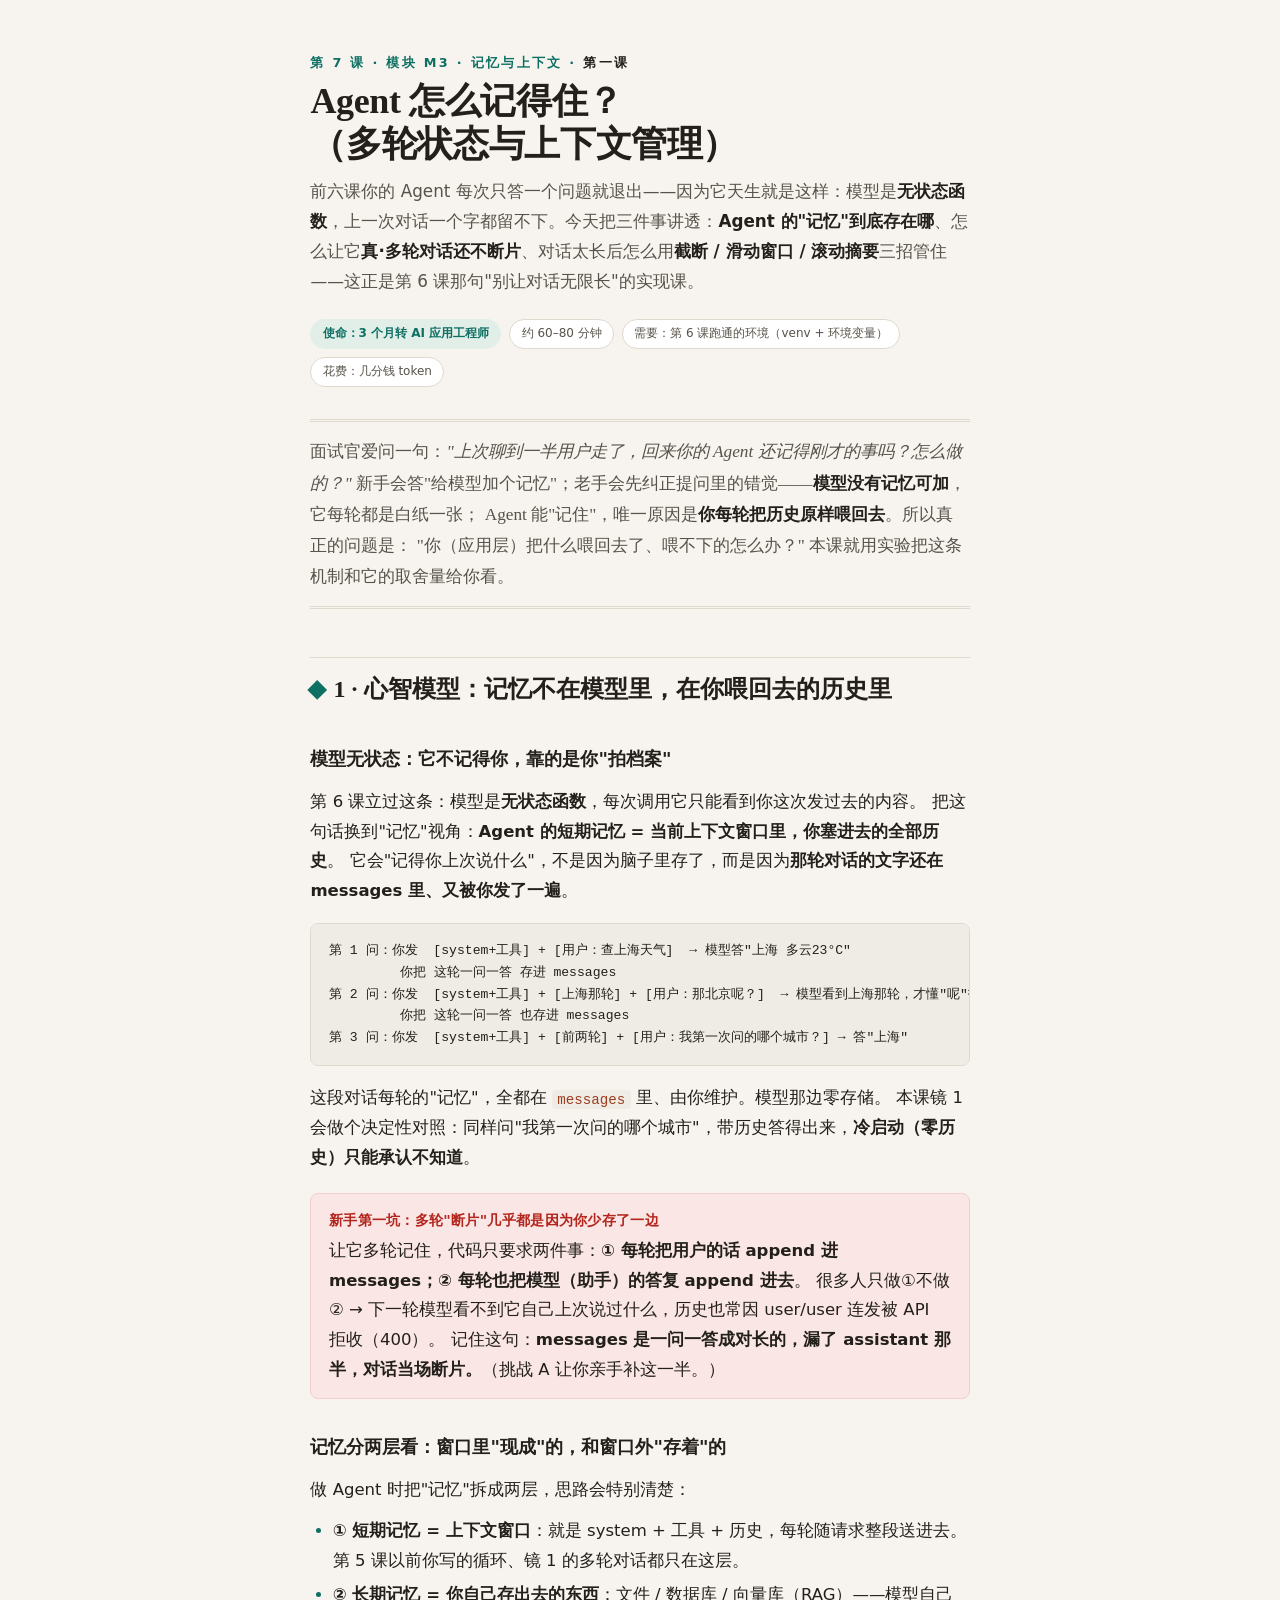
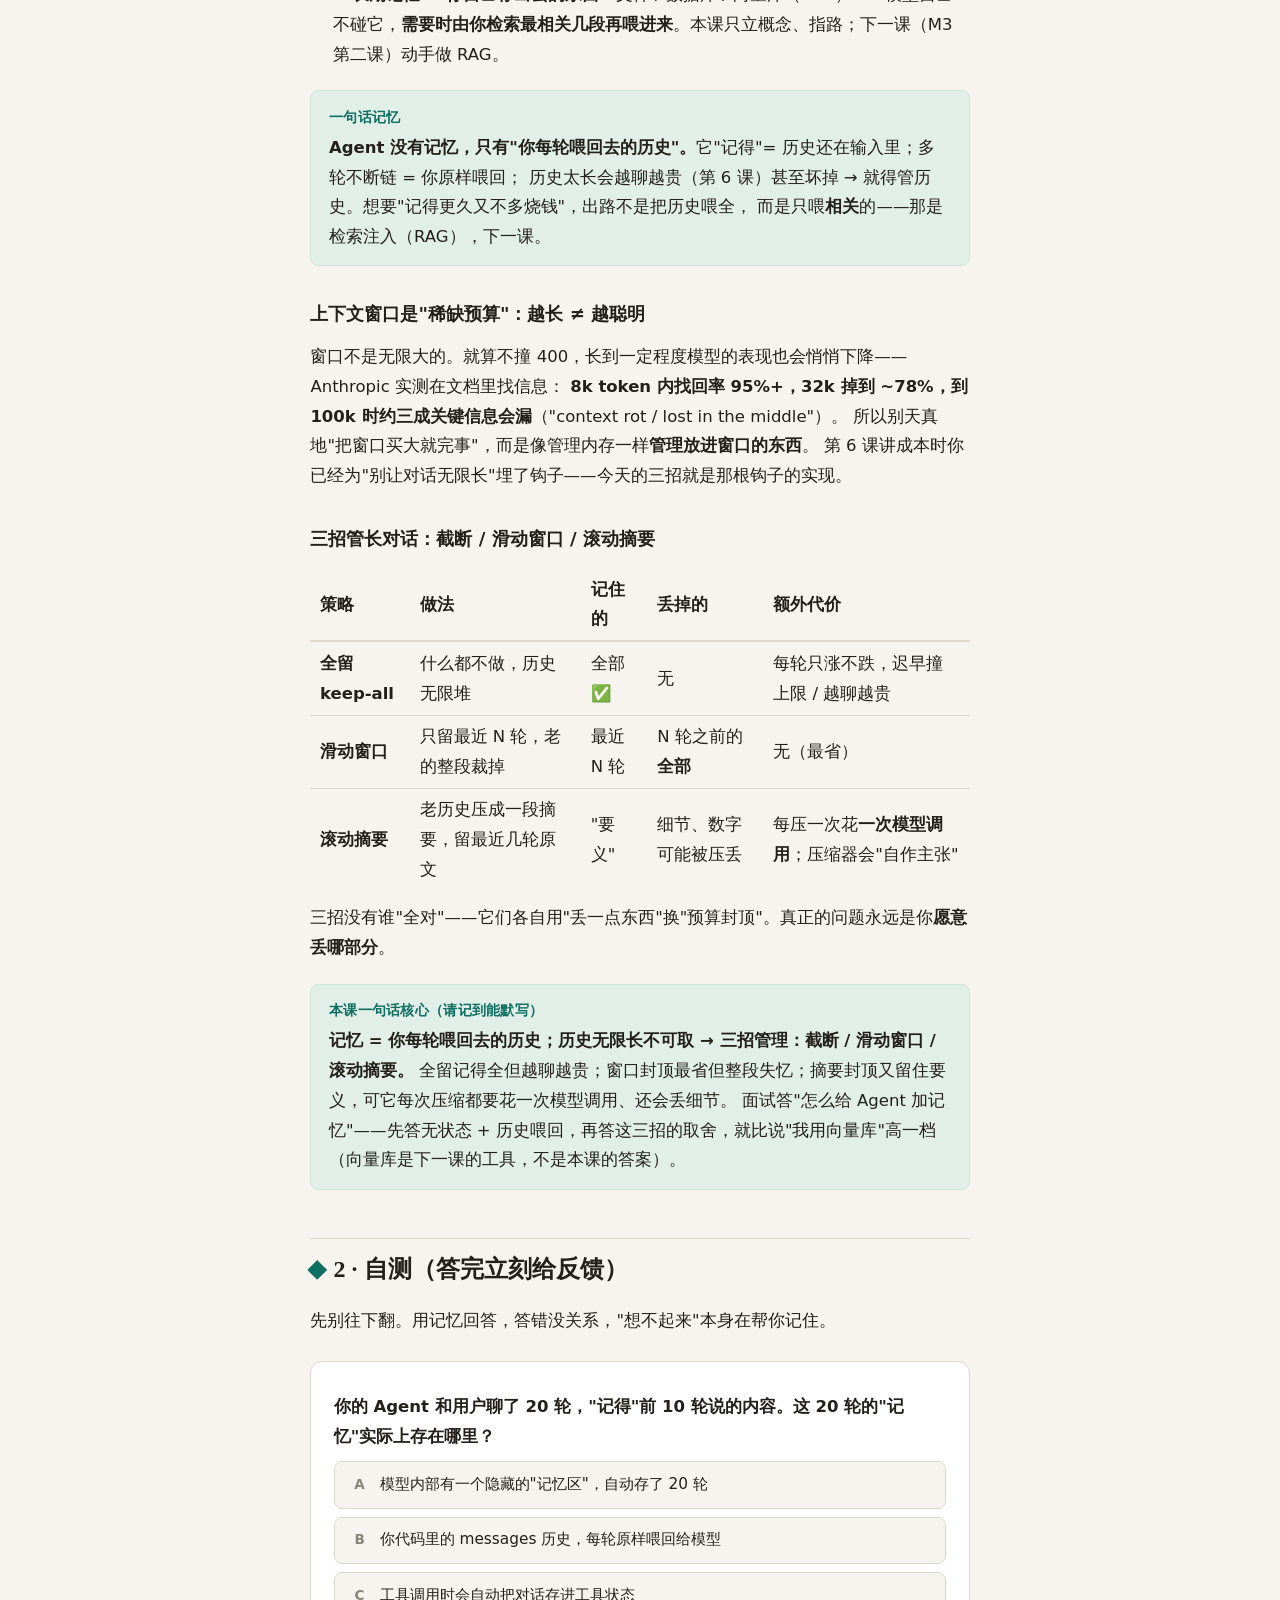
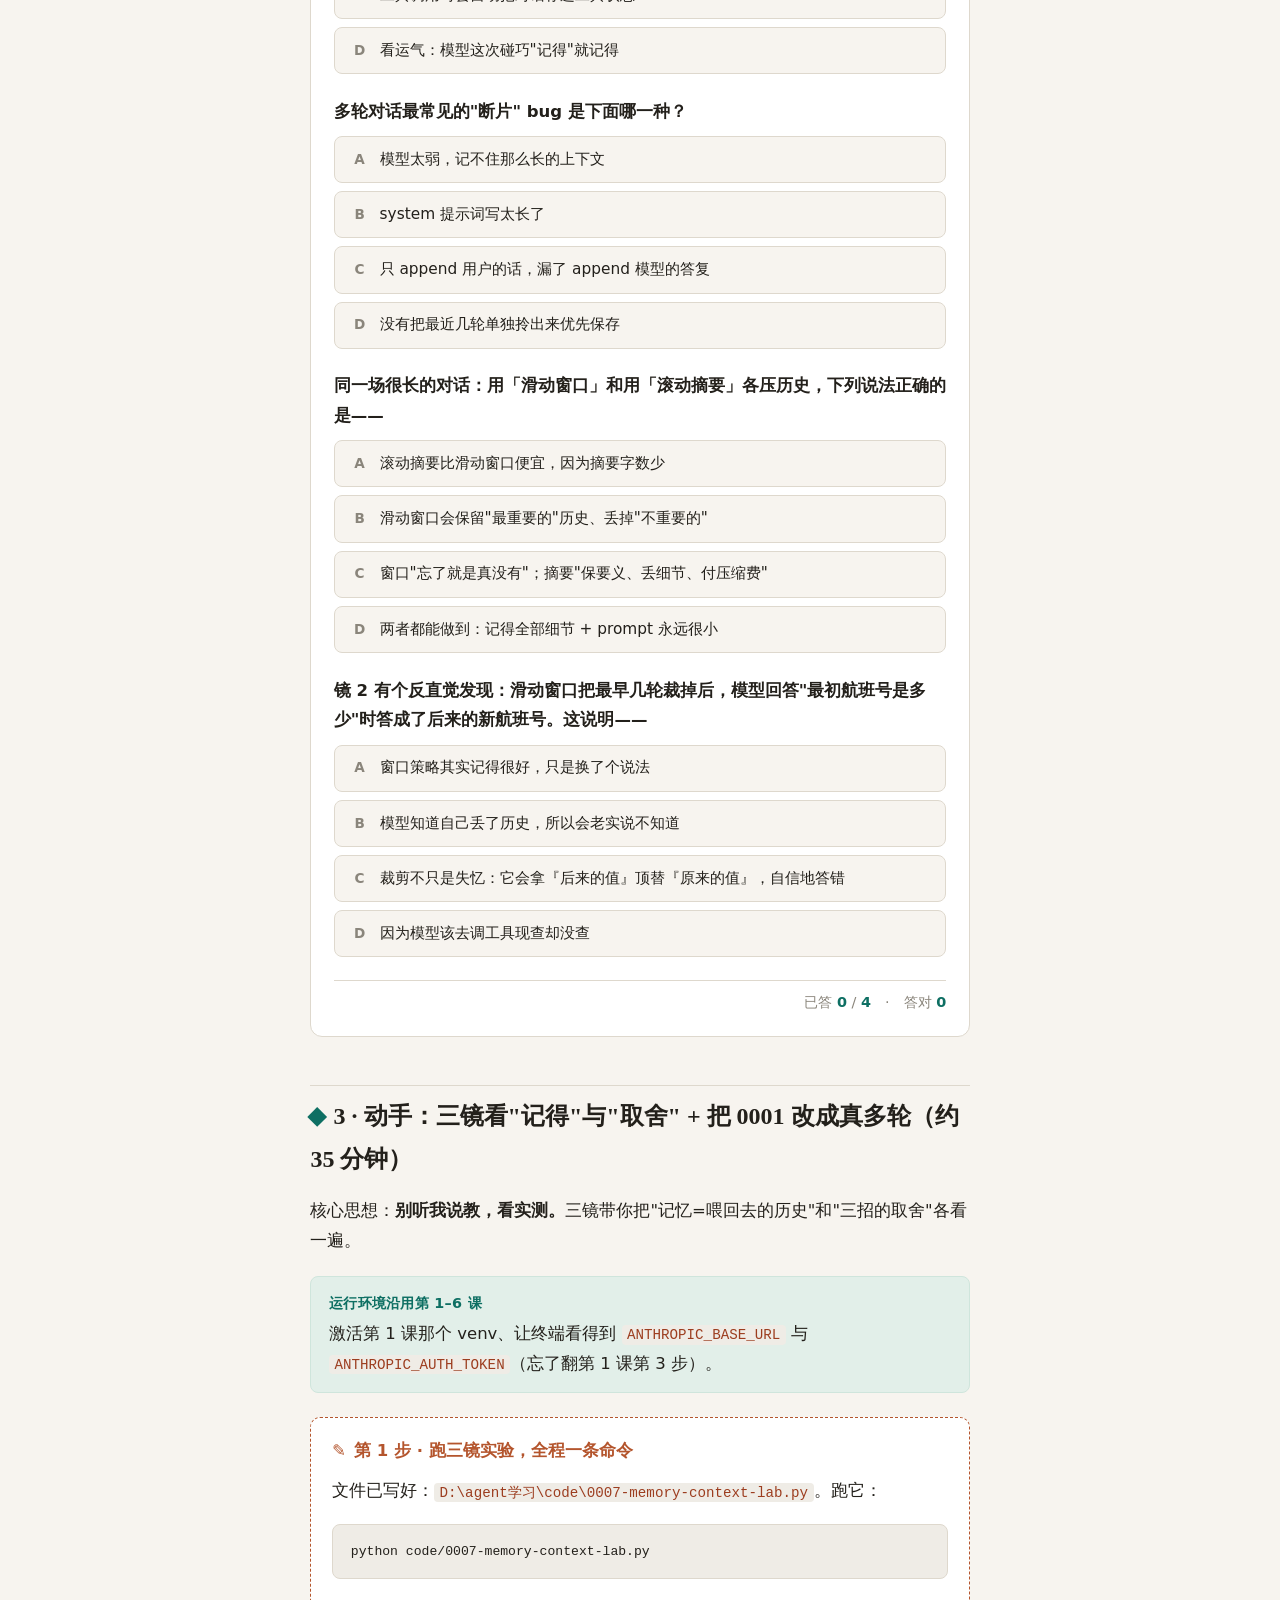
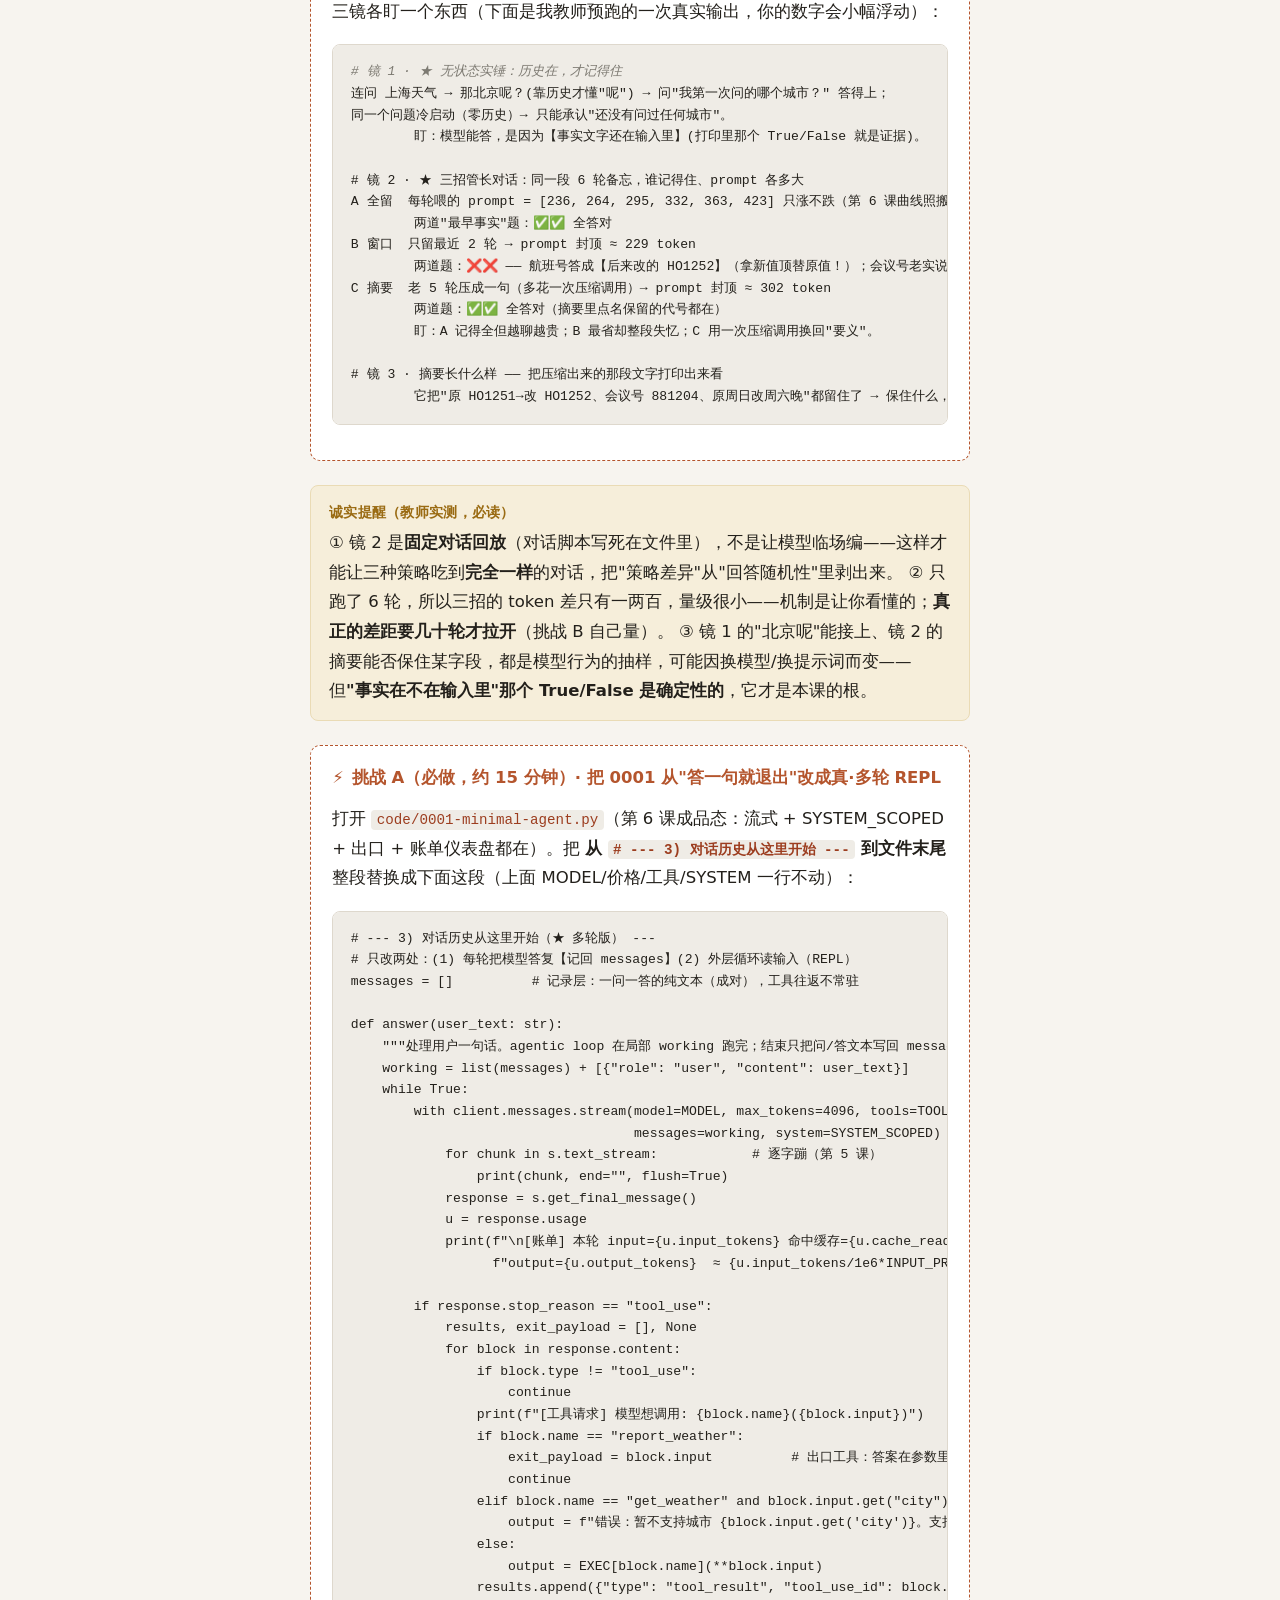
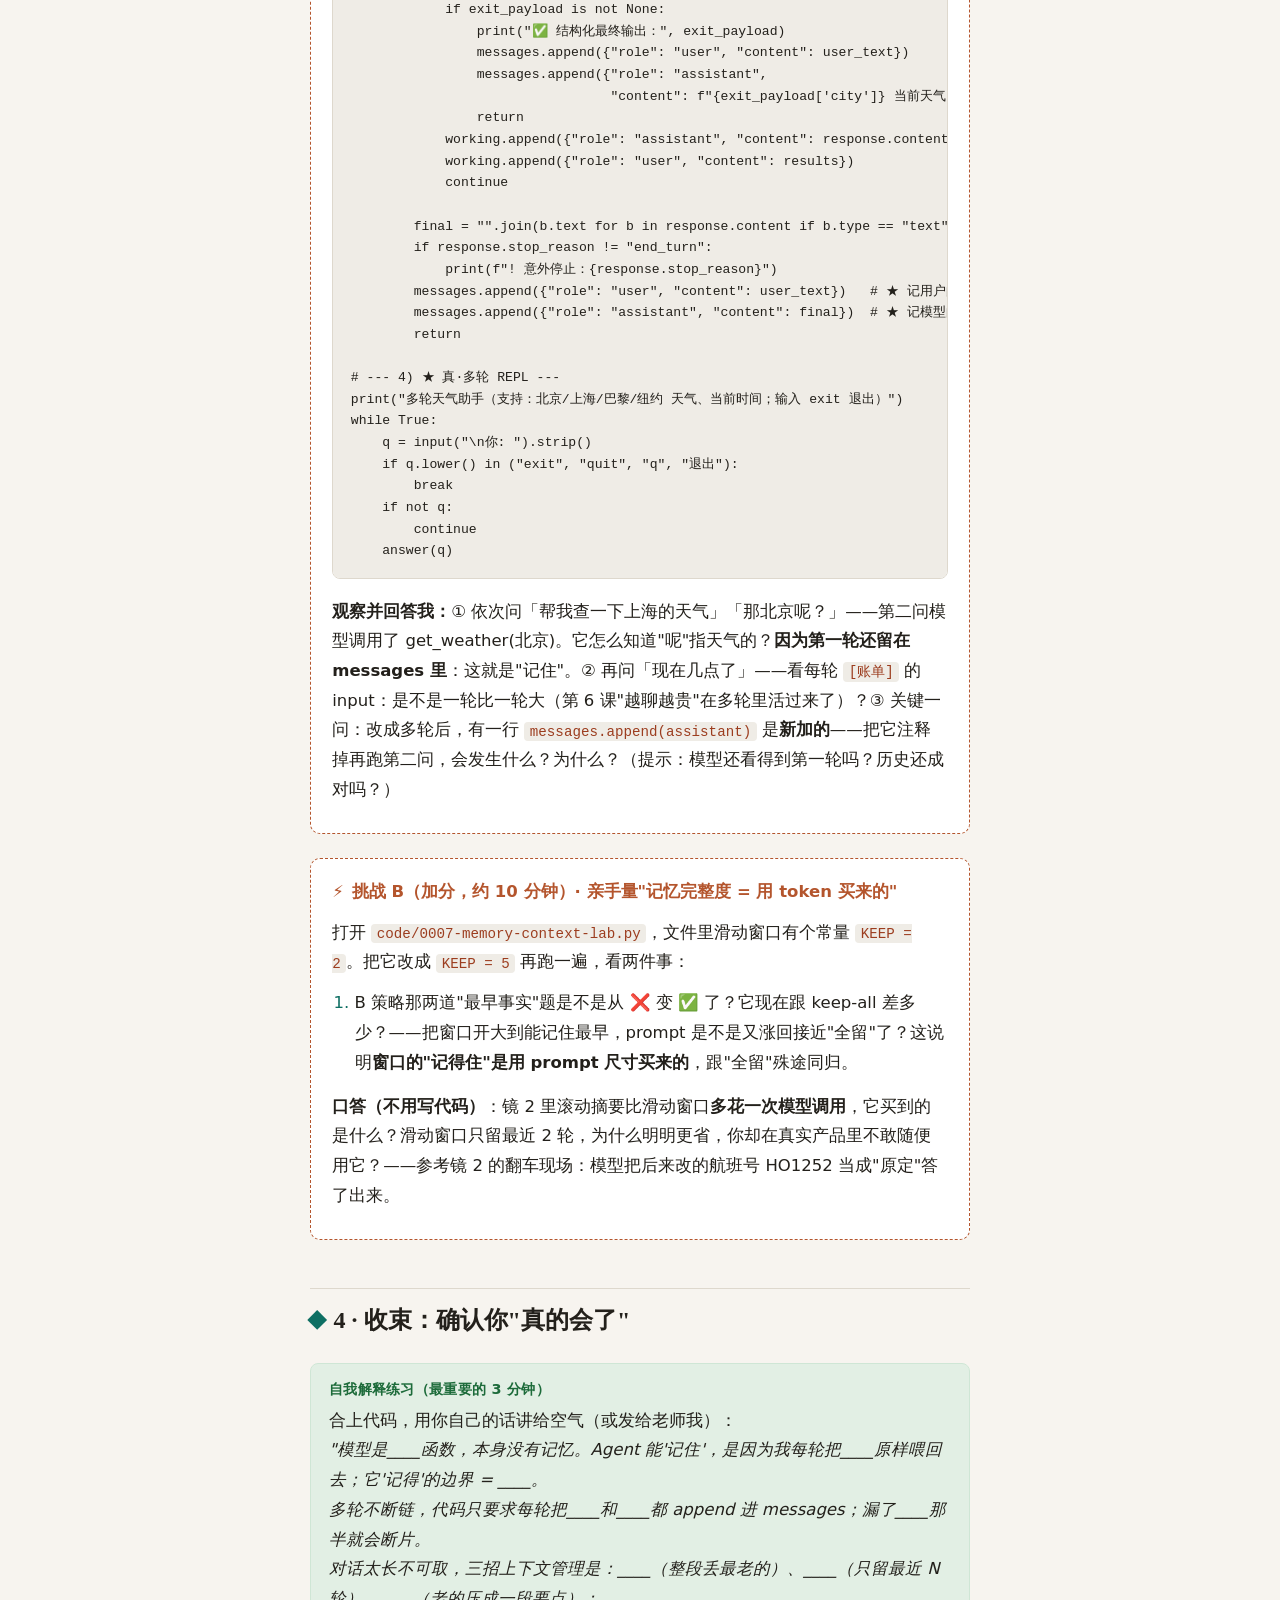
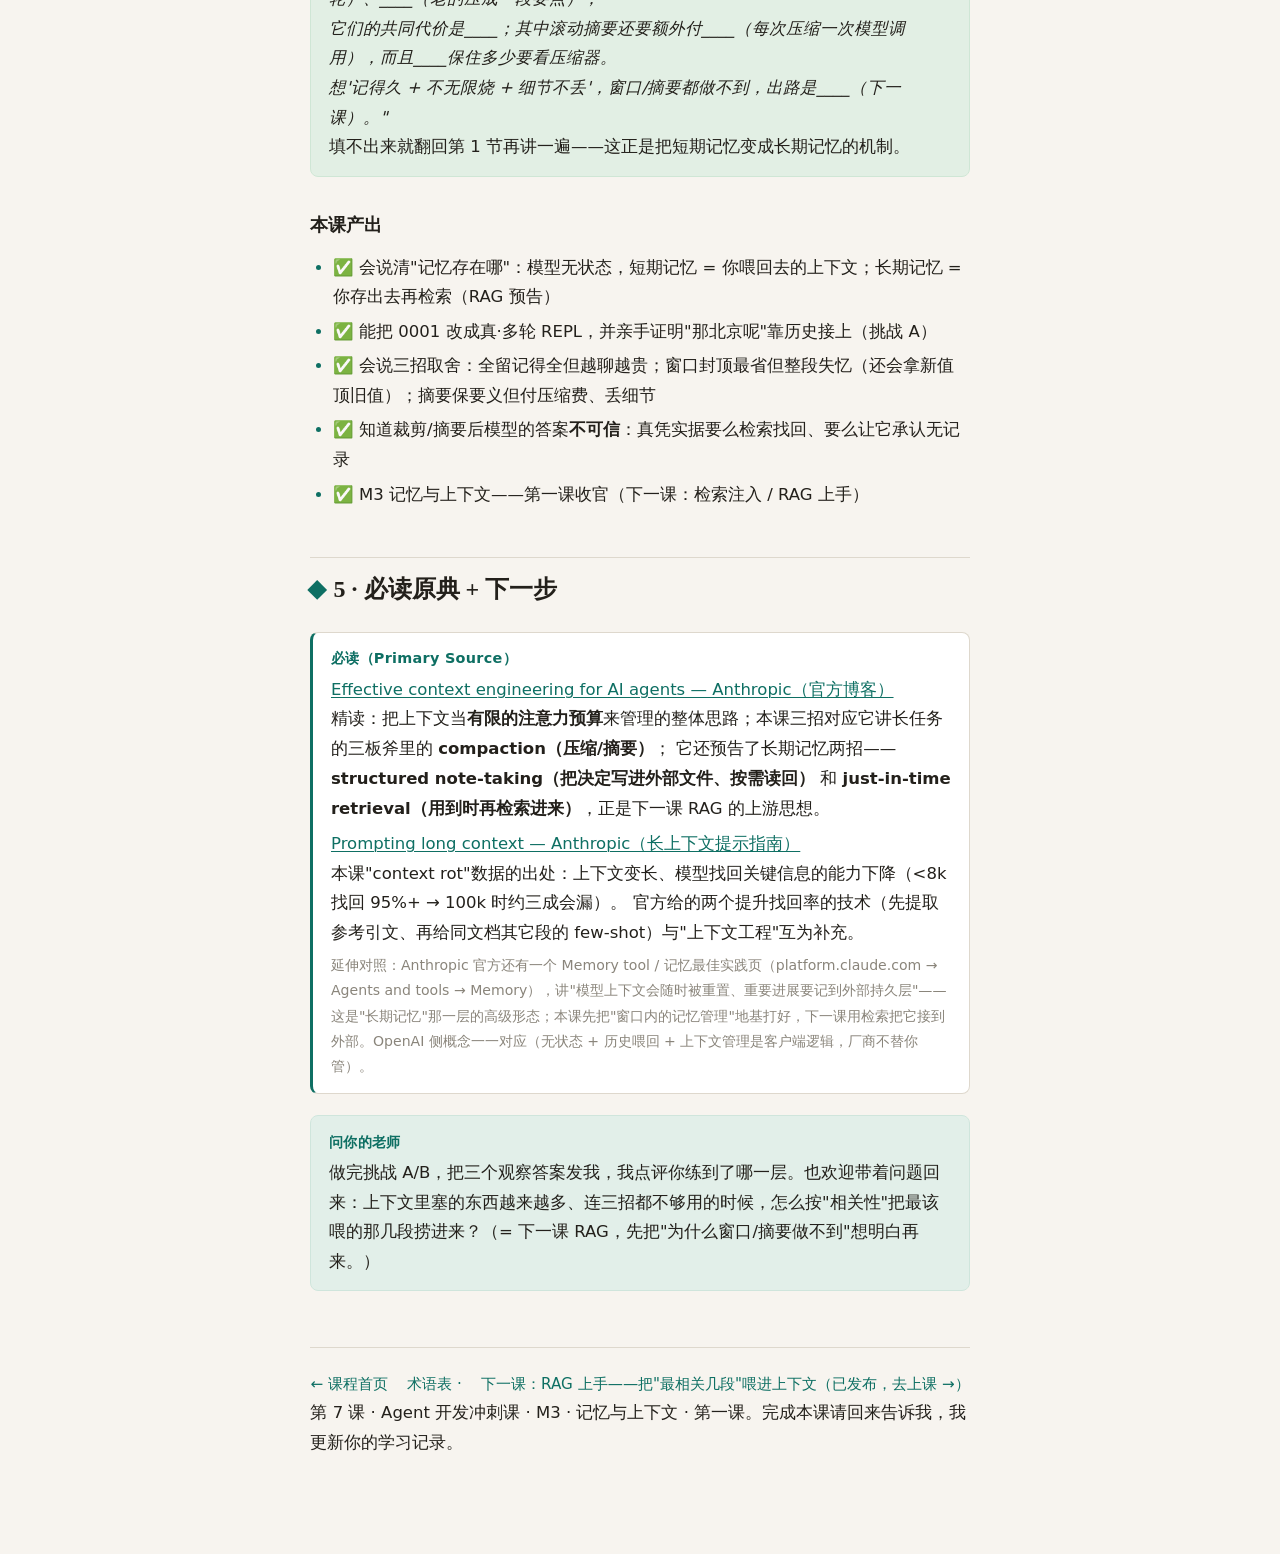
<file: lessons/0007-memory-context.html>
<!DOCTYPE html>
<html lang="zh-CN">
<head>
<meta charset="UTF-8">
<meta name="viewport" content="width=device-width, initial-scale=1.0">
<title>第 7 课 · Agent 怎么记得住？多轮状态与上下文管理</title>
<link rel="stylesheet" href="../assets/lesson.css">
</head>
<body>
<div class="lesson">

  <!-- ============ 页眉 ============ -->
  <div class="lesson-kicker">第 7 课 · 模块 M3 · 记忆与上下文 · <strong>第一课</strong></div>
  <h1 class="lesson-title">Agent 怎么记得住？<br>（多轮状态与上下文管理）</h1>
  <p class="lesson-sub">前六课你的 Agent 每次只答一个问题就退出——因为它天生就是这样：模型是<strong>无状态函数</strong>，上一次对话一个字都留不下。今天把三件事讲透：<strong>Agent 的"记忆"到底存在哪</strong>、怎么让它<strong>真·多轮对话还不断片</strong>、对话太长后怎么用<strong>截断 / 滑动窗口 / 滚动摘要</strong>三招管住——这正是第 6 课那句"别让对话无限长"的实现课。</p>

  <div class="lesson-meta">
    <span class="chip mission">使命：3 个月转 AI 应用工程师</span>
    <span class="chip">约 60–80 分钟</span>
    <span class="chip">需要：第 6 课跑通的环境（venv + 环境变量）</span>
    <span class="chip">花费：几分钱 token</span>
  </div>

  <p class="lede">
    面试官爱问一句：<em>"上次聊到一半用户走了，回来你的 Agent 还记得刚才的事吗？怎么做的？"</em>
    新手会答"给模型加个记忆"；老手会先纠正提问里的错觉——<strong>模型没有记忆可加</strong>，它每轮都是白纸一张；
    Agent 能"记住"，唯一原因是<strong>你每轮把历史原样喂回去</strong>。所以真正的问题是：
    "你（应用层）把什么喂回去了、喂不下的怎么办？" 本课就用实验把这条机制和它的取舍量给你看。
  </p>

  <!-- ============ 1 心智模型 ============ -->
  <h2 id="mental">1 · 心智模型：记忆不在模型里，在你喂回去的历史里</h2>

  <h3>模型无状态：它不记得你，靠的是你"拍档案"</h3>
  <p>
    第 6 课立过这条：模型是<strong>无状态函数</strong>，每次调用它只能看到你这次发过去的内容。
    把这句话换到"记忆"视角：<strong>Agent 的短期记忆 = 当前上下文窗口里，你塞进去的全部历史</strong>。
    它会"记得你上次说什么"，不是因为脑子里存了，而是因为<strong>那轮对话的文字还在 messages 里、又被你发了一遍</strong>。
  </p>
<pre>第 1 问：你发  [system+工具] + [用户：查上海天气]  → 模型答"上海 多云23°C"
         你把 这轮一问一答 存进 messages
第 2 问：你发  [system+工具] + [上海那轮] + [用户：那北京呢？]  → 模型看到上海那轮，才懂"呢"指天气
         你把 这轮一问一答 也存进 messages
第 3 问：你发  [system+工具] + [前两轮] + [用户：我第一次问的哪个城市？] → 答"上海"</pre>
  <p>
    这段对话每轮的"记忆"，全都在 <code>messages</code> 里、由你维护。模型那边零存储。
    本课镜 1 会做个决定性对照：同样问"我第一次问的哪个城市"，带历史答得出来，<strong>冷启动（零历史）只能承认不知道</strong>。
  </p>

  <div class="callout danger">
    <span class="t">新手第一坑：多轮"断片"几乎都是因为你少存了一边</span>
    <p>
      让它多轮记住，代码只要求两件事：<strong>① 每轮把用户的话 append 进 messages；② 每轮也把模型（助手）的答复 append 进去</strong>。
      很多人只做①不做② → 下一轮模型看不到它自己上次说过什么，历史也常因 user/user 连发被 API 拒收（400）。
      记住这句：<strong>messages 是一问一答成对长的，漏了 assistant 那半，对话当场断片。</strong>（挑战 A 让你亲手补这一半。）
    </p>
  </div>

  <h3>记忆分两层看：窗口里"现成"的，和窗口外"存着"的</h3>
  <p>
    做 Agent 时把"记忆"拆成两层，思路会特别清楚：
  </p>
  <ul>
    <li><strong>① 短期记忆 = 上下文窗口</strong>：就是 system + 工具 + 历史，每轮随请求整段送进去。第 5 课以前你写的循环、镜 1 的多轮对话都只在这层。</li>
    <li><strong>② 长期记忆 = 你自己存出去的东西</strong>：文件 / 数据库 / 向量库（RAG）——模型自己不碰它，<strong>需要时由你检索最相关几段再喂进来</strong>。本课只立概念、指路；下一课（M3 第二课）动手做 RAG。</li>
  </ul>

  <div class="callout info">
    <span class="t">一句话记忆</span>
    <p><strong>Agent 没有记忆，只有"你每轮喂回去的历史"。</strong>它"记得"= 历史还在输入里；多轮不断链 = 你原样喂回；
    历史太长会越聊越贵（第 6 课）甚至坏掉 → 就得管历史。想要"记得更久又不多烧钱"，出路不是把历史喂全，
    而是只喂<strong>相关</strong>的——那是检索注入（RAG），下一课。</p>
  </div>

  <h3>上下文窗口是"稀缺预算"：越长 ≠ 越聪明</h3>
  <p>
    窗口不是无限大的。就算不撞 400，长到一定程度模型的表现也会悄悄下降——Anthropic 实测在文档里找信息：
    <strong>8k token 内找回率 95%+，32k 掉到 ~78%，到 100k 时约三成关键信息会漏</strong>（"context rot / lost in the middle"）。
    所以别天真地"把窗口买大就完事"，而是像管理内存一样<strong>管理放进窗口的东西</strong>。
    第 6 课讲成本时你已经为"别让对话无限长"埋了钩子——今天的三招就是那根钩子的实现。
  </p>

  <h3>三招管长对话：截断 / 滑动窗口 / 滚动摘要</h3>
  <table style="width:100%;border-collapse:collapse;margin:.8rem 0">
    <thead>
      <tr style="border-bottom:2px solid var(--rule);text-align:left">
        <th style="padding:.4rem .6rem">策略</th>
        <th style="padding:.4rem .6rem">做法</th>
        <th style="padding:.4rem .6rem">记住的</th>
        <th style="padding:.4rem .6rem">丢掉的</th>
        <th style="padding:.4rem .6rem">额外代价</th>
      </tr>
    </thead>
    <tbody>
      <tr style="border-bottom:1px solid var(--rule)">
        <td style="padding:.4rem .6rem"><strong>全留 keep-all</strong></td>
        <td style="padding:.4rem .6rem">什么都不做，历史无限堆</td>
        <td style="padding:.4rem .6rem">全部 ✅</td>
        <td style="padding:.4rem .6rem">无</td>
        <td style="padding:.4rem .6rem">每轮只涨不跌，迟早撞上限 / 越聊越贵</td>
      </tr>
      <tr style="border-bottom:1px solid var(--rule)">
        <td style="padding:.4rem .6rem"><strong>滑动窗口</strong></td>
        <td style="padding:.4rem .6rem">只留最近 N 轮，老的整段裁掉</td>
        <td style="padding:.4rem .6rem">最近 N 轮</td>
        <td style="padding:.4rem .6rem">N 轮之前的<b>全部</b></td>
        <td style="padding:.4rem .6rem">无（最省）</td>
      </tr>
      <tr>
        <td style="padding:.4rem .6rem"><strong>滚动摘要</strong></td>
        <td style="padding:.4rem .6rem">老历史压成一段摘要，留最近几轮原文</td>
        <td style="padding:.4rem .6rem">"要义"</td>
        <td style="padding:.4rem .6rem">细节、数字可能被压丢</td>
        <td style="padding:.4rem .6rem">每压一次花<b>一次模型调用</b>；压缩器会"自作主张"</td>
      </tr>
    </tbody>
  </table>
  <p>
    三招没有谁"全对"——它们各自用"丢一点东西"换"预算封顶"。真正的问题永远是你<b>愿意丢哪部分</b>。
  </p>

  <div class="callout info">
    <span class="t">本课一句话核心（请记到能默写）</span>
    <p><strong>记忆 = 你每轮喂回去的历史；历史无限长不可取 → 三招管理：截断 / 滑动窗口 / 滚动摘要。</strong>
    全留记得全但越聊越贵；窗口封顶最省但整段失忆；摘要封顶又留住要义，可它每次压缩都要花一次模型调用、还会丢细节。
    面试答"怎么给 Agent 加记忆"——先答无状态 + 历史喂回，再答这三招的取舍，就比说"我用向量库"高一档（向量库是下一课的工具，不是本课的答案）。</p>
  </div>

  <!-- ============ 2 自测 ============ -->
  <h2 id="quiz">2 · 自测（答完立刻给反馈）</h2>
  <p>先别往下翻。用记忆回答，答错没关系，"想不起来"本身在帮你记住。</p>

  <div class="quiz">
    <div class="q">
      <p class="q-text">你的 Agent 和用户聊了 20 轮，"记得"前 10 轮说的内容。这 20 轮的"记忆"实际上存在哪里？</p>
      <div class="opts">
        <button class="opt" data-correct="false" data-explain="模型内部没有你的记忆单元。它是无状态函数，每轮只见你这次发过去的内容；『记得』纯粹因为那轮文字还在你的输入里。">
          <span class="tag">A</span><span>模型内部有一个隐藏的"记忆区"，自动存了 20 轮</span>
        </button>
        <button class="opt" data-correct="true" data-explain="对。记忆在你维护的 messages 列表里：system+工具+20 轮历史，每轮被整段重新发给模型。模型不存，你存、你喂。">
          <span class="tag">B</span><span>你代码里的 messages 历史，每轮原样喂回给模型</span>
        </button>
        <button class="opt" data-correct="false" data-explain="工具是执行动作的，工具说明书只是被模型读到的一段文本；没有哪个工具帮你偷偷记住对话（除非你自己写一个记忆工具存出去，那是另一回事）。">
          <span class="tag">C</span><span>工具调用时会自动把对话存进工具状态</span>
        </button>
        <button class="opt" data-correct="false" data-explain="如果靠随机，那就不是记忆了——能稳定对上，正说明是历史在被整段重读。">
          <span class="tag">D</span><span>看运气：模型这次碰巧"记得"就记得</span>
        </button>
      </div>
    </div>

    <div class="q">
      <p class="q-text">多轮对话最常见的"断片" bug 是下面哪一种？</p>
      <div class="opts">
        <button class="opt" data-correct="false" data-explain="这是模型能力问题，不是断片主因；而且换了强模型也一样要喂历史才记得。">
          <span class="tag">A</span><span>模型太弱，记不住那么长的上下文</span>
        </button>
        <button class="opt" data-correct="false" data-explain="system 太长确实稀释注意力，但『断片』指它看不到上一轮——与 system 长度关系不大。">
          <span class="tag">B</span><span>system 提示词写太长了</span>
        </button>
        <button class="opt" data-correct="true" data-explain="对。很多人每轮只把用户的话 append 进 messages，忘了把模型（助手）的答复也 append 进去 → 下一轮模型看不到它自己说过什么，且 user 连发还会被 API 拒收（400）。一问一答要成对存。">
          <span class="tag">C</span><span>只 append 用户的话，漏了 append 模型的答复</span>
        </button>
        <button class="opt" data-correct="false" data-explain="方向对但还差一步：窗口裁掉的是『最早』不是『最近』；而且窗口只是三招之一，摘要/检索是另外的取舍。">
          <span class="tag">D</span><span>没有把最近几轮单独拎出来优先保存</span>
        </button>
      </div>
    </div>

    <div class="q">
      <p class="q-text">同一场很长的对话：用「滑动窗口」和用「滚动摘要」各压历史，下列说法正确的是——</p>
      <div class="opts">
        <button class="opt" data-correct="false" data-explain="反了：滚动摘要每次压缩要多花一次模型调用（让压缩器把老对话读一遍、写一段要点），比窗口贵。">
          <span class="tag">A</span><span>滚动摘要比滑动窗口便宜，因为摘要字数少</span>
        </button>
        <button class="opt" data-correct="false" data-explain="窗口是『一刀切掉最早』——不是凭重要性留，是凭新旧留；最早的往往是最容易先丢的。">
          <span class="tag">B</span><span>滑动窗口会保留"最重要的"历史、丢掉"不重要的"</span>
        </button>
        <button class="opt" data-correct="true" data-explain="对。窗口把 N 轮之前整段裁掉（想不起来就是没有）；摘要把老的压成一段要点塞进输入，让模型对老话题仍有『模糊但正确』的记忆，代价是每次压缩花一次模型调用、细节数字可能被压丢。">
          <span class="tag">C</span><span>窗口"忘了就是真没有"；摘要"保要义、丢细节、付压缩费"</span>
        </button>
        <button class="opt" data-correct="false" data-explain="窗口和摘要都只是『输入预算不够时丢什么』的取舍，都做不到既记住全部细节又不烧钱——那是下一课检索引回的活。">
          <span class="tag">D</span><span>两者都能做到：记得全部细节 + prompt 永远很小</span>
        </button>
      </div>
    </div>

    <div class="q">
      <p class="q-text">镜 2 有个反直觉发现：滑动窗口把最早几轮裁掉后，模型回答"最初航班号是多少"时答成了后来的新航班号。这说明——</p>
      <div class="opts">
        <button class="opt" data-correct="false" data-explain="恰恰相反：输入里根本没有最早的航班号了，模型是在只见『后来改的号』的情况下编了个最像样的。">
          <span class="tag">A</span><span>窗口策略其实记得很好，只是换了个说法</span>
        </button>
        <button class="opt" data-correct="false" data-explain="把输入裁剪掉一段，模型并不会因此更诚实——它只会基于剩下的内容给一个看似合理的答案。">
          <span class="tag">B</span><span>模型知道自己丢了历史，所以会老实说不知道</span>
        </button>
        <button class="opt" data-correct="true" data-explain="对，这是裁剪最隐蔽的代价：模型不只『忘了』，还可能把后来改的值当成原定值答出来——一个看似自信、其实错的答案。做上下文管理时必须意识到：裁剪后模型的答案『不可信』，要么检索找回原文，要么让它明确承认没有记录。">
          <span class="tag">C</span><span>裁剪不只是失忆：它会拿『后来的值』顶替『原来的值』，自信地答错</span>
        </button>
        <button class="opt" data-correct="false" data-explain="工具（get_weather 查天气）只能查『现在』，查不了『原定的航班号』——这种回忆题靠工具救不回来，只能靠历史/摘要/检索。">
          <span class="tag">D</span><span>因为模型该去调工具现查却没查</span>
        </button>
      </div>
    </div>
  </div>

  <!-- ============ 3 动手 ============ -->
  <h2 id="hands-on">3 · 动手：三镜看"记得"与"取舍" + 把 0001 改成真多轮（约 35 分钟）</h2>
  <p>核心思想：<strong>别听我说教，看实测。</strong>三镜带你把"记忆=喂回去的历史"和"三招的取舍"各看一遍。</p>

  <div class="callout info">
    <span class="t">运行环境沿用第 1–6 课</span>
    <p>激活第 1 课那个 venv、让终端看得到 <code>ANTHROPIC_BASE_URL</code> 与 <code>ANTHROPIC_AUTH_TOKEN</code>（忘了翻第 1 课第 3 步）。</p>
  </div>

  <div class="exercise">
    <span class="t">第 1 步 · 跑三镜实验，全程一条命令</span>
    <p>文件已写好：<code>D:\agent学习\code\0007-memory-context-lab.py</code>。跑它：</p>
<pre>python code/0007-memory-context-lab.py</pre>
    <p>三镜各盯一个东西（下面是我教师预跑的一次真实输出，你的数字会小幅浮动）：</p>
<pre><span class="c"># 镜 1 · ★ 无状态实锤：历史在，才记得住</span>
连问 上海天气 → 那北京呢？(靠历史才懂"呢") → 问"我第一次问的哪个城市？" 答得上；
同一个问题冷启动（零历史）→ 只能承认"还没有问过任何城市"。
        盯：模型能答，是因为【事实文字还在输入里】(打印里那个 True/False 就是证据)。

# 镜 2 · ★ 三招管长对话：同一段 6 轮备忘，谁记得住、prompt 各多大
A 全留  每轮喂的 prompt = [236, 264, 295, 332, 363, 423] 只涨不跌（第 6 课曲线照搬）
        两道"最早事实"题：✅✅ 全答对
B 窗口  只留最近 2 轮 → prompt 封顶 ≈ 229 token
        两道题：❌❌ —— 航班号答成【后来改的 HO1252】（拿新值顶替原值！）；会议号老实说"历史里没有"
C 摘要  老 5 轮压成一句（多花一次压缩调用）→ prompt 封顶 ≈ 302 token
        两道题：✅✅ 全答对（摘要里点名保留的代号都在）
        盯：A 记得全但越聊越贵；B 最省却整段失忆；C 用一次压缩调用换回"要义"。

# 镜 3 · 摘要长什么样 —— 把压缩出来的那段文字打印出来看
        它把"原 HO1251→改 HO1252、会议号 881204、原周日改周六晚"都留住了 → 保住什么，取决于压缩指令点没点名。
</pre>
  </div>

  <div class="callout warn">
    <span class="t">诚实提醒（教师实测，必读）</span>
    <p>
      ① 镜 2 是<strong>固定对话回放</strong>（对话脚本写死在文件里），不是让模型临场编——这样才能让三种策略吃到<b>完全一样</b>的对话，把"策略差异"从"回答随机性"里剥出来。
      ② 只跑了 6 轮，所以三招的 token 差只有一两百，量级很小——机制是让你看懂的；<b>真正的差距要几十轮才拉开</b>（挑战 B 自己量）。
      ③ 镜 1 的"北京呢"能接上、镜 2 的摘要能否保住某字段，都是模型行为的抽样，可能因换模型/换提示词而变——但<b>"事实在不在输入里"那个 True/False 是确定性的</b>，它才是本课的根。
    </p>
  </div>

  <div class="challenge">
    <span class="t">挑战 A（必做，约 15 分钟）· 把 0001 从"答一句就退出"改成真·多轮 REPL</span>
    <p>打开 <code>code/0001-minimal-agent.py</code>（第 6 课成品态：流式 + SYSTEM_SCOPED + 出口 + 账单仪表盘都在）。把 <strong>从 <code># --- 3) 对话历史从这里开始 ---</code> 到文件末尾</strong>整段替换成下面这段（上面 MODEL/价格/工具/SYSTEM 一行不动）：</p>
<pre># --- 3) 对话历史从这里开始（★ 多轮版） ---
# 只改两处：(1) 每轮把模型答复【记回 messages】(2) 外层循环读输入（REPL）
messages = []          # 记录层：一问一答的纯文本（成对），工具往返不常驻

def answer(user_text: str):
    """处理用户一句话。agentic loop 在局部 working 跑完；结束只把问/答文本写回 messages。"""
    working = list(messages) + [{"role": "user", "content": user_text}]
    while True:
        with client.messages.stream(model=MODEL, max_tokens=4096, tools=TOOLS,
                                    messages=working, system=SYSTEM_SCOPED) as s:
            for chunk in s.text_stream:            # 逐字蹦（第 5 课）
                print(chunk, end="", flush=True)
            response = s.get_final_message()
            u = response.usage
            print(f"\n[账单] 本轮 input={u.input_tokens} 命中缓存={u.cache_read_input_tokens or 0} "
                  f"output={u.output_tokens}  ≈ {u.input_tokens/1e6*INPUT_PRICE_PER_M + u.output_tokens/1e6*OUTPUT_PRICE_PER_M:.4f} 元")

        if response.stop_reason == "tool_use":
            results, exit_payload = [], None
            for block in response.content:
                if block.type != "tool_use":
                    continue
                print(f"[工具请求] 模型想调用: {block.name}({block.input})")
                if block.name == "report_weather":
                    exit_payload = block.input          # 出口工具：答案在参数里
                    continue
                elif block.name == "get_weather" and block.input.get("city") not in SUPPORTED:
                    output = f"错误：暂不支持城市 {block.input.get('city')}。支持：{SUPPORTED}"
                else:
                    output = EXEC[block.name](**block.input)
                results.append({"type": "tool_result", "tool_use_id": block.id, "content": output})
            if exit_payload is not None:
                print("✅ 结构化最终输出：", exit_payload)
                messages.append({"role": "user", "content": user_text})
                messages.append({"role": "assistant",
                                 "content": f"{exit_payload['city']} 当前天气：{exit_payload['condition']}"})
                return
            working.append({"role": "assistant", "content": response.content})
            working.append({"role": "user", "content": results})
            continue

        final = "".join(b.text for b in response.content if b.type == "text")
        if response.stop_reason != "end_turn":
            print(f"! 意外停止：{response.stop_reason}")
        messages.append({"role": "user", "content": user_text})   # ★ 记用户的话
        messages.append({"role": "assistant", "content": final})  # ★ 记模型的答复——漏了这句就断片
        return

# --- 4) ★ 真·多轮 REPL ---
print("多轮天气助手（支持：北京/上海/巴黎/纽约 天气、当前时间；输入 exit 退出）")
while True:
    q = input("\n你: ").strip()
    if q.lower() in ("exit", "quit", "q", "退出"):
        break
    if not q:
        continue
    answer(q)</pre>
    <p><strong>观察并回答我：</strong>① 依次问「帮我查一下上海的天气」「那北京呢？」——第二问模型调用了 get_weather(北京)。它怎么知道"呢"指天气的？<strong>因为第一轮还留在 messages 里</strong>：这就是"记住"。② 再问「现在几点了」——看每轮 <code>[账单]</code> 的 input：是不是一轮比一轮大（第 6 课"越聊越贵"在多轮里活过来了）？③ 关键一问：改成多轮后，有一行 <code>messages.append(assistant)</code> 是<b>新加的</b>——把它注释掉再跑第二问，会发生什么？为什么？（提示：模型还看得到第一轮吗？历史还成对吗？）</p>
  </div>

  <div class="challenge">
    <span class="t">挑战 B（加分，约 10 分钟）· 亲手量"记忆完整度 = 用 token 买来的"</span>
    <p>打开 <code>code/0007-memory-context-lab.py</code>，文件里滑动窗口有个常量 <code>KEEP = 2</code>。把它改成 <code>KEEP = 5</code> 再跑一遍，看两件事：</p>
    <ol>
      <li>B 策略那两道"最早事实"题是不是从 ❌ 变 ✅ 了？它现在跟 keep-all 差多少？——把窗口开大到能记住最早，prompt 是不是又涨回接近"全留"了？这说明<strong>窗口的"记得住"是用 prompt 尺寸买来的</strong>，跟"全留"殊途同归。</li>
    </ol>
    <p><strong>口答（不用写代码）</strong>：镜 2 里滚动摘要比滑动窗口<b>多花一次模型调用</b>，它买到的是什么？滑动窗口只留最近 2 轮，为什么明明更省，你却在真实产品里不敢随便用它？——参考镜 2 的翻车现场：模型把后来改的航班号 HO1252 当成"原定"答了出来。</p>
  </div>

  <!-- ============ 4 收束 ============ -->
  <h2 id="wrap">4 · 收束：确认你"真的会了"</h2>

  <div class="callout do">
    <span class="t">自我解释练习（最重要的 3 分钟）</span>
    <p>合上代码，用你自己的话讲给空气（或发给老师我）：<br>
    <em>"模型是____函数，本身没有记忆。Agent 能'记住'，是因为我每轮把____原样喂回去；它'记得'的边界 = ____。<br>
    多轮不断链，代码只要求每轮把____和____都 append 进 messages；漏了____那半就会断片。<br>
    对话太长不可取，三招上下文管理是：____（整段丢最老的）、____（只留最近 N 轮）、____（老的压成一段要点）；<br>
    它们的共同代价是____；其中滚动摘要还要额外付____（每次压缩一次模型调用），而且____保住多少要看压缩器。<br>
    想'记得久 + 不无限烧 + 细节不丢'，窗口/摘要都做不到，出路是____（下一课）。"</em><br>
    填不出来就翻回第 1 节再讲一遍——这正是把短期记忆变成长期记忆的机制。</p>
  </div>

  <h3>本课产出</h3>
  <ul>
    <li>✅ 会说清"记忆存在哪"：模型无状态，短期记忆 = 你喂回去的上下文；长期记忆 = 你存出去再检索（RAG 预告）</li>
    <li>✅ 能把 0001 改成真·多轮 REPL，并亲手证明"那北京呢"靠历史接上（挑战 A）</li>
    <li>✅ 会说三招取舍：全留记得全但越聊越贵；窗口封顶最省但整段失忆（还会拿新值顶旧值）；摘要保要义但付压缩费、丢细节</li>
    <li>✅ 知道裁剪/摘要后模型的答案<b>不可信</b>：真凭实据要么检索找回、要么让它承认无记录</li>
    <li>✅ M3 记忆与上下文——第一课收官（下一课：检索注入 / RAG 上手）</li>
  </ul>

  <!-- ============ 5 延伸阅读 ============ -->
  <h2 id="read">5 · 必读原典 + 下一步</h2>

  <div class="callout read">
    <span class="t">必读（Primary Source）</span>
    <p><a href="https://www.anthropic.com/engineering/effective-context-engineering-for-ai-agents">Effective context engineering for AI agents — Anthropic（官方博客）</a><br>
    精读：把上下文当<b>有限的注意力预算</b>来管理的整体思路；本课三招对应它讲长任务的三板斧里的 <strong>compaction（压缩/摘要）</strong>；
    它还预告了长期记忆两招——<strong>structured note-taking（把决定写进外部文件、按需读回）</strong> 和 <strong>just-in-time retrieval（用到时再检索进来）</strong>，正是下一课 RAG 的上游思想。</p>
    <p><a href="https://www.anthropic.com/news/prompting-long-context">Prompting long context — Anthropic（长上下文提示指南）</a><br>
    本课"context rot"数据的出处：上下文变长、模型找回关键信息的能力下降（<8k 找回 95%+ → 100k 时约三成会漏）。
    官方给的两个提升找回率的技术（先提取参考引文、再给同文档其它段的 few-shot）与"上下文工程"互为补充。</p>
    <p class="fn">延伸对照：Anthropic 官方还有一个 Memory tool / 记忆最佳实践页（platform.claude.com → Agents and tools → Memory），讲"模型上下文会随时被重置、重要进展要记到外部持久层"——这是"长期记忆"那一层的高级形态；本课先把"窗口内的记忆管理"地基打好，下一课用检索把它接到外部。OpenAI 侧概念一一对应（无状态 + 历史喂回 + 上下文管理是客户端逻辑，厂商不替你管）。</p>
  </div>

  <div class="callout info">
    <span class="t">问你的老师</span>
    <p>做完挑战 A/B，把三个观察答案发我，我点评你练到了哪一层。也欢迎带着问题回来：上下文里塞的东西越来越多、连三招都不够用的时候，怎么按"相关性"把最该喂的那几段捞进来？（= 下一课 RAG，先把"为什么窗口/摘要做不到"想明白再来。）</p>
  </div>

  <div class="lesson-nav">
    <a href="../index.html">← 课程首页</a>
    <a href="../reference/glossary-core-terms.html">术语表 ·</a>
    <a class="next" href="0008-rag-intro.html">下一课：RAG 上手——把"最相关几段"喂进上下文（已发布，去上课 →）</a>
  </div>

  <footer class="colophon">第 7 课 · Agent 开发冲刺课 · M3 · 记忆与上下文 · 第一课。完成本课请回来告诉我，我更新你的学习记录。</footer>
</div>

<script src="../assets/quiz.js"></script>
</body>
</html>
</file>
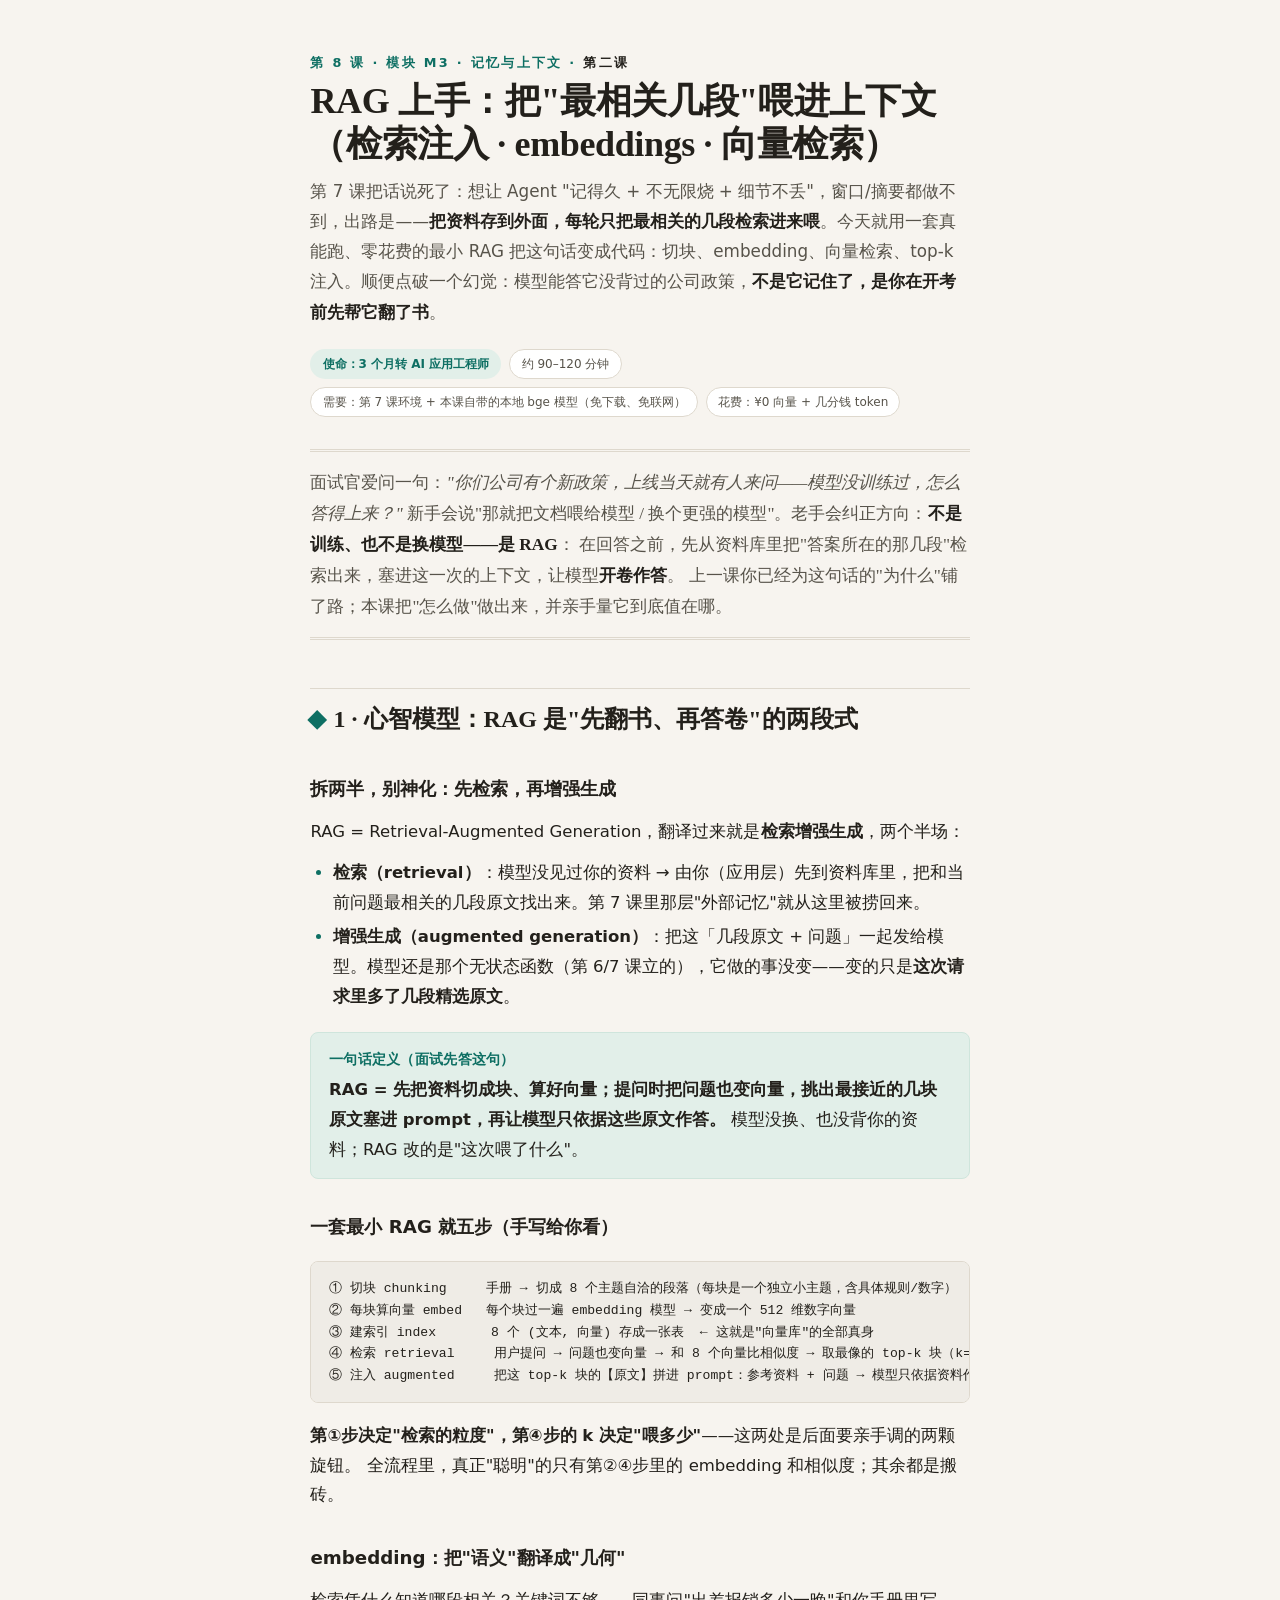
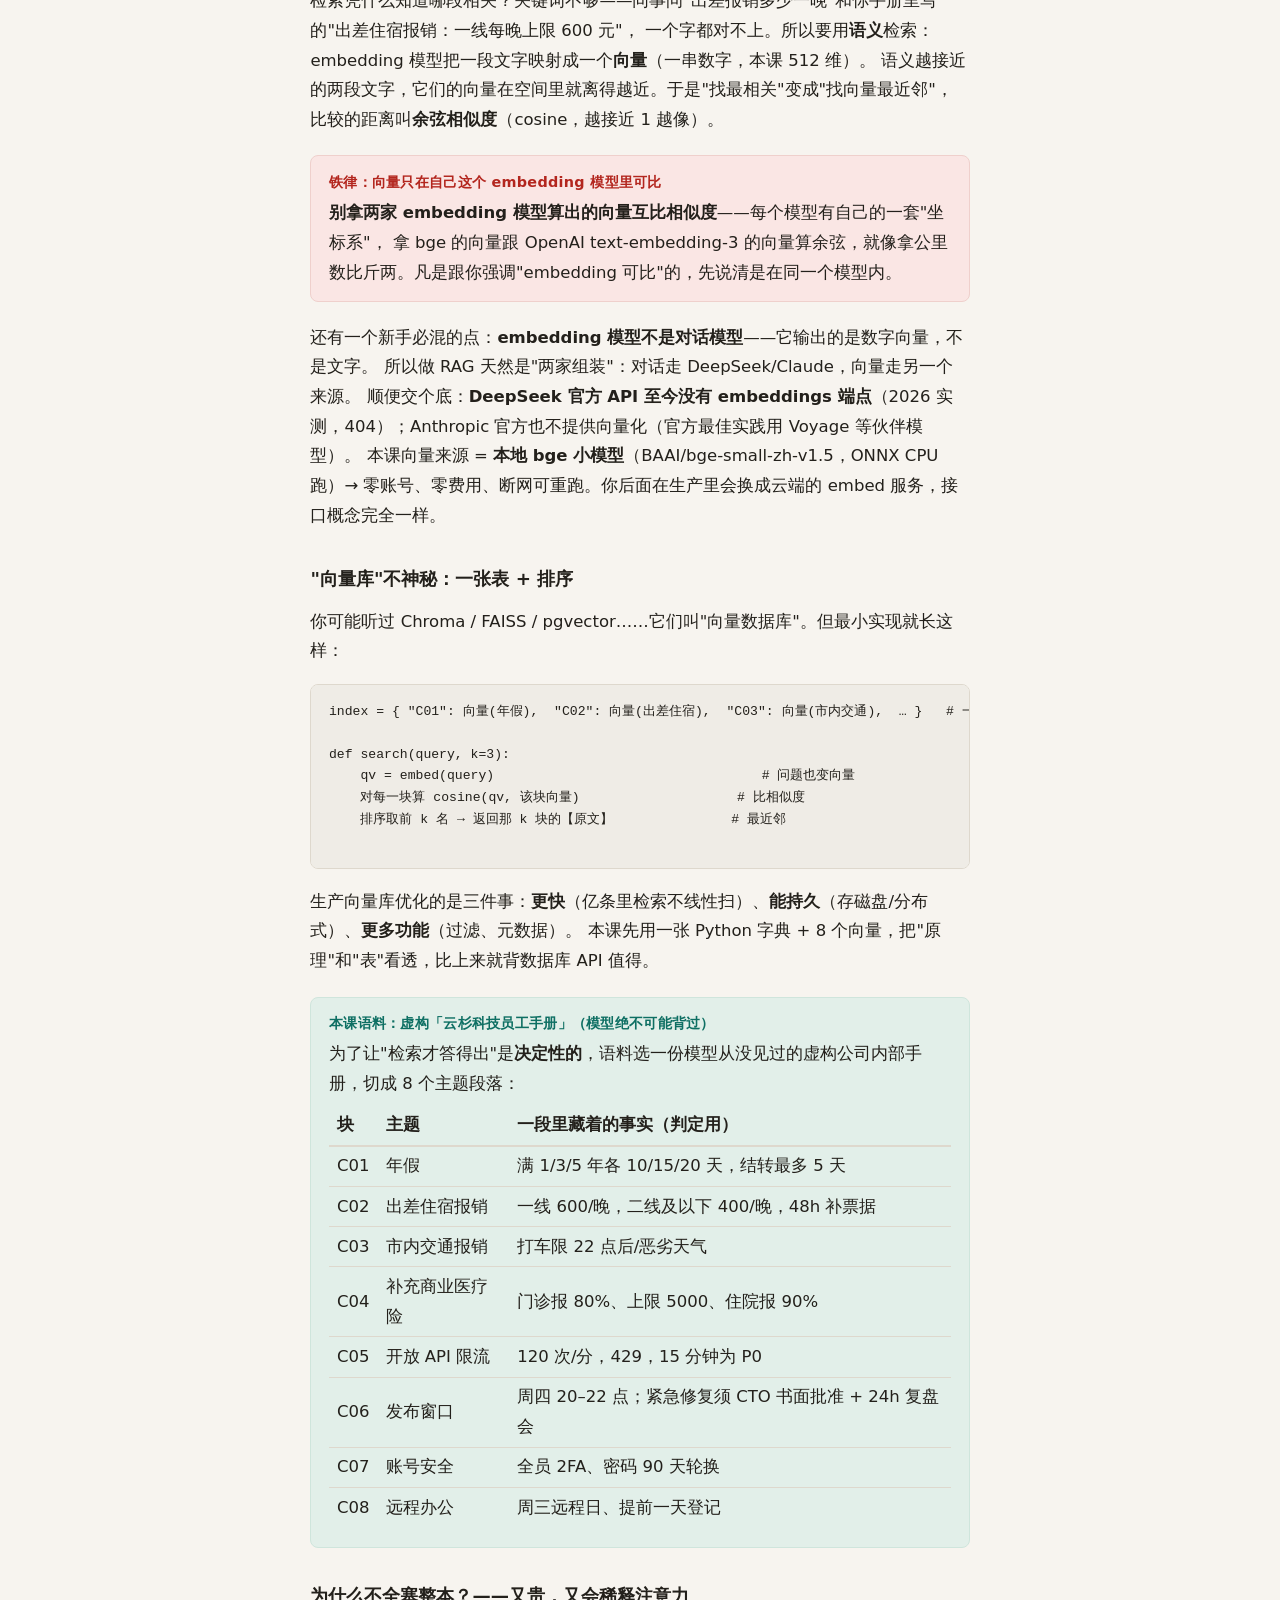
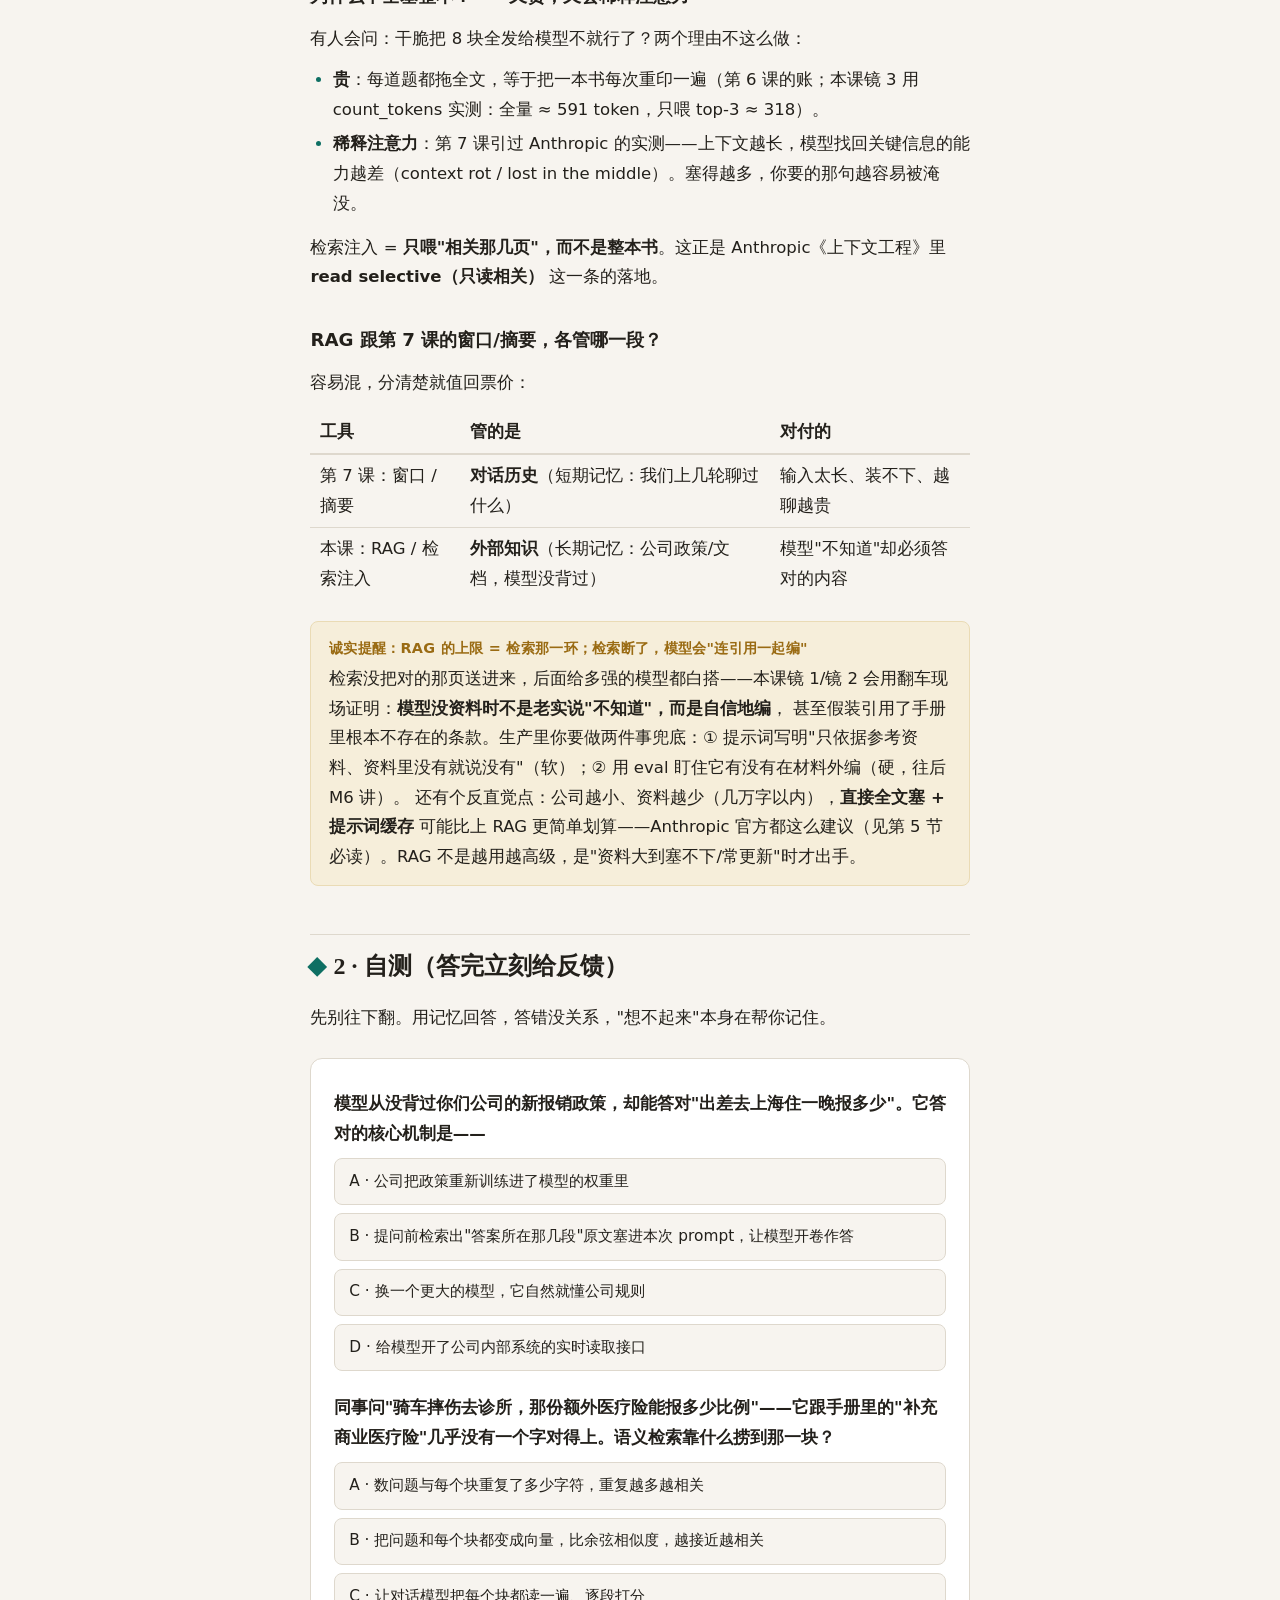
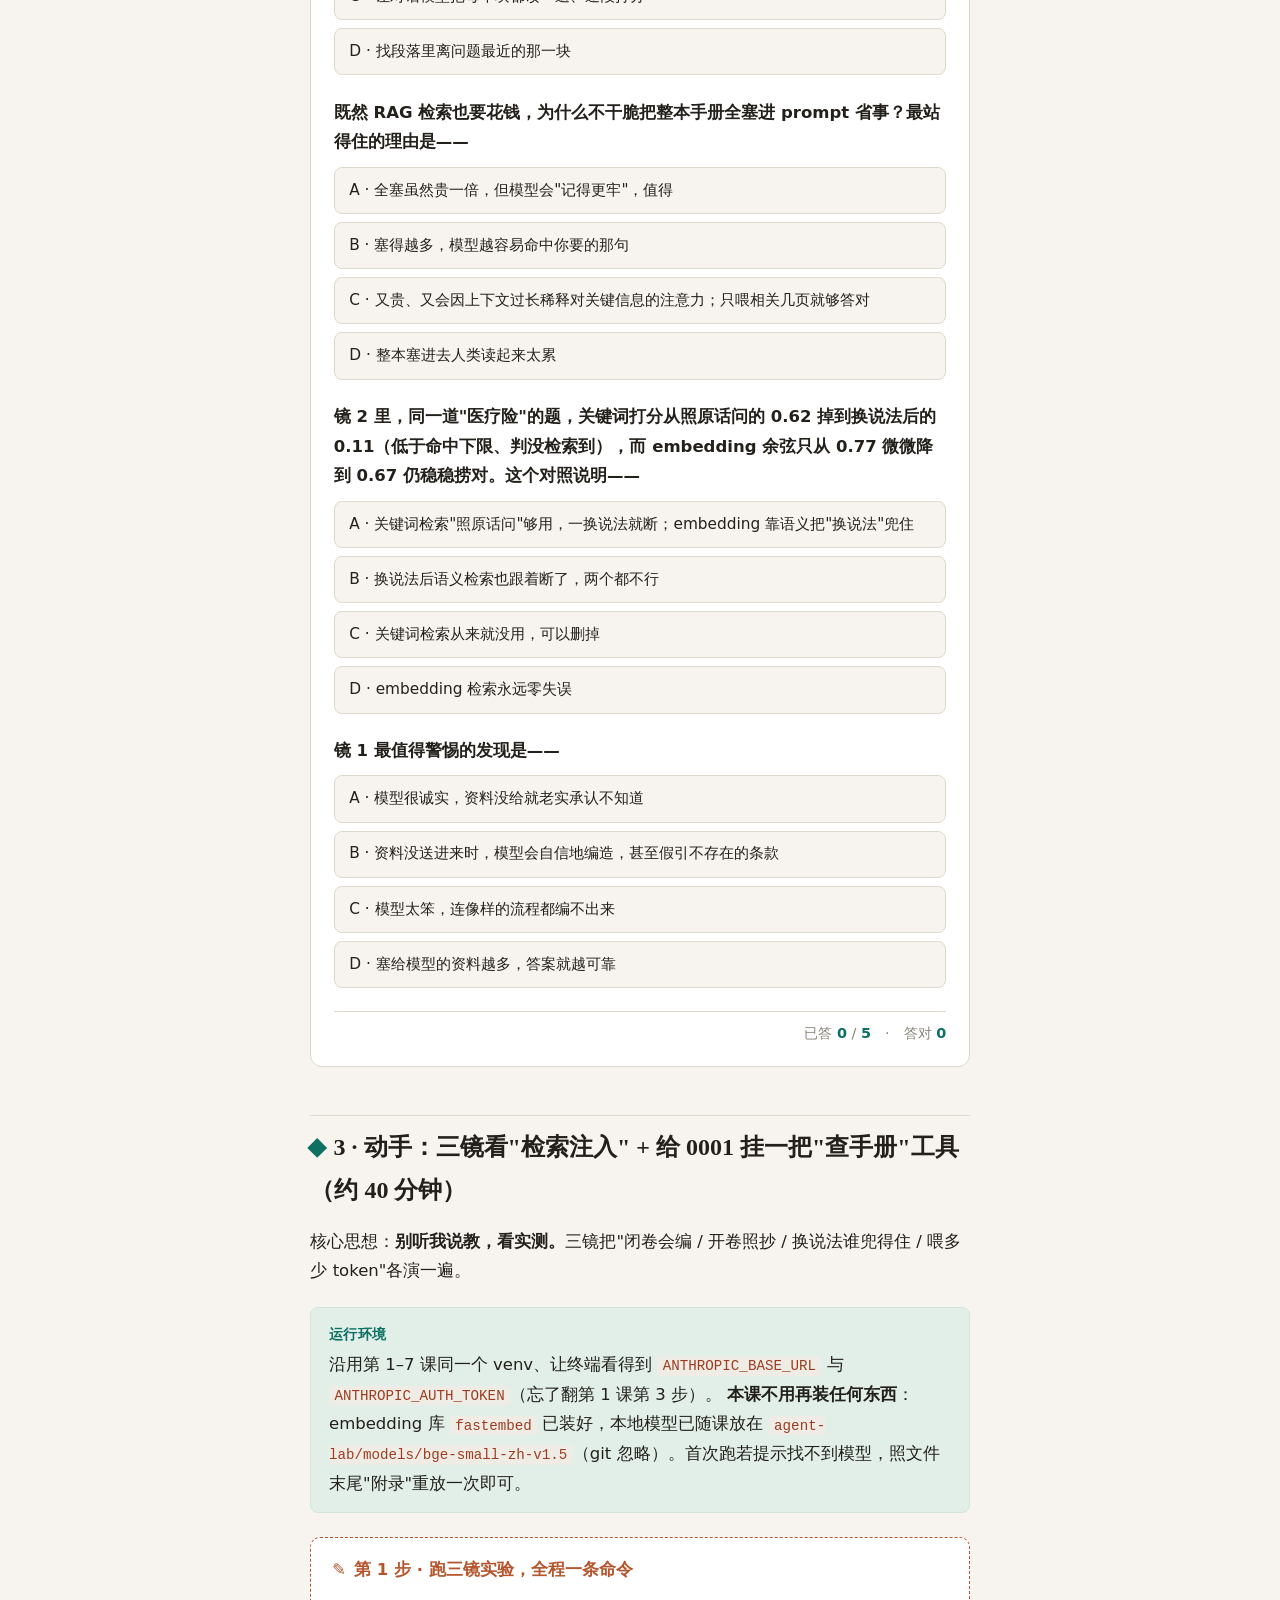
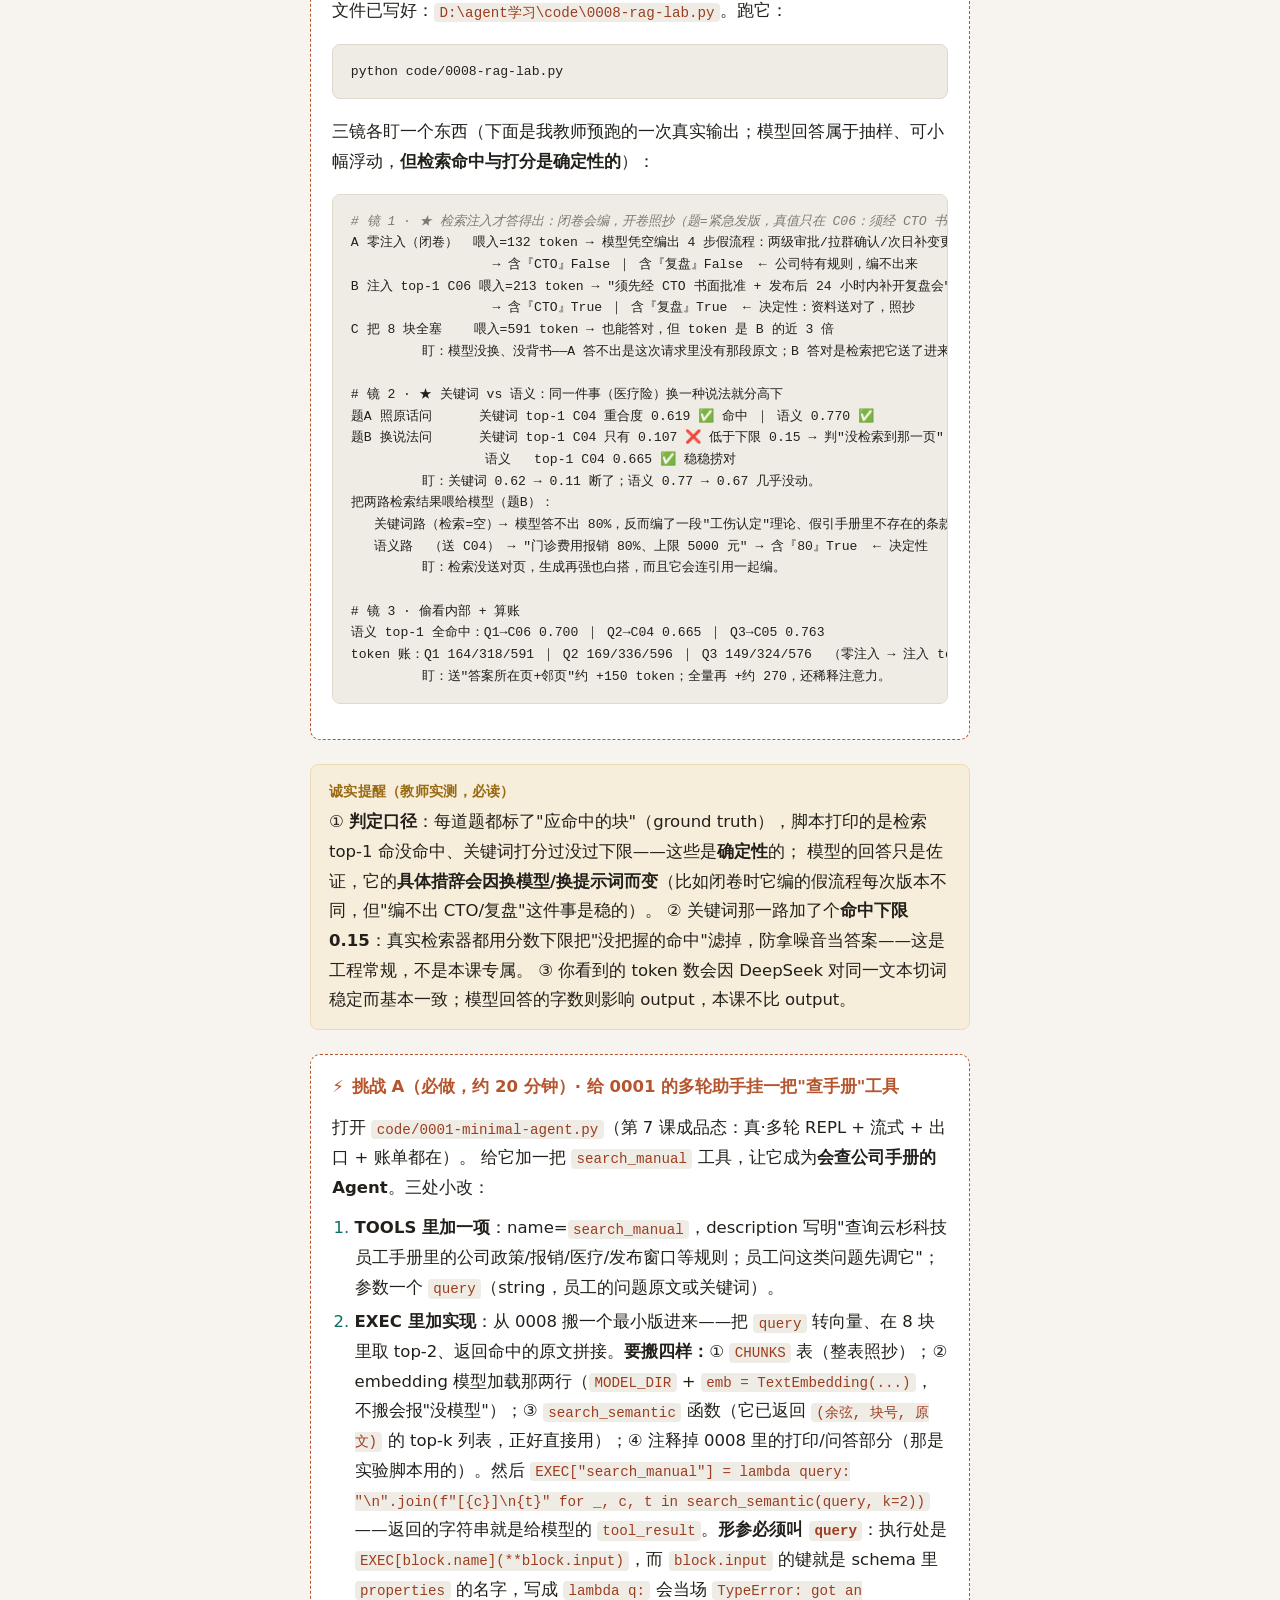
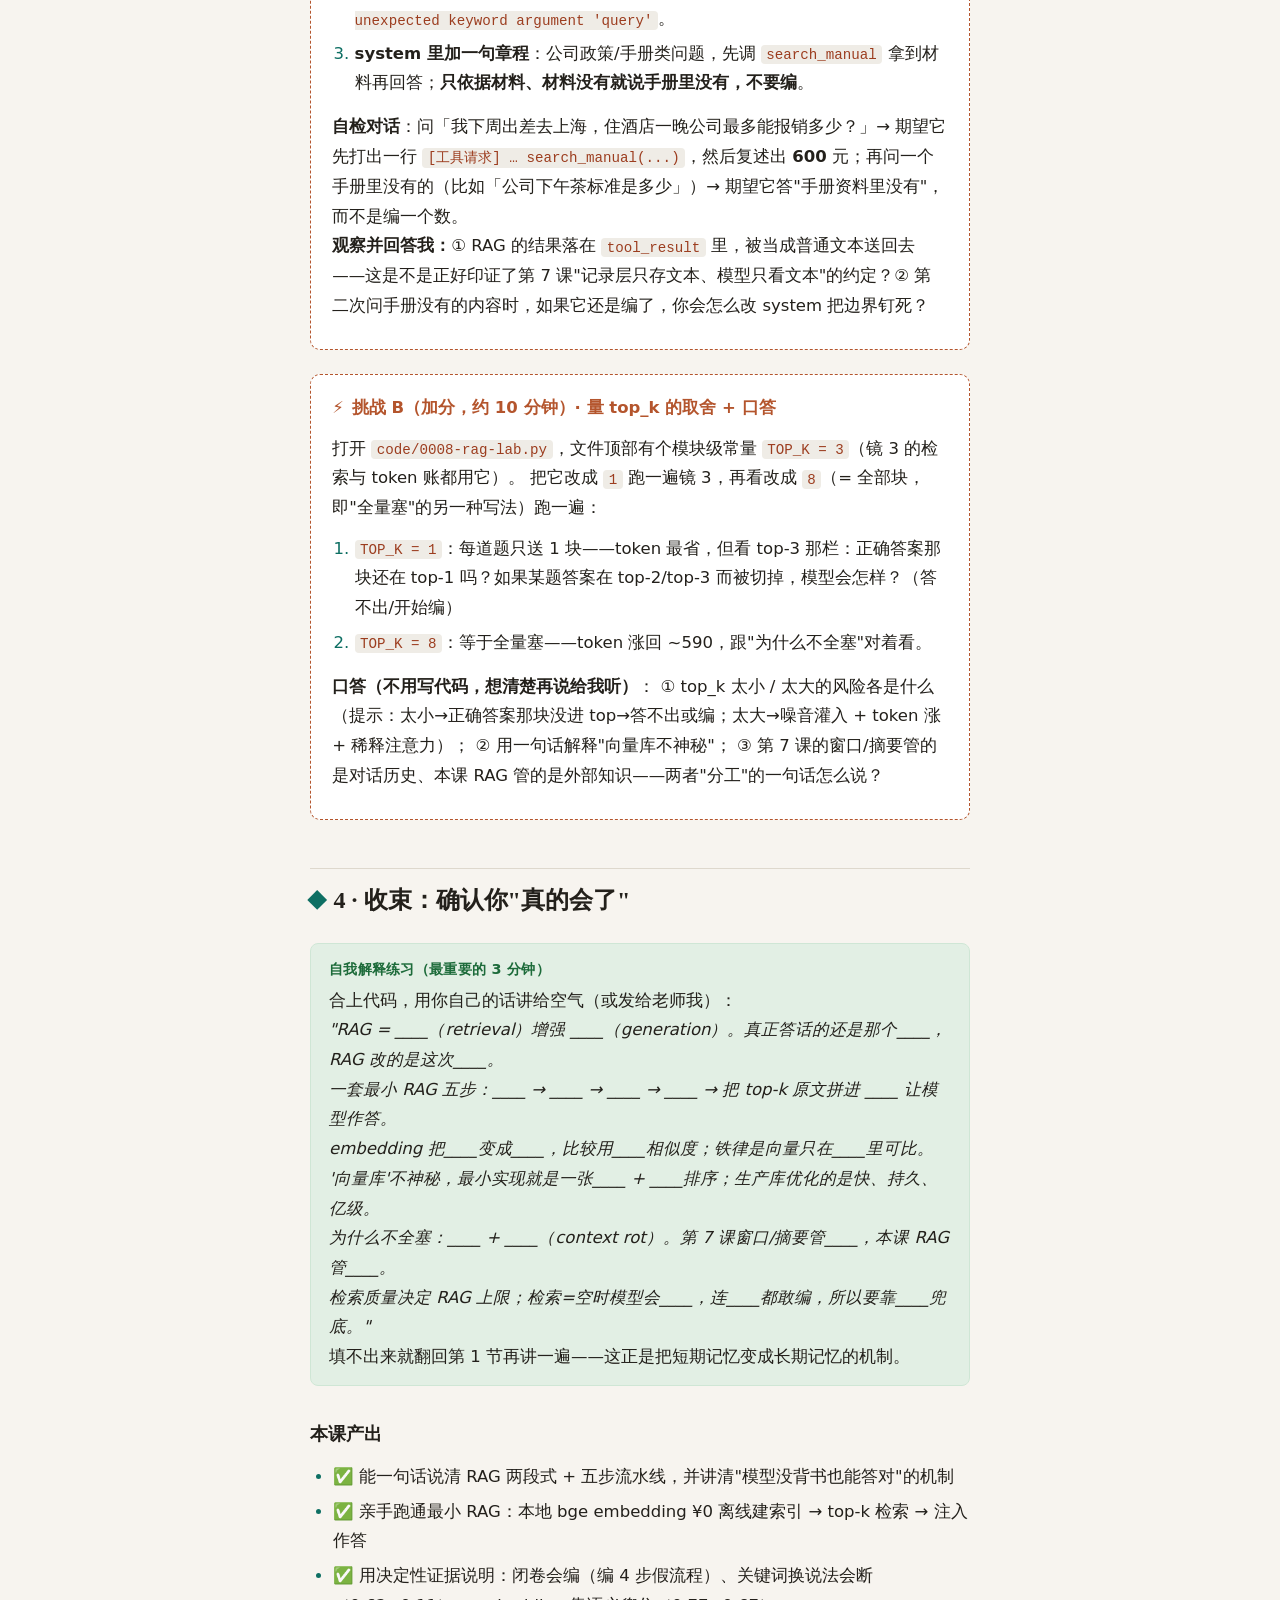
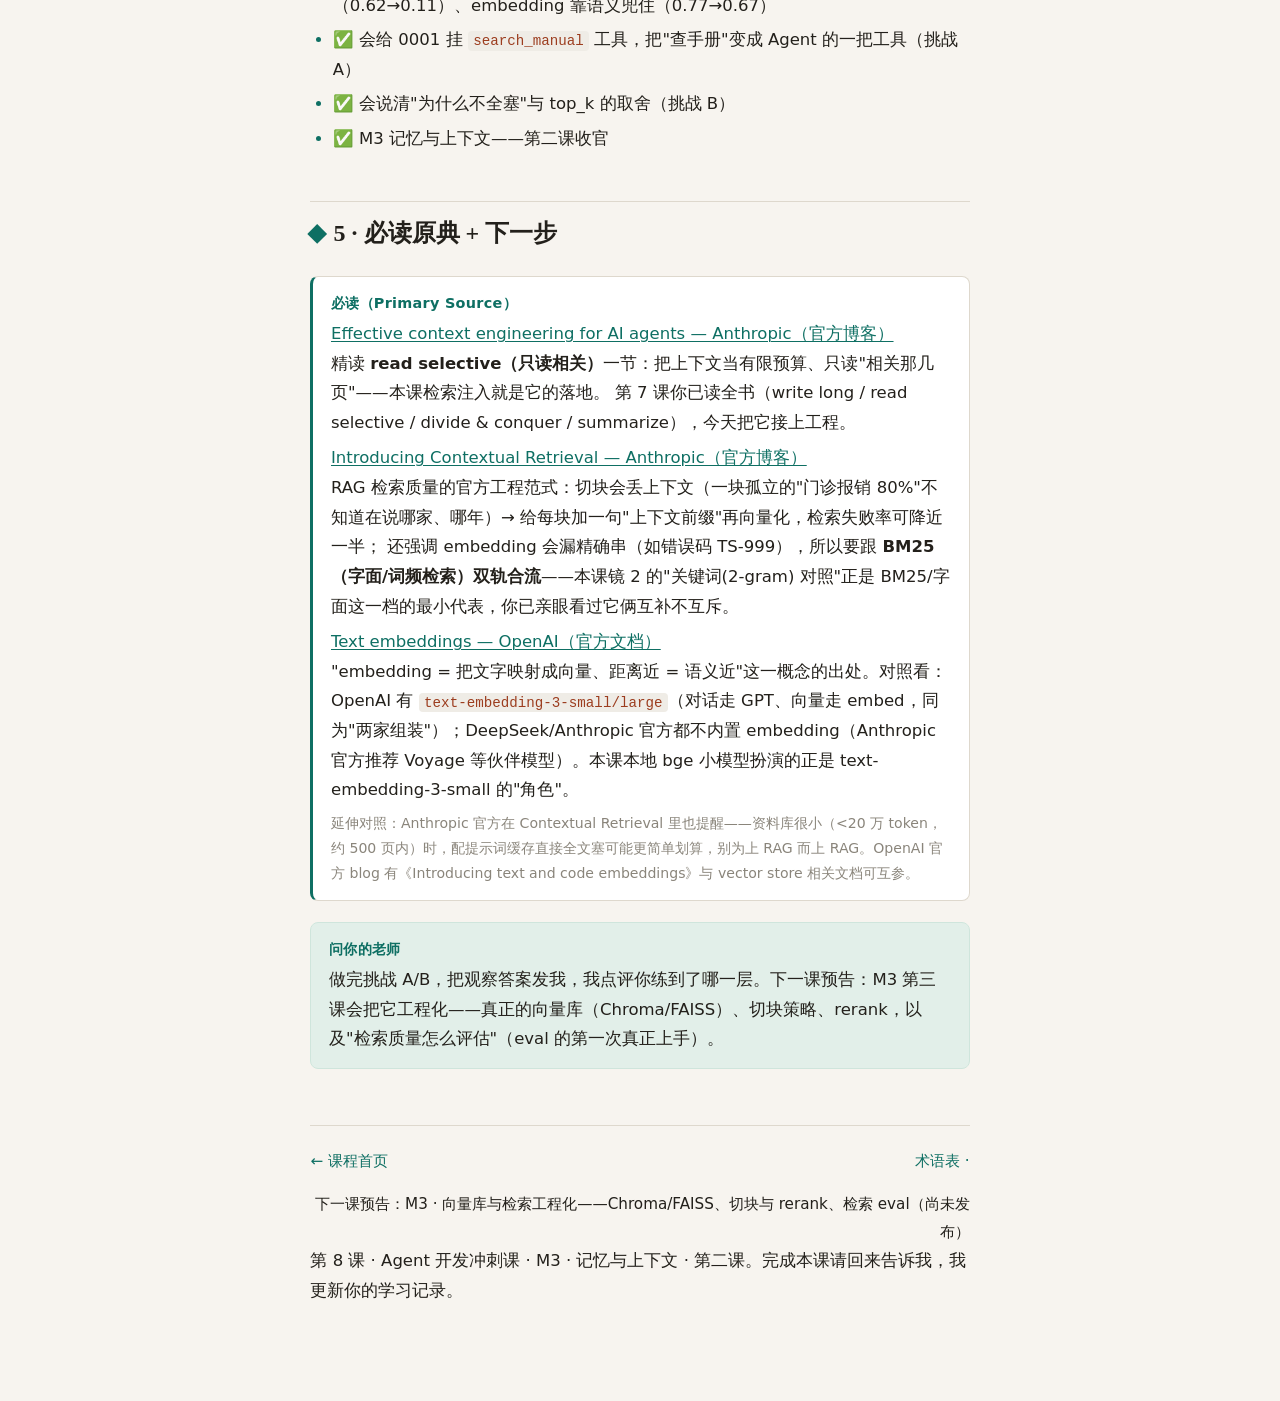
<file: lessons/0008-rag-intro.html>
<!DOCTYPE html>
<html lang="zh-CN">
<head>
<meta charset="UTF-8">
<meta name="viewport" content="width=device-width, initial-scale=1.0">
<title>第 8 课 · RAG 上手：把"最相关几段"喂进上下文</title>
<link rel="stylesheet" href="../assets/lesson.css">
</head>
<body>
<div class="lesson">

  <!-- ============ 页眉 ============ -->
  <div class="lesson-kicker">第 8 课 · 模块 M3 · 记忆与上下文 · <strong>第二课</strong></div>
  <h1 class="lesson-title">RAG 上手：把"最相关几段"喂进上下文<br>（检索注入 · embeddings · 向量检索）</h1>
  <p class="lesson-sub">第 7 课把话说死了：想让 Agent "记得久 + 不无限烧 + 细节不丢"，窗口/摘要都做不到，出路是——<strong>把资料存到外面，每轮只把最相关的几段检索进来喂</strong>。今天就用一套真能跑、零花费的最小 RAG 把这句话变成代码：切块、embedding、向量检索、top-k 注入。顺便点破一个幻觉：模型能答它没背过的公司政策，<strong>不是它记住了，是你在开考前先帮它翻了书</strong>。</p>

  <div class="lesson-meta">
    <span class="chip mission">使命：3 个月转 AI 应用工程师</span>
    <span class="chip">约 90–120 分钟</span>
    <span class="chip">需要：第 7 课环境 + 本课自带的本地 bge 模型（免下载、免联网）</span>
    <span class="chip">花费：¥0 向量 + 几分钱 token</span>
  </div>

  <p class="lede">
    面试官爱问一句：<em>"你们公司有个新政策，上线当天就有人来问——模型没训练过，怎么答得上来？"</em>
    新手会说"那就把文档喂给模型 / 换个更强的模型"。老手会纠正方向：<strong>不是训练、也不是换模型——是 RAG</strong>：
    在回答之前，先从资料库里把"答案所在的那几段"检索出来，塞进这一次的上下文，让模型<strong>开卷作答</strong>。
    上一课你已经为这句话的"为什么"铺了路；本课把"怎么做"做出来，并亲手量它到底值在哪。
  </p>

  <!-- ============ 1 心智模型 ============ -->
  <h2 id="mental">1 · 心智模型：RAG 是"先翻书、再答卷"的两段式</h2>

  <h3>拆两半，别神化：先检索，再增强生成</h3>
  <p>
    RAG = Retrieval-Augmented Generation，翻译过来就是<strong>检索增强生成</strong>，两个半场：
  </p>
  <ul>
    <li><strong>检索（retrieval）</strong>：模型没见过你的资料 → 由你（应用层）先到资料库里，把和当前问题最相关的几段原文找出来。第 7 课里那层"外部记忆"就从这里被捞回来。</li>
    <li><strong>增强生成（augmented generation）</strong>：把这「几段原文 + 问题」一起发给模型。模型还是那个无状态函数（第 6/7 课立的），它做的事没变——变的只是<strong>这次请求里多了几段精选原文</strong>。</li>
  </ul>
  <div class="callout info">
    <span class="t">一句话定义（面试先答这句）</span>
    <p><strong>RAG = 先把资料切成块、算好向量；提问时把问题也变向量，挑出最接近的几块原文塞进 prompt，再让模型只依据这些原文作答。</strong>
    模型没换、也没背你的资料；RAG 改的是"这次喂了什么"。</p>
  </div>

  <h3>一套最小 RAG 就五步（手写给你看）</h3>
  <pre>① 切块 chunking     手册 → 切成 8 个主题自洽的段落（每块是一个独立小主题，含具体规则/数字）
② 每块算向量 embed   每个块过一遍 embedding 模型 → 变成一个 512 维数字向量
③ 建索引 index       8 个 (文本, 向量) 存成一张表  ← 这就是"向量库"的全部真身
④ 检索 retrieval     用户提问 → 问题也变向量 → 和 8 个向量比相似度 → 取最像的 top-k 块（k=3）
⑤ 注入 augmented     把这 top-k 块的【原文】拼进 prompt：参考资料 + 问题 → 模型只依据资料作答</pre>
  <p>
    <strong>第①步决定"检索的粒度"，第④步的 k 决定"喂多少"</strong>——这两处是后面要亲手调的两颗旋钮。
    全流程里，真正"聪明"的只有第②④步里的 embedding 和相似度；其余都是搬砖。
  </p>

  <h3>embedding：把"语义"翻译成"几何"</h3>
  <p>
    检索凭什么知道哪段相关？关键词不够——同事问"出差报销多少一晚"和你手册里写的"出差住宿报销：一线每晚上限 600 元"，
    一个字都对不上。所以要用<strong>语义</strong>检索：embedding 模型把一段文字映射成一个<strong>向量</strong>（一串数字，本课 512 维）。
    语义越接近的两段文字，它们的向量在空间里就离得越近。于是"找最相关"变成"找向量最近邻"，比较的距离叫<strong>余弦相似度</strong>（cosine，越接近 1 越像）。
  </p>
  <div class="callout danger">
    <span class="t">铁律：向量只在自己这个 embedding 模型里可比</span>
    <p>
      <strong>别拿两家 embedding 模型算出的向量互比相似度</strong>——每个模型有自己的一套"坐标系"，
      拿 bge 的向量跟 OpenAI text-embedding-3 的向量算余弦，就像拿公里数比斤两。凡是跟你强调"embedding 可比"的，先说清是在同一个模型内。
    </p>
  </div>
  <p>
    还有一个新手必混的点：<strong>embedding 模型不是对话模型</strong>——它输出的是数字向量，不是文字。
    所以做 RAG 天然是"两家组装"：对话走 DeepSeek/Claude，向量走另一个来源。
    顺便交个底：<strong>DeepSeek 官方 API 至今没有 embeddings 端点</strong>（2026 实测，404）；Anthropic 官方也不提供向量化（官方最佳实践用 Voyage 等伙伴模型）。
    本课向量来源 = <strong>本地 bge 小模型</strong>（BAAI/bge-small-zh-v1.5，ONNX CPU 跑）→ 零账号、零费用、断网可重跑。你后面在生产里会换成云端的 embed 服务，接口概念完全一样。
  </p>

  <h3>"向量库"不神秘：一张表 + 排序</h3>
  <p>
    你可能听过 Chroma / FAISS / pgvector……它们叫"向量数据库"。但最小实现就长这样：
  </p>
<pre>index = { "C01": 向量(年假),  "C02": 向量(出差住宿),  "C03": 向量(市内交通),  … }   # 一张 (块,向量) 表

def search(query, k=3):
    qv = embed(query)                                  # 问题也变向量
    对每一块算 cosine(qv, 该块向量)                    # 比相似度
    排序取前 k 名 → 返回那 k 块的【原文】               # 最近邻
    </pre>
  <p>
    生产向量库优化的是三件事：<strong>更快</strong>（亿条里检索不线性扫）、<strong>能持久</strong>（存磁盘/分布式）、<strong>更多功能</strong>（过滤、元数据）。
    本课先用一张 Python 字典 + 8 个向量，把"原理"和"表"看透，比上来就背数据库 API 值得。
  </p>

  <div class="callout info">
    <span class="t">本课语料：虚构「云杉科技员工手册」（模型绝不可能背过）</span>
    <p>为了让"检索才答得出"是<strong>决定性的</strong>，语料选一份模型从没见过的虚构公司内部手册，切成 8 个主题段落：</p>
    <table style="width:100%;border-collapse:collapse;margin:.4rem 0">
      <thead><tr style="border-bottom:2px solid var(--rule);text-align:left">
        <th style="padding:.3rem .5rem">块</th><th style="padding:.3rem .5rem">主题</th>
        <th style="padding:.3rem .5rem">一段里藏着的事实（判定用）</th></tr></thead>
      <tbody>
        <tr style="border-bottom:1px solid var(--rule)"><td style="padding:.3rem .5rem">C01</td><td style="padding:.3rem .5rem">年假</td><td style="padding:.3rem .5rem">满 1/3/5 年各 10/15/20 天，结转最多 5 天</td></tr>
        <tr style="border-bottom:1px solid var(--rule)"><td style="padding:.3rem .5rem">C02</td><td style="padding:.3rem .5rem">出差住宿报销</td><td style="padding:.3rem .5rem">一线 600/晚，二线及以下 400/晚，48h 补票据</td></tr>
        <tr style="border-bottom:1px solid var(--rule)"><td style="padding:.3rem .5rem">C03</td><td style="padding:.3rem .5rem">市内交通报销</td><td style="padding:.3rem .5rem">打车限 22 点后/恶劣天气</td></tr>
        <tr style="border-bottom:1px solid var(--rule)"><td style="padding:.3rem .5rem">C04</td><td style="padding:.3rem .5rem">补充商业医疗险</td><td style="padding:.3rem .5rem">门诊报 80%、上限 5000、住院报 90%</td></tr>
        <tr style="border-bottom:1px solid var(--rule)"><td style="padding:.3rem .5rem">C05</td><td style="padding:.3rem .5rem">开放 API 限流</td><td style="padding:.3rem .5rem">120 次/分，429，15 分钟为 P0</td></tr>
        <tr style="border-bottom:1px solid var(--rule)"><td style="padding:.3rem .5rem">C06</td><td style="padding:.3rem .5rem">发布窗口</td><td style="padding:.3rem .5rem">周四 20–22 点；紧急修复须 CTO 书面批准 + 24h 复盘会</td></tr>
        <tr style="border-bottom:1px solid var(--rule)"><td style="padding:.3rem .5rem">C07</td><td style="padding:.3rem .5rem">账号安全</td><td style="padding:.3rem .5rem">全员 2FA、密码 90 天轮换</td></tr>
        <tr><td style="padding:.3rem .5rem">C08</td><td style="padding:.3rem .5rem">远程办公</td><td style="padding:.3rem .5rem">周三远程日、提前一天登记</td></tr>
      </tbody>
    </table>
  </div>

  <h3>为什么不全塞整本？——又贵，又会稀释注意力</h3>
  <p>
    有人会问：干脆把 8 块全发给模型不就行了？两个理由不这么做：
  </p>
  <ul>
    <li><strong>贵</strong>：每道题都拖全文，等于把一本书每次重印一遍（第 6 课的账；本课镜 3 用 count_tokens 实测：全量 ≈ 591 token，只喂 top-3 ≈ 318）。</li>
    <li><strong>稀释注意力</strong>：第 7 课引过 Anthropic 的实测——上下文越长，模型找回关键信息的能力越差（context rot / lost in the middle）。塞得越多，你要的那句越容易被淹没。</li>
  </ul>
  <p>
    检索注入 = <strong>只喂"相关那几页"，而不是整本书</strong>。这正是 Anthropic《上下文工程》里 <strong>read selective（只读相关）</strong> 这一条的落地。
  </p>

  <h3>RAG 跟第 7 课的窗口/摘要，各管哪一段？</h3>
  <p>
    容易混，分清楚就值回票价：
  </p>
  <table style="width:100%;border-collapse:collapse;margin:.8rem 0">
    <thead><tr style="border-bottom:2px solid var(--rule);text-align:left">
      <th style="padding:.4rem .6rem">工具</th><th style="padding:.4rem .6rem">管的是</th><th style="padding:.4rem .6rem">对付的</th></tr></thead>
    <tbody>
      <tr style="border-bottom:1px solid var(--rule)">
        <td style="padding:.4rem .6rem">第 7 课：窗口 / 摘要</td>
        <td style="padding:.4rem .6rem"><strong>对话历史</strong>（短期记忆：我们上几轮聊过什么）</td>
        <td style="padding:.4rem .6rem">输入太长、装不下、越聊越贵</td></tr>
      <tr>
        <td style="padding:.4rem .6rem">本课：RAG / 检索注入</td>
        <td style="padding:.4rem .6rem"><strong>外部知识</strong>（长期记忆：公司政策/文档，模型没背过）</td>
        <td style="padding:.4rem .6rem">模型"不知道"却必须答对的内容</td></tr>
    </tbody>
  </table>

  <div class="callout warn">
    <span class="t">诚实提醒：RAG 的上限 = 检索那一环；检索断了，模型会"连引用一起编"</span>
    <p>
      检索没把对的那页送进来，后面给多强的模型都白搭——本课镜 1/镜 2 会用翻车现场证明：<strong>模型没资料时不是老实说"不知道"，而是自信地编</strong>，
      甚至假装引用了手册里根本不存在的条款。生产里你要做两件事兜底：① 提示词写明"只依据参考资料、资料里没有就说没有"（软）；② 用 eval 盯住它有没有在材料外编（硬，往后 M6 讲）。
      还有个反直觉点：公司越小、资料越少（几万字以内），<strong>直接全文塞 + 提示词缓存</strong> 可能比上 RAG 更简单划算——Anthropic 官方都这么建议（见第 5 节必读）。RAG 不是越用越高级，是"资料大到塞不下/常更新"时才出手。
    </p>
  </div>

  <!-- ============ 2 自测 ============ -->
  <h2 id="quiz">2 · 自测（答完立刻给反馈）</h2>
  <p>先别往下翻。用记忆回答，答错没关系，"想不起来"本身在帮你记住。</p>

  <div class="quiz">
    <div class="q">
      <p class="q-text">模型从没背过你们公司的新报销政策，却能答对"出差去上海住一晚报多少"。它答对的核心机制是——</p>
      <div class="opts">
        <button class="opt" data-correct="false" data-explain="RAG 不是训练：不会为一条新政策去重新训练/微调模型（贵、慢、还容易把旧知识冲掉）。">A · 公司把政策重新训练进了模型的权重里</button>
        <button class="opt" data-correct="true" data-explain="对。提问前，你的代码先把手册切成块、算好向量，检索出『答案所在那一块』原文，和问题一起发给模型。模型不是记住了，是开卷照抄。">B · 提问前检索出"答案所在那几段"原文塞进本次 prompt，让模型开卷作答</button>
        <button class="opt" data-correct="false" data-explain="换更强模型也白搭：更强不等于『知道你们公司的 600 元上限』。模型没背过就是没背过，喂到上下文里才算数。">C · 换一个更大的模型，它自然就懂公司规则</button>
        <button class="opt" data-correct="false" data-explain="那是『工具实时查库』，是另一条路。RAG 的两段式是：先离线把资料向量化索引好，提问时检索原文注入 prompt——不靠给模型开系统接口。">D · 给模型开了公司内部系统的实时读取接口</button>
      </div>
    </div>

    <div class="q">
      <p class="q-text">同事问"骑车摔伤去诊所，那份额外医疗险能报多少比例"——它跟手册里的"补充商业医疗险"几乎没有一个字对得上。语义检索靠什么捞到那一块？</p>
      <div class="opts">
        <button class="opt" data-correct="false" data-explain="那是『关键词/字面检索』这一档（本课用字符 2-gram 当它的代表）。换一种说法就断了——这正是镜 2 要演给你看的事。">A · 数问题与每个块重复了多少字符，重复越多越相关</button>
        <button class="opt" data-correct="true" data-explain="对。embedding 模型把问题和每个块都变成一个向量；语义越接近、向量离得越近（余弦相似度高）。『换个说法』在语义上仍是同一件事 → 向量仍挨得近。">B · 把问题和每个块都变成向量，比余弦相似度，越接近越相关</button>
        <button class="opt" data-correct="false" data-explain="让对话模型逐段打分？那就退化回把整本手册塞给模型读一遍——贵且绕。embedding 是专门的廉价向量模型，一次算出几何坐标。">C · 让对话模型把每个块都读一遍、逐段打分</button>
        <button class="opt" data-correct="false" data-explain="跟文档位置无关：检索看的是语义相似度，不是『前后挨着』。C04 医疗险在文档中间，跟问题措辞毫无位置关系也照样该被捞到。">D · 找段落里离问题最近的那一块</button>
      </div>
    </div>

    <div class="q">
      <p class="q-text">既然 RAG 检索也要花钱，为什么不干脆把整本手册全塞进 prompt 省事？最站得住的理由是——</p>
      <div class="opts">
        <button class="opt" data-correct="false" data-explain="反了：全塞比只喂 top-k 贵好几倍（本课实测同题：全量 591 token vs top-3 318 token），而且越塞越难找。">A · 全塞虽然贵一倍，但模型会"记得更牢"，值得</button>
        <button class="opt" data-correct="false" data-explain="恰恰相反：上下文越长，模型对关键信息的注意力越差（context rot，第 7 课引过数据），『塞得多』会稀释而不是增强。">B · 塞得越多，模型越容易命中你要的那句</button>
        <button class="opt" data-correct="true" data-explain="对。两个理由：① 每道题都拖全文 = 又贵又每轮重读（第 6 课账）；② 上下文过长导致 context rot——你要的那句反而被淹没。检索注入只送『相关那几页』，是 read selective 的落地。">C · 又贵、又会因上下文过长稀释对关键信息的注意力；只喂相关几页就够答对</button>
        <button class="opt" data-correct="false" data-explain="没有『人类可读性』这回事，模型不在乎排版；真正的代价是 token 钱和注意力稀释。">D · 整本塞进去人类读起来太累</button>
      </div>
    </div>

    <div class="q">
      <p class="q-text">镜 2 里，同一道"医疗险"的题，关键词打分从照原话问的 0.62 掉到换说法后的 0.11（低于命中下限、判没检索到），而 embedding 余弦只从 0.77 微微降到 0.67 仍稳稳捞对。这个对照说明——</p>
      <div class="opts">
        <button class="opt" data-correct="true" data-explain="对。关键词检索只认字面：你照着手册原话问它好使，一换说法就打回原形；embedding 把『意思』变成向量，换个说法意思没变 → 照样捞对。这就是『语义检索』存在的意义。">A · 关键词检索"照原话问"够用，一换说法就断；embedding 靠语义把"换说法"兜住</button>
        <button class="opt" data-correct="false" data-explain="数字摆着呢：语义余弦 0.77 → 0.67，没断，仍然命中 C04。断的是关键词那一路。">B · 换说法后语义检索也跟着断了，两个都不行</button>
        <button class="opt" data-correct="false" data-explain="它只认字面、容易被换说法击败，但『照原话问』时 0.62 高命中——不是永远没用。别把镜 2 读成『关键词一无是处』。">C · 关键词检索从来就没用，可以删掉</button>
        <button class="opt" data-correct="false" data-explain="embedding 也会捞错（语义邻近 ≠ 同主题），真实系统还要 rerank/eval 兜底。这一题的考点是『换说法』，不是『永不犯错』。">D · embedding 检索永远零失误</button>
      </div>
    </div>

    <div class="q">
      <p class="q-text">镜 1 最值得警惕的发现是——</p>
      <div class="opts">
        <button class="opt" data-correct="false" data-explain="恰恰相反：闭卷时模型没有老实说不知道，而是编了一整套 4 步假流程，还主动问要不要帮拟模板。">A · 模型很诚实，资料没给就老实承认不知道</button>
        <button class="opt" data-correct="true" data-explain="对。模型没资料时会自信地编造——闭卷能编出整套『两级审批/抄送技术 VP』流程；检索=空时甚至敢假装引用手册里根本不存在的条款。这就是为什么检索环节必须可靠、还要用 eval 盯。">B · 资料没送进来时，模型会自信地编造，甚至假引不存在的条款</button>
        <button class="opt" data-correct="false" data-explain="它可一点不笨：编的流程有板有眼、还带编号——问题不是模型笨，是『没材料时生成会补编』这个本性。">C · 模型太笨，连像样的流程都编不出来</button>
        <button class="opt" data-correct="false" data-explain="检索返回越多 ≠ 越好：全量塞 8 块 token 是 top-3 的近两倍、还稀释注意力。喂『刚好够』的 top-k 才是 RAG 的工程点。">D · 塞给模型的资料越多，答案就越可靠</button>
      </div>
    </div>
  </div>

  <!-- ============ 3 动手 ============ -->
  <h2 id="hands-on">3 · 动手：三镜看"检索注入" + 给 0001 挂一把"查手册"工具（约 40 分钟）</h2>
  <p>核心思想：<strong>别听我说教，看实测。</strong>三镜把"闭卷会编 / 开卷照抄 / 换说法谁兜得住 / 喂多少 token"各演一遍。</p>

  <div class="callout info">
    <span class="t">运行环境</span>
    <p>
      沿用第 1–7 课同一个 venv、让终端看得到 <code>ANTHROPIC_BASE_URL</code> 与 <code>ANTHROPIC_AUTH_TOKEN</code>（忘了翻第 1 课第 3 步）。
      <strong>本课不用再装任何东西</strong>：embedding 库 <code>fastembed</code> 已装好，本地模型已随课放在 <code>agent-lab/models/bge-small-zh-v1.5</code>（git 忽略）。首次跑若提示找不到模型，照文件末尾"附录"重放一次即可。
    </p>
  </div>

  <div class="exercise">
    <span class="t">第 1 步 · 跑三镜实验，全程一条命令</span>
    <p>文件已写好：<code>D:\agent学习\code\0008-rag-lab.py</code>。跑它：</p>
<pre>python code/0008-rag-lab.py</pre>
    <p>三镜各盯一个东西（下面是我教师预跑的一次真实输出；模型回答属于抽样、可小幅浮动，<strong>但检索命中与打分是确定性的</strong>）：</p>
<pre><span class="c"># 镜 1 · ★ 检索注入才答得出：闭卷会编，开卷照抄（题=紧急发版，真值只在 C06：须经 CTO 书面批准 + 24h 内补复盘会）</span>
A 零注入（闭卷）  喂入=132 token → 模型凭空编出 4 步假流程：两级审批/拉群确认/次日补变更记录/抄送技术 VP（还问要不要拟模板）
                  → 含『CTO』False ｜ 含『复盘』False  ← 公司特有规则，编不出来
B 注入 top-1 C06 喂入=213 token → "须先经 CTO 书面批准 + 发布后 24 小时内补开复盘会"
                  → 含『CTO』True ｜ 含『复盘』True  ← 决定性：资料送对了，照抄
C 把 8 块全塞    喂入=591 token → 也能答对，但 token 是 B 的近 3 倍
         盯：模型没换、没背书——A 答不出是这次请求里没有那段原文；B 答对是检索把它送了进来。

# 镜 2 · ★ 关键词 vs 语义：同一件事（医疗险）换一种说法就分高下
题A 照原话问      关键词 top-1 C04 重合度 0.619 ✅ 命中 ｜ 语义 0.770 ✅
题B 换说法问      关键词 top-1 C04 只有 0.107 ❌ 低于下限 0.15 → 判"没检索到那一页"
                 语义   top-1 C04 0.665 ✅ 稳稳捞对
         盯：关键词 0.62 → 0.11 断了；语义 0.77 → 0.67 几乎没动。
把两路检索结果喂给模型（题B）：
   关键词路（检索=空）→ 模型答不出 80%，反而编了一段"工伤认定"理论、假引手册里不存在的条款 → 含『80』False
   语义路  （送 C04） → "门诊费用报销 80%、上限 5000 元" → 含『80』True  ← 决定性
         盯：检索没送对页，生成再强也白搭，而且它会连引用一起编。

# 镜 3 · 偷看内部 + 算账
语义 top-1 全命中：Q1→C06 0.700 ｜ Q2→C04 0.665 ｜ Q3→C05 0.763
token 账：Q1 164/318/591 ｜ Q2 169/336/596 ｜ Q3 149/324/576  （零注入 → 注入 top-3 → 全量 8 块）
         盯：送"答案所在页+邻页"约 +150 token；全量再 +约 270，还稀释注意力。</pre>
  </div>

  <div class="callout warn">
    <span class="t">诚实提醒（教师实测，必读）</span>
    <p>
      ① <strong>判定口径</strong>：每道题都标了"应命中的块"（ground truth），脚本打印的是检索 top-1 命没命中、关键词打分过没过下限——这些是<strong>确定性</strong>的；
      模型的回答只是佐证，它的<strong>具体措辞会因换模型/换提示词而变</strong>（比如闭卷时它编的假流程每次版本不同，但"编不出 CTO/复盘"这件事是稳的）。
      ② 关键词那一路加了个<strong>命中下限 0.15</strong>：真实检索器都用分数下限把"没把握的命中"滤掉，防拿噪音当答案——这是工程常规，不是本课专属。
      ③ 你看到的 token 数会因 DeepSeek 对同一文本切词稳定而基本一致；模型回答的字数则影响 output，本课不比 output。
    </p>
  </div>

  <div class="challenge">
    <span class="t">挑战 A（必做，约 20 分钟）· 给 0001 的多轮助手挂一把"查手册"工具</span>
    <p>
      打开 <code>code/0001-minimal-agent.py</code>（第 7 课成品态：真·多轮 REPL + 流式 + 出口 + 账单都在）。
      给它加一把 <code>search_manual</code> 工具，让它成为<strong>会查公司手册的 Agent</strong>。三处小改：
    </p>
    <ol>
      <li><strong>TOOLS 里加一项</strong>：name=<code>search_manual</code>，description 写明"查询云杉科技员工手册里的公司政策/报销/医疗/发布窗口等规则；员工问这类问题先调它"；参数一个 <code>query</code>（string，员工的问题原文或关键词）。</li>
      <li><strong>EXEC 里加实现</strong>：从 0008 搬一个最小版进来——把 <code>query</code> 转向量、在 8 块里取 top-2、返回命中的原文拼接。<strong>要搬四样：</strong>① <code>CHUNKS</code> 表（整表照抄）；② embedding 模型加载那两行（<code>MODEL_DIR</code> + <code>emb = TextEmbedding(...)</code>，不搬会报"没模型"）；③ <code>search_semantic</code> 函数（它已返回 <code>(余弦, 块号, 原文)</code> 的 top-k 列表，正好直接用）；④ 注释掉 0008 里的打印/问答部分（那是实验脚本用的）。然后 <code>EXEC["search_manual"] = lambda query: "\n".join(f"[{c}]\n{t}" for _, c, t in search_semantic(query, k=2))</code>——返回的字符串就是给模型的 <code>tool_result</code>。<strong>形参必须叫 <code>query</code></strong>：执行处是 <code>EXEC[block.name](**block.input)</code>，而 <code>block.input</code> 的键就是 schema 里 <code>properties</code> 的名字，写成 <code>lambda q:</code> 会当场 <code>TypeError: got an unexpected keyword argument 'query'</code>。</li></li>
      <li><strong>system 里加一句章程</strong>：公司政策/手册类问题，先调 <code>search_manual</code> 拿到材料再回答；<strong>只依据材料、材料没有就说手册里没有，不要编</strong>。</li>
    </ol>
    <p><strong>自检对话</strong>：问「我下周出差去上海，住酒店一晚公司最多能报销多少？」→ 期望它先打出一行 <code>[工具请求] … search_manual(...)</code>，然后复述出 <strong>600</strong> 元；再问一个手册里没有的（比如「公司下午茶标准是多少」）→ 期望它答"手册资料里没有"，而不是编一个数。<br>
    <strong>观察并回答我：</strong>① RAG 的结果落在 <code>tool_result</code> 里，被当成普通文本送回去——这是不是正好印证了第 7 课"记录层只存文本、模型只看文本"的约定？② 第二次问手册没有的内容时，如果它还是编了，你会怎么改 system 把边界钉死？</p>
  </div>

  <div class="challenge">
    <span class="t">挑战 B（加分，约 10 分钟）· 量 top_k 的取舍 + 口答</span>
    <p>
      打开 <code>code/0008-rag-lab.py</code>，文件顶部有个模块级常量 <code>TOP_K = 3</code>（镜 3 的检索与 token 账都用它）。
      把它改成 <code>1</code> 跑一遍镜 3，再看改成 <code>8</code>（= 全部块，即"全量塞"的另一种写法）跑一遍：
    </p>
    <ol>
      <li><code>TOP_K = 1</code>：每道题只送 1 块——token 最省，但看 top-3 那栏：正确答案那块还在 top-1 吗？如果某题答案在 top-2/top-3 而被切掉，模型会怎样？（答不出/开始编）</li>
      <li><code>TOP_K = 8</code>：等于全量塞——token 涨回 ~590，跟"为什么不全塞"对着看。</li>
    </ol>
    <p><strong>口答（不用写代码，想清楚再说给我听）</strong>：
    ① top_k 太小 / 太大的风险各是什么（提示：太小→正确答案那块没进 top→答不出或编；太大→噪音灌入 + token 涨 + 稀释注意力）；
    ② 用一句话解释"向量库不神秘"；
    ③ 第 7 课的窗口/摘要管的是对话历史、本课 RAG 管的是外部知识——两者"分工"的一句话怎么说？</p>
  </div>

  <!-- ============ 4 收束 ============ -->
  <h2 id="wrap">4 · 收束：确认你"真的会了"</h2>

  <div class="callout do">
    <span class="t">自我解释练习（最重要的 3 分钟）</span>
    <p>合上代码，用你自己的话讲给空气（或发给老师我）：<br>
    <em>"RAG = ____（retrieval）增强 ____（generation）。真正答话的还是那个____，RAG 改的是这次____。<br>
    一套最小 RAG 五步：____ → ____ → ____ → ____ → 把 top-k 原文拼进 ____ 让模型作答。<br>
    embedding 把____变成____，比较用____相似度；铁律是向量只在____里可比。<br>
    '向量库'不神秘，最小实现就是一张____ + ____排序；生产库优化的是快、持久、亿级。<br>
    为什么不全塞：____ + ____（context rot）。第 7 课窗口/摘要管____，本课 RAG 管____。<br>
    检索质量决定 RAG 上限；检索=空时模型会____，连____都敢编，所以要靠____兜底。"</em><br>
    填不出来就翻回第 1 节再讲一遍——这正是把短期记忆变成长期记忆的机制。</p>
  </div>

  <h3>本课产出</h3>
  <ul>
    <li>✅ 能一句话说清 RAG 两段式 + 五步流水线，并讲清"模型没背书也能答对"的机制</li>
    <li>✅ 亲手跑通最小 RAG：本地 bge embedding ¥0 离线建索引 → top-k 检索 → 注入作答</li>
    <li>✅ 用决定性证据说明：闭卷会编（编 4 步假流程）、关键词换说法会断（0.62→0.11）、embedding 靠语义兜住（0.77→0.67）</li>
    <li>✅ 会给 0001 挂 <code>search_manual</code> 工具，把"查手册"变成 Agent 的一把工具（挑战 A）</li>
    <li>✅ 会说清"为什么不全塞"与 top_k 的取舍（挑战 B）</li>
    <li>✅ M3 记忆与上下文——第二课收官</li>
  </ul>

  <!-- ============ 5 延伸阅读 ============ -->
  <h2 id="read">5 · 必读原典 + 下一步</h2>

  <div class="callout read">
    <span class="t">必读（Primary Source）</span>
    <p><a href="https://www.anthropic.com/engineering/effective-context-engineering-for-ai-agents">Effective context engineering for AI agents — Anthropic（官方博客）</a><br>
    精读 <strong>read selective（只读相关）</strong>一节：把上下文当有限预算、只读"相关那几页"——本课检索注入就是它的落地。
    第 7 课你已读全书（write long / read selective / divide &amp; conquer / summarize），今天把它接上工程。</p>
    <p><a href="https://www.anthropic.com/engineering/contextual-retrieval">Introducing Contextual Retrieval — Anthropic（官方博客）</a><br>
    RAG 检索质量的官方工程范式：切块会丢上下文（一块孤立的"门诊报销 80%"不知道在说哪家、哪年）→ 给每块加一句"上下文前缀"再向量化，检索失败率可降近一半；
    还强调 embedding 会漏精确串（如错误码 TS-999），所以要跟 <strong>BM25（字面/词频检索）双轨合流</strong>——本课镜 2 的"关键词(2-gram) 对照"正是 BM25/字面这一档的最小代表，你已亲眼看过它俩互补不互斥。</p>
    <p><a href="https://developers.openai.com/api/docs/guides/embeddings">Text embeddings — OpenAI（官方文档）</a><br>
    "embedding = 把文字映射成向量、距离近 = 语义近"这一概念的出处。对照看：OpenAI 有 <code>text-embedding-3-small/large</code>（对话走 GPT、向量走 embed，同为"两家组装"）；DeepSeek/Anthropic 官方都不内置 embedding（Anthropic 官方推荐 Voyage 等伙伴模型）。本课本地 bge 小模型扮演的正是 text-embedding-3-small 的"角色"。</p>
    <p class="fn">延伸对照：Anthropic 官方在 Contextual Retrieval 里也提醒——资料库很小（&lt;20 万 token，约 500 页内）时，配提示词缓存直接全文塞可能更简单划算，别为上 RAG 而上 RAG。OpenAI 官方 blog 有《Introducing text and code embeddings》与 vector store 相关文档可互参。</p>
  </div>

  <div class="callout info">
    <span class="t">问你的老师</span>
    <p>做完挑战 A/B，把观察答案发我，我点评你练到了哪一层。下一课预告：M3 第三课会把它工程化——真正的向量库（Chroma/FAISS）、切块策略、rerank，以及"检索质量怎么评估"（eval 的第一次真正上手）。</p>
  </div>

  <div class="lesson-nav">
    <a href="../index.html">← 课程首页</a>
    <a href="../reference/glossary-core-terms.html">术语表 ·</a>
    <span class="next">下一课预告：M3 · 向量库与检索工程化——Chroma/FAISS、切块与 rerank、检索 eval（尚未发布）</span>
  </div>

  <footer class="colophon">第 8 课 · Agent 开发冲刺课 · M3 · 记忆与上下文 · 第二课。完成本课请回来告诉我，我更新你的学习记录。</footer>
</div>

<script src="../assets/quiz.js"></script>
</body>
</html>
</file>
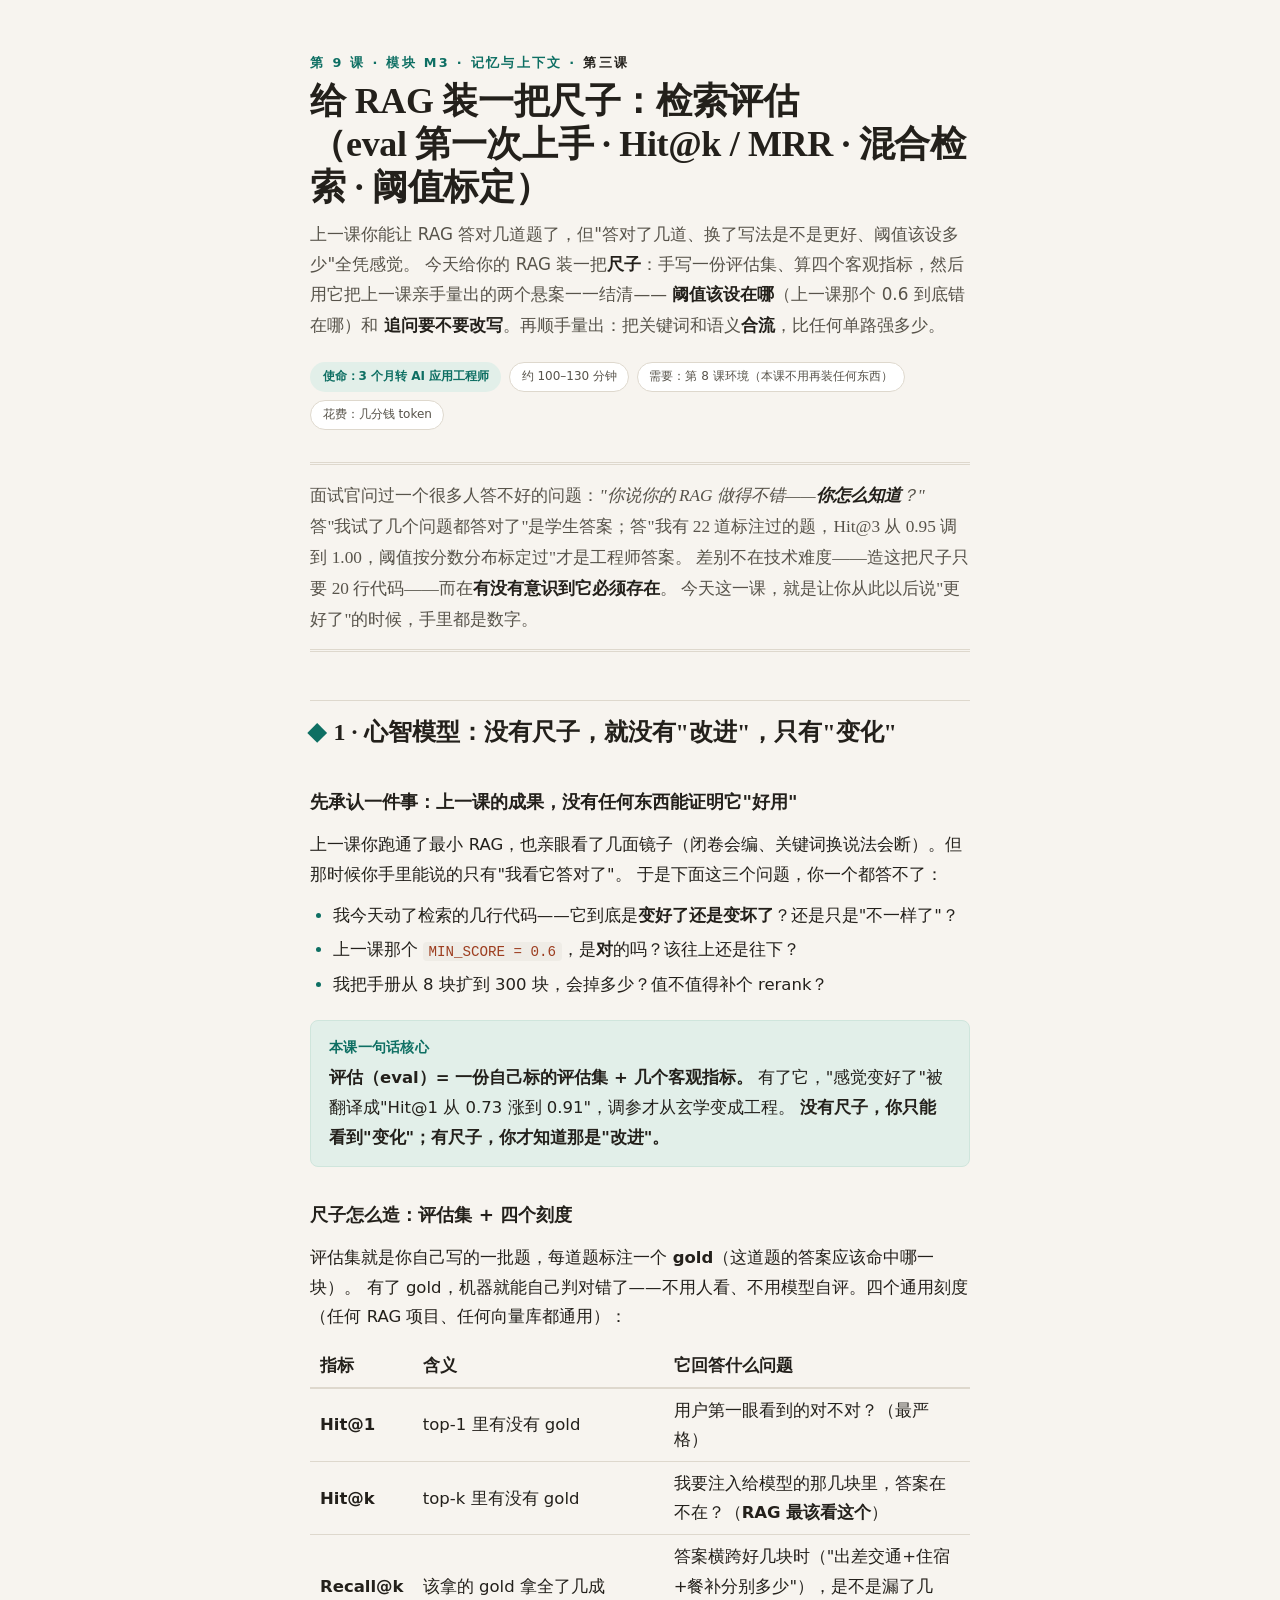
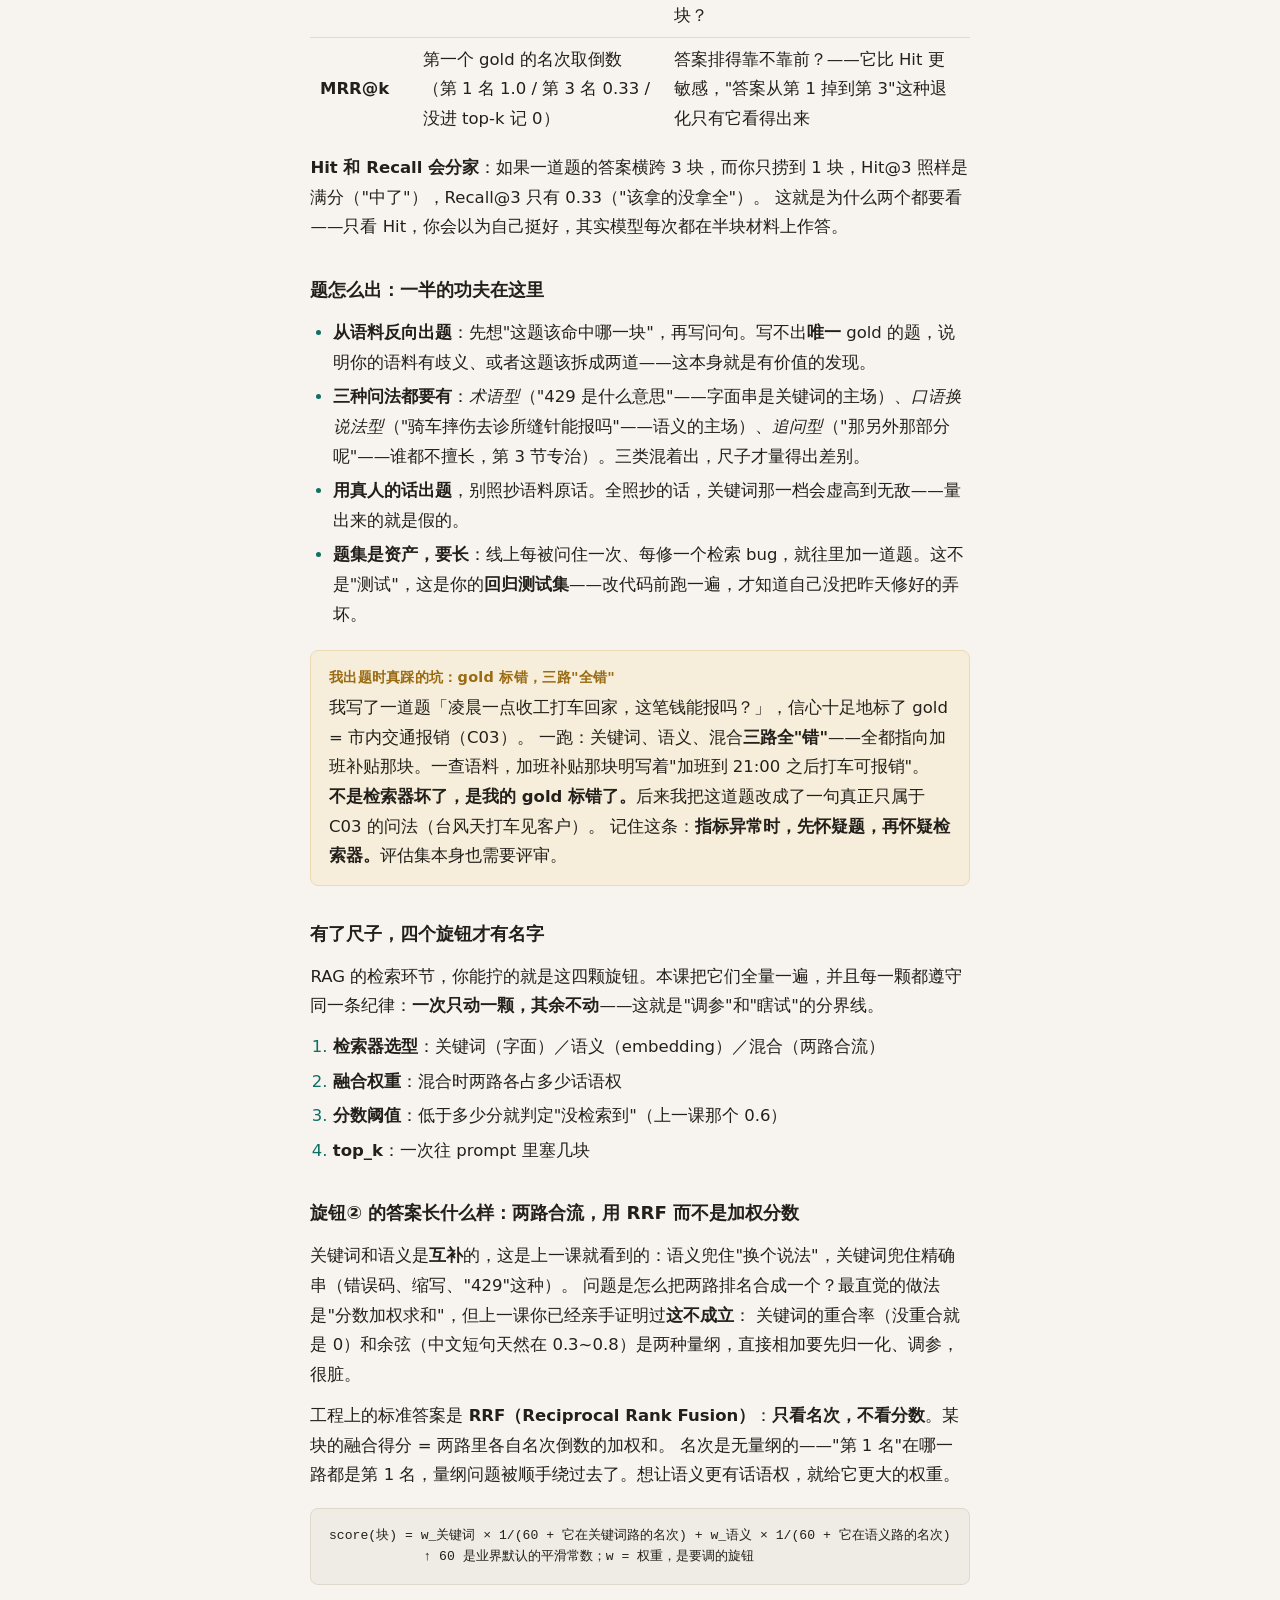
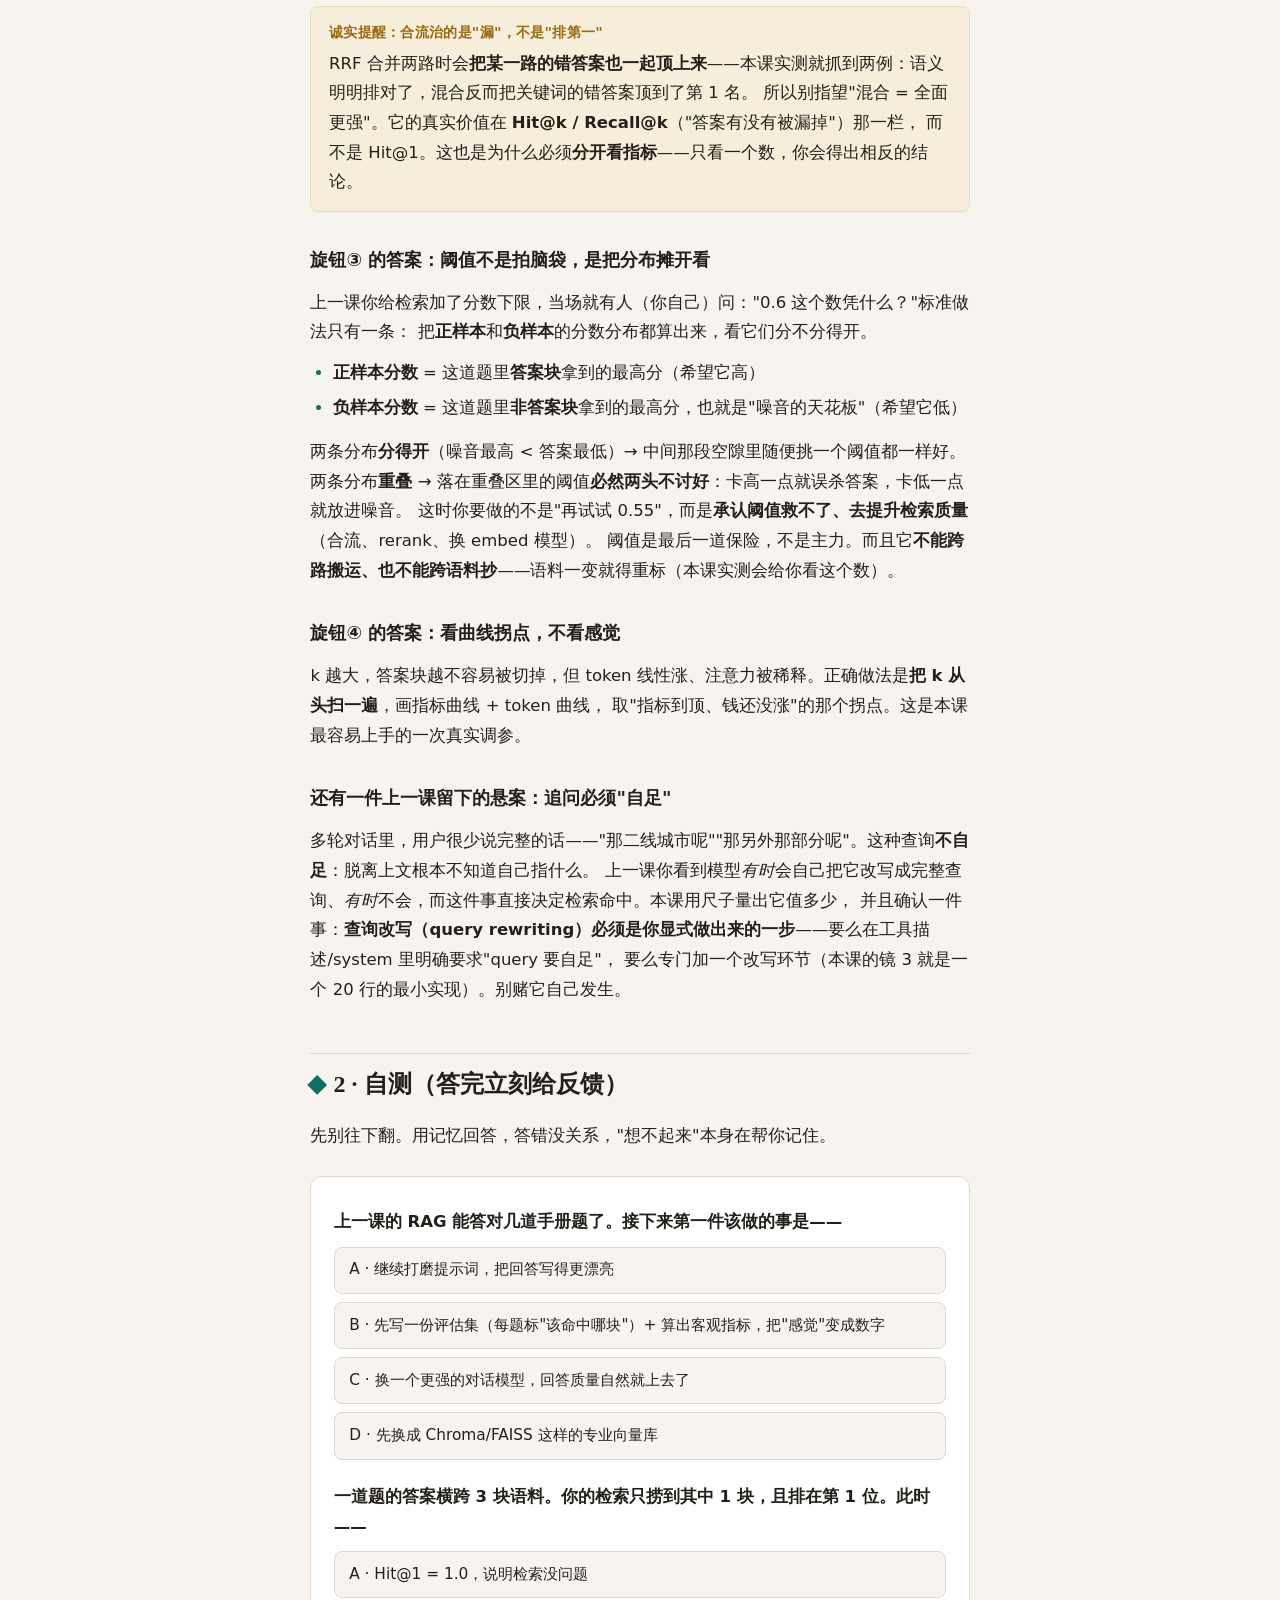
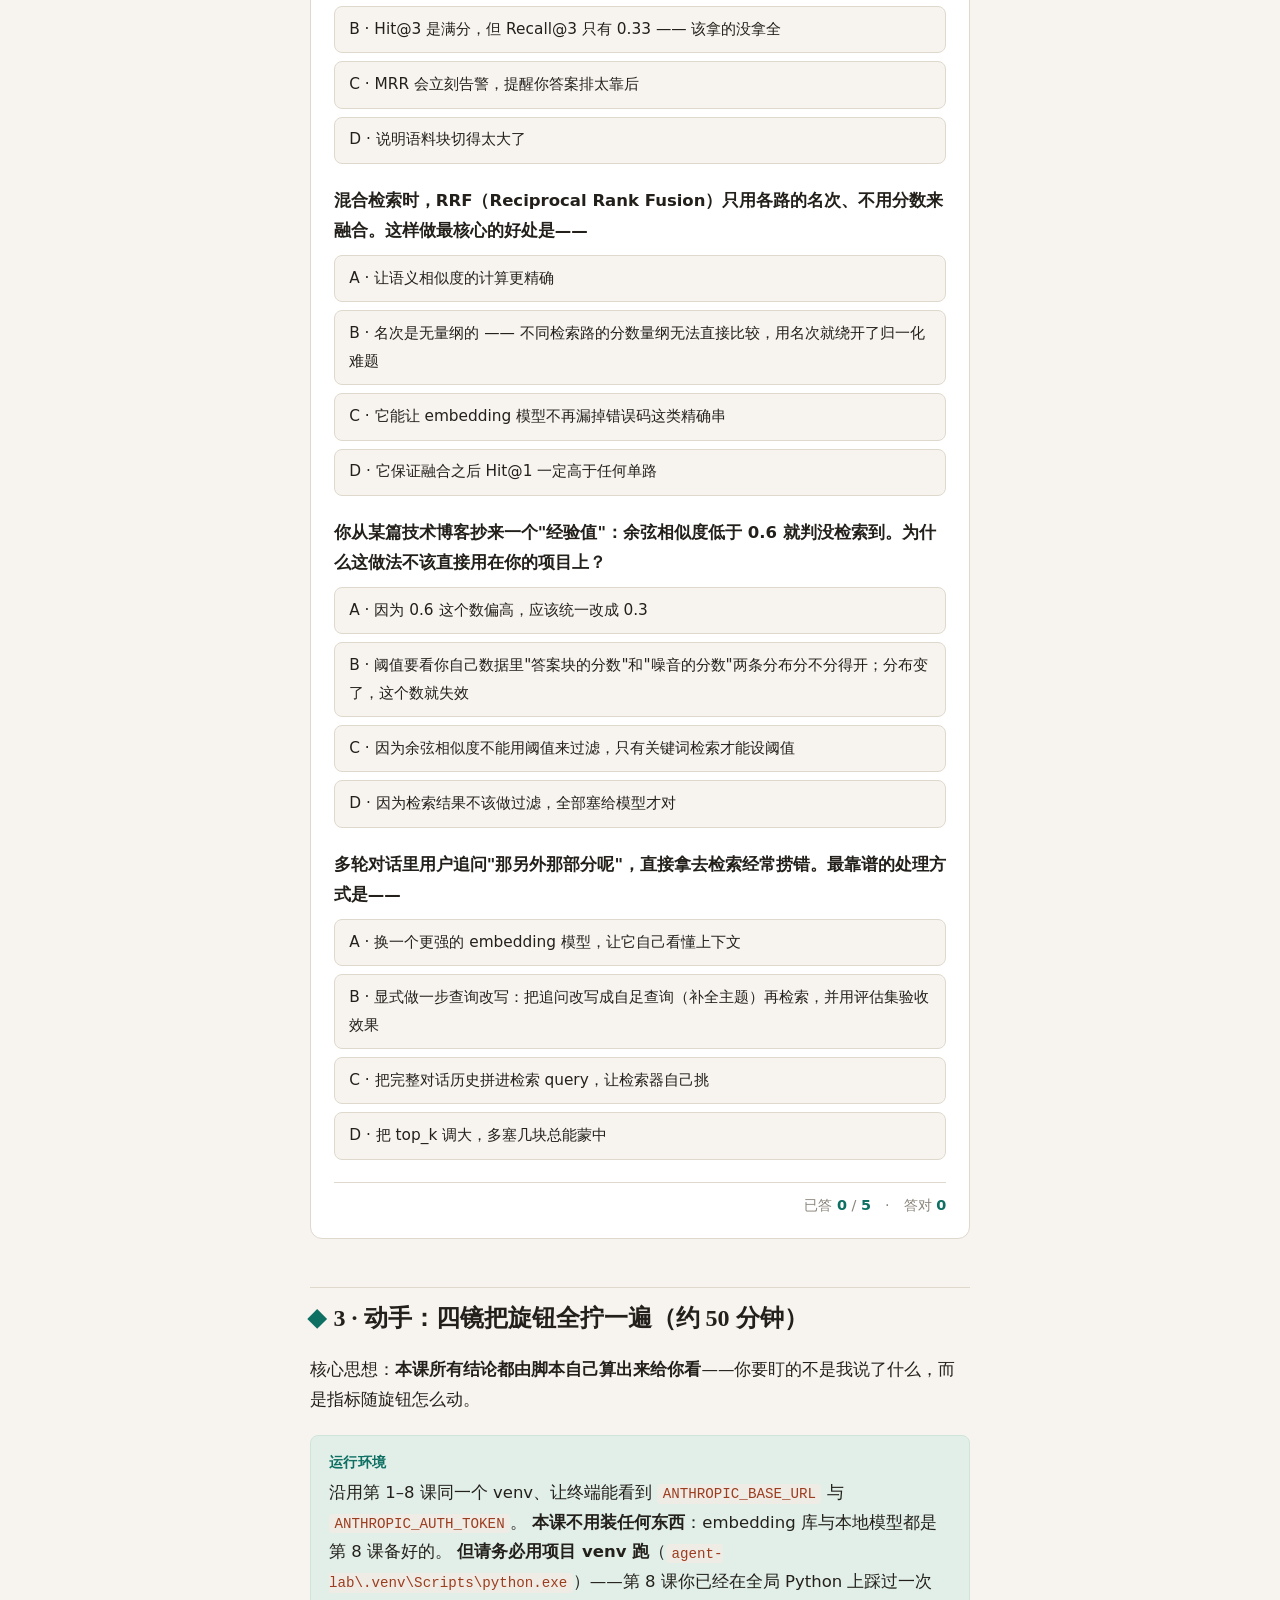
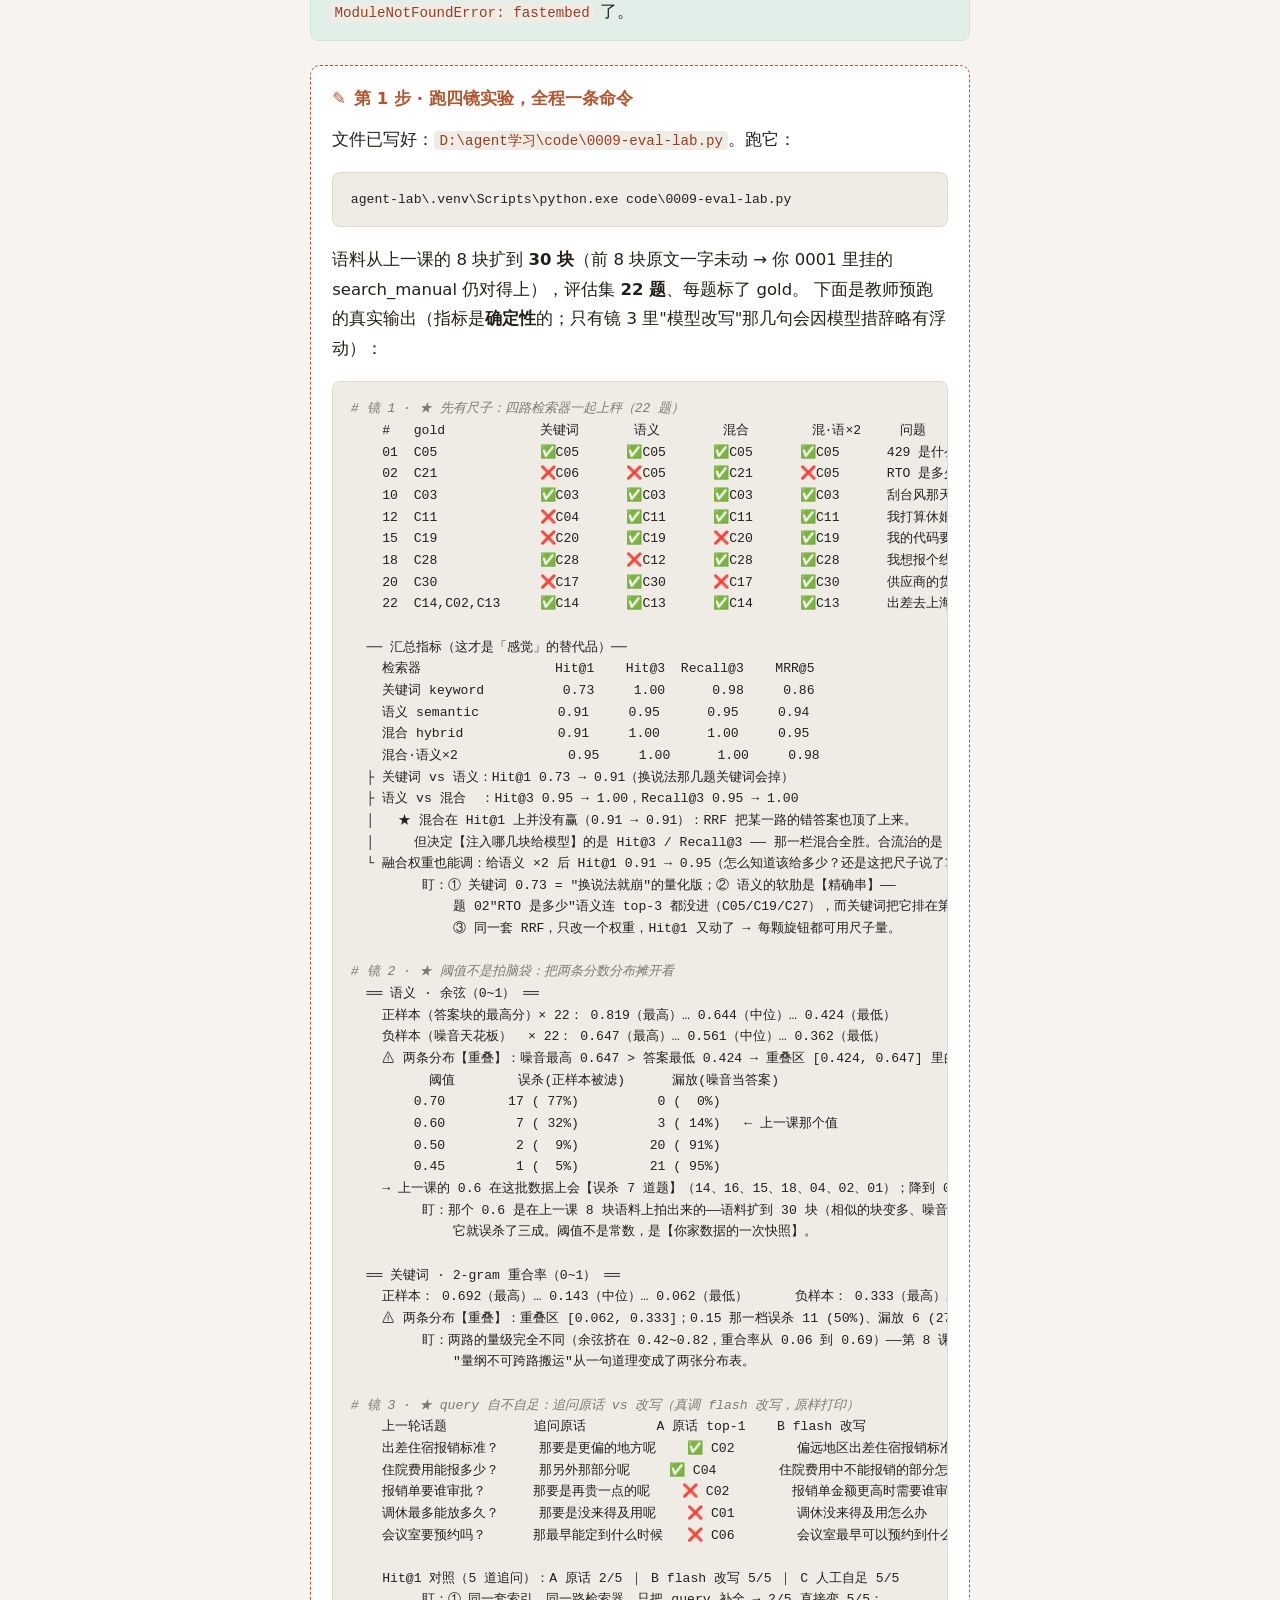
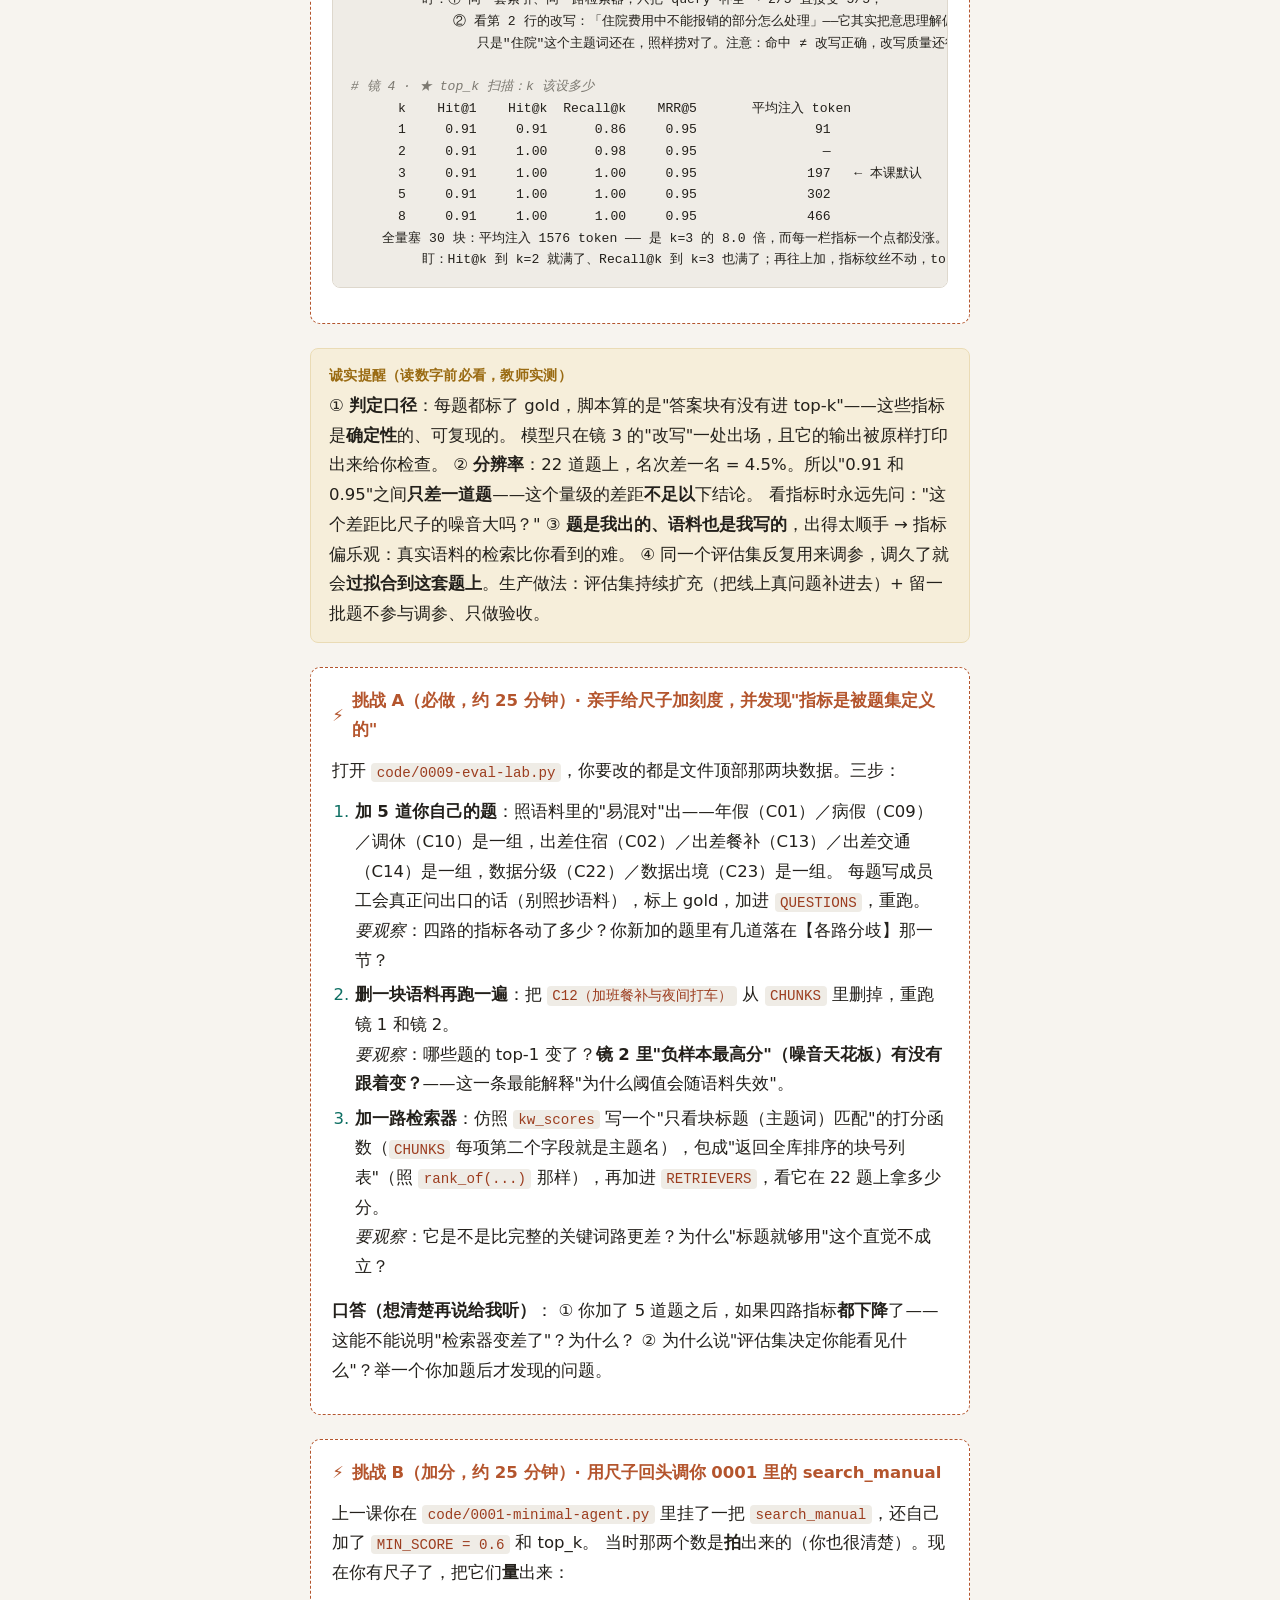
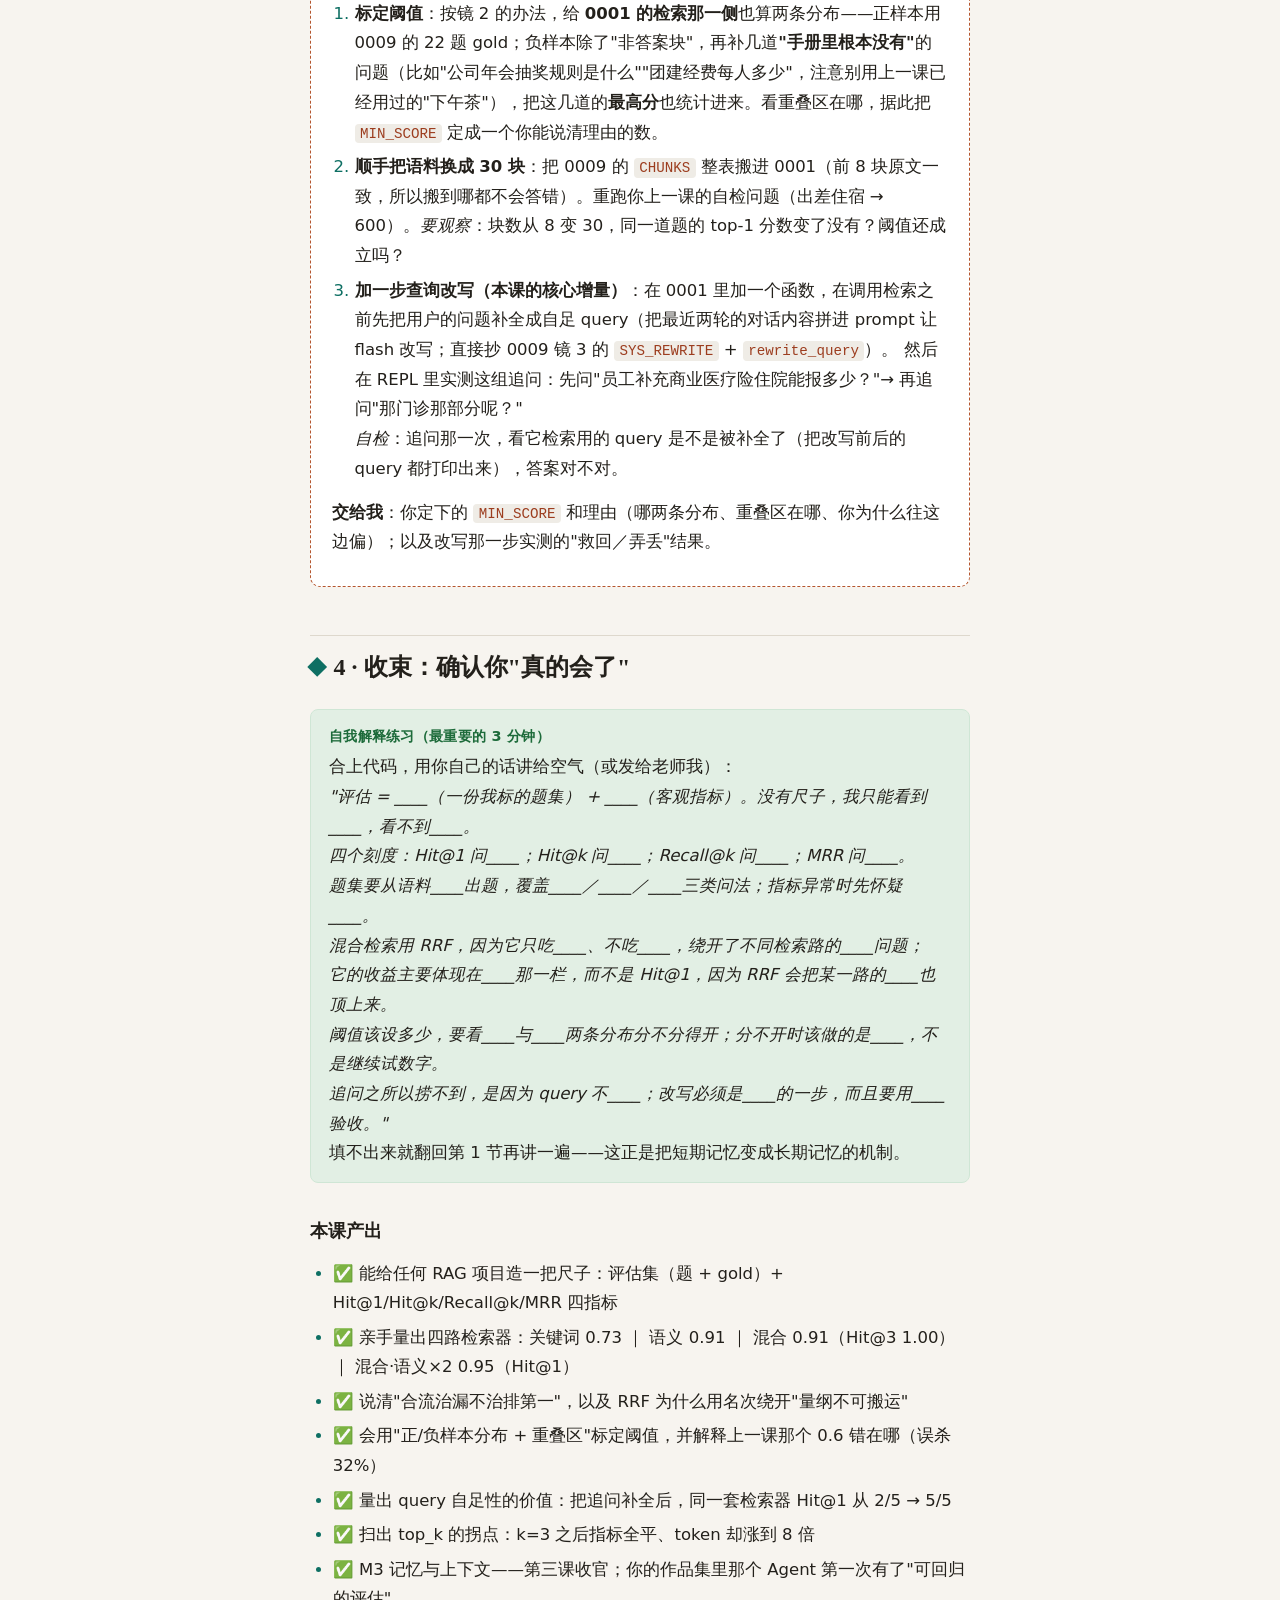
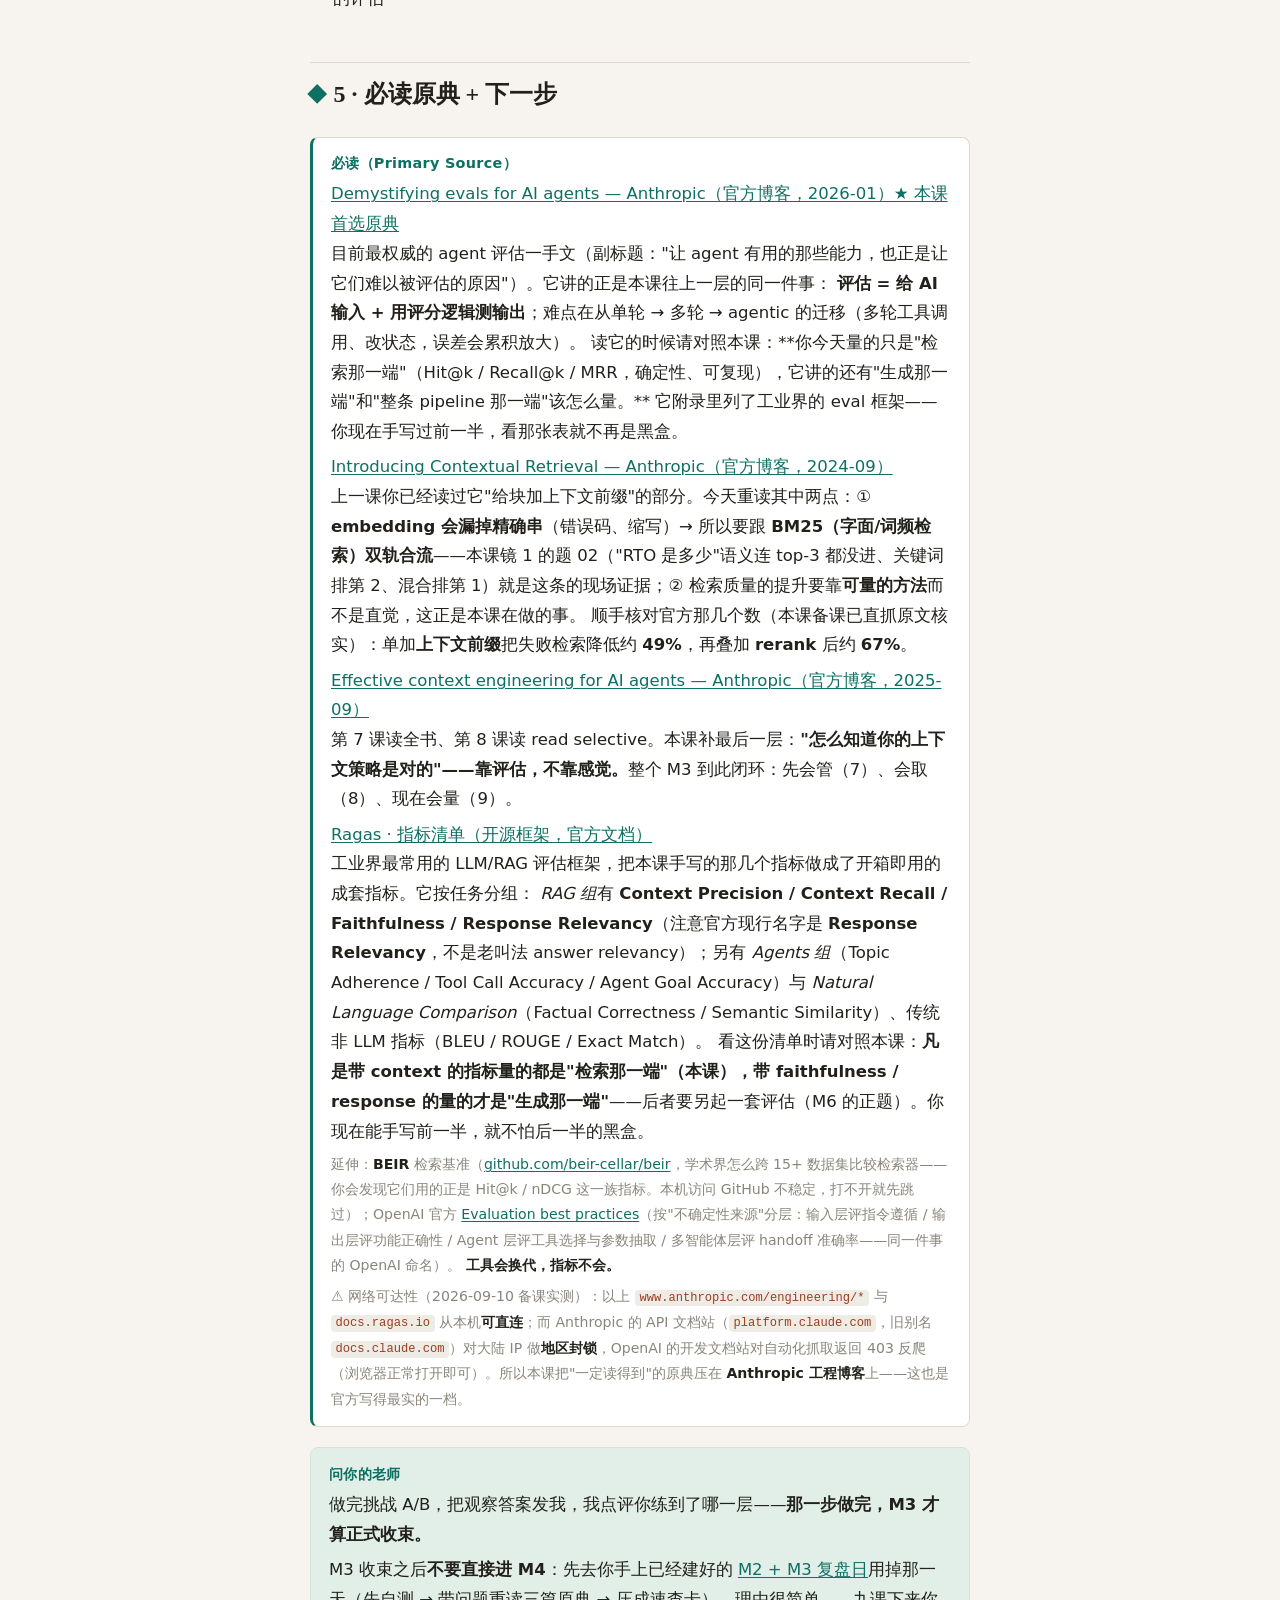
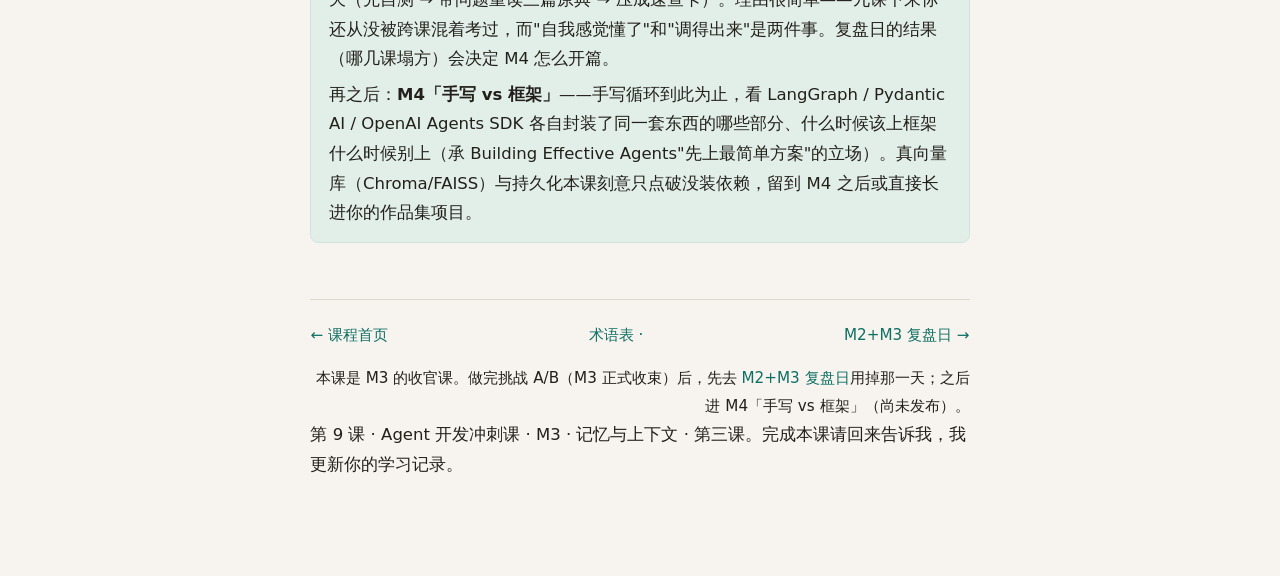
<file: lessons/0009-retrieval-eval.html>
<!DOCTYPE html>
<html lang="zh-CN">
<head>
<meta charset="UTF-8">
<meta name="viewport" content="width=device-width, initial-scale=1.0">
<title>第 9 课 · 给 RAG 装一把尺子：检索评估（eval 首次上手）</title>
<link rel="stylesheet" href="../assets/lesson.css">
</head>
<body>
<div class="lesson">

  <!-- ============ 页眉 ============ -->
  <div class="lesson-kicker">第 9 课 · 模块 M3 · 记忆与上下文 · <strong>第三课</strong></div>
  <h1 class="lesson-title">给 RAG 装一把尺子：检索评估<br>（eval 第一次上手 · Hit@k / MRR · 混合检索 · 阈值标定）</h1>
  <p class="lesson-sub">上一课你能让 RAG 答对几道题了，但"答对了几道、换了写法是不是更好、阈值该设多少"全凭感觉。
  今天给你的 RAG 装一把<strong>尺子</strong>：手写一份评估集、算四个客观指标，然后用它把上一课亲手量出的两个悬案一一结清——
  <strong>阈值该设在哪</strong>（上一课那个 0.6 到底错在哪）和 <strong>追问要不要改写</strong>。再顺手量出：把关键词和语义<strong>合流</strong>，比任何单路强多少。</p>

  <div class="lesson-meta">
    <span class="chip mission">使命：3 个月转 AI 应用工程师</span>
    <span class="chip">约 100–130 分钟</span>
    <span class="chip">需要：第 8 课环境（本课不用再装任何东西）</span>
    <span class="chip">花费：几分钱 token</span>
  </div>

  <p class="lede">
    面试官问过一个很多人答不好的问题：<em>"你说你的 RAG 做得不错——<strong>你怎么知道</strong>？"</em>
    答"我试了几个问题都答对了"是学生答案；答"我有 22 道标注过的题，Hit@3 从 0.95 调到 1.00，阈值按分数分布标定过"才是工程师答案。
    差别不在技术难度——造这把尺子只要 20 行代码——而在<strong>有没有意识到它必须存在</strong>。
    今天这一课，就是让你从此以后说"更好了"的时候，手里都是数字。
  </p>

  <!-- ============ 1 心智模型 ============ -->
  <h2 id="mental">1 · 心智模型：没有尺子，就没有"改进"，只有"变化"</h2>

  <h3>先承认一件事：上一课的成果，没有任何东西能证明它"好用"</h3>
  <p>
    上一课你跑通了最小 RAG，也亲眼看了几面镜子（闭卷会编、关键词换说法会断）。但那时候你手里能说的只有"我看它答对了"。
    于是下面这三个问题，你一个都答不了：
  </p>
  <ul>
    <li>我今天动了检索的几行代码——它到底是<strong>变好了还是变坏了</strong>？还是只是"不一样了"？</li>
    <li>上一课那个 <code>MIN_SCORE = 0.6</code>，是<strong>对</strong>的吗？该往上还是往下？</li>
    <li>我把手册从 8 块扩到 300 块，会掉多少？值不值得补个 rerank？</li>
  </ul>
  <div class="callout info">
    <span class="t">本课一句话核心</span>
    <p><strong>评估（eval）= 一份自己标的评估集 + 几个客观指标。</strong>
    有了它，"感觉变好了"被翻译成"Hit@1 从 0.73 涨到 0.91"，调参才从玄学变成工程。
    <strong>没有尺子，你只能看到"变化"；有尺子，你才知道那是"改进"。</strong></p>
  </div>

  <h3>尺子怎么造：评估集 + 四个刻度</h3>
  <p>
    评估集就是你自己写的一批题，每道题标注一个 <strong>gold</strong>（这道题的答案应该命中哪一块）。
    有了 gold，机器就能自己判对错了——不用人看、不用模型自评。四个通用刻度（任何 RAG 项目、任何向量库都通用）：
  </p>
  <table style="width:100%;border-collapse:collapse;margin:.8rem 0">
    <thead><tr style="border-bottom:2px solid var(--rule);text-align:left">
      <th style="padding:.4rem .6rem">指标</th><th style="padding:.4rem .6rem">含义</th><th style="padding:.4rem .6rem">它回答什么问题</th></tr></thead>
    <tbody>
      <tr style="border-bottom:1px solid var(--rule)">
        <td style="padding:.4rem .6rem"><strong>Hit@1</strong></td>
        <td style="padding:.4rem .6rem">top-1 里有没有 gold</td>
        <td style="padding:.4rem .6rem">用户第一眼看到的对不对？（最严格）</td></tr>
      <tr style="border-bottom:1px solid var(--rule)">
        <td style="padding:.4rem .6rem"><strong>Hit@k</strong></td>
        <td style="padding:.4rem .6rem">top-k 里有没有 gold</td>
        <td style="padding:.4rem .6rem">我要注入给模型的那几块里，答案在不在？（<strong>RAG 最该看这个</strong>）</td></tr>
      <tr style="border-bottom:1px solid var(--rule)">
        <td style="padding:.4rem .6rem"><strong>Recall@k</strong></td>
        <td style="padding:.4rem .6rem">该拿的 gold 拿全了几成</td>
        <td style="padding:.4rem .6rem">答案横跨好几块时（"出差交通+住宿+餐补分别多少"），是不是漏了几块？</td></tr>
      <tr>
        <td style="padding:.4rem .6rem"><strong>MRR@k</strong></td>
        <td style="padding:.4rem .6rem">第一个 gold 的名次取倒数（第 1 名 1.0 / 第 3 名 0.33 / 没进 top-k 记 0）</td>
        <td style="padding:.4rem .6rem">答案排得靠不靠前？——它比 Hit 更敏感，"答案从第 1 掉到第 3"这种退化只有它看得出来</td></tr>
    </tbody>
  </table>
  <p>
    <strong>Hit 和 Recall 会分家</strong>：如果一道题的答案横跨 3 块，而你只捞到 1 块，Hit@3 照样是满分（"中了"），Recall@3 只有 0.33（"该拿的没拿全"）。
    这就是为什么两个都要看——只看 Hit，你会以为自己挺好，其实模型每次都在半块材料上作答。
  </p>

  <h3>题怎么出：一半的功夫在这里</h3>
  <ul>
    <li><strong>从语料反向出题</strong>：先想"这题该命中哪一块"，再写问句。写不出<strong>唯一</strong> gold 的题，说明你的语料有歧义、或者这题该拆成两道——这本身就是有价值的发现。</li>
    <li><strong>三种问法都要有</strong>：<em>术语型</em>（"429 是什么意思"——字面串是关键词的主场）、<em>口语换说法型</em>（"骑车摔伤去诊所缝针能报吗"——语义的主场）、<em>追问型</em>（"那另外那部分呢"——谁都不擅长，第 3 节专治）。三类混着出，尺子才量得出差别。</li>
    <li><strong>用真人的话出题</strong>，别照抄语料原话。全照抄的话，关键词那一档会虚高到无敌——量出来的就是假的。</li>
    <li><strong>题集是资产，要长</strong>：线上每被问住一次、每修一个检索 bug，就往里加一道题。这不是"测试"，这是你的<strong>回归测试集</strong>——改代码前跑一遍，才知道自己没把昨天修好的弄坏。</li>
  </ul>
  <div class="callout warn">
    <span class="t">我出题时真踩的坑：gold 标错，三路"全错"</span>
    <p>
      我写了一道题「凌晨一点收工打车回家，这笔钱能报吗？」，信心十足地标了 gold = 市内交通报销（C03）。
      一跑：关键词、语义、混合<strong>三路全"错"</strong>——全都指向加班补贴那块。一查语料，加班补贴那块明写着"加班到 21:00 之后打车可报销"。
      <strong>不是检索器坏了，是我的 gold 标错了。</strong>后来我把这道题改成了一句真正只属于 C03 的问法（台风天打车见客户）。
      记住这条：<strong>指标异常时，先怀疑题，再怀疑检索器。</strong>评估集本身也需要评审。
    </p>
  </div>

  <h3>有了尺子，四个旋钮才有名字</h3>
  <p>RAG 的检索环节，你能拧的就是这四颗旋钮。本课把它们全量一遍，并且每一颗都遵守同一条纪律：<strong>一次只动一颗，其余不动</strong>——这就是"调参"和"瞎试"的分界线。</p>
  <ol>
    <li><strong>检索器选型</strong>：关键词（字面）／语义（embedding）／混合（两路合流）</li>
    <li><strong>融合权重</strong>：混合时两路各占多少话语权</li>
    <li><strong>分数阈值</strong>：低于多少分就判定"没检索到"（上一课那个 0.6）</li>
    <li><strong>top_k</strong>：一次往 prompt 里塞几块</li>
  </ol>

  <h3>旋钮② 的答案长什么样：两路合流，用 RRF 而不是加权分数</h3>
  <p>
    关键词和语义是<strong>互补</strong>的，这是上一课就看到的：语义兜住"换个说法"，关键词兜住精确串（错误码、缩写、"429"这种）。
    问题是怎么把两路排名合成一个？最直觉的做法是"分数加权求和"，但上一课你已经亲手证明过<strong>这不成立</strong>：
    关键词的重合率（没重合就是 0）和余弦（中文短句天然在 0.3~0.8）是两种量纲，直接相加要先归一化、调参，很脏。
  </p>
  <p>
    工程上的标准答案是 <strong>RRF（Reciprocal Rank Fusion）</strong>：<strong>只看名次，不看分数</strong>。某块的融合得分 = 两路里各自名次倒数的加权和。
    名次是无量纲的——"第 1 名"在哪一路都是第 1 名，量纲问题被顺手绕过去了。想让语义更有话语权，就给它更大的权重。
  </p>
<pre>score(块) = w_关键词 × 1/(60 + 它在关键词路的名次) + w_语义 × 1/(60 + 它在语义路的名次)
            ↑ 60 是业界默认的平滑常数；w = 权重，是要调的旋钮</pre>
  <div class="callout warn">
    <span class="t">诚实提醒：合流治的是"漏"，不是"排第一"</span>
    <p>
      RRF 合并两路时会<strong>把某一路的错答案也一起顶上来</strong>——本课实测就抓到两例：语义明明排对了，混合反而把关键词的错答案顶到了第 1 名。
      所以别指望"混合 = 全面更强"。它的真实价值在 <strong>Hit@k / Recall@k</strong>（"答案有没有被漏掉"）那一栏，
      而不是 Hit@1。这也是为什么必须<strong>分开看指标</strong>——只看一个数，你会得出相反的结论。
    </p>
  </div>

  <h3>旋钮③ 的答案：阈值不是拍脑袋，是把分布摊开看</h3>
  <p>
    上一课你给检索加了分数下限，当场就有人（你自己）问："0.6 这个数凭什么？"标准做法只有一条：
    把<strong>正样本</strong>和<strong>负样本</strong>的分数分布都算出来，看它们分不分得开。
  </p>
  <ul>
    <li><strong>正样本分数</strong> = 这道题里<strong>答案块</strong>拿到的最高分（希望它高）</li>
    <li><strong>负样本分数</strong> = 这道题里<strong>非答案块</strong>拿到的最高分，也就是"噪音的天花板"（希望它低）</li>
  </ul>
  <p>
    两条分布<strong>分得开</strong>（噪音最高 &lt; 答案最低）→ 中间那段空隙里随便挑一个阈值都一样好。
    两条分布<strong>重叠</strong> → 落在重叠区里的阈值<strong>必然两头不讨好</strong>：卡高一点就误杀答案，卡低一点就放进噪音。
    这时你要做的不是"再试试 0.55"，而是<strong>承认阈值救不了、去提升检索质量</strong>（合流、rerank、换 embed 模型）。
    阈值是最后一道保险，不是主力。而且它<strong>不能跨路搬运、也不能跨语料抄</strong>——语料一变就得重标（本课实测会给你看这个数）。
  </p>

  <h3>旋钮④ 的答案：看曲线拐点，不看感觉</h3>
  <p>
    k 越大，答案块越不容易被切掉，但 token 线性涨、注意力被稀释。正确做法是<strong>把 k 从头扫一遍</strong>，画指标曲线 + token 曲线，
    取"指标到顶、钱还没涨"的那个拐点。这是本课最容易上手的一次真实调参。
  </p>

  <h3>还有一件上一课留下的悬案：追问必须"自足"</h3>
  <p>
    多轮对话里，用户很少说完整的话——"那二线城市呢""那另外那部分呢"。这种查询<strong>不自足</strong>：脱离上文根本不知道自己指什么。
    上一课你看到模型<em>有时</em>会自己把它改写成完整查询、<em>有时</em>不会，而这件事直接决定检索命中。本课用尺子量出它值多少，
    并且确认一件事：<strong>查询改写（query rewriting）必须是你显式做出来的一步</strong>——要么在工具描述/system 里明确要求"query 要自足"，
    要么专门加一个改写环节（本课的镜 3 就是一个 20 行的最小实现）。别赌它自己发生。
  </p>

  <!-- ============ 2 自测 ============ -->
  <h2 id="quiz">2 · 自测（答完立刻给反馈）</h2>
  <p>先别往下翻。用记忆回答，答错没关系，"想不起来"本身在帮你记住。</p>

  <div class="quiz">
    <div class="q">
      <p class="q-text">上一课的 RAG 能答对几道手册题了。接下来第一件该做的事是——</p>
      <div class="opts">
        <button class="opt" data-correct="false" data-explain="调提示词是「没有尺子」时最容易做的事：改完你只能说「感觉好点了」，没法证明。「感觉」不是工程。">A · 继续打磨提示词，把回答写得更漂亮</button>
        <button class="opt" data-correct="true" data-explain="对。先造尺子：一份标注了 gold 的评估集 + 客观指标。没有它，后面每一次改动你都无法判断是改进还是退化。">B · 先写一份评估集（每题标"该命中哪块"）+ 算出客观指标，把"感觉"变成数字</button>
        <button class="opt" data-correct="false" data-explain="换更强的模型会变的是「生成」那一端；而本课要量的是「检索」那一端。而且换了之后你依然没有证据说它更好——还是得先有尺子。">C · 换一个更强的对话模型，回答质量自然就上去了</button>
        <button class="opt" data-correct="false" data-explain="上向量库是「换工具」不是「立标准」。工具换了，你依然答不出「变好没有」。而且本课证明了向量库本身不神秘，尺子比它稀缺得多。">D · 先换成 Chroma/FAISS 这样的专业向量库</button>
      </div>
    </div>

    <div class="q">
      <p class="q-text">一道题的答案横跨 3 块语料。你的检索只捞到其中 1 块，且排在第 1 位。此时——</p>
      <div class="opts">
        <button class="opt" data-correct="false" data-explain="Hit@1 确实是满分（「中了」），但这正是问题：只看 Hit，你会漏掉「该拿的没拿全」——模型正拿着三分之一的材料在作答。">A · Hit@1 = 1.0，说明检索没问题</button>
        <button class="opt" data-correct="true" data-explain="对。Hit 只问「中没中」，Recall 问「该拿的拿全没」。这里 Hit@3 = 1.0 但 Recall@3 只有 0.33。答案横跨多块时，两个指标必须一起看——这就是本课为什么把多块答案的题（出差交通+住宿+餐补）放进题集。">B · Hit@3 是满分，但 Recall@3 只有 0.33 —— 该拿的没拿全</button>
        <button class="opt" data-correct="false" data-explain="MRR 算的是「第一个答案块的名次多靠前」，这里是第 1 名、拿满分，它不会告警。要说「退化」，得让答案掉到第 3 名它才有反应。">C · MRR 会立刻告警，提醒你答案排太靠后</button>
        <button class="opt" data-correct="false" data-explain="跟块的大小无关。Recall 低是「该命中的块没进 top-k」，要么调 k、要么提升检索质量。">D · 说明语料块切得太大了</button>
      </div>
    </div>

    <div class="q">
      <p class="q-text">混合检索时，RRF（Reciprocal Rank Fusion）只用各路的名次、不用分数来融合。这样做最核心的好处是——</p>
      <div class="opts">
        <button class="opt" data-correct="false" data-explain="RRF 恰恰不关心语义好坏，它只做名次算术。语义质量由「语义那一路」自己的模型决定。">A · 让语义相似度的计算更精确</button>
        <button class="opt" data-correct="true" data-explain="对。关键词的「重合率」和向量余弦是两种量纲（前者没重合就是 0，后者中文短句天然 0.3~0.8），直接加权求和必须先归一化调参。名次是无量纲的——第 1 名在哪一路都是第 1 名，于是上一课那条「量纲不可跨路搬运」被顺手绕过去了。">B · 名次是无量纲的 —— 不同检索路的分数量纲无法直接比较，用名次就绕开了归一化难题</button>
        <button class="opt" data-correct="false" data-explain="RRF 不提升精确串的能力；精确串能被捞回来，是因为「关键词那一路」本来就擅长它、被合流带进了结果。">C · 它能让 embedding 模型不再漏掉错误码这类精确串</button>
        <button class="opt" data-correct="false" data-explain="正相反：RRF 会把某一路的错答案也一起顶上来（本课实测抓到两例，混合的 Hit@1 反而没涨）。它的价值在 Hit@k/Recall@k 那一栏。">D · 它保证融合之后 Hit@1 一定高于任何单路</button>
      </div>
    </div>

    <div class="q">
      <p class="q-text">你从某篇技术博客抄来一个"经验值"：余弦相似度低于 0.6 就判没检索到。为什么这做法不该直接用在你的项目上？</p>
      <div class="opts">
        <button class="opt" data-correct="false" data-explain="0.6 是「太高」还是「太低」完全取决于你的数据分布——本课实测在 30 块语料上它误杀了 32% 的正样本，换一批语料又可能完全不同。所以问题不是「数值高低」，是「没做标定」。">A · 因为 0.6 这个数偏高，应该统一改成 0.3</button>
        <button class="opt" data-correct="true" data-explain="对。阈值必须按你自己数据的分布来标定：算正样本（答案块）与负样本（噪音天花板）两条分布，看重叠区在哪，再按「更怕答不出还是更怕编」取舍。别人的数、别的语料、别的 embed 模型，全都不能直接搬——甚至你自己的语料从 8 块扩到 30 块，那个数就失效了。">B · 阈值要看你自己数据里"答案块的分数"和"噪音的分数"两条分布分不分得开；分布变了，这个数就失效</button>
        <button class="opt" data-correct="false" data-explain="余弦和关键词重合率确实是两种量纲（第 8 课那条铁律），但本题说的是「同一个余弦阈值从别处搬过来」，问题在分布不同，不只是量纲。">C · 因为余弦相似度不能用阈值来过滤，只有关键词检索才能设阈值</button>
        <button class="opt" data-correct="false" data-explain="过滤本身是合理的工程手段（防拿噪音当答案）。问题只在「数值是抄来的、没在本项目上标定过」。">D · 因为检索结果不该做过滤，全部塞给模型才对</button>
      </div>
    </div>

    <div class="q">
      <p class="q-text">多轮对话里用户追问"那另外那部分呢"，直接拿去检索经常捞错。最靠谱的处理方式是——</p>
      <div class="opts">
        <button class="opt" data-correct="false" data-explain="换 embed 模型救不了：这个查询本身就没携带主题信息，再好的模型也不知道「那部分」指什么。这是 query 自足性的问题，不是模型能力问题。">A · 换一个更强的 embedding 模型，让它自己看懂上下文</button>
        <button class="opt" data-correct="true" data-explain="对。查询要「自足」——补全被省略的主题，让它脱离对话也能独立被检索到。而「模型会不会自己补」是不稳的（上一课已经见过），所以要么在工具描述/system 里明确要求 query 自足，要么专门加一步查询改写；做完还要用同一把尺子验收改写到底救回了多少。">B · 显式做一步查询改写：把追问改写成自足查询（补全主题）再检索，并用评估集验收效果</button>
        <button class="opt" data-correct="false" data-explain="把整个对话历史都塞进检索？那会让检索偏离「当前要查什么」，而且历史里有几十个话题词，噪音极大。正确做法是把它压缩成一条补全了主题的查询，而不是全灌进去。">C · 把完整对话历史拼进检索 query，让检索器自己挑</button>
        <button class="opt" data-correct="false" data-explain="调 k 只是多塞几块，捞错的根源没解决——该命中的块可能排到 20 名开外，k 调到那个量级就等于「全量塞」了。">D · 把 top_k 调大，多塞几块总能蒙中</button>
      </div>
    </div>
  </div>

  <!-- ============ 3 动手 ============ -->
  <h2 id="hands-on">3 · 动手：四镜把旋钮全拧一遍（约 50 分钟）</h2>
  <p>核心思想：<strong>本课所有结论都由脚本自己算出来给你看</strong>——你要盯的不是我说了什么，而是指标随旋钮怎么动。</p>

  <div class="callout info">
    <span class="t">运行环境</span>
    <p>
      沿用第 1–8 课同一个 venv、让终端能看到 <code>ANTHROPIC_BASE_URL</code> 与 <code>ANTHROPIC_AUTH_TOKEN</code>。
      <strong>本课不用装任何东西</strong>：embedding 库与本地模型都是第 8 课备好的。
      <strong>但请务必用项目 venv 跑</strong>（<code>agent-lab\.venv\Scripts\python.exe</code>）——第 8 课你已经在全局 Python 上踩过一次 <code>ModuleNotFoundError: fastembed</code> 了。
    </p>
  </div>

  <div class="exercise">
    <span class="t">第 1 步 · 跑四镜实验，全程一条命令</span>
    <p>文件已写好：<code>D:\agent学习\code\0009-eval-lab.py</code>。跑它：</p>
<pre>agent-lab\.venv\Scripts\python.exe code\0009-eval-lab.py</pre>
    <p>语料从上一课的 8 块扩到 <strong>30 块</strong>（前 8 块原文一字未动 → 你 0001 里挂的 search_manual 仍对得上），评估集 <strong>22 题</strong>、每题标了 gold。
    下面是教师预跑的真实输出（指标是<strong>确定性</strong>的；只有镜 3 里"模型改写"那几句会因模型措辞略有浮动）：</p>
<pre><span class="c"># 镜 1 · ★ 先有尺子：四路检索器一起上秤（22 题）</span>
    #   gold            关键词       语义        混合        混·语×2     问题
    01  C05             ✅C05      ✅C05      ✅C05      ✅C05      429 是什么意思？
    02  C21             ❌C06      ❌C05      ✅C21      ❌C05      RTO 是多少
    10  C03             ✅C03      ✅C03      ✅C03      ✅C03      刮台风那天打不到车，我打车去见客户…
    12  C11             ❌C04      ✅C11      ✅C11      ✅C11      我打算休婚假去度蜜月，公司给几天？
    15  C19             ❌C20      ✅C19      ❌C20      ✅C19      我的代码要几个人点头才能合进主干？
    18  C28             ✅C28      ❌C12      ✅C28      ✅C28      我想报个线上课程，公司能出钱吗？
    20  C30             ❌C17      ✅C30      ❌C17      ✅C30      供应商的货款多久结一次？
    22  C14,C02,C13     ✅C14      ✅C13      ✅C14      ✅C13      出差去上海，交通、住宿和餐补标准分别是什么？

  ── 汇总指标（这才是「感觉」的替代品）──
    检索器                 Hit@1    Hit@3  Recall@3    MRR@5
    关键词 keyword          0.73     1.00      0.98     0.86
    语义 semantic          0.91     0.95      0.95     0.94
    混合 hybrid            0.91     1.00      1.00     0.95
    混合·语义×2              0.95     1.00      1.00     0.98
  ├ 关键词 vs 语义：Hit@1 0.73 → 0.91（换说法那几题关键词会掉）
  ├ 语义 vs 混合  ：Hit@3 0.95 → 1.00，Recall@3 0.95 → 1.00
  │   ★ 混合在 Hit@1 上并没有赢（0.91 → 0.91）：RRF 把某一路的错答案也顶了上来。
  │     但决定【注入哪几块给模型】的是 Hit@3 / Recall@3 —— 那一栏混合全胜。合流治的是【漏】，不是【排第一】。
  └ 融合权重也能调：给语义 ×2 后 Hit@1 0.91 → 0.95（怎么知道该给多少？还是这把尺子说了算）。
         盯：① 关键词 0.73 = "换说法就崩"的量化版；② 语义的软肋是【精确串】——
             题 02"RTO 是多少"语义连 top-3 都没进（C05/C19/C27），而关键词把它排在第 2、混合直接顶到第 1。
             ③ 同一套 RRF，只改一个权重，Hit@1 又动了 → 每颗旋钮都可用尺子量。

<span class="c"># 镜 2 · ★ 阈值不是拍脑袋：把两条分数分布摊开看</span>
  ══ 语义 · 余弦（0~1） ══
    正样本（答案块的最高分）× 22： 0.819（最高）… 0.644（中位）… 0.424（最低）
    负样本（噪音天花板）  × 22： 0.647（最高）… 0.561（中位）… 0.362（最低）
    ⚠ 两条分布【重叠】：噪音最高 0.647 &gt; 答案最低 0.424 → 重叠区 [0.424, 0.647] 里的阈值必然两头不讨好
          阈值        误杀(正样本被滤)      漏放(噪音当答案)
        0.70        17 ( 77%)          0 (  0%)
        0.60         7 ( 32%)          3 ( 14%)   ← 上一课那个值
        0.50         2 (  9%)         20 ( 91%)
        0.45         1 (  5%)         21 ( 95%)
    → 上一课的 0.6 在这批数据上会【误杀 7 道题】（14、16、15、18、04、02、01）；降到 0.45 则误杀 1 道。
         盯：那个 0.6 是在上一课 8 块语料上拍出来的——语料扩到 30 块（相似的块变多、噪音天花板抬高），
             它就误杀了三成。阈值不是常数，是【你家数据的一次快照】。

  ══ 关键词 · 2-gram 重合率（0~1） ══
    正样本： 0.692（最高）… 0.143（中位）… 0.062（最低）      负样本： 0.333（最高）… 0.077（中位）… 0.000（最低）
    ⚠ 两条分布【重叠】：重叠区 [0.062, 0.333]；0.15 那一档误杀 11 (50%)、漏放 6 (27%)
         盯：两路的量级完全不同（余弦挤在 0.42~0.82，重合率从 0.06 到 0.69）——第 8 课
             "量纲不可跨路搬运"从一句道理变成了两张分布表。

<span class="c"># 镜 3 · ★ query 自不自足：追问原话 vs 改写（真调 flash 改写，原样打印）</span>
    上一轮话题           追问原话         A 原话 top-1    B flash 改写                B top-1
    出差住宿报销标准？     那要是更偏的地方呢    ✅ C02        偏远地区出差住宿报销标准是多少        ✅ C02
    住院费用能报多少？     那另外那部分呢     ✅ C04        住院费用中不能报销的部分怎么处理       ✅ C04
    报销单要谁审批？      那要是再贵一点的呢    ❌ C02        报销单金额更高时需要谁审批          ✅ C15   ← 改写救回
    调休最多能放多久？     那要是没来得及用呢    ❌ C01        调休没来得及用怎么办              ✅ C10   ← 改写救回
    会议室要预约吗？      那最早能定到什么时候   ❌ C06        会议室最早可以预约到什么时间         ✅ C29   ← 改写救回

    Hit@1 对照（5 道追问）：A 原话 2/5 ｜ B flash 改写 5/5 ｜ C 人工自足 5/5
         盯：① 同一套索引、同一路检索器，只把 query 补全 → 2/5 直接变 5/5；
             ② 看第 2 行的改写：「住院费用中不能报销的部分怎么处理」——它其实把意思理解偏了，
                只是"住院"这个主题词还在，照样捞对了。注意：命中 ≠ 改写正确，改写质量还得人看。

<span class="c"># 镜 4 · ★ top_k 扫描：k 该设多少</span>
      k    Hit@1    Hit@k  Recall@k    MRR@5       平均注入 token
      1     0.91     0.91      0.86     0.95               91
      2     0.91     1.00      0.98     0.95                —
      3     0.91     1.00      1.00     0.95              197   ← 本课默认
      5     0.91     1.00      1.00     0.95              302
      8     0.91     1.00      1.00     0.95              466
    全量塞 30 块：平均注入 1576 token —— 是 k=3 的 8.0 倍，而每一栏指标一个点都没涨。
         盯：Hit@k 到 k=2 就满了、Recall@k 到 k=3 也满了；再往上加，指标纹丝不动，token 一直涨。</pre>
  </div>

  <div class="callout warn">
    <span class="t">诚实提醒（读数字前必看，教师实测）</span>
    <p>
      ① <strong>判定口径</strong>：每题都标了 gold，脚本算的是"答案块有没有进 top-k"——这些指标是<strong>确定性</strong>的、可复现的。
      模型只在镜 3 的"改写"一处出场，且它的输出被原样打印出来给你检查。
      ② <strong>分辨率</strong>：22 道题上，名次差一名 = 4.5%。所以"0.91 和 0.95"之间<strong>只差一道题</strong>——这个量级的差距<strong>不足以</strong>下结论。
      看指标时永远先问："这个差距比尺子的噪音大吗？"
      ③ <strong>题是我出的、语料也是我写的</strong>，出得太顺手 → 指标偏乐观：真实语料的检索比你看到的难。
      ④ 同一个评估集反复用来调参，调久了就会<strong>过拟合到这套题上</strong>。生产做法：评估集持续扩充（把线上真问题补进去）+ 留一批题不参与调参、只做验收。
    </p>
  </div>

  <div class="challenge">
    <span class="t">挑战 A（必做，约 25 分钟）· 亲手给尺子加刻度，并发现"指标是被题集定义的"</span>
    <p>打开 <code>code/0009-eval-lab.py</code>，你要改的都是文件顶部那两块数据。三步：</p>
    <ol>
      <li><strong>加 5 道你自己的题</strong>：照语料里的"易混对"出——年假（C01）／病假（C09）／调休（C10）是一组，出差住宿（C02）／出差餐补（C13）／出差交通（C14）是一组，数据分级（C22）／数据出境（C23）是一组。
      每题写成员工会真正问出口的话（别照抄语料），标上 gold，加进 <code>QUESTIONS</code>，重跑。<br>
      <em>要观察</em>：四路的指标各动了多少？你新加的题里有几道落在【各路分歧】那一节？</li>
      <li><strong>删一块语料再跑一遍</strong>：把 <code>C12（加班餐补与夜间打车）</code> 从 <code>CHUNKS</code> 里删掉，重跑镜 1 和镜 2。<br>
      <em>要观察</em>：哪些题的 top-1 变了？<strong>镜 2 里"负样本最高分"（噪音天花板）有没有跟着变？</strong>——这一条最能解释"为什么阈值会随语料失效"。</li>
      <li><strong>加一路检索器</strong>：仿照 <code>kw_scores</code> 写一个"只看块标题（主题词）匹配"的打分函数（<code>CHUNKS</code> 每项第二个字段就是主题名），包成"返回全库排序的块号列表"（照 <code>rank_of(...)</code> 那样），再加进 <code>RETRIEVERS</code>，看它在 22 题上拿多少分。<br>
      <em>要观察</em>：它是不是比完整的关键词路更差？为什么"标题就够用"这个直觉不成立？</li>
    </ol>
    <p><strong>口答（想清楚再说给我听）</strong>：
    ① 你加了 5 道题之后，如果四路指标<strong>都下降</strong>了——这能不能说明"检索器变差了"？为什么？
    ② 为什么说"评估集决定你能看见什么"？举一个你加题后才发现的问题。</p>
  </div>

  <div class="challenge">
    <span class="t">挑战 B（加分，约 25 分钟）· 用尺子回头调你 0001 里的 search_manual</span>
    <p>
      上一课你在 <code>code/0001-minimal-agent.py</code> 里挂了一把 <code>search_manual</code>，还自己加了 <code>MIN_SCORE = 0.6</code> 和 top_k。
      当时那两个数是<strong>拍</strong>出来的（你也很清楚）。现在你有尺子了，把它们<strong>量</strong>出来：
    </p>
    <ol>
      <li><strong>标定阈值</strong>：按镜 2 的办法，给 <strong>0001 的检索那一侧</strong>也算两条分布——正样本用 0009 的 22 题 gold；负样本除了"非答案块"，再补几道<strong>"手册里根本没有"</strong>的问题（比如"公司年会抽奖规则是什么""团建经费每人多少"，注意别用上一课已经用过的"下午茶"），把这几道的<strong>最高分</strong>也统计进来。看重叠区在哪，据此把 <code>MIN_SCORE</code> 定成一个你能说清理由的数。</li>
      <li><strong>顺手把语料换成 30 块</strong>：把 0009 的 <code>CHUNKS</code> 整表搬进 0001（前 8 块原文一致，所以搬到哪都不会答错）。重跑你上一课的自检问题（出差住宿 → 600）。<em>要观察</em>：块数从 8 变 30，同一道题的 top-1 分数变了没有？阈值还成立吗？</li>
      <li><strong>加一步查询改写（本课的核心增量）</strong>：在 0001 里加一个函数，在调用检索之前先把用户的问题补全成自足 query（把最近两轮的对话内容拼进 prompt 让 flash 改写；直接抄 0009 镜 3 的 <code>SYS_REWRITE</code> + <code>rewrite_query</code>）。
      然后在 REPL 里实测这组追问：先问"员工补充商业医疗险住院能报多少？"→ 再追问"那门诊那部分呢？"<br>
      <em>自检</em>：追问那一次，看它检索用的 query 是不是被补全了（把改写前后的 query 都打印出来），答案对不对。</li>
    </ol>
    <p><strong>交给我</strong>：你定下的 <code>MIN_SCORE</code> 和理由（哪两条分布、重叠区在哪、你为什么往这边偏）；以及改写那一步实测的"救回／弄丢"结果。</p>
  </div>

  <!-- ============ 4 收束 ============ -->
  <h2 id="wrap">4 · 收束：确认你"真的会了"</h2>

  <div class="callout do">
    <span class="t">自我解释练习（最重要的 3 分钟）</span>
    <p>合上代码，用你自己的话讲给空气（或发给老师我）：<br>
    <em>"评估 = ____（一份我标的题集） + ____（客观指标）。没有尺子，我只能看到____，看不到____。<br>
    四个刻度：Hit@1 问____；Hit@k 问____；Recall@k 问____；MRR 问____。<br>
    题集要从语料____出题，覆盖____／____／____三类问法；指标异常时先怀疑____。<br>
    混合检索用 RRF，因为它只吃____、不吃____，绕开了不同检索路的____问题；<br>
    它的收益主要体现在____那一栏，而不是 Hit@1，因为 RRF 会把某一路的____也顶上来。<br>
    阈值该设多少，要看____与____两条分布分不分得开；分不开时该做的是____，不是继续试数字。<br>
    追问之所以捞不到，是因为 query 不____；改写必须是____的一步，而且要用____验收。"</em><br>
    填不出来就翻回第 1 节再讲一遍——这正是把短期记忆变成长期记忆的机制。</p>
  </div>

  <h3>本课产出</h3>
  <ul>
    <li>✅ 能给任何 RAG 项目造一把尺子：评估集（题 + gold）+ Hit@1/Hit@k/Recall@k/MRR 四指标</li>
    <li>✅ 亲手量出四路检索器：关键词 0.73 ｜ 语义 0.91 ｜ 混合 0.91（Hit@3 1.00）｜ 混合·语义×2 0.95（Hit@1）</li>
    <li>✅ 说清"合流治漏不治排第一"，以及 RRF 为什么用名次绕开"量纲不可搬运"</li>
    <li>✅ 会用"正/负样本分布 + 重叠区"标定阈值，并解释上一课那个 0.6 错在哪（误杀 32%）</li>
    <li>✅ 量出 query 自足性的价值：把追问补全后，同一套检索器 Hit@1 从 2/5 → 5/5</li>
    <li>✅ 扫出 top_k 的拐点：k=3 之后指标全平、token 却涨到 8 倍</li>
    <li>✅ M3 记忆与上下文——第三课收官；你的作品集里那个 Agent 第一次有了"可回归的评估"</li>
  </ul>

  <!-- ============ 5 延伸阅读 ============ -->
  <h2 id="read">5 · 必读原典 + 下一步</h2>

  <div class="callout read">
    <span class="t">必读（Primary Source）</span>
    <p><a href="https://www.anthropic.com/engineering/demystifying-evals-for-ai-agents">Demystifying evals for AI agents — Anthropic（官方博客，2026-01）★ 本课首选原典</a><br>
    目前最权威的 agent 评估一手文（副标题："让 agent 有用的那些能力，也正是让它们难以被评估的原因"）。它讲的正是本课往上一层的同一件事：
    <strong>评估 = 给 AI 输入 + 用评分逻辑测输出</strong>；难点在从单轮 → 多轮 → agentic 的迁移（多轮工具调用、改状态，误差会累积放大）。
    读它的时候请对照本课：**你今天量的只是"检索那一端"（Hit@k / Recall@k / MRR，确定性、可复现），它讲的还有"生成那一端"和"整条 pipeline 那一端"该怎么量。**
    它附录里列了工业界的 eval 框架——你现在手写过前一半，看那张表就不再是黑盒。</p>
    <p><a href="https://www.anthropic.com/engineering/contextual-retrieval">Introducing Contextual Retrieval — Anthropic（官方博客，2024-09）</a><br>
    上一课你已经读过它"给块加上下文前缀"的部分。今天重读其中两点：① <strong>embedding 会漏掉精确串</strong>（错误码、缩写）→ 所以要跟 <strong>BM25（字面/词频检索）双轨合流</strong>——本课镜 1 的题 02（"RTO 是多少"语义连 top-3 都没进、关键词排第 2、混合排第 1）就是这条的现场证据；② 检索质量的提升要靠<strong>可量的方法</strong>而不是直觉，这正是本课在做的事。
    顺手核对官方那几个数（本课备课已直抓原文核实）：单加<strong>上下文前缀</strong>把失败检索降低约 <strong>49%</strong>，再叠加 <strong>rerank</strong> 后约 <strong>67%</strong>。</p>
    <p><a href="https://www.anthropic.com/engineering/effective-context-engineering-for-ai-agents">Effective context engineering for AI agents — Anthropic（官方博客，2025-09）</a><br>
    第 7 课读全书、第 8 课读 read selective。本课补最后一层：<strong>"怎么知道你的上下文策略是对的"——靠评估，不靠感觉。</strong>整个 M3 到此闭环：先会管（7）、会取（8）、现在会量（9）。</p>
    <p><a href="https://docs.ragas.io/en/stable/concepts/metrics/available_metrics/">Ragas · 指标清单（开源框架，官方文档）</a><br>
    工业界最常用的 LLM/RAG 评估框架，把本课手写的那几个指标做成了开箱即用的成套指标。它按任务分组：
    <em>RAG 组</em>有 <strong>Context Precision / Context Recall / Faithfulness / Response Relevancy</strong>（注意官方现行名字是 <strong>Response Relevancy</strong>，不是老叫法 answer relevancy）；另有 <em>Agents 组</em>（Topic Adherence / Tool Call Accuracy / Agent Goal Accuracy）与 <em>Natural Language Comparison</em>（Factual Correctness / Semantic Similarity）、传统非 LLM 指标（BLEU / ROUGE / Exact Match）。
    看这份清单时请对照本课：<strong>凡是带 context 的指标量的都是"检索那一端"（本课），带 faithfulness / response 的量的才是"生成那一端"</strong>——后者要另起一套评估（M6 的正题）。你现在能手写前一半，就不怕后一半的黑盒。</p>
    <p class="fn">延伸：<strong>BEIR</strong> 检索基准（<a href="https://github.com/beir-cellar/beir">github.com/beir-cellar/beir</a>，学术界怎么跨 15+ 数据集比较检索器——你会发现它们用的正是 Hit@k / nDCG 这一族指标。本机访问 GitHub 不稳定，打不开就先跳过）；OpenAI 官方 <a href="https://developers.openai.com/api/docs/guides/evaluation-best-practices">Evaluation best practices</a>（按"不确定性来源"分层：输入层评指令遵循 / 输出层评功能正确性 / Agent 层评工具选择与参数抽取 / 多智能体层评 handoff 准确率——同一件事的 OpenAI 命名）。
    <strong>工具会换代，指标不会。</strong></p>
    <p class="fn">⚠ 网络可达性（2026-09-10 备课实测）：以上 <code>www.anthropic.com/engineering/*</code> 与 <code>docs.ragas.io</code> 从本机<strong>可直连</strong>；而 Anthropic 的 API 文档站（<code>platform.claude.com</code>，旧别名 <code>docs.claude.com</code>）对大陆 IP 做<strong>地区封锁</strong>，OpenAI 的开发文档站对自动化抓取返回 403 反爬（浏览器正常打开即可）。所以本课把"一定读得到"的原典压在 <strong>Anthropic 工程博客</strong>上——这也是官方写得最实的一档。</p>
  </div>

  <div class="callout info">
    <span class="t">问你的老师</span>
    <p>做完挑战 A/B，把观察答案发我，我点评你练到了哪一层——<strong>那一步做完，M3 才算正式收束。</strong></p>
    <p>M3 收束之后<strong>不要直接进 M4</strong>：先去你手上已经建好的 <a href="../reference/m2-m3-review.html">M2 + M3 复盘日</a>用掉那一天（先自测 → 带问题重读三篇原典 → 压成速查卡）。理由很简单——九课下来你还从没被跨课混着考过，而"自我感觉懂了"和"调得出来"是两件事。复盘日的结果（哪几课塌方）会决定 M4 怎么开篇。</p>
    <p>再之后：<strong>M4「手写 vs 框架」</strong>——手写循环到此为止，看 LangGraph / Pydantic AI / OpenAI Agents SDK 各自封装了同一套东西的哪些部分、什么时候该上框架什么时候别上（承 Building Effective Agents"先上最简单方案"的立场）。真向量库（Chroma/FAISS）与持久化本课刻意只点破没装依赖，留到 M4 之后或直接长进你的作品集项目。</p>
  </div>

  <div class="lesson-nav">
    <a href="../index.html">← 课程首页</a>
    <a href="../reference/glossary-core-terms.html">术语表 ·</a>
    <a href="../reference/m2-m3-review.html">M2+M3 复盘日 →</a>
    <span class="next">本课是 M3 的收官课。做完挑战 A/B（M3 正式收束）后，先去 <a href="../reference/m2-m3-review.html">M2+M3 复盘日</a>用掉那一天；之后进 M4「手写 vs 框架」（尚未发布）。</span>
  </div>

  <footer class="colophon">第 9 课 · Agent 开发冲刺课 · M3 · 记忆与上下文 · 第三课。完成本课请回来告诉我，我更新你的学习记录。</footer>
</div>

<script src="../assets/quiz.js"></script>
</body>
</html>
</file>
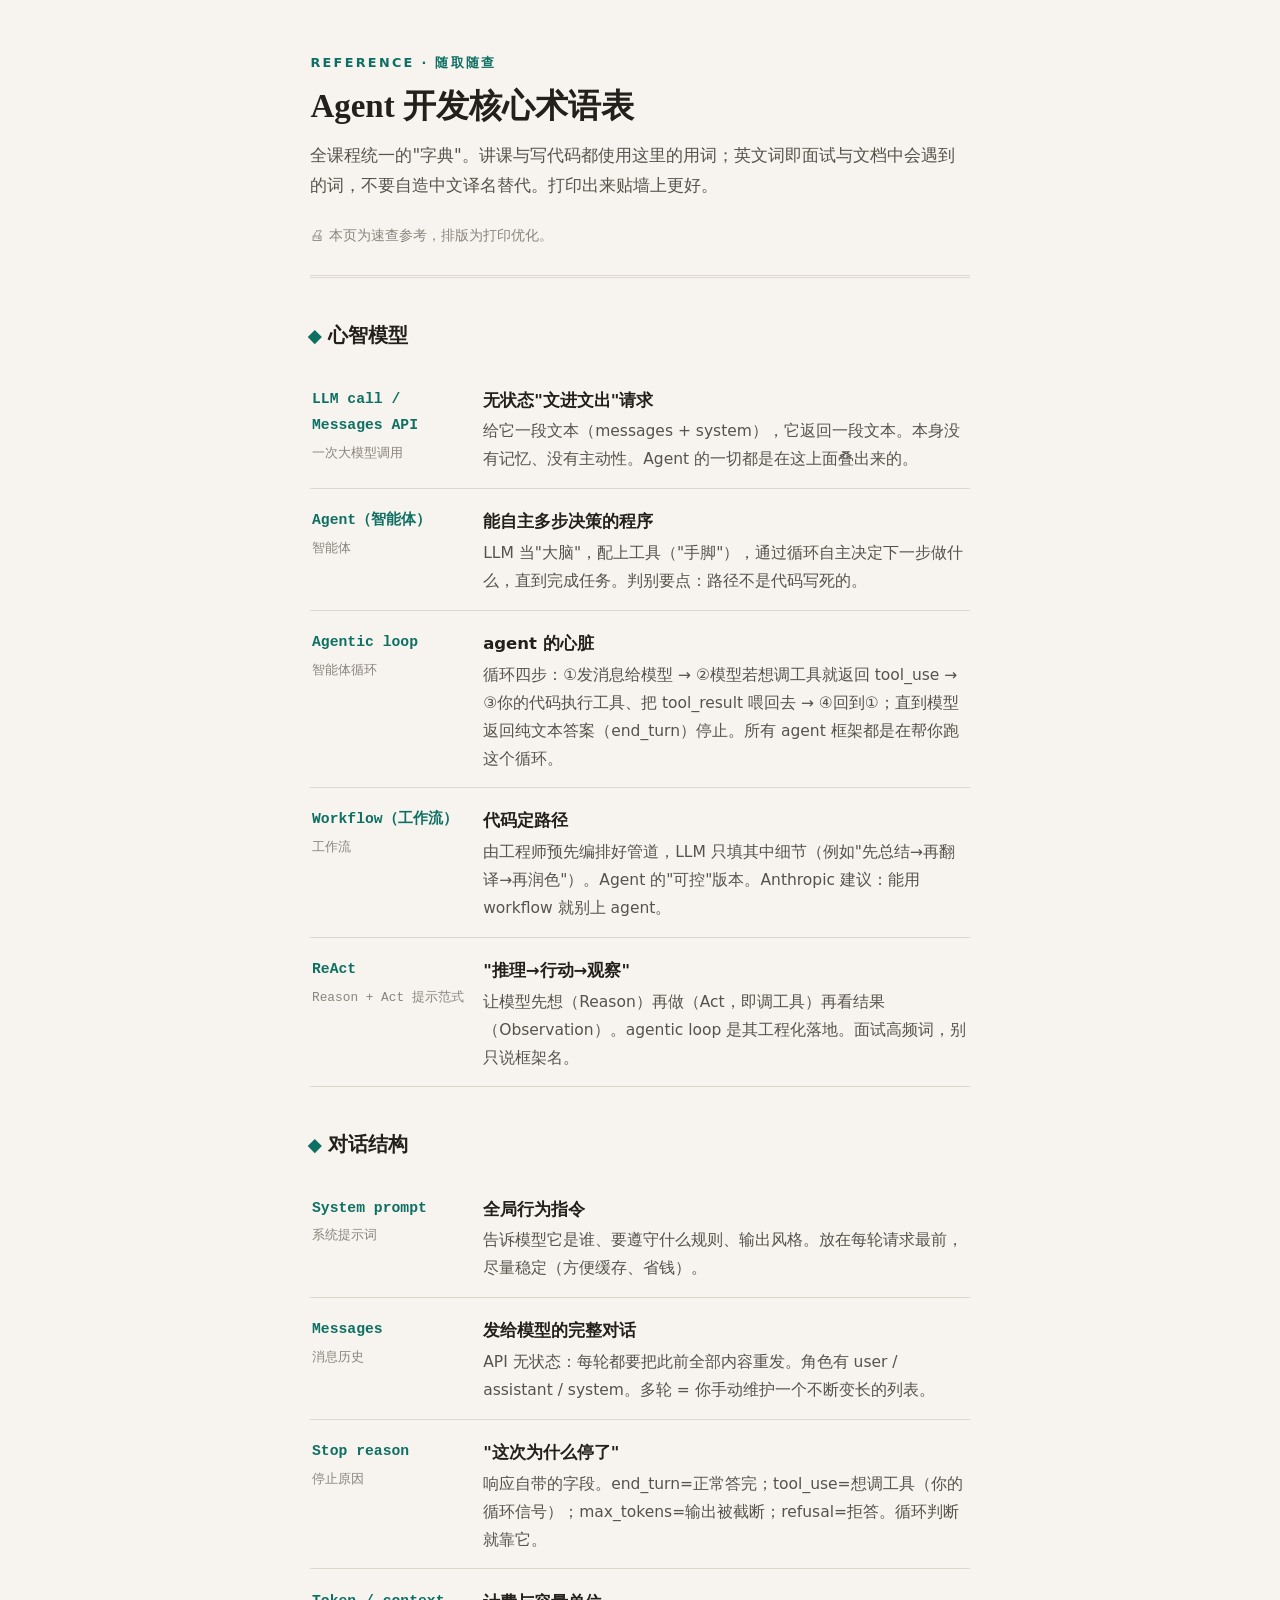
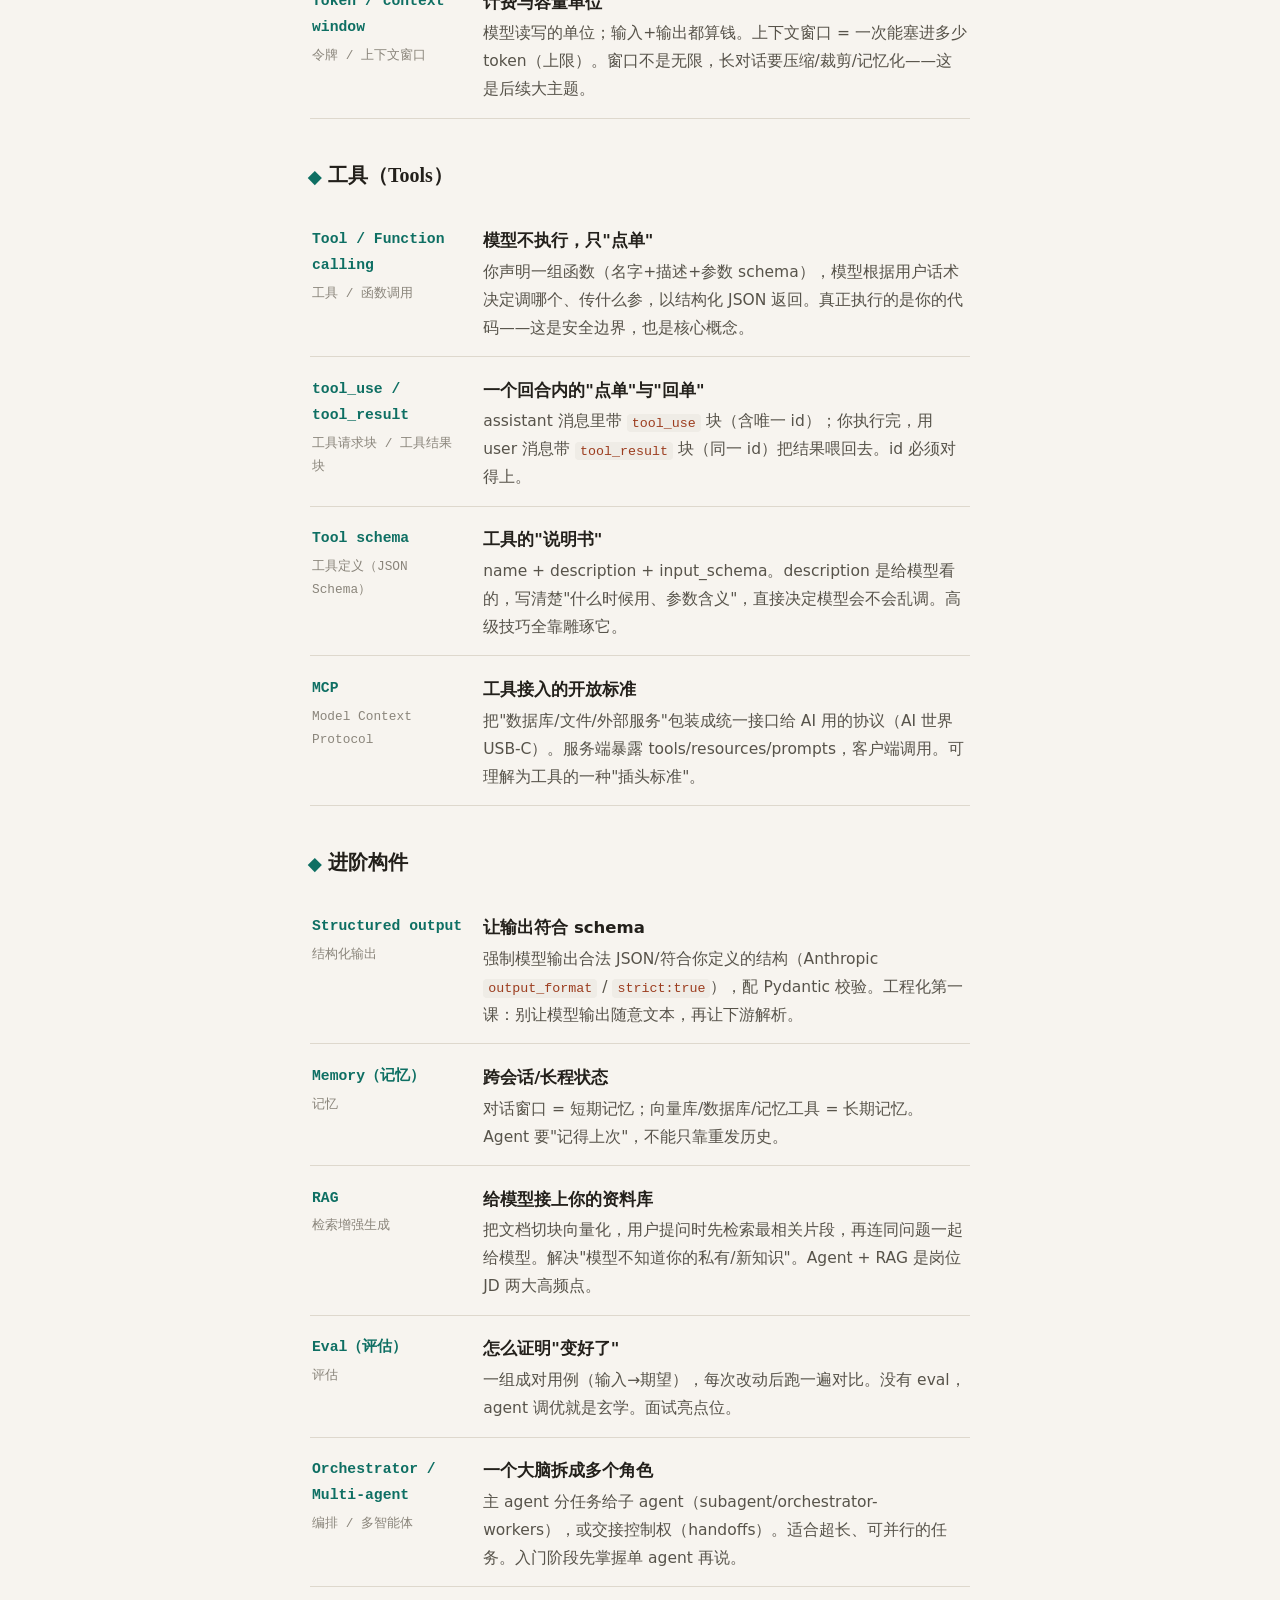
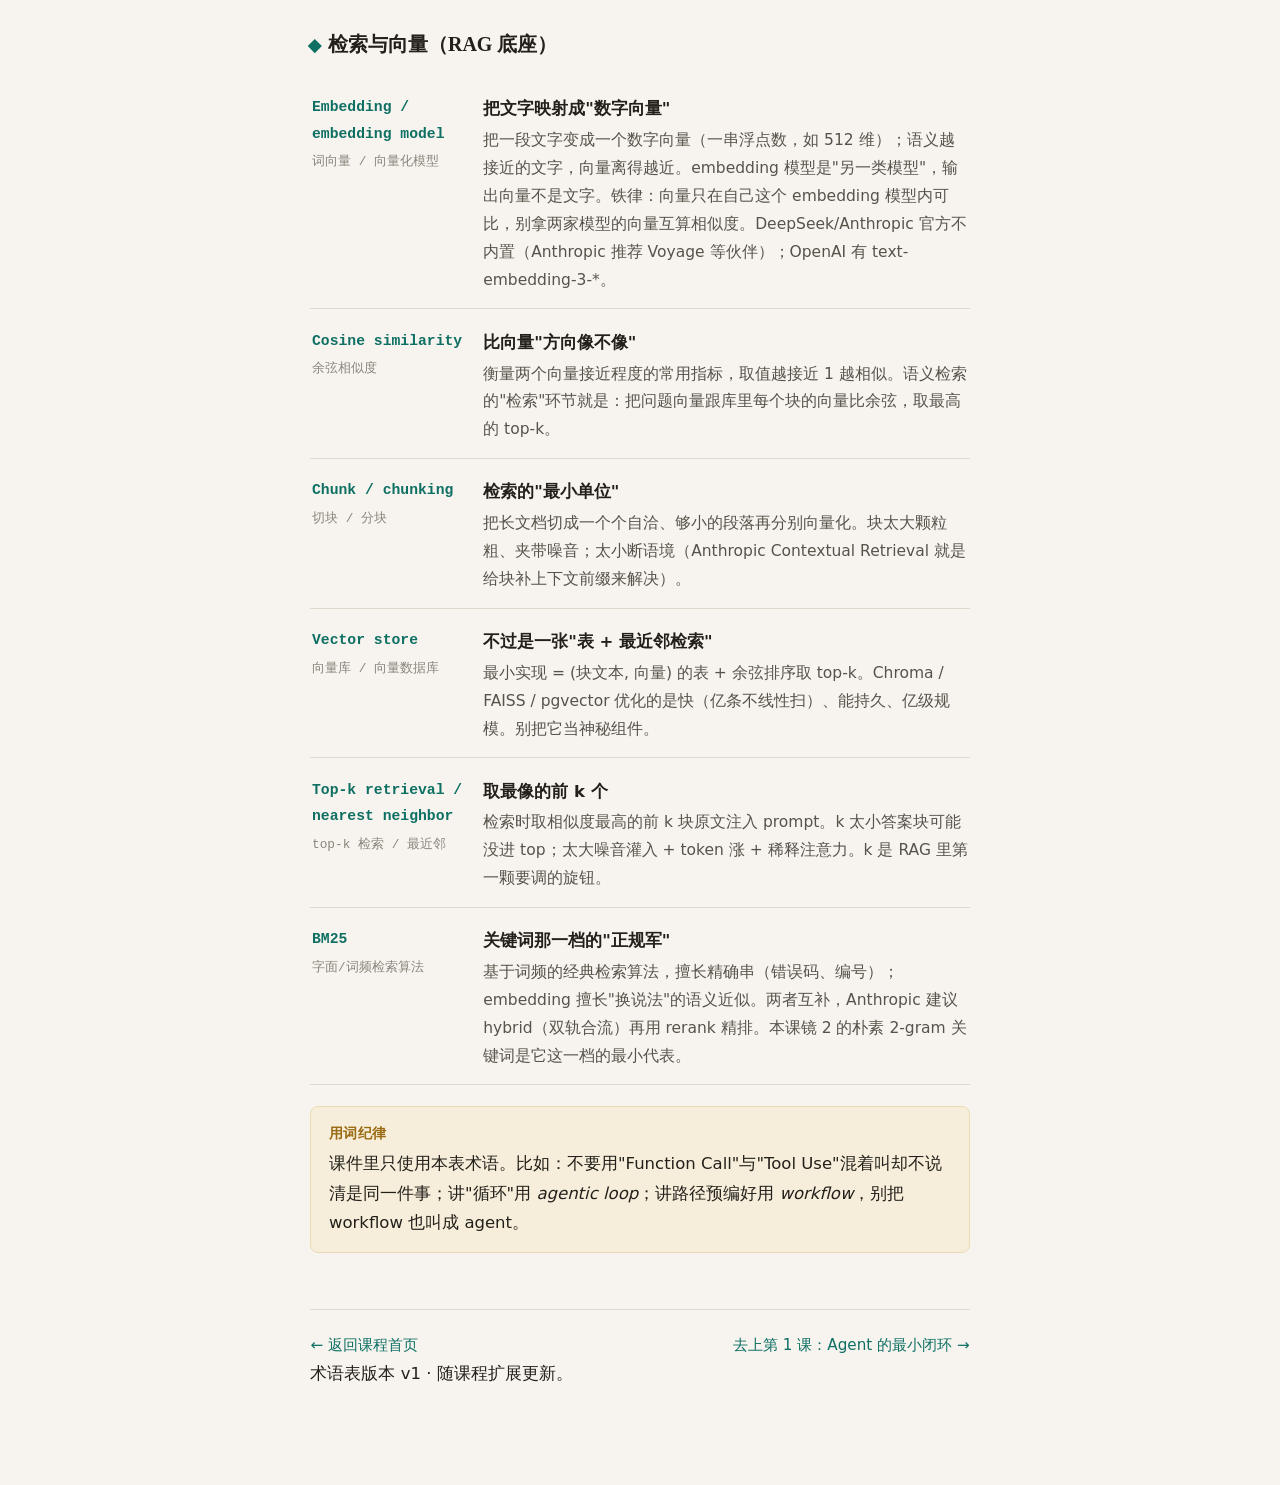
<file: reference/glossary-core-terms.html>
<!DOCTYPE html>
<html lang="zh-CN">
<head>
<meta charset="UTF-8">
<meta name="viewport" content="width=device-width, initial-scale=1.0">
<title>核心术语表 · Agent 开发</title>
<link rel="stylesheet" href="../assets/lesson.css">
<style>
  /* 术语表文档自身的排版微调（版式组件见 lesson.css 的 .gloss） */
  body.ref-page { background: var(--paper); }
  .ref-head { border-bottom: 3px double var(--rule); padding-bottom: 1rem; margin-bottom: 1.6rem; }
  .ref-head h1 { font-family: var(--serif); margin: 0.2rem 0; }
  .ref-group { margin-top: 1.8rem; }
  .ref-group h2 { border-top: none; margin: 1.6rem 0 0.2rem; font-size: 1.25rem; }
  .ref-group h2::before { width: 0.6rem; height: 0.6rem; margin-right: 0.5rem; }
</style>
</head>
<body class="ref-page">
<div class="lesson">

  <div class="ref-head">
    <div class="lesson-kicker">Reference · 随取随查</div>
    <h1>Agent 开发核心术语表</h1>
    <p class="lesson-sub">全课程统一的"字典"。讲课与写代码都使用这里的用词；英文词即面试与文档中会遇到的词，不要自造中文译名替代。打印出来贴墙上更好。</p>
    <p class="fn">🖨 本页为速查参考，排版为打印优化。</p>
  </div>

  <div class="ref-group">
    <h2>心智模型</h2>
    <ul class="gloss">
      <li>
        <span class="en">LLM call / Messages API<span class="alt">一次大模型调用</span></span>
        <span class="zh">无状态"文进文出"请求</span>
        <span class="def">给它一段文本（messages + system），它返回一段文本。本身没有记忆、没有主动性。Agent 的一切都是在这上面叠出来的。</span>
      </li>
      <li>
        <span class="en">Agent（智能体）<span class="alt">智能体</span></span>
        <span class="zh">能自主多步决策的程序</span>
        <span class="def">LLM 当"大脑"，配上工具（"手脚"），通过循环自主决定下一步做什么，直到完成任务。判别要点：路径不是代码写死的。</span>
      </li>
      <li>
        <span class="en">Agentic loop<span class="alt">智能体循环</span></span>
        <span class="zh">agent 的心脏</span>
        <span class="def">循环四步：①发消息给模型 → ②模型若想调工具就返回 tool_use → ③你的代码执行工具、把 tool_result 喂回去 → ④回到①；直到模型返回纯文本答案（end_turn）停止。所有 agent 框架都是在帮你跑这个循环。</span>
      </li>
      <li>
        <span class="en">Workflow（工作流）<span class="alt">工作流</span></span>
        <span class="zh">代码定路径</span>
        <span class="def">由工程师预先编排好管道，LLM 只填其中细节（例如"先总结→再翻译→再润色"）。Agent 的"可控"版本。Anthropic 建议：能用 workflow 就别上 agent。</span>
      </li>
      <li>
        <span class="en">ReAct<span class="alt">Reason + Act 提示范式</span></span>
        <span class="zh">"推理→行动→观察"</span>
        <span class="def">让模型先想（Reason）再做（Act，即调工具）再看结果（Observation）。agentic loop 是其工程化落地。面试高频词，别只说框架名。</span>
      </li>
    </ul>
  </div>

  <div class="ref-group">
    <h2>对话结构</h2>
    <ul class="gloss">
      <li>
        <span class="en">System prompt<span class="alt">系统提示词</span></span>
        <span class="zh">全局行为指令</span>
        <span class="def">告诉模型它是谁、要遵守什么规则、输出风格。放在每轮请求最前，尽量稳定（方便缓存、省钱）。</span>
      </li>
      <li>
        <span class="en">Messages<span class="alt">消息历史</span></span>
        <span class="zh">发给模型的完整对话</span>
        <span class="def">API 无状态：每轮都要把此前全部内容重发。角色有 user / assistant / system。多轮 = 你手动维护一个不断变长的列表。</span>
      </li>
      <li>
        <span class="en">Stop reason<span class="alt">停止原因</span></span>
        <span class="zh">"这次为什么停了"</span>
        <span class="def">响应自带的字段。end_turn=正常答完；tool_use=想调工具（你的循环信号）；max_tokens=输出被截断；refusal=拒答。循环判断就靠它。</span>
      </li>
      <li>
        <span class="en">Token / context window<span class="alt">令牌 / 上下文窗口</span></span>
        <span class="zh">计费与容量单位</span>
        <span class="def">模型读写的单位；输入+输出都算钱。上下文窗口 = 一次能塞进多少 token（上限）。窗口不是无限，长对话要压缩/裁剪/记忆化——这是后续大主题。</span>
      </li>
    </ul>
  </div>

  <div class="ref-group">
    <h2>工具（Tools）</h2>
    <ul class="gloss">
      <li>
        <span class="en">Tool / Function calling<span class="alt">工具 / 函数调用</span></span>
        <span class="zh">模型不执行，只"点单"</span>
        <span class="def">你声明一组函数（名字+描述+参数 schema），模型根据用户话术决定调哪个、传什么参，以结构化 JSON 返回。真正执行的是你的代码——这是安全边界，也是核心概念。</span>
      </li>
      <li>
        <span class="en">tool_use / tool_result<span class="alt">工具请求块 / 工具结果块</span></span>
        <span class="zh">一个回合内的"点单"与"回单"</span>
        <span class="def">assistant 消息里带 <code>tool_use</code> 块（含唯一 id）；你执行完，用 user 消息带 <code>tool_result</code> 块（同一 id）把结果喂回去。id 必须对得上。</span>
      </li>
      <li>
        <span class="en">Tool schema<span class="alt">工具定义（JSON Schema）</span></span>
        <span class="zh">工具的"说明书"</span>
        <span class="def">name + description + input_schema。description 是给模型看的，写清楚"什么时候用、参数含义"，直接决定模型会不会乱调。高级技巧全靠雕琢它。</span>
      </li>
      <li>
        <span class="en">MCP<span class="alt">Model Context Protocol</span></span>
        <span class="zh">工具接入的开放标准</span>
        <span class="def">把"数据库/文件/外部服务"包装成统一接口给 AI 用的协议（AI 世界 USB-C）。服务端暴露 tools/resources/prompts，客户端调用。可理解为工具的一种"插头标准"。</span>
      </li>
    </ul>
  </div>

  <div class="ref-group">
    <h2>进阶构件</h2>
    <ul class="gloss">
      <li>
        <span class="en">Structured output<span class="alt">结构化输出</span></span>
        <span class="zh">让输出符合 schema</span>
        <span class="def">强制模型输出合法 JSON/符合你定义的结构（Anthropic <code>output_format</code> / <code>strict:true</code>），配 Pydantic 校验。工程化第一课：别让模型输出随意文本，再让下游解析。</span>
      </li>
      <li>
        <span class="en">Memory（记忆）<span class="alt">记忆</span></span>
        <span class="zh">跨会话/长程状态</span>
        <span class="def">对话窗口 = 短期记忆；向量库/数据库/记忆工具 = 长期记忆。Agent 要"记得上次"，不能只靠重发历史。</span>
      </li>
      <li>
        <span class="en">RAG<span class="alt">检索增强生成</span></span>
        <span class="zh">给模型接上你的资料库</span>
        <span class="def">把文档切块向量化，用户提问时先检索最相关片段，再连同问题一起给模型。解决"模型不知道你的私有/新知识"。Agent + RAG 是岗位 JD 两大高频点。</span>
      </li>
      <li>
        <span class="en">Eval（评估）<span class="alt">评估</span></span>
        <span class="zh">怎么证明"变好了"</span>
        <span class="def">一组成对用例（输入→期望），每次改动后跑一遍对比。没有 eval，agent 调优就是玄学。面试亮点位。</span>
      </li>
      <li>
        <span class="en">Orchestrator / Multi-agent<span class="alt">编排 / 多智能体</span></span>
        <span class="zh">一个大脑拆成多个角色</span>
        <span class="def">主 agent 分任务给子 agent（subagent/orchestrator-workers），或交接控制权（handoffs）。适合超长、可并行的任务。入门阶段先掌握单 agent 再说。</span>
      </li>
    </ul>
  </div>

  <div class="ref-group">
    <h2>检索与向量（RAG 底座）</h2>
    <ul class="gloss">
      <li>
        <span class="en">Embedding / embedding model<span class="alt">词向量 / 向量化模型</span></span>
        <span class="zh">把文字映射成"数字向量"</span>
        <span class="def">把一段文字变成一个数字向量（一串浮点数，如 512 维）；语义越接近的文字，向量离得越近。embedding 模型是"另一类模型"，输出向量不是文字。铁律：向量只在自己这个 embedding 模型内可比，别拿两家模型的向量互算相似度。DeepSeek/Anthropic 官方不内置（Anthropic 推荐 Voyage 等伙伴）；OpenAI 有 text-embedding-3-*。</span>
      </li>
      <li>
        <span class="en">Cosine similarity<span class="alt">余弦相似度</span></span>
        <span class="zh">比向量"方向像不像"</span>
        <span class="def">衡量两个向量接近程度的常用指标，取值越接近 1 越相似。语义检索的"检索"环节就是：把问题向量跟库里每个块的向量比余弦，取最高的 top-k。</span>
      </li>
      <li>
        <span class="en">Chunk / chunking<span class="alt">切块 / 分块</span></span>
        <span class="zh">检索的"最小单位"</span>
        <span class="def">把长文档切成一个个自洽、够小的段落再分别向量化。块太大颗粒粗、夹带噪音；太小断语境（Anthropic Contextual Retrieval 就是给块补上下文前缀来解决）。</span>
      </li>
      <li>
        <span class="en">Vector store<span class="alt">向量库 / 向量数据库</span></span>
        <span class="zh">不过是一张"表 + 最近邻检索"</span>
        <span class="def">最小实现 = (块文本, 向量) 的表 + 余弦排序取 top-k。Chroma / FAISS / pgvector 优化的是快（亿条不线性扫）、能持久、亿级规模。别把它当神秘组件。</span>
      </li>
      <li>
        <span class="en">Top-k retrieval / nearest neighbor<span class="alt">top-k 检索 / 最近邻</span></span>
        <span class="zh">取最像的前 k 个</span>
        <span class="def">检索时取相似度最高的前 k 块原文注入 prompt。k 太小答案块可能没进 top；太大噪音灌入 + token 涨 + 稀释注意力。k 是 RAG 里第一颗要调的旋钮。</span>
      </li>
      <li>
        <span class="en">BM25<span class="alt">字面/词频检索算法</span></span>
        <span class="zh">关键词那一档的"正规军"</span>
        <span class="def">基于词频的经典检索算法，擅长精确串（错误码、编号）；embedding 擅长"换说法"的语义近似。两者互补，Anthropic 建议 hybrid（双轨合流）再用 rerank 精排。本课镜 2 的朴素 2-gram 关键词是它这一档的最小代表。</span>
      </li>
    </ul>
  </div>

  <div class="callout warn">
    <span class="t">用词纪律</span>
    <p>课件里只使用本表术语。比如：不要用"Function Call"与"Tool Use"混着叫却不说清是同一件事；讲"循环"用 <em>agentic loop</em>；讲路径预编好用 <em>workflow</em>，别把 workflow 也叫成 agent。</p>
  </div>

  <div class="lesson-nav">
    <a href="../index.html">← 返回课程首页</a>
    <a class="next" href="../lessons/0001-the-agentic-loop.html">去上第 1 课：Agent 的最小闭环 →</a>
  </div>

  <footer class="colophon">术语表版本 v1 · 随课程扩展更新。</footer>
</div>
</body>
</html>
</file>
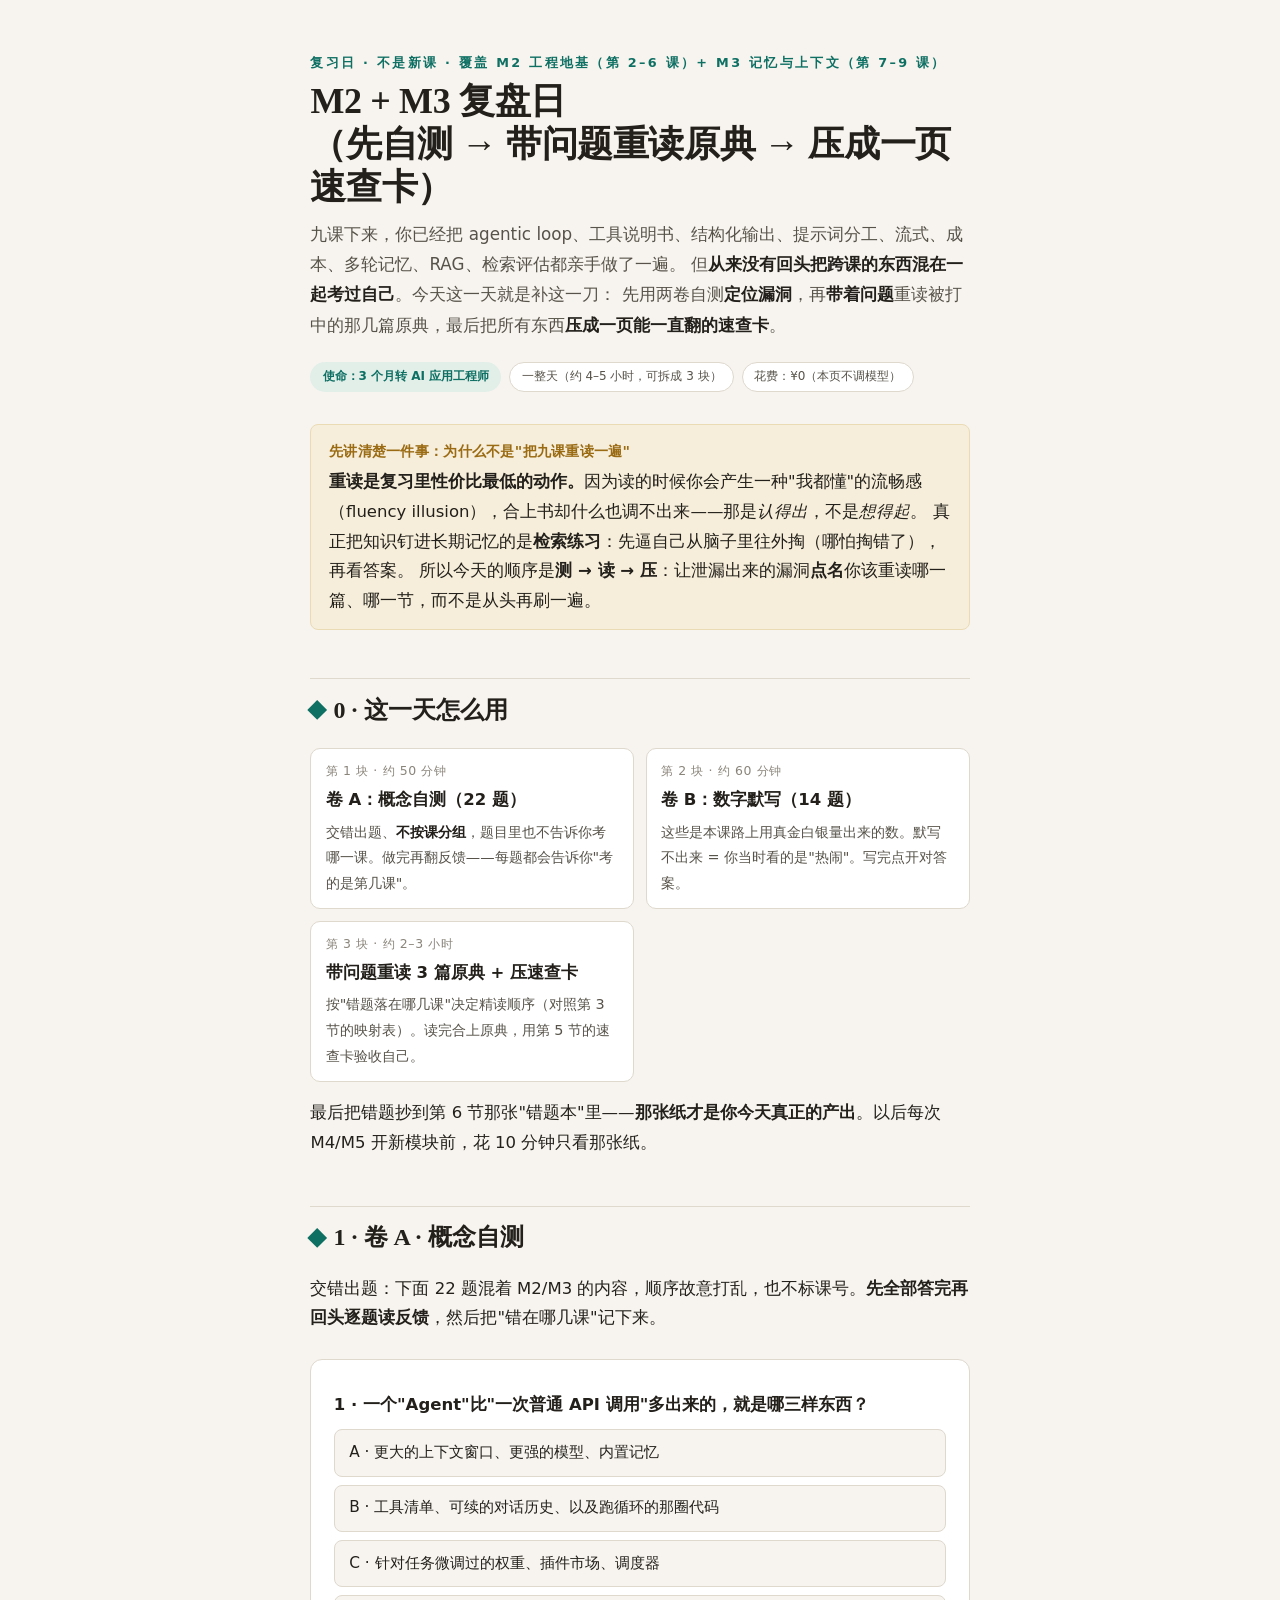
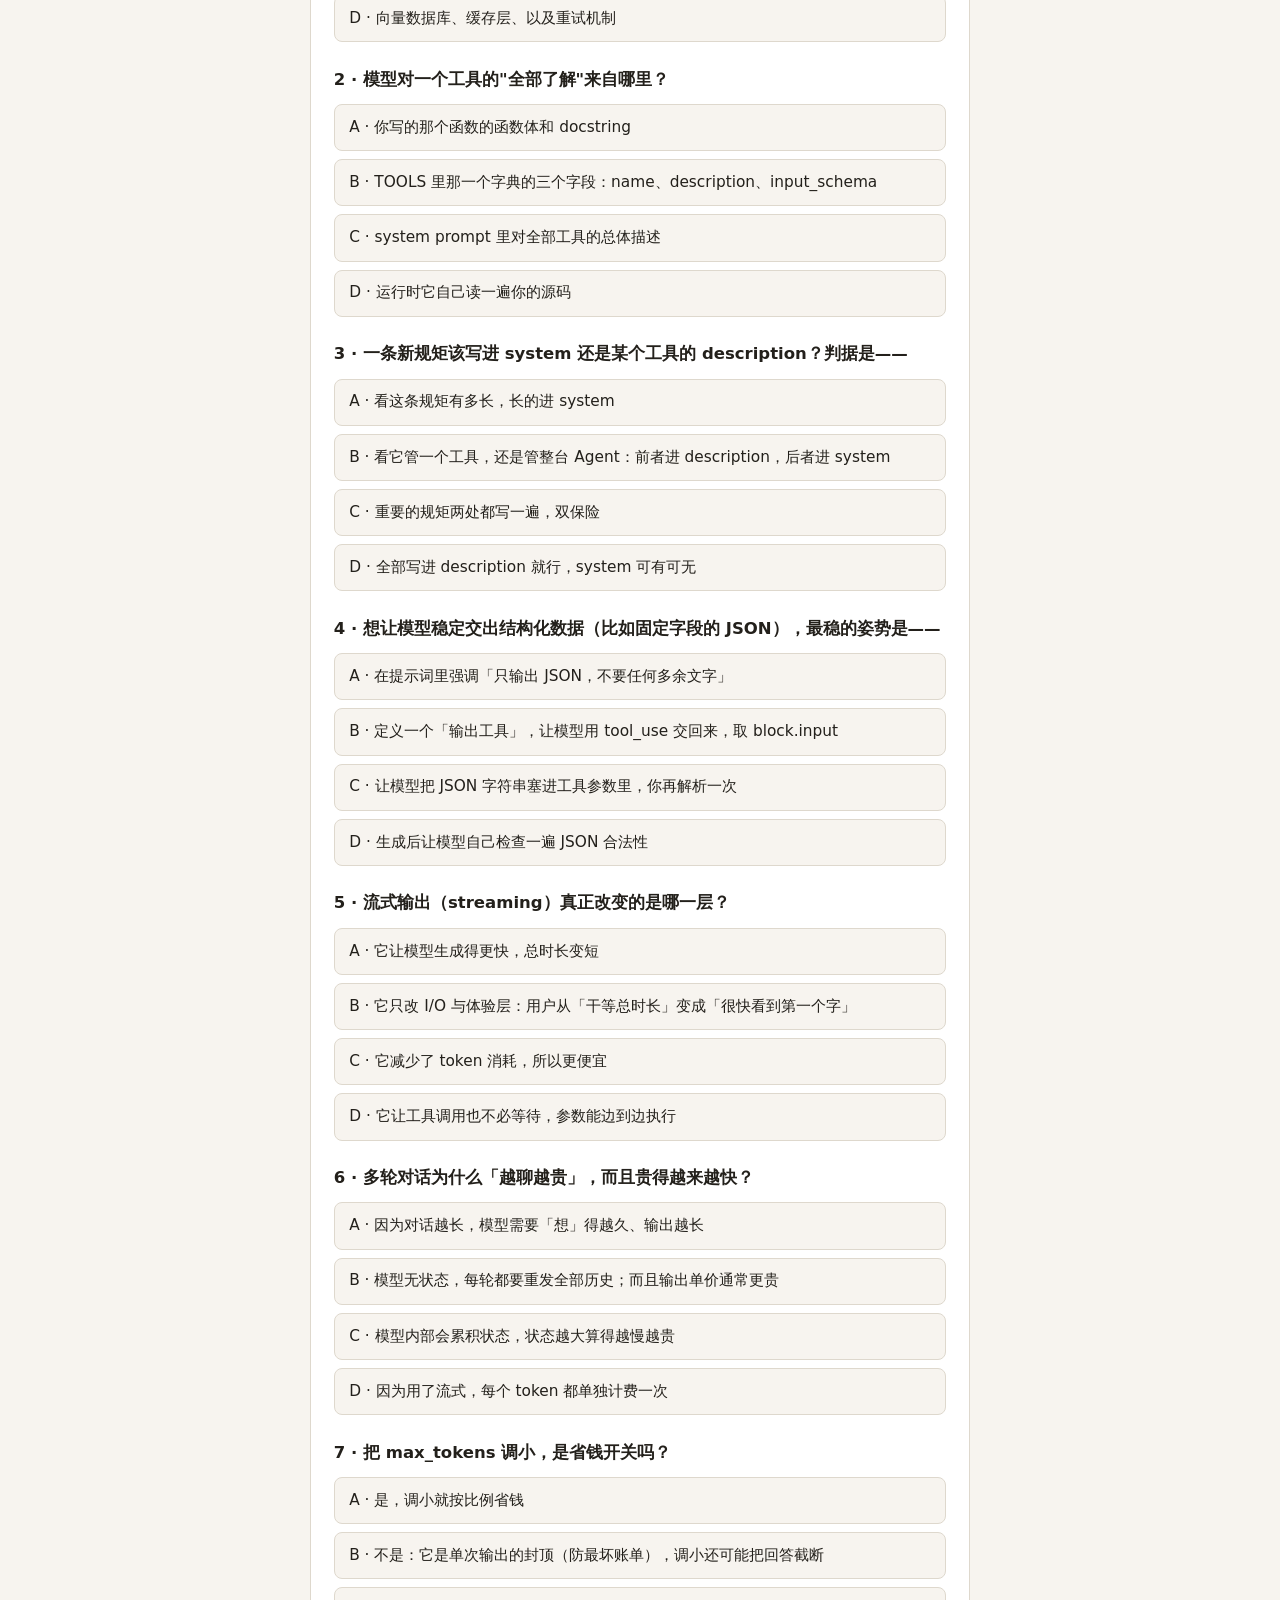
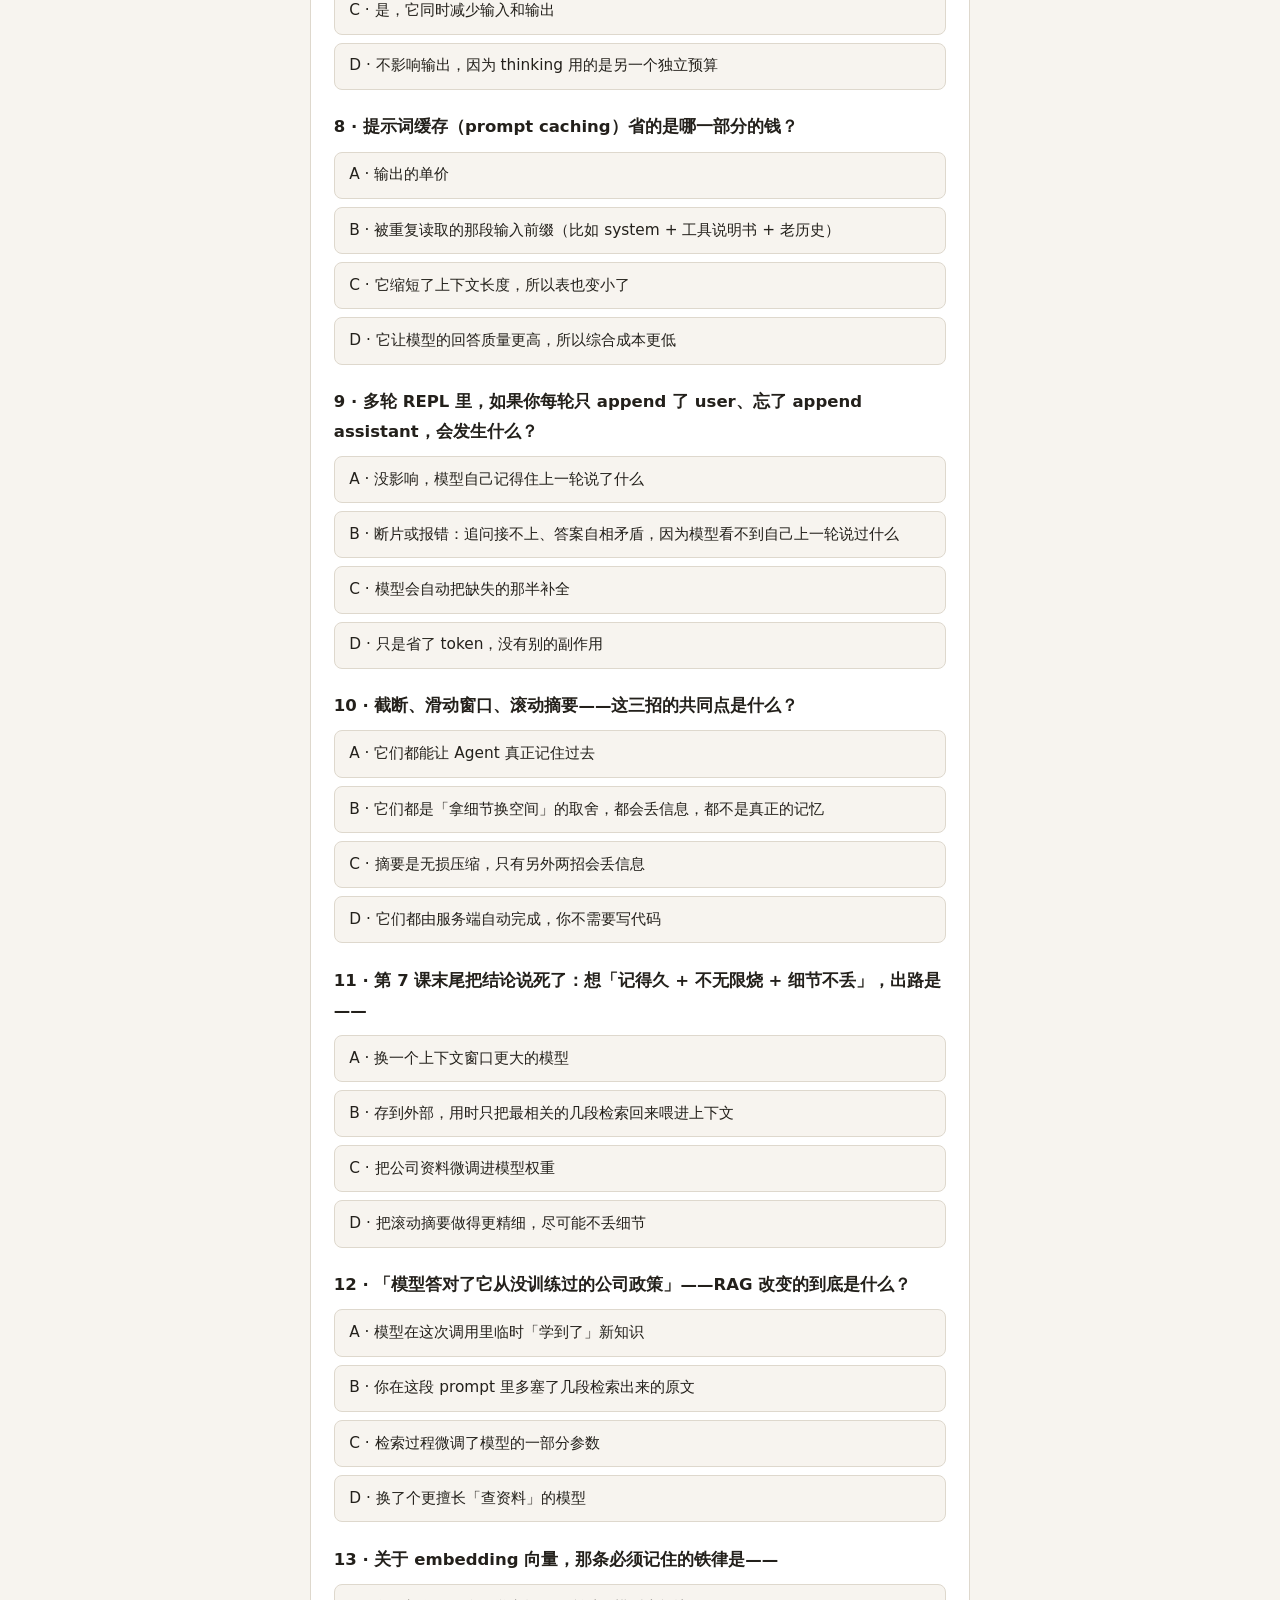
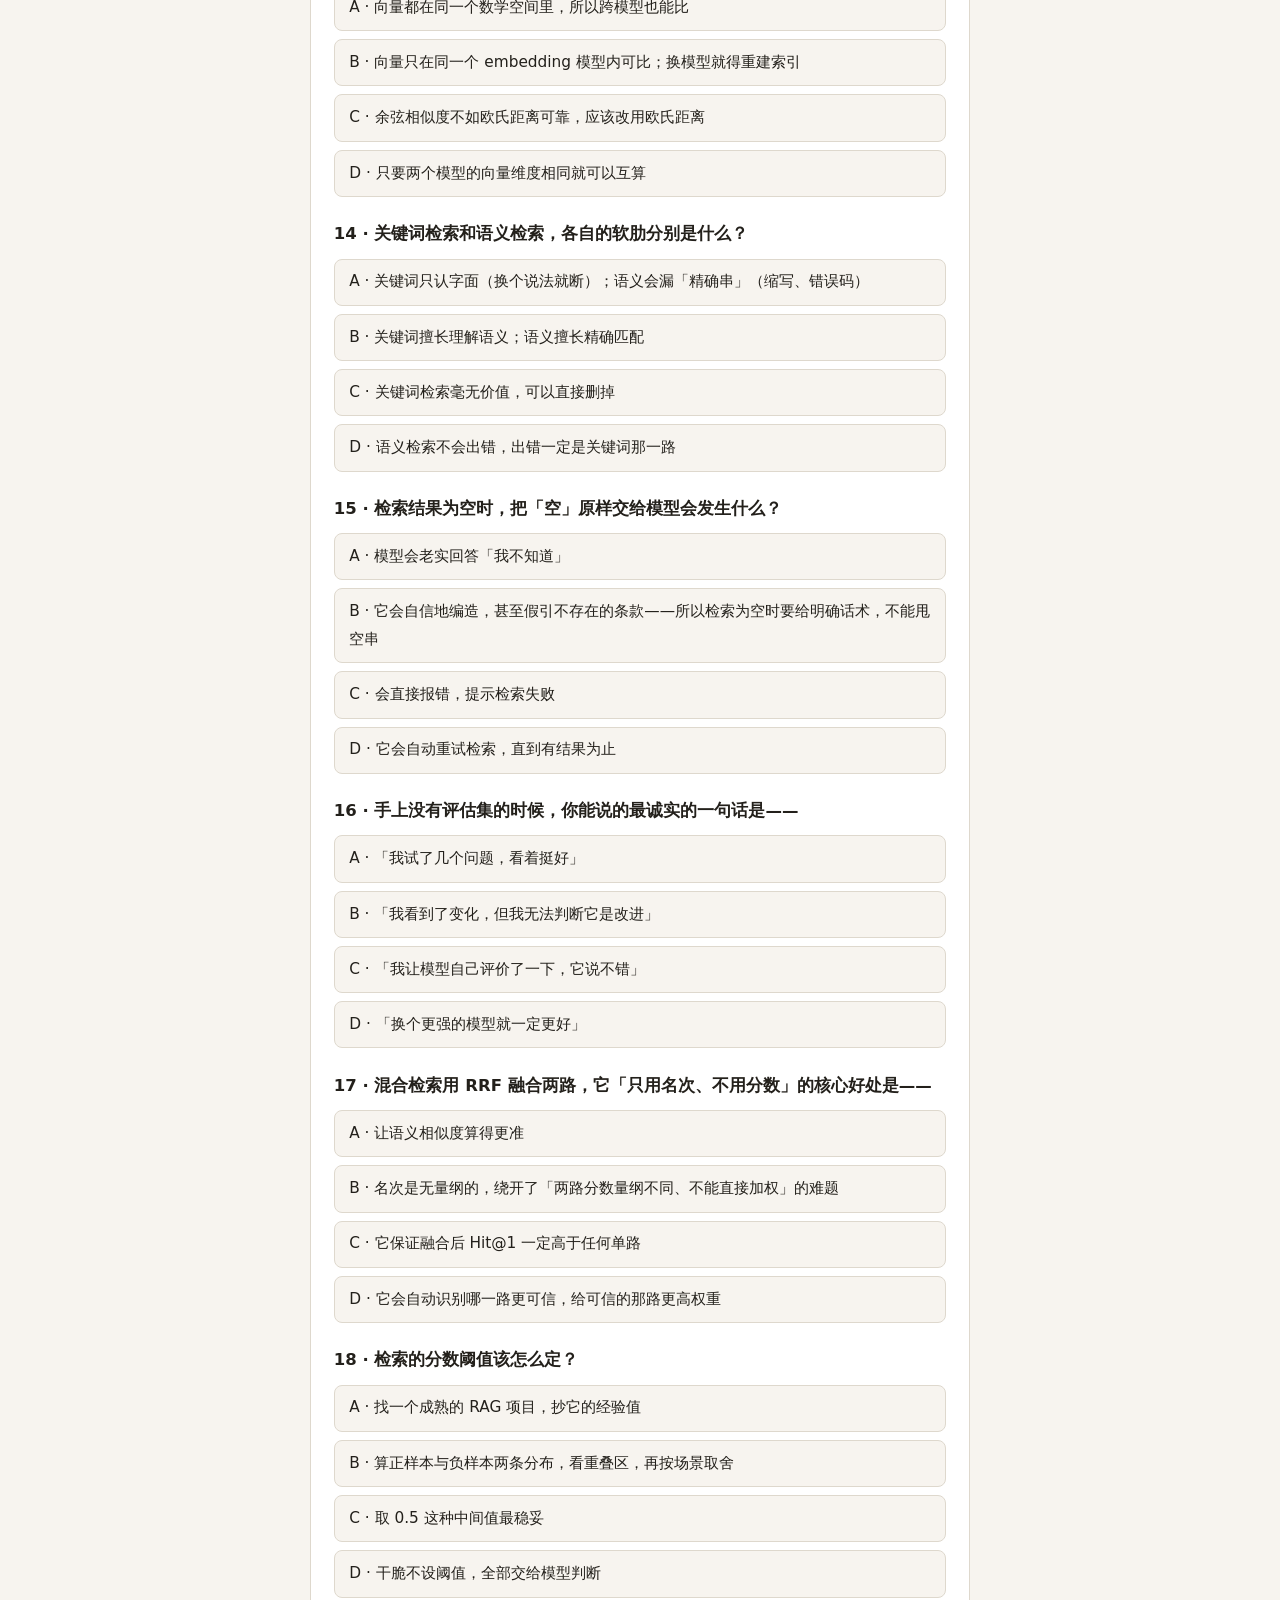
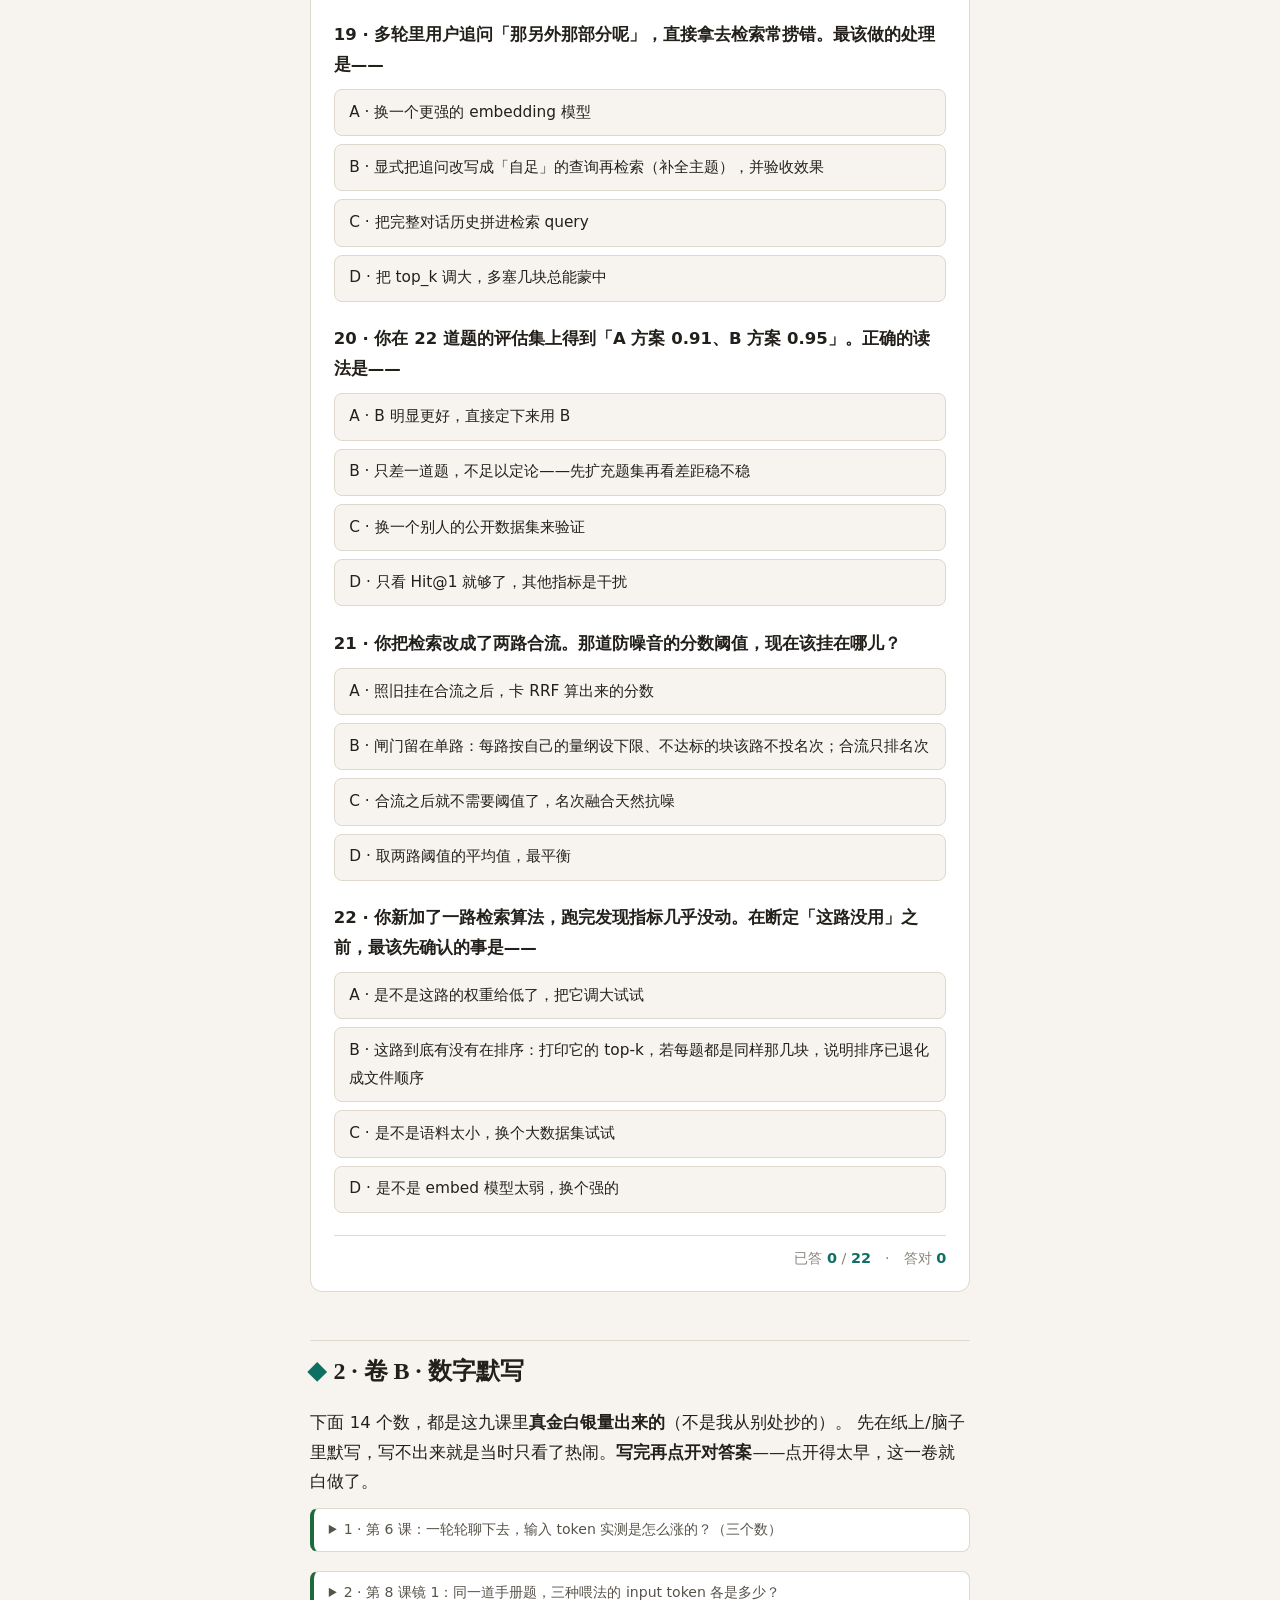
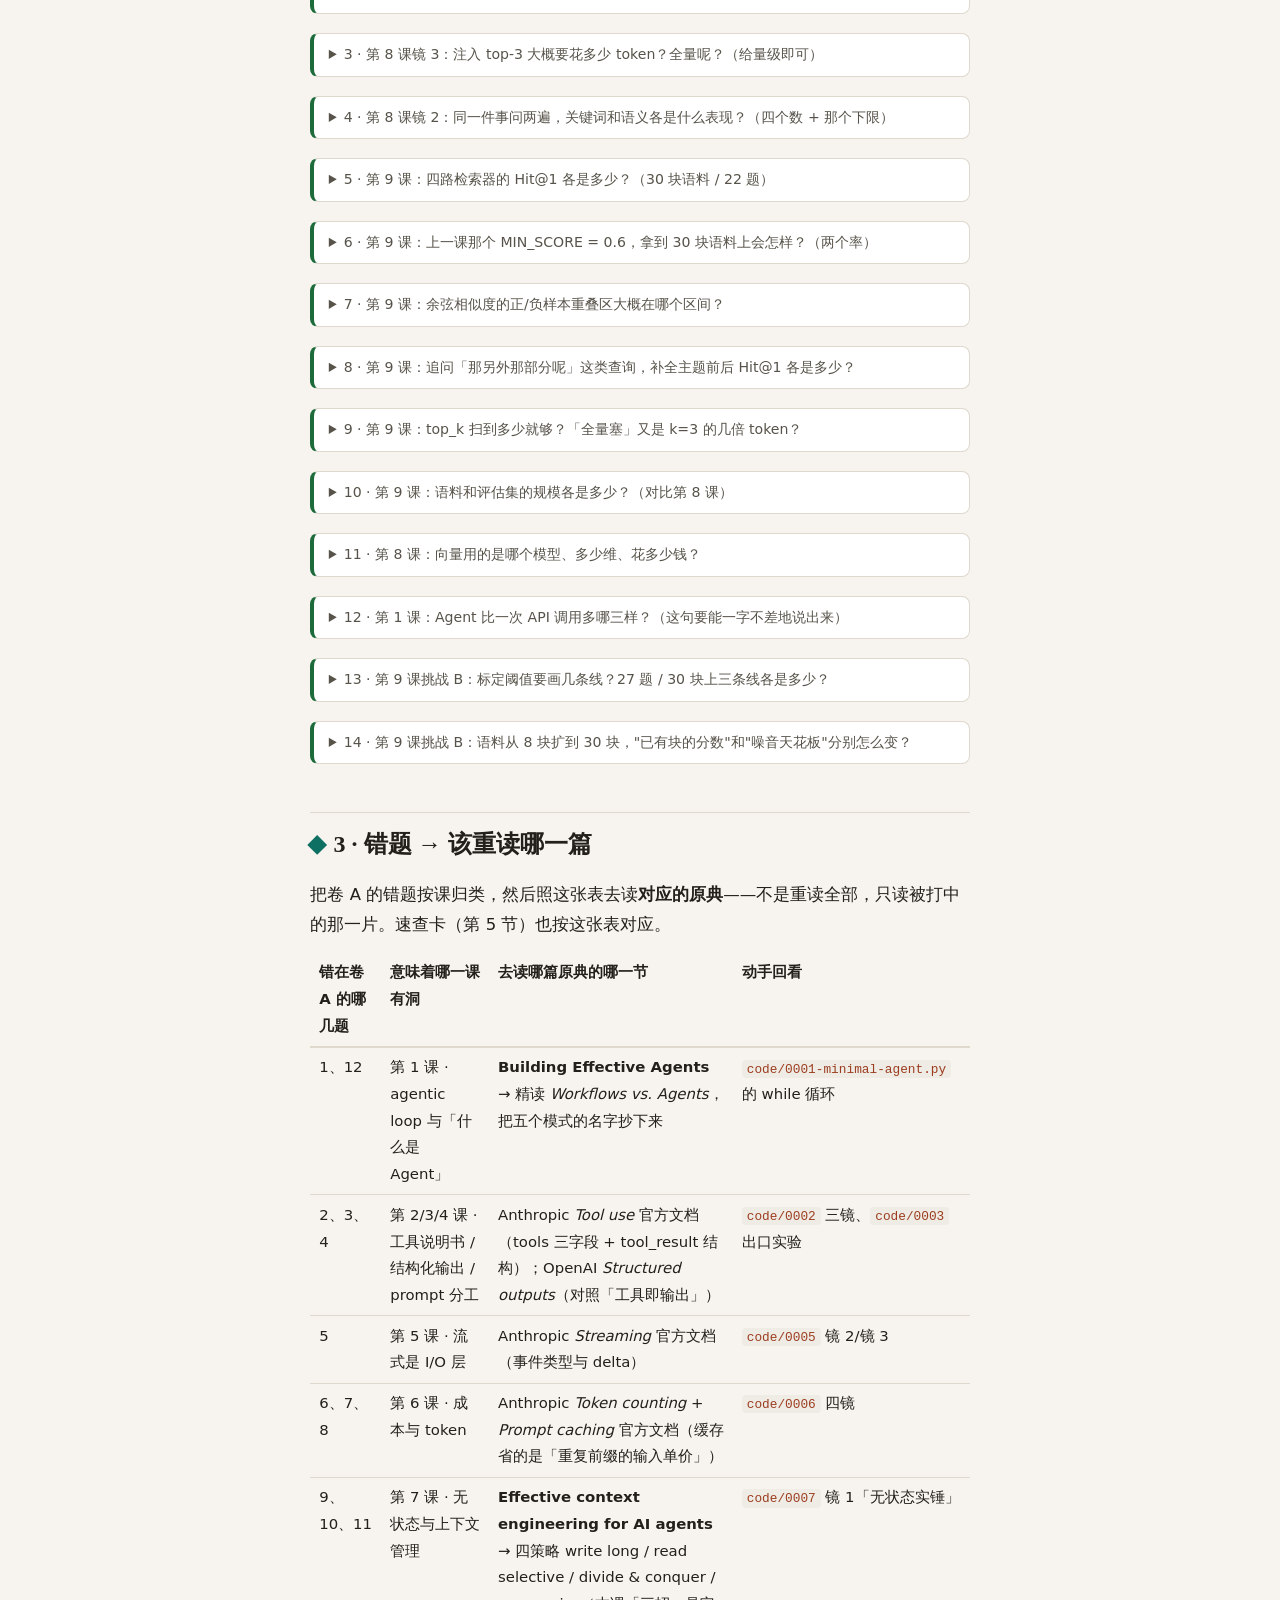
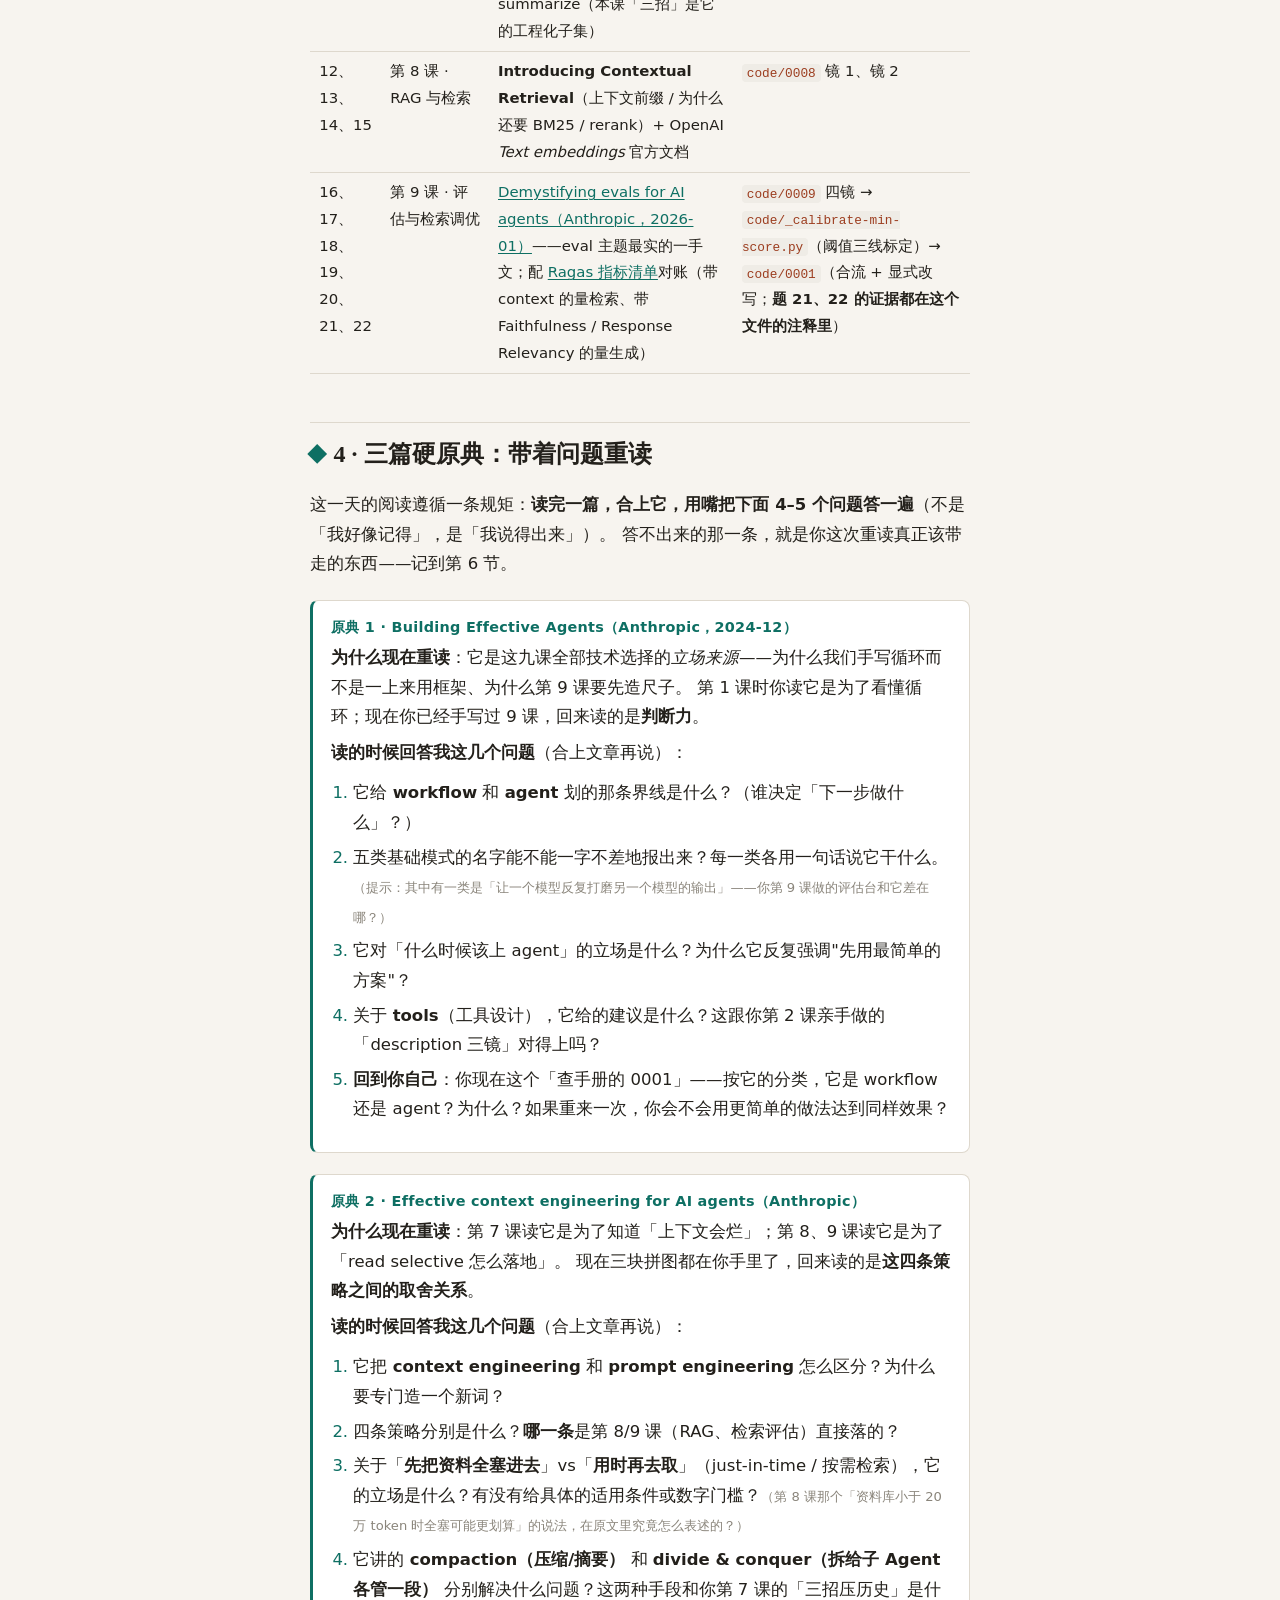
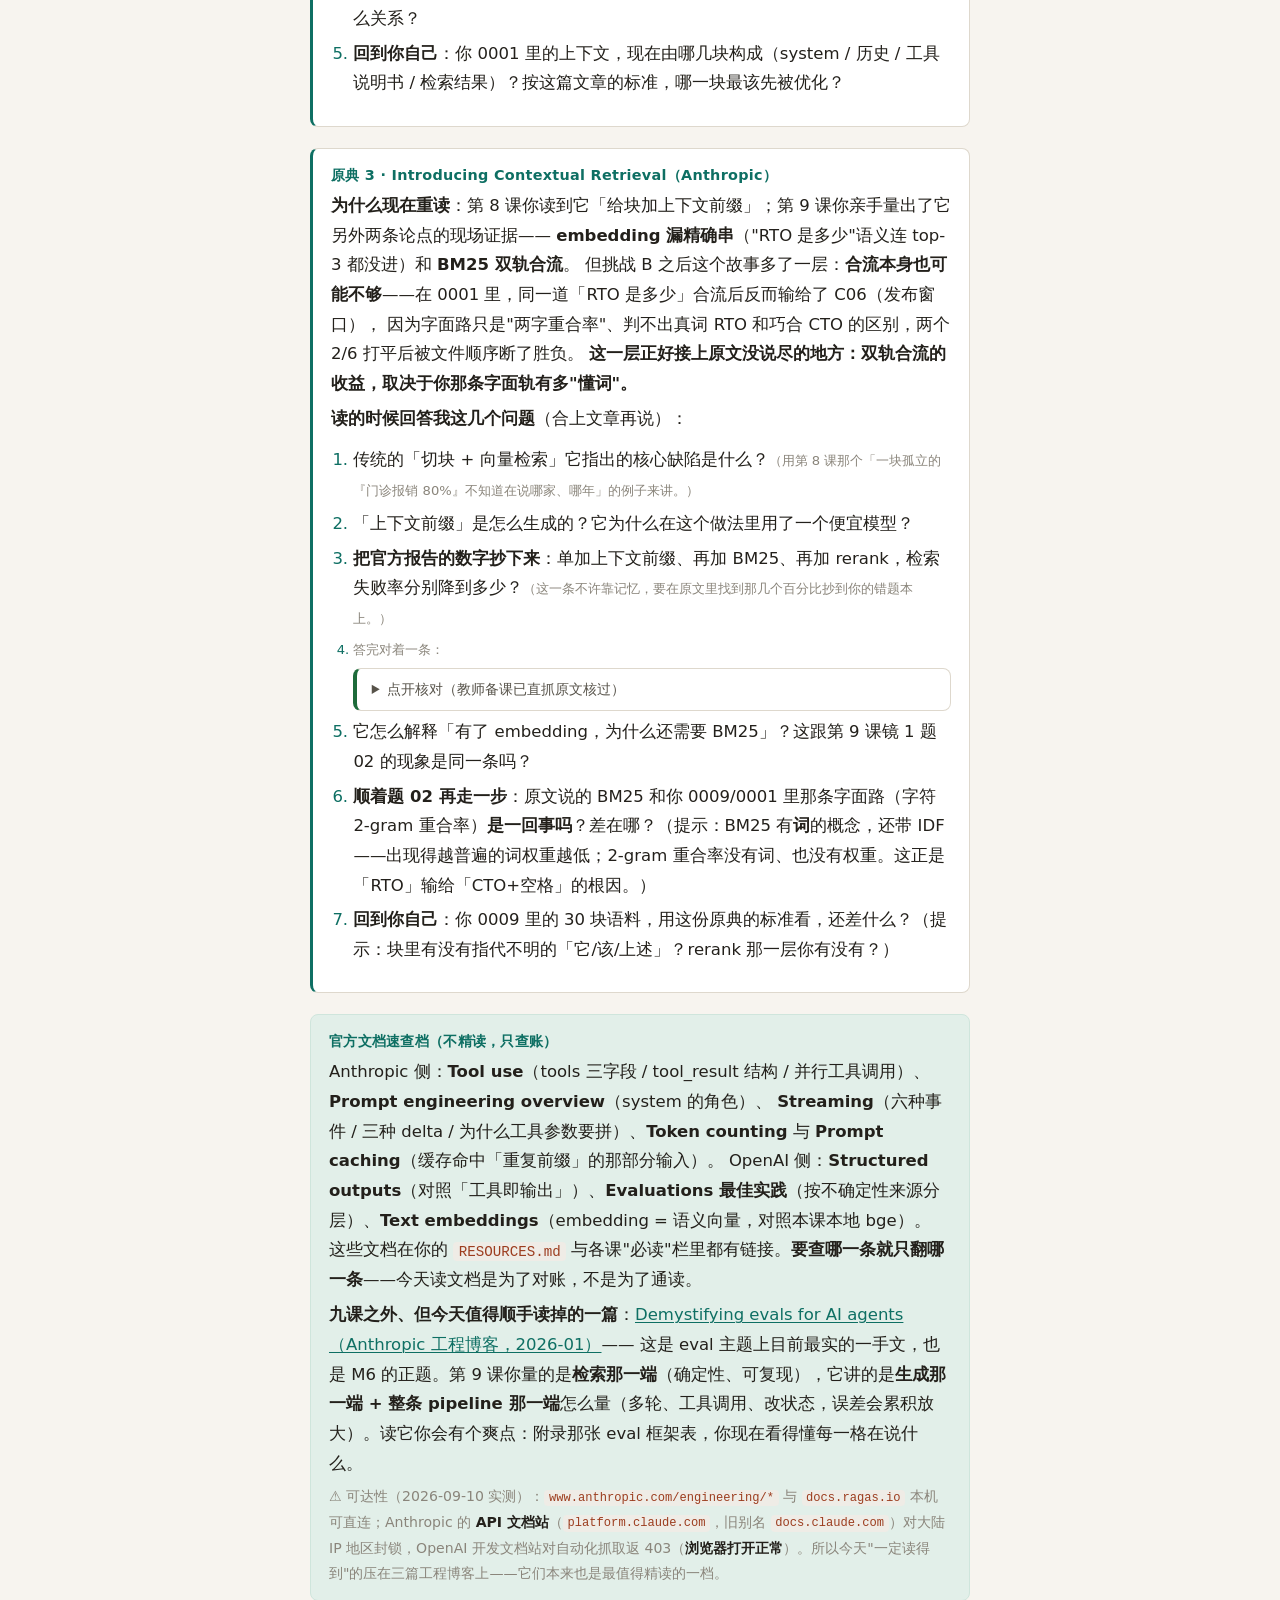
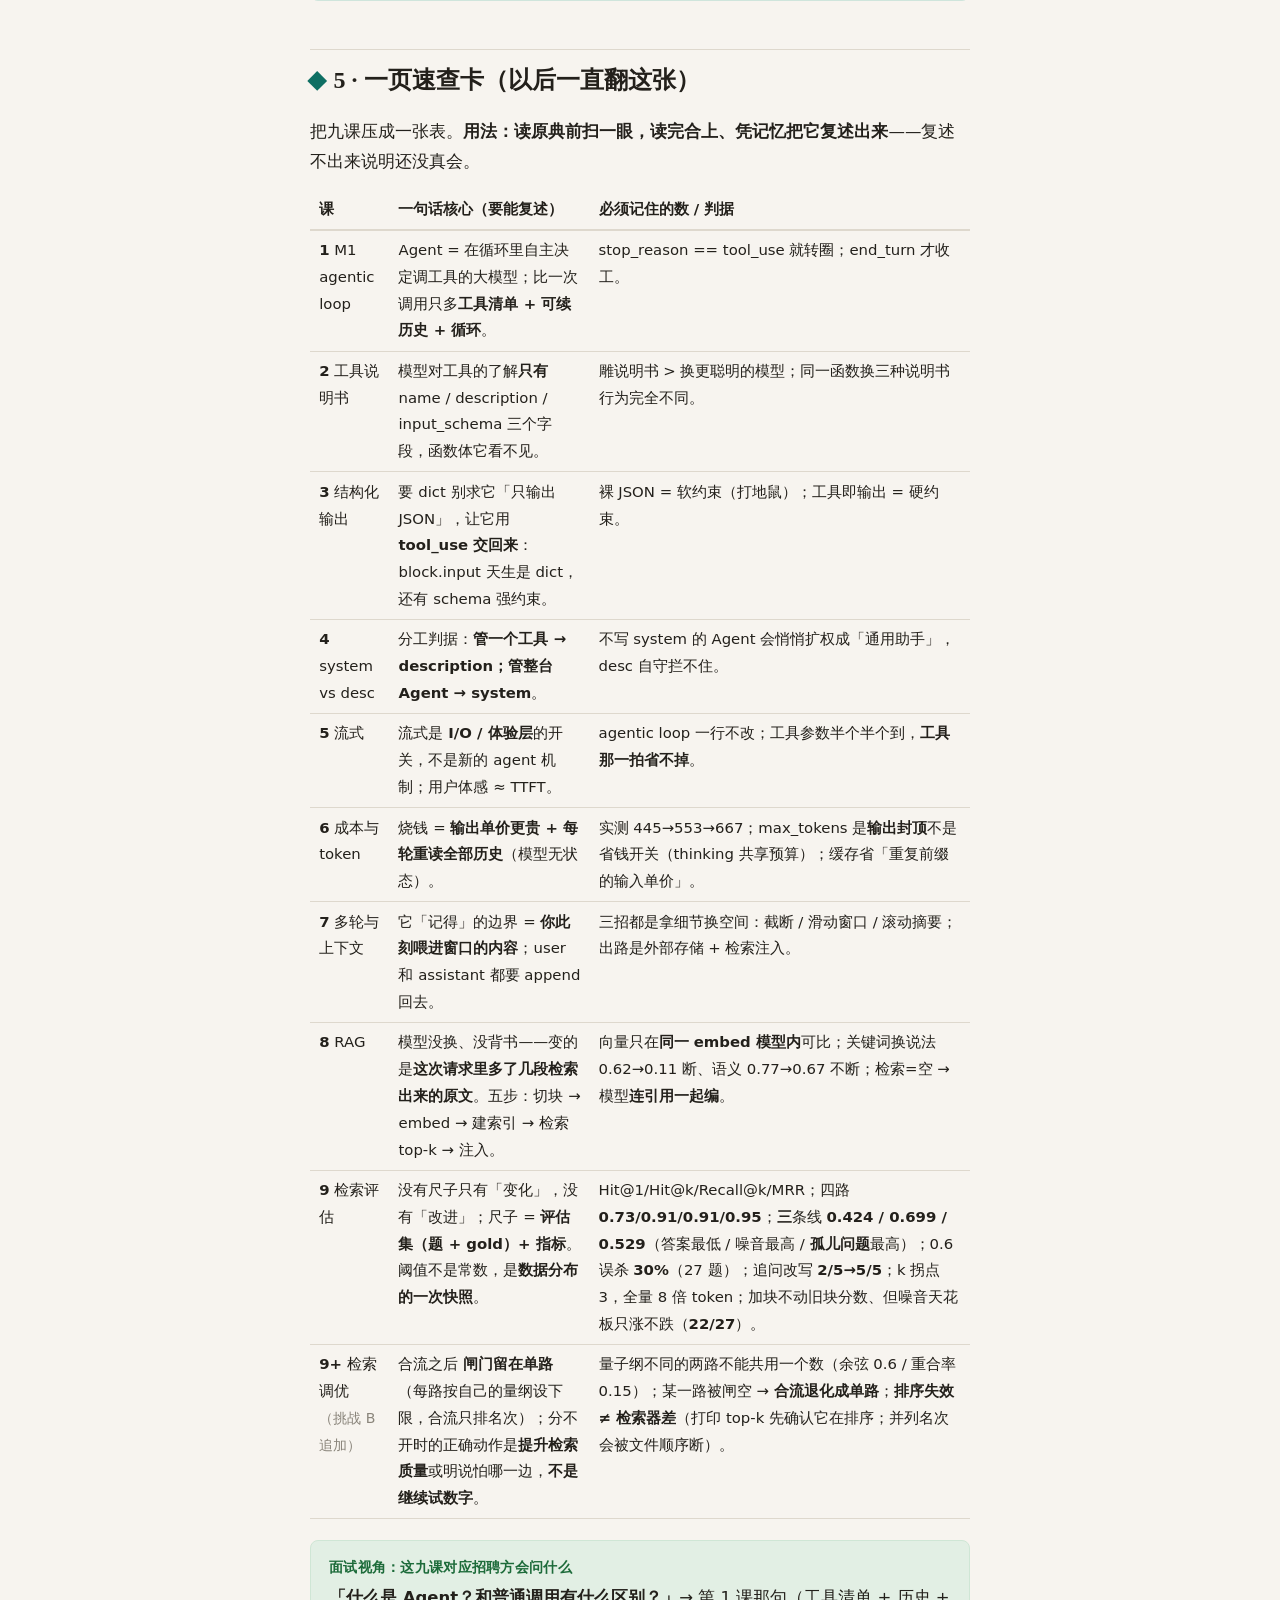
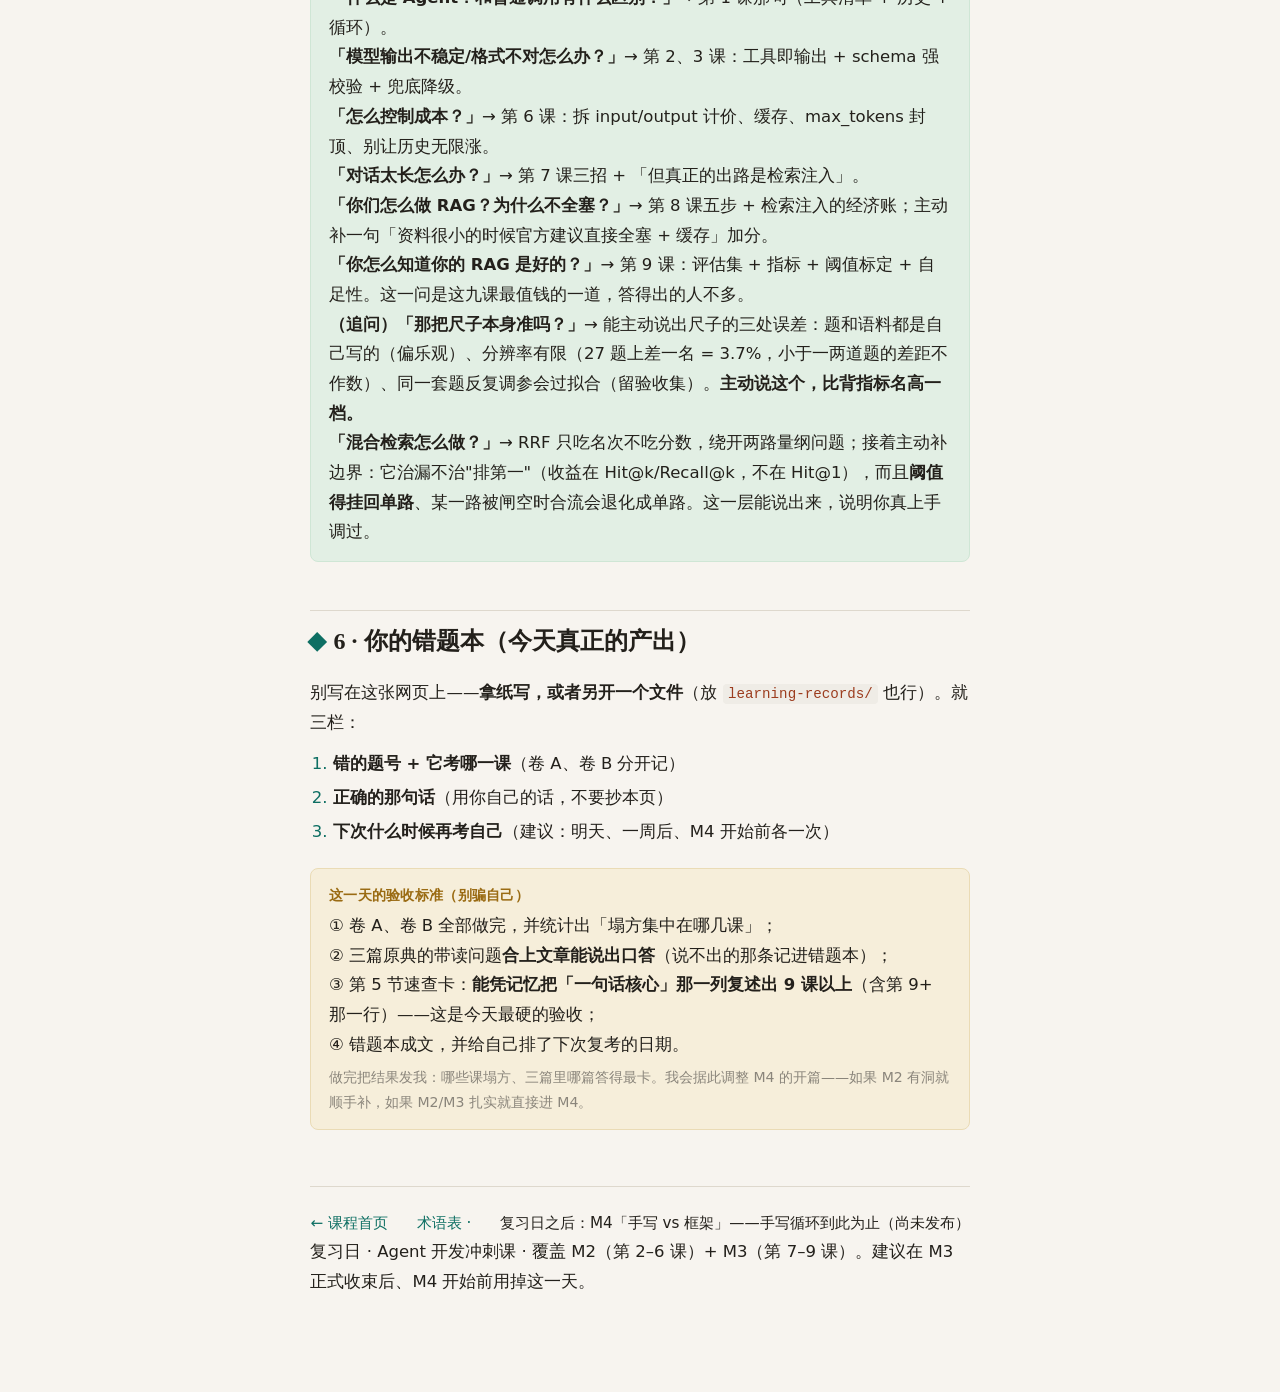
<file: reference/m2-m3-review.html>
<!DOCTYPE html>
<html lang="zh-CN">
<head>
<meta charset="UTF-8">
<meta name="viewport" content="width=device-width, initial-scale=1.0">
<title>复习日 · M2 + M3 复盘（先自测 → 带问题重读 → 压成速查卡）</title>
<link rel="stylesheet" href="../assets/lesson.css">
<style>
  /* 本页独有的小样式：默写题的可折叠答案 + 时间表 */
  details.ans { background: var(--card); border: 1px solid var(--rule); border-left: 4px solid var(--good);
                border-radius: 8px; padding: .5rem .9rem; margin: .4rem 0 1.2rem; }
  details.ans summary { cursor: pointer; font-size: .88rem; color: var(--ink-soft); }
  details.ans[open] summary { margin-bottom: .4rem; }
  .timeline { display: grid; grid-template-columns: repeat(auto-fit, minmax(230px,1fr)); gap: .7rem; margin: 1rem 0; }
  .timeline .slot { background: var(--card); border: 1px solid var(--rule); border-radius: 10px; padding: .7rem .9rem; }
  .timeline .slot .h { font-size: .78rem; color: var(--muted); letter-spacing: .05em; }
  .timeline .slot .t { font-weight: 700; margin: .15rem 0 .3rem; }
  .timeline .slot .d { font-size: .9rem; color: var(--ink-soft); }
  table.cheat { width: 100%; border-collapse: collapse; margin: .8rem 0; font-size: .93rem; }
  table.cheat th, table.cheat td { padding: .4rem .55rem; border-bottom: 1px solid var(--rule); text-align: left; vertical-align: top; }
  table.cheat thead th { border-bottom: 2px solid var(--rule); }
  .qtag { font-size: .82rem; color: var(--muted); }
</style>
</head>
<body>
<div class="lesson">

  <div class="lesson-kicker">复习日 · 不是新课 · 覆盖 M2 工程地基（第 2–6 课）+ M3 记忆与上下文（第 7–9 课）</div>
  <h1 class="lesson-title">M2 + M3 复盘日<br>（先自测 → 带问题重读原典 → 压成一页速查卡）</h1>
  <p class="lesson-sub">
    九课下来，你已经把 agentic loop、工具说明书、结构化输出、提示词分工、流式、成本、多轮记忆、RAG、检索评估都亲手做了一遍。
    但<strong>从来没有回头把跨课的东西混在一起考过自己</strong>。今天这一天就是补这一刀：
    先用两卷自测<strong>定位漏洞</strong>，再<strong>带着问题</strong>重读被打中的那几篇原典，最后把所有东西<strong>压成一页能一直翻的速查卡</strong>。
  </p>

  <div class="lesson-meta">
    <span class="chip mission">使命：3 个月转 AI 应用工程师</span>
    <span class="chip">一整天（约 4–5 小时，可拆成 3 块）</span>
    <span class="chip">花费：¥0（本页不调模型）</span>
  </div>

  <div class="callout warn">
    <span class="t">先讲清楚一件事：为什么不是"把九课重读一遍"</span>
    <p>
      <strong>重读是复习里性价比最低的动作。</strong>因为读的时候你会产生一种"我都懂"的流畅感（fluency illusion），合上书却什么也调不出来——那是<em>认得出</em>，不是<em>想得起</em>。
      真正把知识钉进长期记忆的是<strong>检索练习</strong>：先逼自己从脑子里往外掏（哪怕掏错了），再看答案。
      所以今天的顺序是<strong>测 → 读 → 压</strong>：让泄漏出来的漏洞<strong>点名</strong>你该重读哪一篇、哪一节，而不是从头再刷一遍。
    </p>
  </div>

  <h2 id="how">0 · 这一天怎么用</h2>
  <div class="timeline">
    <div class="slot">
      <div class="h">第 1 块 · 约 50 分钟</div>
      <div class="t">卷 A：概念自测（22 题）</div>
      <div class="d">交错出题、<strong>不按课分组</strong>，题目里也不告诉你考哪一课。做完再翻反馈——每题都会告诉你"考的是第几课"。</div>
    </div>
    <div class="slot">
      <div class="h">第 2 块 · 约 60 分钟</div>
      <div class="t">卷 B：数字默写（14 题）</div>
      <div class="d">这些是本课路上用真金白银量出来的数。默写不出来 = 你当时看的是"热闹"。写完点开对答案。</div>
    </div>
    <div class="slot">
      <div class="h">第 3 块 · 约 2–3 小时</div>
      <div class="t">带问题重读 3 篇原典 + 压速查卡</div>
      <div class="d">按"错题落在哪几课"决定精读顺序（对照第 3 节的映射表）。读完合上原典，用第 5 节的速查卡验收自己。</div>
    </div>
  </div>
  <p>
    最后把错题抄到第 6 节那张"错题本"里——<strong>那张纸才是你今天真正的产出</strong>。以后每次 M4/M5 开新模块前，花 10 分钟只看那张纸。
  </p>

  <h2 id="paper-a">1 · 卷 A · 概念自测</h2>
  <p>交错出题：下面 22 题混着 M2/M3 的内容，顺序故意打乱，也不标课号。<strong>先全部答完再回头逐题读反馈</strong>，然后把"错在哪几课"记下来。</p>

  <div class="quiz">
    <div class="q">
      <p class="q-text">1 · 一个"Agent"比"一次普通 API 调用"多出来的，就是哪三样东西？</p>
      <div class="opts">
        <button class="opt" data-correct="false" data-explain="【第 1 课】记忆并不来自模型内部：模型是无状态函数，Agent 的「记忆」是你每轮把历史喂回去。三样里没有「模型自己的记忆」。">A · 更大的上下文窗口、更强的模型、内置记忆</button>
        <button class="opt" data-correct="true" data-explain="【第 1 课】Anthropic 的原话是 an LLM using tools to perform a task in a loop。比一次调用多的就是：工具清单（tools）+ 可续历史（messages）+ 循环（stop_reason 那一圈）。">B · 工具清单、可续的对话历史、以及跑循环的那圈代码</button>
        <button class="opt" data-correct="false" data-explain="【第 1 课】微调不是 Agent 的组成要件——M1 讲的就是「先用原生 API 手写一个循环」，跟训练无关。">C · 针对任务微调过的权重、插件市场、调度器</button>
        <button class="opt" data-correct="false" data-explain="【第 1 课】向量库是第 8/9 课才引入的一件可选工具，不是 Agent 的定义成分。">D · 向量数据库、缓存层、以及重试机制</button>
      </div>
    </div>

    <div class="q">
      <p class="q-text">2 · 模型对一个工具的"全部了解"来自哪里？</p>
      <div class="opts">
        <button class="opt" data-correct="false" data-explain="【第 2 课】函数体它一个字都看不到——你写的实现、docstring、注释、日志，模型都看不到。">A · 你写的那个函数的函数体和 docstring</button>
        <button class="opt" data-correct="true" data-explain="【第 2 课】只有三样：name + description + input_schema。想让它「调得准、传得对」，雕的是这三处，不是换更聪明的模型。">B · TOOLS 里那一个字典的三个字段：name、description、input_schema</button>
        <button class="opt" data-correct="false" data-explain="【第 2 课】system 管的是「整台 Agent 的章程」，不是某个工具的参数细节；工具的参数细节必须写进那个工具自己的 schema。">C · system prompt 里对全部工具的总体描述</button>
        <button class="opt" data-correct="false" data-explain="【第 2 课】模型不会去「读你的代码」。它只见说明书——这正是第 2 课三镜演给你看的东西（同一函数换三种说明书，行为完全不同）。">D · 运行时它自己读一遍你的源码</button>
      </div>
    </div>

    <div class="q">
      <p class="q-text">3 · 一条新规矩该写进 system 还是某个工具的 description？判据是——</p>
      <div class="opts">
        <button class="opt" data-correct="false" data-explain="【第 4 课】长短不是判据。很长的全局章程照样写 system，很短的工具参数说明照样写 schema。">A · 看这条规矩有多长，长的进 system</button>
        <button class="opt" data-correct="true" data-explain="【第 4 课】判据是「它管多大范围」：只管一个工具该不该被调、参数怎么填 → 写那个工具的 description/schema（第 2 课那条「白名单兜得住域外、兜不住域内语义错」也是同一层）；管整台 Agent 的身份、边界、跨工具取舍 → 写 system。">B · 看它管一个工具，还是管整台 Agent：前者进 description，后者进 system</button>
        <button class="opt" data-correct="false" data-explain="【第 4 课】两处都写会造成冲突和冗余，不是「保险」。该由哪一层负责就写在哪一层，另一个地方不重复。">C · 重要的规矩两处都写一遍，双保险</button>
        <button class="opt" data-correct="false" data-explain="【第 4 课】system 与 description 是分工，不是替代。第 4 课实测：不写 system 的天气助手会扩张成「通用助手」——你给了它联网工具，它就把整个产品变成「能查一切的搜索引擎」，转而去查比特币价格。description 自守拦不住这种域外扩权。">D · 全部写进 description 就行，system 可有可无</button>
      </div>
    </div>

    <div class="q">
      <p class="q-text">4 · 想让模型稳定交出结构化数据（比如固定字段的 JSON），最稳的姿势是——</p>
      <div class="opts">
        <button class="opt" data-correct="false" data-explain="【第 3 课】「只输出 JSON、不要加解释」这种是软约束：模型大部分时候守规矩，但一破例你就得打补丁，像打地鼠。">A · 在提示词里强调「只输出 JSON，不要任何多余文字」</button>
        <button class="opt" data-correct="true" data-explain="【第 3 课】工具即输出：定义一个「输出工具」，让模型用 tool_use 把答案交回来——你从 block.input 拿到的天生是 dict，还被 input_schema（required / enum / 类型）约束。tool_use 本来就是免费的结构化输出。">B · 定义一个「输出工具」，让模型用 tool_use 交回来，取 block.input</button>
        <button class="opt" data-correct="false" data-explain="【第 3 课】把 JSON 当字符串嵌在 tool_result 里，等于把解析问题原样搬了个地方，没有拿到任何强约束。">C · 让模型把 JSON 字符串塞进工具参数里，你再解析一次</button>
        <button class="opt" data-correct="false" data-explain="【第 3 课】让模型自检「我这段 JSON 合法吗」是又贵又不稳的做法；强约束应该来自 schema，不是来自它自查。">D · 生成后让模型自己检查一遍 JSON 合法性</button>
      </div>
    </div>

    <div class="q">
      <p class="q-text">5 · 流式输出（streaming）真正改变的是哪一层？</p>
      <div class="opts">
        <button class="opt" data-correct="false" data-explain="【第 5 课】模型那边一切照旧：照样「点单（tool_use）+ 说话」，token 照样一个个生成。总时长该是多久还是多久。">A · 它让模型生成得更快，总时长变短</button>
        <button class="opt" data-correct="true" data-explain="【第 5 课】流式是 I/O / 体验层的开关，不是新的 agent 机制——agentic loop 一行都不用改。用户体感 ≈ TTFT（首字时间），而不是总时长。">B · 它只改 I/O 与体验层：用户从「干等总时长」变成「很快看到第一个字」</button>
        <button class="opt" data-correct="false" data-explain="【第 5 课】流式不省 token 也不省钱，输入输出该多少还是多少——它买的是「体感」，不是「成本」。">C · 它减少了 token 消耗，所以更便宜</button>
        <button class="opt" data-correct="false" data-explain="【第 5 课】反直觉实锤：给用户看的那部分文本可以流式，但工具参数是半个半个到的、必须拼完才能解析——所以「工具那一拍」省不掉。">D · 它让工具调用也不必等待，参数能边到边执行</button>
      </div>
    </div>

    <div class="q">
      <p class="q-text">6 · 多轮对话为什么「越聊越贵」，而且贵得越来越快？</p>
      <div class="opts">
        <button class="opt" data-correct="false" data-explain="【第 6 课】不是模型记性变差，是账变了：模型无状态，每一轮都要把【全部历史 + system + 工具说明书】重新发一遍，历史越长每轮 input 越大。">A · 因为对话越长，模型需要「想」得越久、输出越长</button>
        <button class="opt" data-correct="true" data-explain="【第 6 课】两件事叠加：① 每轮都要重读全部历史（第 7 课那条「无状态」的账）；② output 的单价通常明显高于 input。实测三轮 445 → 553 → 667 token，一路涨。">B · 模型无状态，每轮都要重发全部历史；而且输出单价通常更贵</button>
        <button class="opt" data-correct="false" data-explain="【第 6 课】模型每轮都是独立的一次调用，没有「累积状态」这回事——累计的只有你发过去的 messages。">C · 模型内部会累积状态，状态越大算得越慢越贵</button>
        <button class="opt" data-correct="false" data-explain="【第 6 课】流式与否不影响账单；而且第 6 课明确讲过 max_tokens 是「输出上限」，不是省钱开关。">D · 因为用了流式，每个 token 都单独计费一次</button>
      </div>
    </div>

    <div class="q">
      <p class="q-text">7 · 把 max_tokens 调小，是省钱开关吗？</p>
      <div class="opts">
        <button class="opt" data-correct="false" data-explain="【第 6 课】它封的是「单次输出的最坏账单」（防跑飞），不是省钱旋钮。真正省钱的杠杆在别处：缩短历史、命中缓存、别让模型啰嗦。">A · 是，调小就按比例省钱</button>
        <button class="opt" data-correct="true" data-explain="【第 6 课】它是「单次输出的上限」，用来封住最坏账单；调得过小还会把回答截断在半个句子上。注意 thinking 与正文共享这个预算。">B · 不是：它是单次输出的封顶（防最坏账单），调小还可能把回答截断</button>
        <button class="opt" data-correct="false" data-explain="【第 6 课】它限制的是输出侧，input 账单（每轮重读历史那部分）纹丝不动。">C · 是，它同时减少输入和输出</button>
        <button class="opt" data-correct="false" data-explain="【第 6 课】thinking 与正文输出共享同一个 max_tokens 预算——预算被 thinking 吃掉，正文就会被截断，这是实测踩过的坑。">D · 不影响输出，因为 thinking 用的是另一个独立预算</button>
      </div>
    </div>

    <div class="q">
      <p class="q-text">8 · 提示词缓存（prompt caching）省的是哪一部分的钱？</p>
      <div class="opts">
        <button class="opt" data-correct="false" data-explain="【第 6 课】缓存不动输出单价——输出是每次现生成的，缓存不了。">A · 输出的单价</button>
        <button class="opt" data-correct="true" data-explain="【第 6 课】省的是「重复的前缀被重读」那部分输入。多轮对话里 system + 工具说明书 + 前面几轮历史几乎每轮重复，正好命中缓存。">B · 被重复读取的那段输入前缀（比如 system + 工具说明书 + 老历史）</button>
        <button class="opt" data-correct="false" data-explain="【第 6 课】缓存是「少收重读的钱」，不是「少读几个 token」——上下文该多长还是多长，注意力该稀释还是稀释。">C · 它缩短了上下文长度，所以表也变小了</button>
        <button class="opt" data-correct="false" data-explain="【第 6 课】缓存不改变模型回答什么内容；它是计费层的机制，不是生成机制。">D · 它让模型的回答质量更高，所以综合成本更低</button>
      </div>
    </div>

    <div class="q">
      <p class="q-text">9 · 多轮 REPL 里，如果你每轮只 append 了 user、忘了 append assistant，会发生什么？</p>
      <div class="opts">
        <button class="opt" data-correct="false" data-explain="【第 7 课】不是「没影响」：模型看不到自己上一轮说过什么，于是会重复、会自相矛盾，甚至直接报错（消息序列不合法）。">A · 没影响，模型自己记得住上一轮说了什么</button>
        <button class="opt" data-correct="true" data-explain="【第 7 课】模型能「记住」的唯一原因是历史被喂回去。「那北京呢」这类追问之所以接得上，靠的正是上一轮的 assistant 文本还在 messages 里——漏了那半就断片甚至 400。">B · 断片或报错：追问接不上、答案自相矛盾，因为模型看不到自己上一轮说过什么</button>
        <button class="opt" data-correct="false" data-explain="【第 7 课】不会「自动补全」——模型没有跨调用的记忆，也没有「猜我刚才说了啥」的能力。">C · 模型会自动把缺失的那半补全</button>
        <button class="opt" data-correct="false" data-explain="【第 7 课】只省了一点 token，代价是对话直接坏掉——这不是取舍，是 bug。">D · 只是省了 token，没有别的副作用</button>
      </div>
    </div>

    <div class="q">
      <p class="q-text">10 · 截断、滑动窗口、滚动摘要——这三招的共同点是什么？</p>
      <div class="opts">
        <button class="opt" data-correct="false" data-explain="【第 7 课】它们都不是「记忆」：记忆是外部存储 + 用时检索（第 8 课的 RAG）。这三招只是在「压历史」。">A · 它们都能让 Agent 真正记住过去</button>
        <button class="opt" data-correct="true" data-explain="【第 7 课】三招都是拿「细节」换「空间/钱」的取舍，不是记忆：截断丢老信息、窗口整段失忆、摘要保要义但要付压缩费且会失真。想「记得久 + 不烧钱 + 细节不丢」，三招都做不到——出路是检索注入。">B · 它们都是「拿细节换空间」的取舍，都会丢信息，都不是真正的记忆</button>
        <button class="opt" data-correct="false" data-explain="【第 7 课】三者各有代价：摘要并非「无损」，它要额外花一次生成的钱，还可能把你要的细节压没。">C · 摘要是无损压缩，只有另外两招会丢信息</button>
        <button class="opt" data-correct="false" data-explain="【第 7 课】它们都在「客户端」做——是你写代码处理 messages，跟服务端没关系。">D · 它们都由服务端自动完成，你不需要写代码</button>
      </div>
    </div>

    <div class="q">
      <p class="q-text">11 · 第 7 课末尾把结论说死了：想「记得久 + 不无限烧 + 细节不丢」，出路是——</p>
      <div class="opts">
        <button class="opt" data-correct="false" data-explain="【第 7 课】换更大的窗口只是把墙推远一点，账单照样线性涨、context rot 照样发生——不是出路。">A · 换一个上下文窗口更大的模型</button>
        <button class="opt" data-correct="true" data-explain="【第 7 课】把资料/历史存到外部，每轮只把最相关的几段检索回来喂进上下文（= 第 8 课的 RAG / read selective）。">B · 存到外部，用时只把最相关的几段检索回来喂进上下文</button>
        <button class="opt" data-correct="false" data-explain="【第 7 课】微调解决的是「能力」，不是「当下该看哪几段」——每个用户、每轮对话要的资料都不一样。">C · 把公司资料微调进模型权重</button>
        <button class="opt" data-correct="false" data-explain="【第 7 课】三招都做不到那三件事，这正是第 7 课要留下的钩子——它不是让你「把摘要做得更好」。">D · 把滚动摘要做得更精细，尽可能不丢细节</button>
      </div>
    </div>

    <div class="q">
      <p class="q-text">12 · 「模型答对了它从没训练过的公司政策」——RAG 改变的到底是什么？</p>
      <div class="opts">
        <button class="opt" data-correct="false" data-explain="【第 8 课】模型没换、也没变聪明，更没背过你的资料——这是本课要破的神话。">A · 模型在这次调用里临时「学到了」新知识</button>
        <button class="opt" data-correct="true" data-explain="【第 8 课】变的是「这次请求喂进去的内容」：多了一段检索出来的原文。真正答话的仍是那个无状态模型。">B · 你在这段 prompt 里多塞了几段检索出来的原文</button>
        <button class="opt" data-correct="false" data-explain="【第 8 课】RAG 不训练、不微调权重，也不改模型参数。">C · 检索过程微调了模型的一部分参数</button>
        <button class="opt" data-correct="false" data-explain="【第 8 课】不是换个更强的模型：更强 ≠ 知道你们公司的 600 元上限。没喂进去就是不知道。">D · 换了个更擅长「查资料」的模型</button>
      </div>
    </div>

    <div class="q">
      <p class="q-text">13 · 关于 embedding 向量，那条必须记住的铁律是——</p>
      <div class="opts">
        <button class="opt" data-correct="false" data-explain="【第 8 课】「向量都在空间里所以可比」等于没说：每个 embed 模型有自己的坐标系，跨模型比相似度就像拿公里数比斤两。">A · 向量都在同一个数学空间里，所以跨模型也能比</button>
        <button class="opt" data-correct="true" data-explain="【第 8 课】铁律：向量只在【同一个 embedding 模型内】可比。换模型 = 换坐标系，索引要重建。">B · 向量只在同一个 embedding 模型内可比；换模型就得重建索引</button>
        <button class="opt" data-correct="false" data-explain="【第 8 课】余弦相似度本身没问题；限制不在「度量方式」，在「两个向量是不是同一套坐标系产的」。">C · 余弦相似度不如欧氏距离可靠，应该改用欧氏距离</button>
        <button class="opt" data-correct="false" data-explain="【第 8 课】维度不同当然不能直接算，但即使维度一样（比如两个 1536 维的模型），跨模型也不可比——问题在坐标系，不在维度。">D · 只要两个模型的向量维度相同就可以互算</button>
      </div>
    </div>

    <div class="q">
      <p class="q-text">14 · 关键词检索和语义检索，各自的软肋分别是什么？</p>
      <div class="opts">
        <button class="opt" data-correct="true" data-explain="【第 8 课】实测：同一件事换种说法问，关键词重合度从 0.62 掉到 0.11（判无命中），语义余弦只从 0.77 到 0.67 仍然捞对。而语义的软肋是精确串——第 9 课实测「RTO 是多少」语义连 top-3 都没进，关键词排第 2。">A · 关键词只认字面（换个说法就断）；语义会漏「精确串」（缩写、错误码）</button>
        <button class="opt" data-correct="false" data-explain="【第 8/9 课】反了。关键词恰恰是精确串的主场，语义才是「换说法」的主力。">B · 关键词擅长理解语义；语义擅长精确匹配</button>
        <button class="opt" data-correct="false" data-explain="【第 8 课】关键词在照原话问时非常好用（0.62 高命中）——它不是没用，是「只认字面」。">C · 关键词检索毫无价值，可以直接删掉</button>
        <button class="opt" data-correct="false" data-explain="【第 8/9 课】两者都会错。第 9 课镜 1 题 18「我想报个线上课程，公司能出钱吗？」（gold 是学习基金 C28）——语义路捞成了 C12，关键词路反而对。所以才有混合与 rerank；也所以「这一题该谁赢」不能靠直觉，得靠尺子。">D · 语义检索不会出错，出错一定是关键词那一路</button>
      </div>
    </div>

    <div class="q">
      <p class="q-text">15 · 检索结果为空时，把「空」原样交给模型会发生什么？</p>
      <div class="opts">
        <button class="opt" data-correct="false" data-explain="【第 8 课】实测恰恰相反：它不会老实说不知道，而是自信地编——甚至假引一条手册里根本不存在的条款（最权威的假象最危险）。">A · 模型会老实回答「我不知道」</button>
        <button class="opt" data-correct="true" data-explain="【第 8 课】实测现场：检索断了以后，模型编了一段「工伤认定」理论，还假引了一条手册里不存在的条款。所以检索为空时要返回一句明确话术（「没有找到相关内容，请如实告诉用户资料里没有，不要推测」），别甩空串——空串等于把编造权交还给模型。">B · 它会自信地编造，甚至假引不存在的条款——所以检索为空时要给明确话术，不能甩空串</button>
        <button class="opt" data-correct="false" data-explain="【第 8 课】它不会报错，也不会停：它会照常生成一段听起来很合理的回答。这正是危险所在。">C · 会直接报错，提示检索失败</button>
        <button class="opt" data-correct="false" data-explain="【第 8 课】不会重试——重试只有在你的代码里显式写了才会发生；模型自己不会「发现检索空」这件事。">D · 它会自动重试检索，直到有结果为止</button>
      </div>
    </div>

    <div class="q">
      <p class="q-text">16 · 手上没有评估集的时候，你能说的最诚实的一句话是——</p>
      <div class="opts">
        <button class="opt" data-correct="false" data-explain="【第 9 课】「看着挺好」不是工程语言：改完你只能说「感觉好点了」，既不能证明改动有效，也不能发现它把别的题弄坏了。">A · 「我试了几个问题，看着挺好」</button>
        <button class="opt" data-correct="true" data-explain="【第 9 课】没有尺子，你只能看到「变化」，看不到「改进」。所以第 9 课第一件事不是调参，是先造尺子：一份标了 gold 的评估集 + 客观指标。">B · 「我看到了变化，但我无法判断它是改进」</button>
        <button class="opt" data-correct="false" data-explain="【第 9 课】让模型自评既不稳也不客观，而且它无法替你判断「检索有没有捞对那一块」。">C · 「我让模型自己评价了一下，它说不错」</button>
        <button class="opt" data-correct="false" data-explain="【第 9 课】换更强的模型只会换掉「生成」那一端，你依然没有证据说它更好——尺子还是得先有。">D · 「换个更强的模型就一定更好」</button>
      </div>
    </div>

    <div class="q">
      <p class="q-text">17 · 混合检索用 RRF 融合两路，它「只用名次、不用分数」的核心好处是——</p>
      <div class="opts">
        <button class="opt" data-correct="false" data-explain="【第 9 课】RRF 并不提升语义计算的质量——语义质量由那一端自己的模型决定，RRF 只做名次算术。">A · 让语义相似度算得更准</button>
        <button class="opt" data-correct="true" data-explain="【第 9 课】关键词的「重合率」和向量余弦是两种量纲（前者没重合就是 0，后者中文短句天然 0.3~0.8），直接加权求和必须先归一化调参；名次是无量纲的——第 1 名在哪一路都是第 1 名，于是第 8 课那条「量纲不可跨路搬运」被顺手绕开。">B · 名次是无量纲的，绕开了「两路分数量纲不同、不能直接加权」的难题</button>
        <button class="opt" data-correct="false" data-explain="【第 9 课】RRF 反而会把某一路的错答案一起顶上来（实测两例：混合的 Hit@1 与单纯语义持平）。它的价值在 Hit@k / Recall@k 那一栏。">C · 它保证融合后 Hit@1 一定高于任何单路</button>
        <button class="opt" data-correct="false" data-explain="【第 9 课】RRF 完全不知道谁是「答案块」——它只用名次算术，看不见 gold。">D · 它会自动识别哪一路更可信，给可信的那路更高权重</button>
      </div>
    </div>

    <div class="q">
      <p class="q-text">18 · 检索的分数阈值该怎么定？</p>
      <div class="opts">
        <button class="opt" data-correct="false" data-explain="【第 9 课】抄来的阈值没有依据：实测上一课那个 0.6 拿到 30 块语料上会误杀 32% 的题。别人的数、别的语料、别的 embed 模型，都不能直接搬。">A · 找一个成熟的 RAG 项目，抄它的经验值</button>
        <button class="opt" data-correct="true" data-explain="【第 9 课】标准做法：算【正样本】（答案块的最高分）与【负样本】（噪音天花板）两条分布，看重叠区在哪，再按「更怕答不出还是更怕编」取舍。分布分得开 → 空隙里随便挑；重叠严重 → 阈值救不了，该去提升检索质量。">B · 算正样本与负样本两条分布，看重叠区，再按场景取舍</button>
        <button class="opt" data-correct="false" data-explain="【第 9 课】0.5 不是「中庸」，是「没标定」。实测在 30 块语料上 0.5 的漏放率高达 91%——正是「取中间值」最没道理的地方。">C · 取 0.5 这种中间值最稳妥</button>
        <button class="opt" data-correct="false" data-explain="【第 9 课】不设阈值 = 任何噪音都能当答案送进 prompt，等于放弃「检索为空」这个重要的表达。">D · 干脆不设阈值，全部交给模型判断</button>
      </div>
    </div>

    <div class="q">
      <p class="q-text">19 · 多轮里用户追问「那另外那部分呢」，直接拿去检索常捞错。最该做的处理是——</p>
      <div class="opts">
        <button class="opt" data-correct="false" data-explain="【第 9 课】换 embed 模型救不了：这条查询本身就没携带主题信息，再好的模型也不知道「那部分」指什么。">A · 换一个更强的 embedding 模型</button>
        <button class="opt" data-correct="true" data-explain="【第 9 课】查询要「自足」——补全被省略的主题。实测：同一套索引、同一路检索器，把 5 道追问补全后 Hit@1 从 2/5 变 5/5。而「模型会不会自己补」不稳，所以要显式做（system 里明确要求 query 自足，或专门加一步改写），并用同一把尺子验收。">B · 显式把追问改写成「自足」的查询再检索（补全主题），并验收效果</button>
        <button class="opt" data-correct="false" data-explain="【第 9 课】把整段历史塞进检索会让它偏离「这次要查什么」——历史里几十个话题词都是噪音。正确做法是压成一条补全了主题的查询。">C · 把完整对话历史拼进检索 query</button>
        <button class="opt" data-correct="false" data-explain="【第 9 课】调大 k 只是多塞几块，捞错的根因（query 没主题）没解决；k 调到能蒙中的量级就等于全量塞了。">D · 把 top_k 调大，多塞几块总能蒙中</button>
      </div>
    </div>

    <div class="q">
      <p class="q-text">20 · 你在 22 道题的评估集上得到「A 方案 0.91、B 方案 0.95」。正确的读法是——</p>
      <div class="opts">
        <button class="opt" data-correct="false" data-explain="【第 9 课】别急着下结论：22 题上名次差一名 = 4.5%，0.91 与 0.95 之间只差【一道题】。这个量级的差距被尺子自身的噪音淹没了。">A · B 明显更好，直接定下来用 B</button>
        <button class="opt" data-correct="true" data-explain="【第 9 课】先问「这个差距比尺子的噪音大吗」：只差一道题 → 不足以决定；要做的是扩题（把线上真问题补进去）再看差距是否稳定，同时留一批题不参与调参、只做验收。">B · 只差一道题，不足以定论——先扩充题集再看差距稳不稳</button>
        <button class="opt" data-correct="false" data-explain="【第 9 课】换数据集不能解决「题太少」这个根本问题，只是把噪音换成另一种噪音；而且换完你就没法跟历史数字比较了。">C · 换一个别人的公开数据集来验证</button>
        <button class="opt" data-correct="false" data-explain="【第 9 课】别拿 Hit@1 一个数说话——第 9 课实测里，混合检索在 Hit@1 上没赢，但在决定「注入哪几块」的 Hit@k/Recall@k 上全胜。先看对指标，再看噪音。">D · 只看 Hit@1 就够了，其他指标是干扰</button>
      </div>
    </div>

    <div class="q">
      <p class="q-text">21 · 你把检索改成了两路合流。那道防噪音的分数阈值，现在该挂在哪儿？</p>
      <div class="opts">
        <button class="opt" data-correct="false" data-explain="【第 9 课 · 挑战 B】挂不上。RRF 的输出是「1/(k+名次)」的加权和，它是【名次分】不是【余弦】——量纲变了、还随查询的候选池大小漂移，拿 0.6 去卡它等于又犯一次「量纲跨路搬运」。">A · 照旧挂在合流之后，卡 RRF 算出来的分数</button>
        <button class="opt" data-correct="true" data-explain="【第 9 课 · 挑战 B】闸门留在单路、合流只管排名：语义路按余弦设自己的下限（0.6）、关键词路按重合率设自己的下限（0.15），低于闸门的块【这一路不投它的名次】；拒答判据随之变成「两路都没投出任何块」。代价要记牢：某一路被闸空时，合流会【退化成单路】，那一路自己的排序毛病就没人兜了。">B · 闸门留在单路：每路按自己的量纲设下限、不达标的块该路不投名次；合流只排名次</button>
        <button class="opt" data-correct="false" data-explain="【第 9 课 · 挑战 B】名次融合确实抗噪、也绕开了量纲，但它不等于「不用设闸」。实测把闸门取消后，top-2 里混进非答案块的题从 8/27 涨到 18/27——噪音还是进了 prompt，只是换了个入口。">C · 合流之后就不需要阈值了，名次融合天然抗噪</button>
        <button class="opt" data-correct="false" data-explain="【第 9 课 · 挑战 B】两个不同量纲的数取平均没有意义（余弦 0.6 与重合率 0.15 平均出 0.375，既不是余弦也不是重合率）。这正是第 8 课那条「量纲不可跨路搬运」的又一次现场。">D · 取两路阈值的平均值，最平衡</button>
      </div>
    </div>

    <div class="q">
      <p class="q-text">22 · 你新加了一路检索算法，跑完发现指标几乎没动。在断定「这路没用」之前，最该先确认的事是——</p>
      <div class="opts">
        <button class="opt" data-correct="false" data-explain="【第 9 课 · 实测踩中】权重是后来才有意义的事。先确认它有没有在排序——如果它根本没在排序，调权重只是调一个常数的倍数。">A · 是不是这路的权重给低了，把它调大试试</button>
        <button class="opt" data-correct="true" data-explain="【第 9 课 · 实测踩中】挑几个查询，把这路的 top-k 块号打印出来。实测踩过两次同族的坑：① 「只看块标题」那路写成整句子串判断（<code>query in title</code>）→ 29 块全拿 0 分 → 排序退化成【文件顺序】，每题 top-3 恒为 C01 C02 C03；② 合流后「RTO 是多少」输给了 C06——两路打平（真词 RTO 与巧合 CTO+空格都是 2/6），<strong>并列被文件顺序断</strong>。结论：<strong>排序失效 ≠ 检索器差；看指标前先确认它真的在排序。</strong>">B · 这路到底有没有在排序：打印它的 top-k，若每题都是同样那几块，说明排序已退化成文件顺序</button>
        <button class="opt" data-correct="false" data-explain="【第 9 课】语料规模影响的是分数的绝对水平（噪音天花板会涨），不是「这路有没有工作」。排序失效是代码层面的问题，先排查它。">C · 是不是语料太小，换个大数据集试试</button>
        <button class="opt" data-correct="false" data-explain="【第 9 课】换模型换的是这一路算得准不准，换不掉「它压根没在排序」这种失效。先把 top-k 打出来看。">D · 是不是 embed 模型太弱，换个强的</button>
      </div>
    </div>
  </div>

  <h2 id="paper-b">2 · 卷 B · 数字默写</h2>
  <p>
    下面 14 个数，都是这九课里<strong>真金白银量出来的</strong>（不是我从别处抄的）。
    先在纸上/脑子里默写，写不出来就是当时只看了热闹。<strong>写完再点开对答案</strong>——点开得太早，这一卷就白做了。
  </p>

  <details class="ans">
    <summary>1 · 第 6 课：一轮轮聊下去，输入 token 实测是怎么涨的？（三个数）</summary>
    <p><strong>445 → 553 → 667</strong>（token）。这就是「每轮重读全部历史」的账单形态：每轮都在变大，而且老历史被反复计费。</p>
  </details>

  <details class="ans">
    <summary>2 · 第 8 课镜 1：同一道手册题，三种喂法的 input token 各是多少？</summary>
    <p>零注入 <strong>132</strong> ｜ 注入检索 top-1 原文 <strong>213</strong> ｜ 全量塞 8 块 <strong>591</strong>。
    记住那条比例：全量约是「只喂答案那一页」的 <strong>2.8 倍</strong>，答案却一样——多花的钱买的是零收益。</p>
  </details>

  <details class="ans">
    <summary>3 · 第 8 课镜 3：注入 top-3 大概要花多少 token？全量呢？（给量级即可）</summary>
    <p>注入 top-3 ≈ <strong>318~336</strong>；全量 8 块 ≈ <strong>576~596</strong>。也就是说「答案页 + 邻页」大概多加 <strong>150</strong> token，再拖上全书再加 <strong>270</strong> 左右。</p>
  </details>

  <details class="ans">
    <summary>4 · 第 8 课镜 2：同一件事问两遍，关键词和语义各是什么表现？（四个数 + 那个下限）</summary>
    <p>关键词：照原话 <strong>0.619</strong>、换说法 <strong>0.107</strong>（命中下限 <strong>0.15</strong> → 判「没检索到」）；
    语义：<strong>0.770</strong> → <strong>0.665</strong>（几乎没动，照样捞对）。<br>
    一句话：关键词 0.62→0.11 断了，语义 0.77→0.67 不断。</p>
  </details>

  <details class="ans">
    <summary>5 · 第 9 课：四路检索器的 Hit@1 各是多少？（30 块语料 / 22 题）</summary>
    <p>关键词 <strong>0.73</strong> ｜ 语义 <strong>0.91</strong> ｜ 混合 RRF <strong>0.91</strong> ｜ 混合·语义×2 <strong>0.95</strong>。<br>
    配套记：混合在 Hit@<strong>k</strong> 与 Recall@<strong>k</strong> 上是 <strong>1.00 / 1.00</strong>（唯一的满分），而它的 Hit@1 并<strong>没有</strong>赢过语义——因为 RRF 会把某一路的错答案一起顶上来。</p>
  </details>

  <details class="ans">
    <summary>6 · 第 9 课：上一课那个 MIN_SCORE = 0.6，拿到 30 块语料上会怎样？（两个率）</summary>
    <p>误杀（正样本被滤掉）<strong>32%</strong>（7 道题）、漏放（噪音过线）<strong>14%</strong>。所以它两头不讨好——那个数是在 8 块语料上拍的，语料一变就失效。<br>
    ★ <strong>补一刀（挑战 B 重标后）</strong>：语料还是那 30 块，只把题集从 22 题扩到 27 题，同一个 0.6 就变成了误杀 <strong>30%</strong>（8 道）、漏放 <strong>15%</strong>（4 道）。
    换句话说：<strong>这个数不但扛不住换语料，连换个题集都扛不住</strong>——因为分子分母都跟着题集变。这就是"阈值是数据分布的一次快照"最直白的证据。</p>
  </details>

  <details class="ans">
    <summary>7 · 第 9 课：余弦相似度的正/负样本重叠区大概在哪个区间？</summary>
    <p>约 <strong>[0.424, 0.647]</strong>（正样本最低 0.424，负样本最高 0.647）。落在重叠区里的任何阈值都必然两头不讨好——这才是「阈值只能取舍、救不了」的量化依据。<br>
    对照：关键词那一路的重叠区是 <strong>[0.062, 0.333]</strong>，量级完全不同 → 量纲不可跨路搬运。</p>
  </details>

  <details class="ans">
    <summary>8 · 第 9 课：追问「那另外那部分呢」这类查询，补全主题前后 Hit@1 各是多少？</summary>
    <p>原话 <strong>2/5</strong> → flash 改写 <strong>5/5</strong> → 人工自足版 <strong>5/5</strong>。同一套索引、同一路检索器，只把 query 补全就翻了倍——所以改写必须是显式的一步。</p>
  </details>

  <details class="ans">
    <summary>9 · 第 9 课：top_k 扫到多少就够？「全量塞」又是 k=3 的几倍 token？</summary>
    <p>Hit@k 到 <strong>k=2</strong> 就满了、Recall@k 到 <strong>k=3</strong> 也满了；之后 k=5/8/30 指标纹丝不动，token 一路从 197 涨到 <strong>1576</strong>——<strong>8.0 倍</strong>，买的是零收益。</p>
  </details>

  <details class="ans">
    <summary>10 · 第 9 课：语料和评估集的规模各是多少？（对比第 8 课）</summary>
    <p>语料 <strong>8 → 30</strong> 块（前 8 块原文未动，所以 0001 里挂的 search_manual 仍对得上）；评估集 <strong>22</strong> 题、每题标 gold（其中 2 题多 gold，用来让 Recall 和 Hit 分家）。<br>
    ★ 挑战 A 之后你自己又加了 5 道（照易混对出、用员工真会说的话）→ <strong>27 题</strong>。加题后四路指标<strong>全下降</strong>——那不是"检索器变差了"，是<strong>尺子变细了</strong>。</p>
  </details>

  <details class="ans">
    <summary>11 · 第 8 课：向量用的是哪个模型、多少维、花多少钱？</summary>
    <p><strong>BAAI/bge-small-zh-v1.5</strong>，<strong>512</strong> 维，ONNX CPU 本地跑，<strong>¥0</strong>、离线可复现。<br>
    配套要能说清：DeepSeek 官方 API <strong>没有</strong> embeddings 端点（2026 实测 404），Anthropic 也不提供（官方推荐 Voyage 等伙伴模型），OpenAI 有 text-embedding-3-*。所以 RAG 天生是「对话模型 + 向量服务」两家组装。</p>
  </details>

  <details class="ans">
    <summary>12 · 第 1 课：Agent 比一次 API 调用多哪三样？（这句要能一字不差地说出来）</summary>
    <p><strong>工具清单（tools）+ 可续历史（messages）+ 循环（agentic loop）</strong>。<br>
    Anthropic 的原话：<em>an LLM using tools to perform a task in a loop</em>。</p>
  </details>

  <details class="ans">
    <summary>13 · 第 9 课挑战 B：标定阈值要画几条线？27 题 / 30 块上三条线各是多少？</summary>
    <p><strong>三条</strong>——比课件里多一条。前两条是镜 2 量过的：<br>
    ① 正样本（答案块的最高分）：最低 <strong>0.424</strong>；② 负样本·噪音天花板（非答案块的最高分）：最高 <strong>0.699</strong>。<br>
    ③ ★ <strong>负样本第二类：手册里根本没有的问题</strong>（"停车位""食堂""健身房"这类孤儿问题），全库最高 <strong>0.529</strong>。<br>
    这一条是挑战 B 自己补出来的，<strong>0009 的镜 2 量不到它</strong>——而它恰恰是 MIN_SCORE 真正要挡的那一类：前两类管"别拿错块当答案"，第三类管"<strong>该拒答时能不能拒答</strong>"。<br>
    三条线放在一起 → 想同时挡住噪音得卡到 0.699，那会误杀 21/27 道题 ⇒ <strong>光靠阈值救不了</strong>，只能在重叠区里按"更怕误杀还是更怕漏放"取舍（误杀 = 诚实拒答，漏放 = 拿着噪音编；两者代价不对称）。</p>
  </details>

  <details class="ans">
    <summary>14 · 第 9 课挑战 B：语料从 8 块扩到 30 块，"已有块的分数"和"噪音天花板"分别怎么变？</summary>
    <p>方向<strong>相反</strong>，这两条要一起记：<br>
    ① <strong>已有块的分数一动不动</strong>——余弦只取决于 query 和 chunk 两个向量，跟库里有多少块<strong>无关</strong>。实测第 8 课那句原话（"我下周出差去上海…"）对 C02 还是 <strong>0.731</strong>、还是第 1 名，一字节没变。<br>
    ② <strong>但噪音天花板只涨不跌</strong>——它取的是 max，候选池变大 → max 只会更高不会更低。<strong>实测 22/27 道题</strong>的噪音天花板在 8→30 块时上涨。<br>
    ⇒ 合起来才是"阈值随语料扩张失效"的<strong>机制</strong>：正样本那条线不动、负样本那条线往上爬，两条分布只会越来越重叠。<strong>语料一扩，阈值必须重标</strong>——别指望一个数用到底。</p>
  </details>

  <h2 id="map">3 · 错题 → 该重读哪一篇</h2>
  <p>把卷 A 的错题按课归类，然后照这张表去读<strong>对应的原典</strong>——不是重读全部，只读被打中的那一片。速查卡（第 5 节）也按这张表对应。</p>
  <table class="cheat">
    <thead><tr><th>错在卷 A 的哪几题</th><th>意味着哪一课有洞</th><th>去读哪篇原典的哪一节</th><th>动手回看</th></tr></thead>
    <tbody>
      <tr><td>1、12</td><td>第 1 课 · agentic loop 与「什么是 Agent」</td><td><strong>Building Effective Agents</strong> → 精读 <em>Workflows vs. Agents</em>，把五个模式的名字抄下来</td><td><code>code/0001-minimal-agent.py</code> 的 while 循环</td></tr>
      <tr><td>2、3、4</td><td>第 2/3/4 课 · 工具说明书 / 结构化输出 / prompt 分工</td><td>Anthropic <em>Tool use</em> 官方文档（tools 三字段 + tool_result 结构）；OpenAI <em>Structured outputs</em>（对照「工具即输出」）</td><td><code>code/0002</code> 三镜、<code>code/0003</code> 出口实验</td></tr>
      <tr><td>5</td><td>第 5 课 · 流式是 I/O 层</td><td>Anthropic <em>Streaming</em> 官方文档（事件类型与 delta）</td><td><code>code/0005</code> 镜 2/镜 3</td></tr>
      <tr><td>6、7、8</td><td>第 6 课 · 成本与 token</td><td>Anthropic <em>Token counting</em> + <em>Prompt caching</em> 官方文档（缓存省的是「重复前缀的输入单价」）</td><td><code>code/0006</code> 四镜</td></tr>
      <tr><td>9、10、11</td><td>第 7 课 · 无状态与上下文管理</td><td><strong>Effective context engineering for AI agents</strong> → 四策略 write long / read selective / divide &amp; conquer / summarize（本课「三招」是它的工程化子集）</td><td><code>code/0007</code> 镜 1「无状态实锤」</td></tr>
      <tr><td>12、13、14、15</td><td>第 8 课 · RAG 与检索</td><td><strong>Introducing Contextual Retrieval</strong>（上下文前缀 / 为什么还要 BM25 / rerank）+ OpenAI <em>Text embeddings</em> 官方文档</td><td><code>code/0008</code> 镜 1、镜 2</td></tr>
      <tr><td>16、17、18、19、20、21、22</td><td>第 9 课 · 评估与检索调优</td><td><a href="https://www.anthropic.com/engineering/demystifying-evals-for-ai-agents">Demystifying evals for AI agents（Anthropic，2026-01）</a>——eval 主题最实的一手文；配 <a href="https://docs.ragas.io/en/stable/concepts/metrics/available_metrics/">Ragas 指标清单</a>对账（带 context 的量检索、带 Faithfulness / Response Relevancy 的量生成）</td><td><code>code/0009</code> 四镜 → <code>code/_calibrate-min-score.py</code>（阈值三线标定）→ <code>code/0001</code>（合流 + 显式改写；<strong>题 21、22 的证据都在这个文件的注释里</strong>）</td></tr>
    </tbody>
  </table>

  <h2 id="read">4 · 三篇硬原典：带着问题重读</h2>
  <p>
    这一天的阅读遵循一条规矩：<strong>读完一篇，合上它，用嘴把下面 4–5 个问题答一遍</strong>（不是「我好像记得」，是「我说得出来」）。
    答不出来的那一条，就是你这次重读真正该带走的东西——记到第 6 节。
  </p>

  <div class="callout read">
    <span class="t">原典 1 · Building Effective Agents（Anthropic，2024-12）</span>
    <p>
      <strong>为什么现在重读</strong>：它是这九课全部技术选择的<em>立场来源</em>——为什么我们手写循环而不是一上来用框架、为什么第 9 课要先造尺子。
      第 1 课时你读它是为了看懂循环；现在你已经手写过 9 课，回来读的是<strong>判断力</strong>。
    </p>
    <p><strong>读的时候回答我这几个问题</strong>（合上文章再说）：</p>
    <ol>
      <li>它给 <strong>workflow</strong> 和 <strong>agent</strong> 划的那条界线是什么？（谁决定「下一步做什么」？）</li>
      <li>五类基础模式的名字能不能一字不差地报出来？每一类各用一句话说它干什么。<span class="qtag">（提示：其中有一类是「让一个模型反复打磨另一个模型的输出」——你第 9 课做的评估台和它差在哪？）</span></li>
      <li>它对「什么时候该上 agent」的立场是什么？为什么它反复强调"先用最简单的方案"？</li>
      <li>关于 <strong>tools</strong>（工具设计），它给的建议是什么？这跟你第 2 课亲手做的「description 三镜」对得上吗？</li>
      <li><strong>回到你自己</strong>：你现在这个「查手册的 0001」——按它的分类，它是 workflow 还是 agent？为什么？如果重来一次，你会不会用更简单的做法达到同样效果？</li>
    </ol>
  </div>

  <div class="callout read">
    <span class="t">原典 2 · Effective context engineering for AI agents（Anthropic）</span>
    <p>
      <strong>为什么现在重读</strong>：第 7 课读它是为了知道「上下文会烂」；第 8、9 课读它是为了「read selective 怎么落地」。
      现在三块拼图都在你手里了，回来读的是<strong>这四条策略之间的取舍关系</strong>。
    </p>
    <p><strong>读的时候回答我这几个问题</strong>（合上文章再说）：</p>
    <ol>
      <li>它把 <strong>context engineering</strong> 和 <strong>prompt engineering</strong> 怎么区分？为什么要专门造一个新词？</li>
      <li>四条策略分别是什么？<strong>哪一条</strong>是第 8/9 课（RAG、检索评估）直接落的？</li>
      <li>关于「<strong>先把资料全塞进去</strong>」vs「<strong>用时再去取</strong>」（just-in-time / 按需检索），它的立场是什么？有没有给具体的适用条件或数字门槛？<span class="qtag">（第 8 课那个「资料库小于 20 万 token 时全塞可能更划算」的说法，在原文里究竟怎么表述的？）</span></li>
      <li>它讲的 <strong>compaction（压缩/摘要）</strong> 和 <strong>divide &amp; conquer（拆给子 Agent 各管一段）</strong> 分别解决什么问题？这两种手段和你第 7 课的「三招压历史」是什么关系？</li>
      <li><strong>回到你自己</strong>：你 0001 里的上下文，现在由哪几块构成（system / 历史 / 工具说明书 / 检索结果）？按这篇文章的标准，哪一块最该先被优化？</li>
    </ol>
  </div>

  <div class="callout read">
    <span class="t">原典 3 · Introducing Contextual Retrieval（Anthropic）</span>
    <p>
      <strong>为什么现在重读</strong>：第 8 课你读到它「给块加上下文前缀」；第 9 课你亲手量出了它另外两条论点的现场证据——
      <strong>embedding 漏精确串</strong>（"RTO 是多少"语义连 top-3 都没进）和 <strong>BM25 双轨合流</strong>。
      但挑战 B 之后这个故事多了一层：<strong>合流本身也可能不够</strong>——在 0001 里，同一道「RTO 是多少」合流后反而输给了 C06（发布窗口），
      因为字面路只是"两字重合率"、判不出真词 RTO 和巧合 CTO 的区别，两个 2/6 打平后被文件顺序断了胜负。
      <strong>这一层正好接上原文没说尽的地方：双轨合流的收益，取决于你那条字面轨有多"懂词"。</strong>
    </p>
    <p><strong>读的时候回答我这几个问题</strong>（合上文章再说）：</p>
    <ol>
      <li>传统的「切块 + 向量检索」它指出的核心缺陷是什么？<span class="qtag">（用第 8 课那个「一块孤立的『门诊报销 80%』不知道在说哪家、哪年」的例子来讲。）</span></li>
      <li>「上下文前缀」是怎么生成的？它为什么在这个做法里用了一个便宜模型？</li>
      <li><strong>把官方报告的数字抄下来</strong>：单加上下文前缀、再加 BM25、再加 rerank，检索失败率分别降到多少？<span class="qtag">（这一条不许靠记忆，要在原文里找到那几个百分比抄到你的错题本上。）</span></li>
      <li class="qtag">答完对着一条：<details class="ans" style="margin:.4rem 0 .4rem"><summary>点开核对（教师备课已直抓原文核过）</summary><p>单加<strong>上下文前缀</strong> → 失败检索降低约 <strong>49%</strong>；<strong>再叠加 BM25</strong> → 进一步降；<strong>再加 rerank</strong> → 合计约 <strong>67%</strong>。文章发布于 2024-09-19。<br>
      你若不是<strong>先自己抄、再点开</strong>，这条练习就白做了——去原文里找到那几个百分比的位置，比记住数字重要。</p></details></li>
      <li>它怎么解释「有了 embedding，为什么还需要 BM25」？这跟第 9 课镜 1 题 02 的现象是同一条吗？</li>
      <li><strong>顺着题 02 再走一步</strong>：原文说的 BM25 和你 0009/0001 里那条字面路（字符 2-gram 重合率）<strong>是一回事吗</strong>？差在哪？（提示：BM25 有<strong>词</strong>的概念，还带 IDF——出现得越普遍的词权重越低；2-gram 重合率没有词、也没有权重。这正是「RTO」输给「CTO+空格」的根因。）</li>
      <li><strong>回到你自己</strong>：你 0009 里的 30 块语料，用这份原典的标准看，还差什么？（提示：块里有没有指代不明的「它/该/上述」？rerank 那一层你有没有？）</li>
    </ol>
  </div>

  <div class="callout info">
    <span class="t">官方文档速查档（不精读，只查账）</span>
    <p>
      Anthropic 侧：<strong>Tool use</strong>（tools 三字段 / tool_result 结构 / 并行工具调用）、<strong>Prompt engineering overview</strong>（system 的角色）、
      <strong>Streaming</strong>（六种事件 / 三种 delta / 为什么工具参数要拼）、<strong>Token counting</strong> 与 <strong>Prompt caching</strong>（缓存命中「重复前缀」的那部分输入）。
      OpenAI 侧：<strong>Structured outputs</strong>（对照「工具即输出」）、<strong>Evaluations 最佳实践</strong>（按不确定性来源分层）、<strong>Text embeddings</strong>（embedding = 语义向量，对照本课本地 bge）。
      这些文档在你的 <code>RESOURCES.md</code> 与各课"必读"栏里都有链接。<strong>要查哪一条就只翻哪一条</strong>——今天读文档是为了对账，不是为了通读。
    </p>
    <p>
      <strong>九课之外、但今天值得顺手读掉的一篇</strong>：<a href="https://www.anthropic.com/engineering/demystifying-evals-for-ai-agents">Demystifying evals for AI agents（Anthropic 工程博客，2026-01）</a>——
      这是 eval 主题上目前最实的一手文，也是 M6 的正题。第 9 课你量的是<strong>检索那一端</strong>（确定性、可复现），它讲的是<strong>生成那一端 + 整条 pipeline 那一端</strong>怎么量（多轮、工具调用、改状态，误差会累积放大）。读它你会有个爽点：附录那张 eval 框架表，你现在看得懂每一格在说什么。
    </p>
    <p class="fn">⚠ 可达性（2026-09-10 实测）：<code>www.anthropic.com/engineering/*</code> 与 <code>docs.ragas.io</code> 本机可直连；Anthropic 的 <strong>API 文档站</strong>（<code>platform.claude.com</code>，旧别名 <code>docs.claude.com</code>）对大陆 IP 地区封锁，OpenAI 开发文档站对自动化抓取返 403（<strong>浏览器打开正常</strong>）。所以今天"一定读得到"的压在三篇工程博客上——它们本来也是最值得精读的一档。</p>
  </div>

  <h2 id="cheatsheet">5 · 一页速查卡（以后一直翻这张）</h2>
  <p>把九课压成一张表。<strong>用法：读原典前扫一眼，读完合上、凭记忆把它复述出来</strong>——复述不出来说明还没真会。</p>

  <table class="cheat">
    <thead><tr><th>课</th><th>一句话核心（要能复述）</th><th>必须记住的数 / 判据</th></tr></thead>
    <tbody>
      <tr><td><strong>1</strong> M1<br>agentic loop</td>
        <td>Agent = 在循环里自主决定调工具的大模型；比一次调用只多<strong>工具清单 + 可续历史 + 循环</strong>。</td>
        <td>stop_reason == tool_use 就转圈；end_turn 才收工。</td></tr>
      <tr><td><strong>2</strong> 工具说明书</td>
        <td>模型对工具的了解<strong>只有</strong> name / description / input_schema 三个字段，函数体它看不见。</td>
        <td>雕说明书 &gt; 换更聪明的模型；同一函数换三种说明书行为完全不同。</td></tr>
      <tr><td><strong>3</strong> 结构化输出</td>
        <td>要 dict 别求它「只输出 JSON」，让它用 <strong>tool_use 交回来</strong>：block.input 天生是 dict，还有 schema 强约束。</td>
        <td>裸 JSON = 软约束（打地鼠）；工具即输出 = 硬约束。</td></tr>
      <tr><td><strong>4</strong> system vs desc</td>
        <td>分工判据：<strong>管一个工具 → description；管整台 Agent → system</strong>。</td>
        <td>不写 system 的 Agent 会悄悄扩权成「通用助手」，desc 自守拦不住。</td></tr>
      <tr><td><strong>5</strong> 流式</td>
        <td>流式是 <strong>I/O / 体验层</strong>的开关，不是新的 agent 机制；用户体感 ≈ TTFT。</td>
        <td>agentic loop 一行不改；工具参数半个半个到，<strong>工具那一拍省不掉</strong>。</td></tr>
      <tr><td><strong>6</strong> 成本与 token</td>
        <td>烧钱 = <strong>输出单价更贵 + 每轮重读全部历史</strong>（模型无状态）。</td>
        <td>实测 445→553→667；max_tokens 是<strong>输出封顶</strong>不是省钱开关（thinking 共享预算）；缓存省「重复前缀的输入单价」。</td></tr>
      <tr><td><strong>7</strong> 多轮与上下文</td>
        <td>它「记得」的边界 = <strong>你此刻喂进窗口的内容</strong>；user 和 assistant 都要 append 回去。</td>
        <td>三招都是拿细节换空间：截断 / 滑动窗口 / 滚动摘要；出路是外部存储 + 检索注入。</td></tr>
      <tr><td><strong>8</strong> RAG</td>
        <td>模型没换、没背书——变的是<strong>这次请求里多了几段检索出来的原文</strong>。五步：切块 → embed → 建索引 → 检索 top-k → 注入。</td>
        <td>向量只在<strong>同一 embed 模型内</strong>可比；关键词换说法 0.62→0.11 断、语义 0.77→0.67 不断；检索=空 → 模型<strong>连引用一起编</strong>。</td></tr>
      <tr><td><strong>9</strong> 检索评估</td>
        <td>没有尺子只有「变化」，没有「改进」；尺子 = <strong>评估集（题 + gold）+ 指标</strong>。阈值不是常数，是<strong>数据分布的一次快照</strong>。</td>
        <td>Hit@1/Hit@k/Recall@k/MRR；四路 <strong>0.73/0.91/0.91/0.95</strong>；<strong>三</strong>条线 <strong>0.424 / 0.699 / 0.529</strong>（答案最低 / 噪音最高 / <strong>孤儿问题</strong>最高）；0.6 误杀 <strong>30%</strong>（27 题）；追问改写 <strong>2/5→5/5</strong>；k 拐点 3，全量 8 倍 token；加块不动旧块分数、但噪音天花板只涨不跌（<strong>22/27</strong>）。</td></tr>
      <tr><td><strong>9+</strong> 检索调优<br><span class="fn">（挑战 B 追加）</span></td>
        <td>合流之后 <strong>闸门留在单路</strong>（每路按自己的量纲设下限，合流只排名次）；分不开时的正确动作是<strong>提升检索质量</strong>或明说怕哪一边，<strong>不是继续试数字</strong>。</td>
        <td>量子纲不同的两路不能共用一个数（余弦 0.6 / 重合率 0.15）；某一路被闸空 → <strong>合流退化成单路</strong>；<strong>排序失效 ≠ 检索器差</strong>（打印 top-k 先确认它在排序；并列名次会被文件顺序断）。</td></tr>
    </tbody>
  </table>

  <div class="callout do">
    <span class="t">面试视角：这九课对应招聘方会问什么</span>
    <p>
      <strong>「什么是 Agent？和普通调用有什么区别？」</strong>→ 第 1 课那句（工具清单 + 历史 + 循环）。<br>
      <strong>「模型输出不稳定/格式不对怎么办？」</strong>→ 第 2、3 课：工具即输出 + schema 强校验 + 兜底降级。<br>
      <strong>「怎么控制成本？」</strong>→ 第 6 课：拆 input/output 计价、缓存、max_tokens 封顶、别让历史无限涨。<br>
      <strong>「对话太长怎么办？」</strong>→ 第 7 课三招 + 「但真正的出路是检索注入」。<br>
      <strong>「你们怎么做 RAG？为什么不全塞？」</strong>→ 第 8 课五步 + 检索注入的经济账；主动补一句「资料很小的时候官方建议直接全塞 + 缓存」加分。<br>
      <strong>「你怎么知道你的 RAG 是好的？」</strong>→ 第 9 课：评估集 + 指标 + 阈值标定 + 自足性。这一问是这九课最值钱的一道，答得出的人不多。<br>
      <strong>（追问）「那把尺子本身准吗？」</strong>→ 能主动说出尺子的三处误差：题和语料都是自己写的（偏乐观）、分辨率有限（27 题上差一名 = 3.7%，小于一两道题的差距不作数）、同一套题反复调参会过拟合（留验收集）。<strong>主动说这个，比背指标名高一档。</strong><br>
      <strong>「混合检索怎么做？」</strong>→ RRF 只吃名次不吃分数，绕开两路量纲问题；接着主动补边界：它治漏不治"排第一"（收益在 Hit@k/Recall@k，不在 Hit@1），而且<strong>阈值得挂回单路</strong>、某一路被闸空时合流会退化成单路。这一层能说出来，说明你真上手调过。
    </p>
  </div>

  <h2 id="wrap">6 · 你的错题本（今天真正的产出）</h2>
  <p>别写在这张网页上——<strong>拿纸写，或者另开一个文件</strong>（放 <code>learning-records/</code> 也行）。就三栏：</p>
  <ol>
    <li><strong>错的题号 + 它考哪一课</strong>（卷 A、卷 B 分开记）</li>
    <li><strong>正确的那句话</strong>（用你自己的话，不要抄本页）</li>
    <li><strong>下次什么时候再考自己</strong>（建议：明天、一周后、M4 开始前各一次）</li>
  </ol>
  <div class="callout warn">
    <span class="t">这一天的验收标准（别骗自己）</span>
    <p>
      ① 卷 A、卷 B 全部做完，并统计出「塌方集中在哪几课」；<br>
      ② 三篇原典的带读问题<strong>合上文章能说出口答</strong>（说不出的那条记进错题本）；<br>
      ③ 第 5 节速查卡：<strong>能凭记忆把「一句话核心」那一列复述出 9 课以上</strong>（含第 9+ 那一行）——这是今天最硬的验收；<br>
      ④ 错题本成文，并给自己排了下次复考的日期。
    </p>
    <p class="fn">做完把结果发我：哪些课塌方、三篇里哪篇答得最卡。我会据此调整 M4 的开篇——如果 M2 有洞就顺手补，如果 M2/M3 扎实就直接进 M4。</p>
  </div>

  <div class="lesson-nav">
    <a href="../index.html">← 课程首页</a>
    <a href="glossary-core-terms.html">术语表 ·</a>
    <span class="next">复习日之后：M4「手写 vs 框架」——手写循环到此为止（尚未发布）</span>
  </div>

  <footer class="colophon">复习日 · Agent 开发冲刺课 · 覆盖 M2（第 2–6 课）+ M3（第 7–9 课）。建议在 M3 正式收束后、M4 开始前用掉这一天。</footer>
</div>

<script src="../assets/quiz.js"></script>
</body>
</html>
</file>
<file: assets/lesson.css>
/* ============================================================
   lesson.css — 统一课件风格（本课程共享组件 #1）
   设计：暖纸底 + 墨色字 + 深青强调；适合屏幕阅读与打印。
   ============================================================ */

:root {
  --paper: #f7f4ef;          /* 页面暖纸底 */
  --card: #ffffff;           /* 面板白 */
  --ink: #23201b;            /* 主文字（墨色，偏暖） */
  --ink-soft: #57534a;       /* 次要文字 */
  --muted: #8a857b;          /* 弱文字/时间戳 */
  --accent: #0e6f63;         /* 深青：主强调 */
  --accent-soft: #e2efe9;    /* 强调的浅底 */
  --rust: #b4552d;           /* 赤褐：次级强调/练习 */
  --rust-soft: #f7e7de;
  --danger: #b3261e;
  --danger-soft: #fae6e4;
  --good: #1d6b3a;
  --good-soft: #e2efe4;
  --gold: #9a6b13;
  --gold-soft: #f6eeda;
  --code-bg: #efece6;
  --rule: #ded8cd;
  --measure: 44rem;          /* 正文栏宽（Tufte 式舒适栏） */
  --serif: Georgia, "Times New Roman", "Songti SC", "SimSun", serif;
  --sans: "Segoe UI", "PingFang SC", "Microsoft YaHei UI", "Microsoft YaHei", "Noto Sans SC", system-ui, sans-serif;
  --mono: "Cascadia Code", "JetBrains Mono", Consolas, "Courier New", monospace;
}

* { box-sizing: border-box; }

html { scroll-behavior: smooth; }

body {
  margin: 0;
  background: var(--paper);
  color: var(--ink);
  font-family: var(--sans);
  font-size: 16.5px;
  line-height: 1.8;
  -webkit-font-smoothing: antialiased;
}

/* ---------- 页面容器与页眉 ---------- */
.lesson {
  max-width: var(--measure);
  margin: 0 auto;
  padding: 3.2rem 1.4rem 6rem;
}

.lesson-kicker {
  font-size: 0.8rem;
  letter-spacing: 0.18em;
  text-transform: uppercase;
  color: var(--accent);
  font-weight: 700;
}

h1.lesson-title {
  font-family: var(--serif);
  font-weight: 700;
  font-size: 2.25rem;
  line-height: 1.2;
  margin: 0.35rem 0 0.6rem;
  letter-spacing: -0.01em;
}

.lesson-sub {
  font-size: 1.05rem;
  color: var(--ink-soft);
  margin: 0 0 1.4rem;
}

.lesson-meta {
  display: flex;
  flex-wrap: wrap;
  gap: 0.5rem;
  margin: 0 0 2rem;
}
.chip {
  font-size: 0.75rem;
  padding: 0.2rem 0.7rem;
  border-radius: 999px;
  background: var(--card);
  border: 1px solid var(--rule);
  color: var(--ink-soft);
}
.chip b { color: var(--ink); font-weight: 600; }
.chip.mission { background: var(--accent-soft); border-color: transparent; color: var(--accent); font-weight: 600; }

/* 一根分隔线，标注"进入正文" */
.lede {
  border-top: 3px double var(--rule);
  border-bottom: 3px double var(--rule);
  padding: 0.9rem 0;
  color: var(--ink-soft);
  font-family: var(--serif);
  font-size: 1.08rem;
}

/* ---------- 标题体系 ---------- */
h2 {
  font-family: var(--serif);
  font-size: 1.5rem;
  margin: 3rem 0 0.9rem;
  padding-top: 0.6rem;
  border-top: 1px solid var(--rule);
}
h2::before {
  content: "";
  display: inline-block;
  width: 0.9rem;
  height: 0.9rem;
  background: var(--accent);
  margin-right: 0.55rem;
  transform: rotate(45deg);
}
h3 { font-size: 1.14rem; margin: 2rem 0 0.6rem; color: var(--ink); }
h4 { font-size: 1rem; margin: 1.5rem 0 0.4rem; }

p { margin: 0.7rem 0; }
strong { color: var(--ink); }
em { color: inherit; }
a { color: var(--accent); text-decoration-thickness: 0.08em; text-underline-offset: 2px; }
a:hover { color: var(--rust); }

ul, ol { margin: 0.7rem 0 0.9rem; padding-left: 1.4rem; }
li { margin: 0.3rem 0; }
li::marker { color: var(--accent); }

hr { border: none; border-top: 1px solid var(--rule); margin: 2.4rem 0; }

blockquote {
  margin: 1.2rem 0;
  padding: 0.4rem 1.2rem;
  border-left: 3px solid var(--accent);
  background: var(--card);
  color: var(--ink-soft);
  border-radius: 0 6px 6px 0;
}
blockquote p { margin: 0.4rem 0; }
blockquote cite { display: block; margin-top: 0.3rem; font-size: 0.85rem; color: var(--muted); font-style: normal; }

/* ---------- 代码 ---------- */
code {
  font-family: var(--mono);
  font-size: 0.86em;
  background: var(--code-bg);
  padding: 0.12em 0.38em;
  border-radius: 4px;
  color: #9c3d1f;
}

pre {
  background: var(--code-bg);
  border: 1px solid var(--rule);
  border-radius: 8px;
  padding: 1rem 1.1rem;
  overflow-x: auto;
  font-family: var(--mono);
  font-size: 0.82rem;
  line-height: 1.65;
  margin: 1.1rem 0;
}
pre code { background: none; padding: 0; color: var(--ink); font-size: inherit; }
pre .c  { color: #7d7a72; font-style: italic; }  /* 注释 */
pre .k  { color: #7a3e9d; }                      /* 关键字 */
pre .s  { color: #1d6b3a; }                      /* 字符串 */
pre .n  { color: #0e5fa8; }                      /* 数字/常量 */
pre .f  { color: #0e6f63; }                      /* 函数名 */

/* ---------- 信息框组件 ---------- */
.callout {
  border-radius: 8px;
  padding: 0.85rem 1.1rem;
  margin: 1.3rem 0;
  border: 1px solid transparent;
}
.callout .t { font-weight: 700; display: block; margin-bottom: 0.15rem; font-size: 0.9rem; letter-spacing: 0.02em; }
.callout p { margin: 0.35rem 0; }
.callout p:first-of-type { margin-top: 0; }
.callout p:last-child { margin-bottom: 0; }

.info { background: var(--accent-soft); border-color: #cfe5dc; }
.info .t { color: var(--accent); }
.warn { background: var(--gold-soft); border-color: #eadbb5; }
.warn .t { color: var(--gold); }
.warn code, .danger code { color: inherit; }
.danger { background: var(--danger-soft); border-color: #efd0cc; }
.danger .t { color: var(--danger); }
.read { background: var(--card); border-color: var(--rule); border-left: 3px solid var(--accent); }
.read .t { color: var(--accent); }
.do { background: var(--good-soft); border-color: #cfe6d5; }
.do .t { color: var(--good); }

/* 动作/练习块 */
.exercise, .challenge {
  background: var(--card);
  border: 1px dashed var(--rust);
  border-radius: 10px;
  padding: 1.1rem 1.3rem;
  margin: 1.5rem 0;
}
.exercise .t, .challenge .t {
  font-weight: 700; color: var(--rust); display: flex; align-items: center; gap: 0.5rem;
}
.exercise .t::before, .challenge .t::before {
  content: "✎"; font-weight: 400;
}
.challenge .t::before { content: "⚡"; }

/* ---------- 测验（quiz.js 组件） ---------- */
.quiz {
  background: var(--card);
  border: 1px solid var(--rule);
  border-radius: 12px;
  padding: 1.2rem 1.4rem;
  margin: 1.6rem 0;
}
.quiz .q { margin: 1.4rem 0; }
.quiz .q:first-child { margin-top: 0.3rem; }
.quiz .q-text { font-weight: 600; margin-bottom: 0.6rem; }
.quiz .opts { display: flex; flex-direction: column; gap: 0.5rem; }
.quiz button.opt {
  text-align: left;
  font: inherit;
  font-size: 0.96rem;
  color: var(--ink);
  background: var(--paper);
  border: 1px solid var(--rule);
  border-radius: 8px;
  padding: 0.55rem 0.9rem;
  cursor: pointer;
  transition: border-color .12s, background .12s;
  display: flex;
  gap: 0.6rem;
  align-items: baseline;
}
.quiz button.opt .tag {
  flex: none; width: 1.3rem; text-align: center;
  color: var(--muted); font-weight: 700; font-size: 0.85rem;
}
.quiz button.opt:hover:not(:disabled) { border-color: var(--accent); background: #fff; }
.quiz button.opt:disabled { cursor: default; }
.quiz button.opt.correct { background: var(--good-soft); border-color: var(--good); color: var(--good); }
.quiz button.opt.wrong   { background: var(--danger-soft); border-color: var(--danger); color: var(--danger); }
.quiz .explain { display: none; margin-top: 0.7rem; font-size: 0.95rem; color: var(--ink-soft); border-top: 1px dashed var(--rule); padding-top: 0.6rem; }
.quiz .q.done .explain { display: block; }
.quiz .score {
  text-align: right;
  font-size: 0.9rem;
  color: var(--muted);
  margin-top: 1rem;
  border-top: 1px solid var(--rule);
  padding-top: 0.6rem;
}
.quiz .score b { color: var(--accent); }

/* ---------- 术语/引用交叉链接 ---------- */
.term { color: var(--accent); font-weight: 600; text-decoration: none; border-bottom: 1px dotted var(--accent); cursor: help; }
.xref { display: inline-block; margin-top: 0.3rem; font-size: 0.95rem; }

/* 图注式小字 / 副注 */
.fn {
  font-size: 0.88rem; color: var(--muted);
}

/* ---------- 术语表（reference 文档通用） ---------- */
.gloss { counter-reset: gi; list-style: none; padding: 0; margin: 1.2rem 0; }
.gloss > li {
  counter-increment: gi;
  display: grid;
  grid-template-columns: 9.5rem 1fr;
  gap: 0.2rem 1.2rem;
  padding: 0.85rem 0.1rem;
  border-bottom: 1px solid var(--rule);
}
.gloss > li::before {
  content: none;
}
.gloss .en {
  font-family: var(--mono);
  font-size: 0.92rem;
  font-weight: 700;
  color: var(--accent);
  grid-column: 1;
  grid-row: 1 / span 2;
  align-self: start;
}
.gloss .zh { grid-column: 2; font-weight: 600; }
.gloss .def { grid-column: 2; color: var(--ink-soft); font-size: 0.97rem; }
.gloss .en .alt { display: block; font-weight: 400; color: var(--muted); font-size: 0.8rem; margin-top: 0.2rem; }
@media (max-width: 560px) {
  .gloss > li { grid-template-columns: 1fr; }
  .gloss .en { grid-row: auto; }
}

/* 结尾链接带 */
.lesson-nav {
  margin-top: 3.5rem;
  padding-top: 1.4rem;
  border-top: 1px solid var(--rule);
  display: flex;
  justify-content: space-between;
  gap: 1rem;
  flex-wrap: wrap;
  font-size: 0.95rem;
}
.lesson-nav a { text-decoration: none; }
.lesson-nav .next { text-align: right; }

footer .colophon {
  margin-top: 1rem;
  font-size: 0.8rem;
  color: var(--muted);
}

/* 步骤列表（动手环节常需编号走查） */
ol.steps { counter-reset: step; list-style: none; padding-left: 0; }
ol.steps > li {
  counter-increment: step;
  position: relative;
  padding-left: 2.6rem;
  margin: 0.9rem 0;
}
ol.steps > li::before {
  content: counter(step);
  position: absolute; left: 0; top: 0.15rem;
  width: 1.7rem; height: 1.7rem;
  background: var(--accent); color: #fff;
  border-radius: 50%;
  font-weight: 700; font-size: 0.85rem;
  display: flex; align-items: center; justify-content: center;
}

/* ---------- 打印 ---------- */
@media print {
  body { background: #fff; font-size: 11.5pt; }
  .lesson { max-width: 100%; padding: 0; }
  h2 { page-break-after: avoid; }
  pre, .quiz, .callout, .exercise, .challenge { page-break-inside: avoid; }
  .quiz button.opt { border: 1px solid #999; }
  a { color: inherit; text-decoration: none; }
}
</file>
